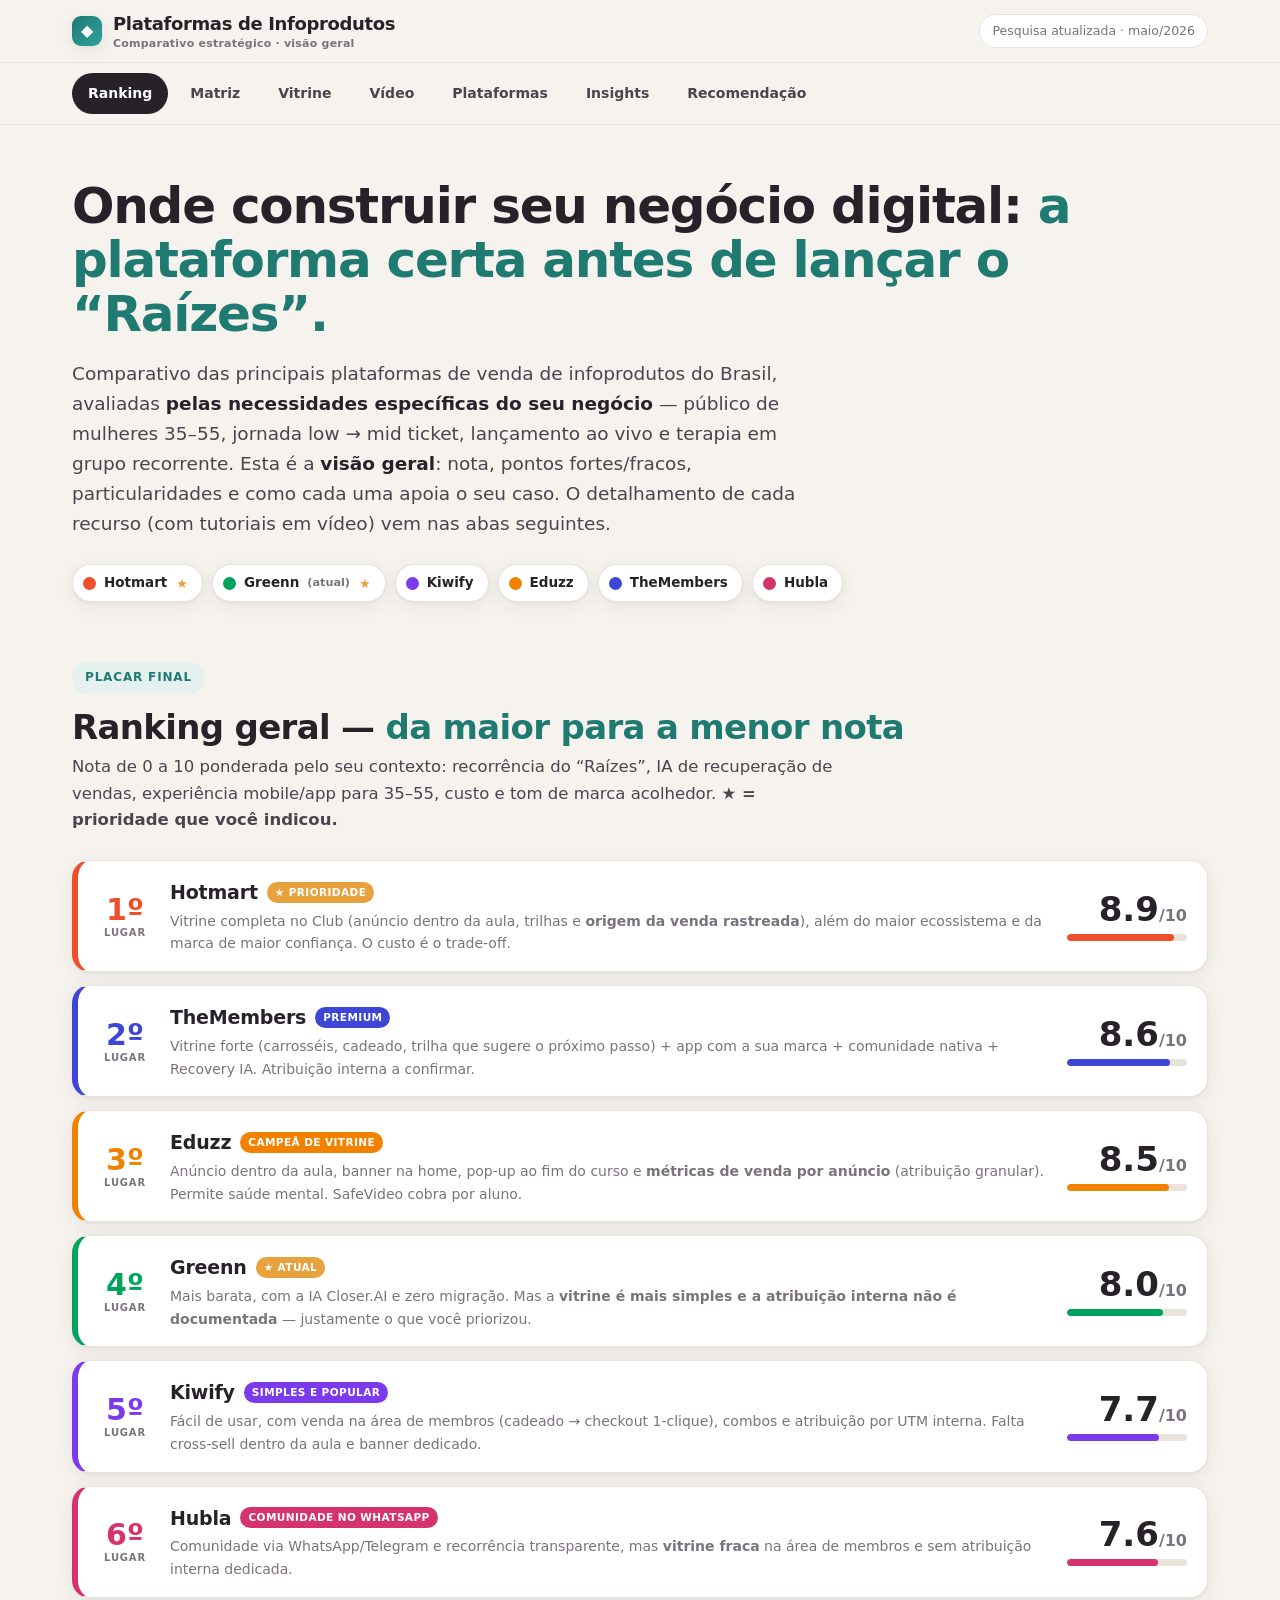
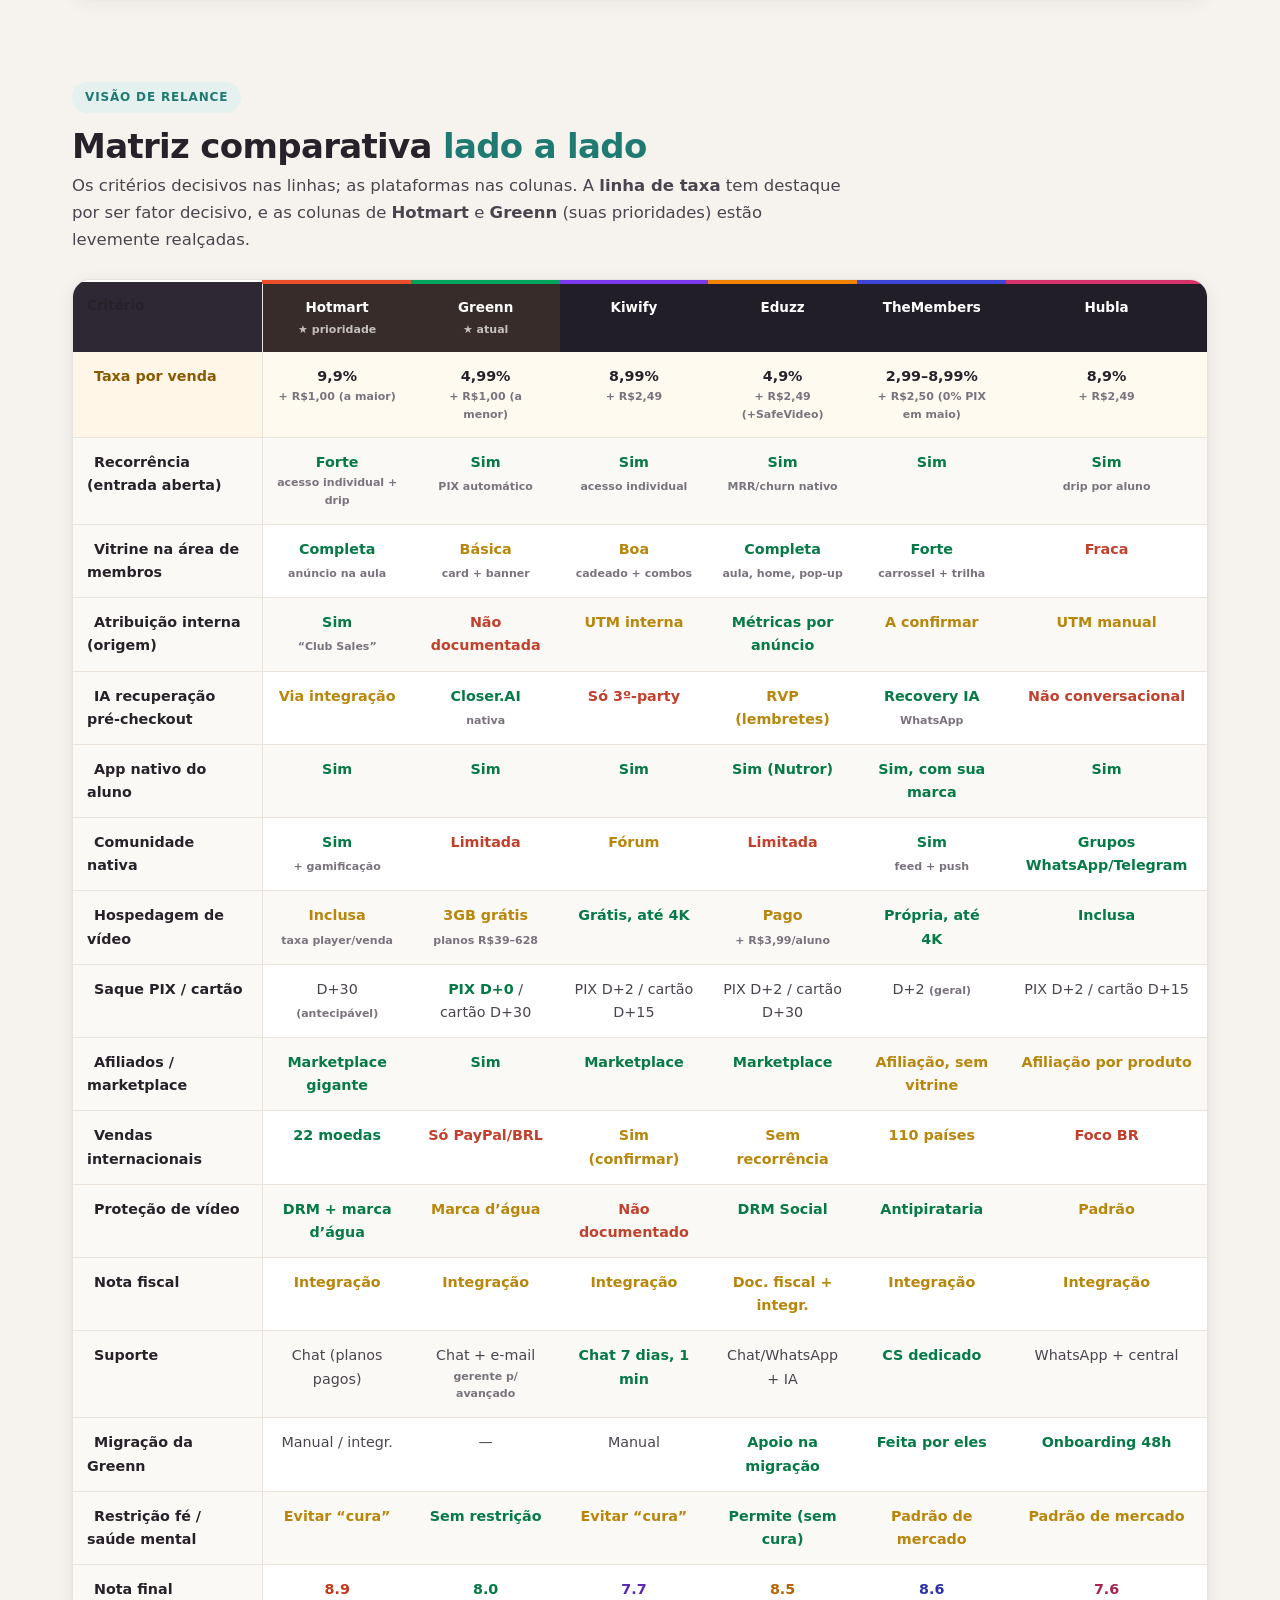
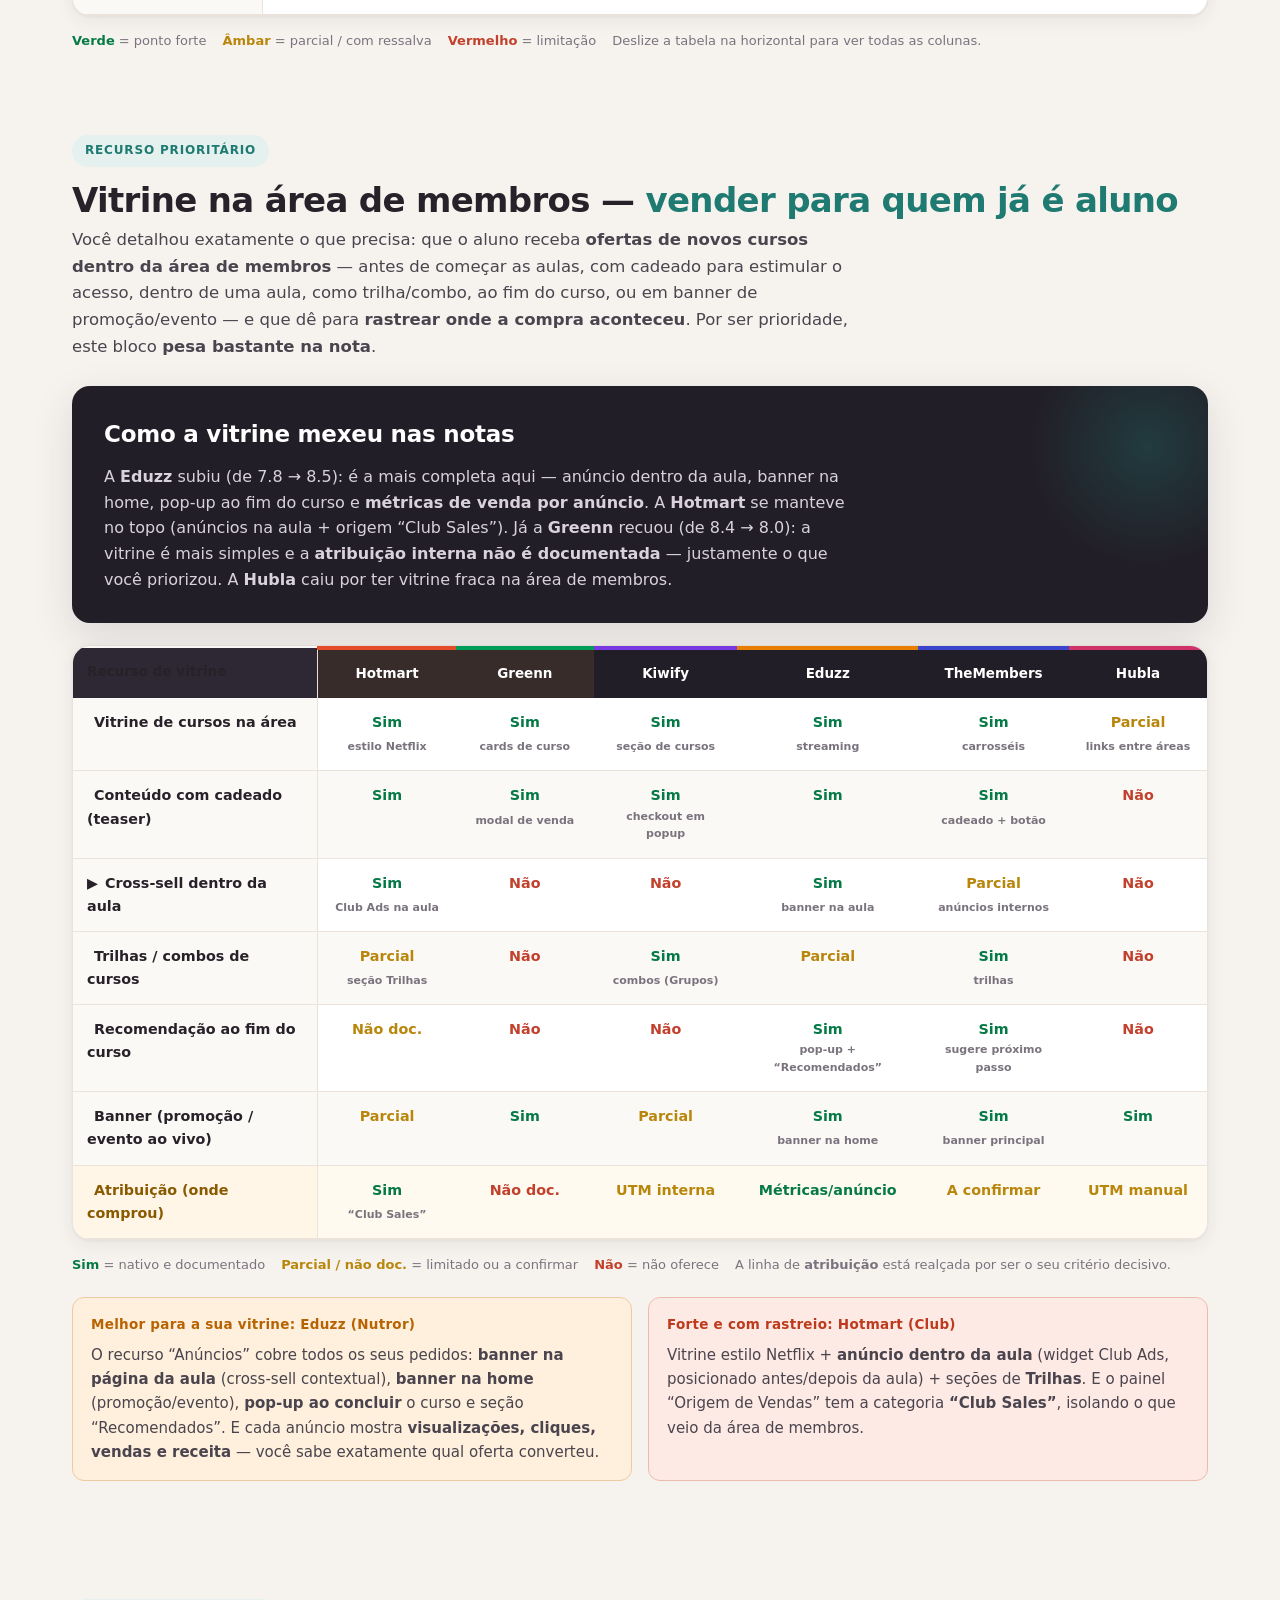
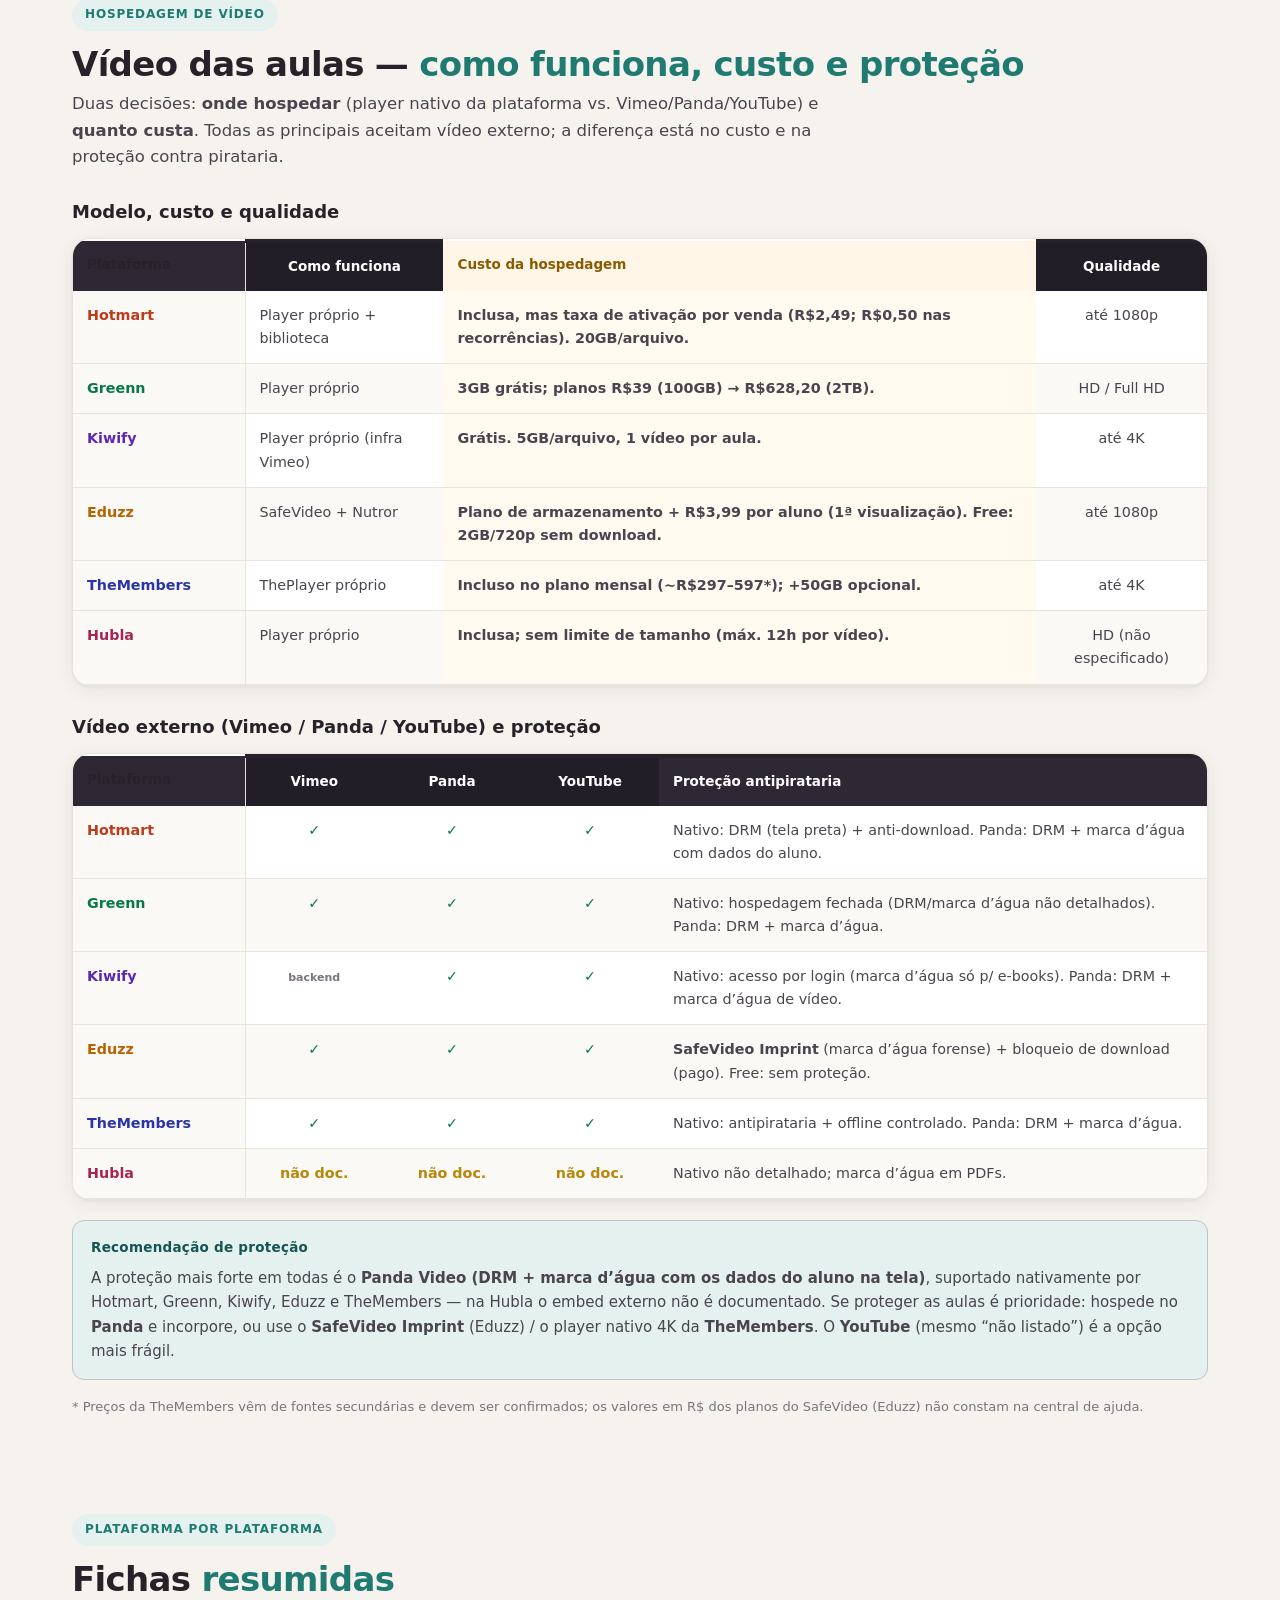
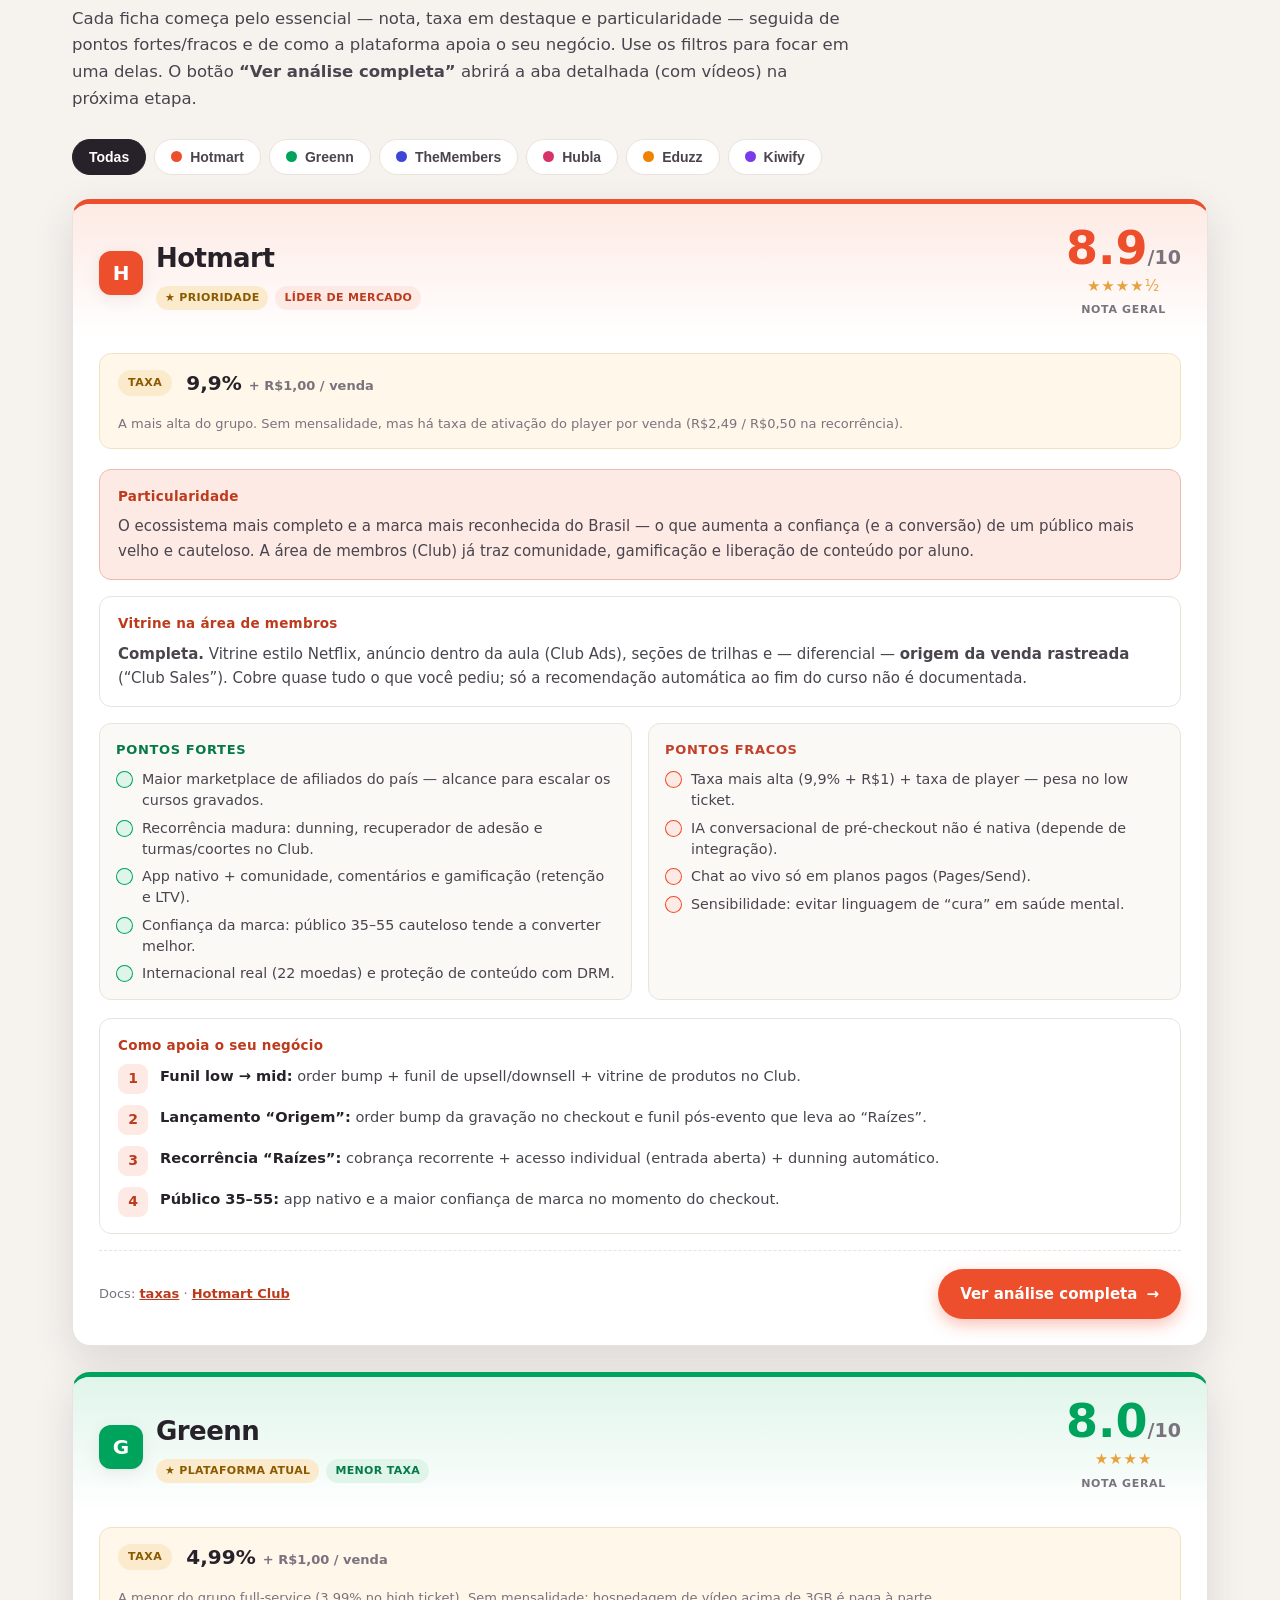
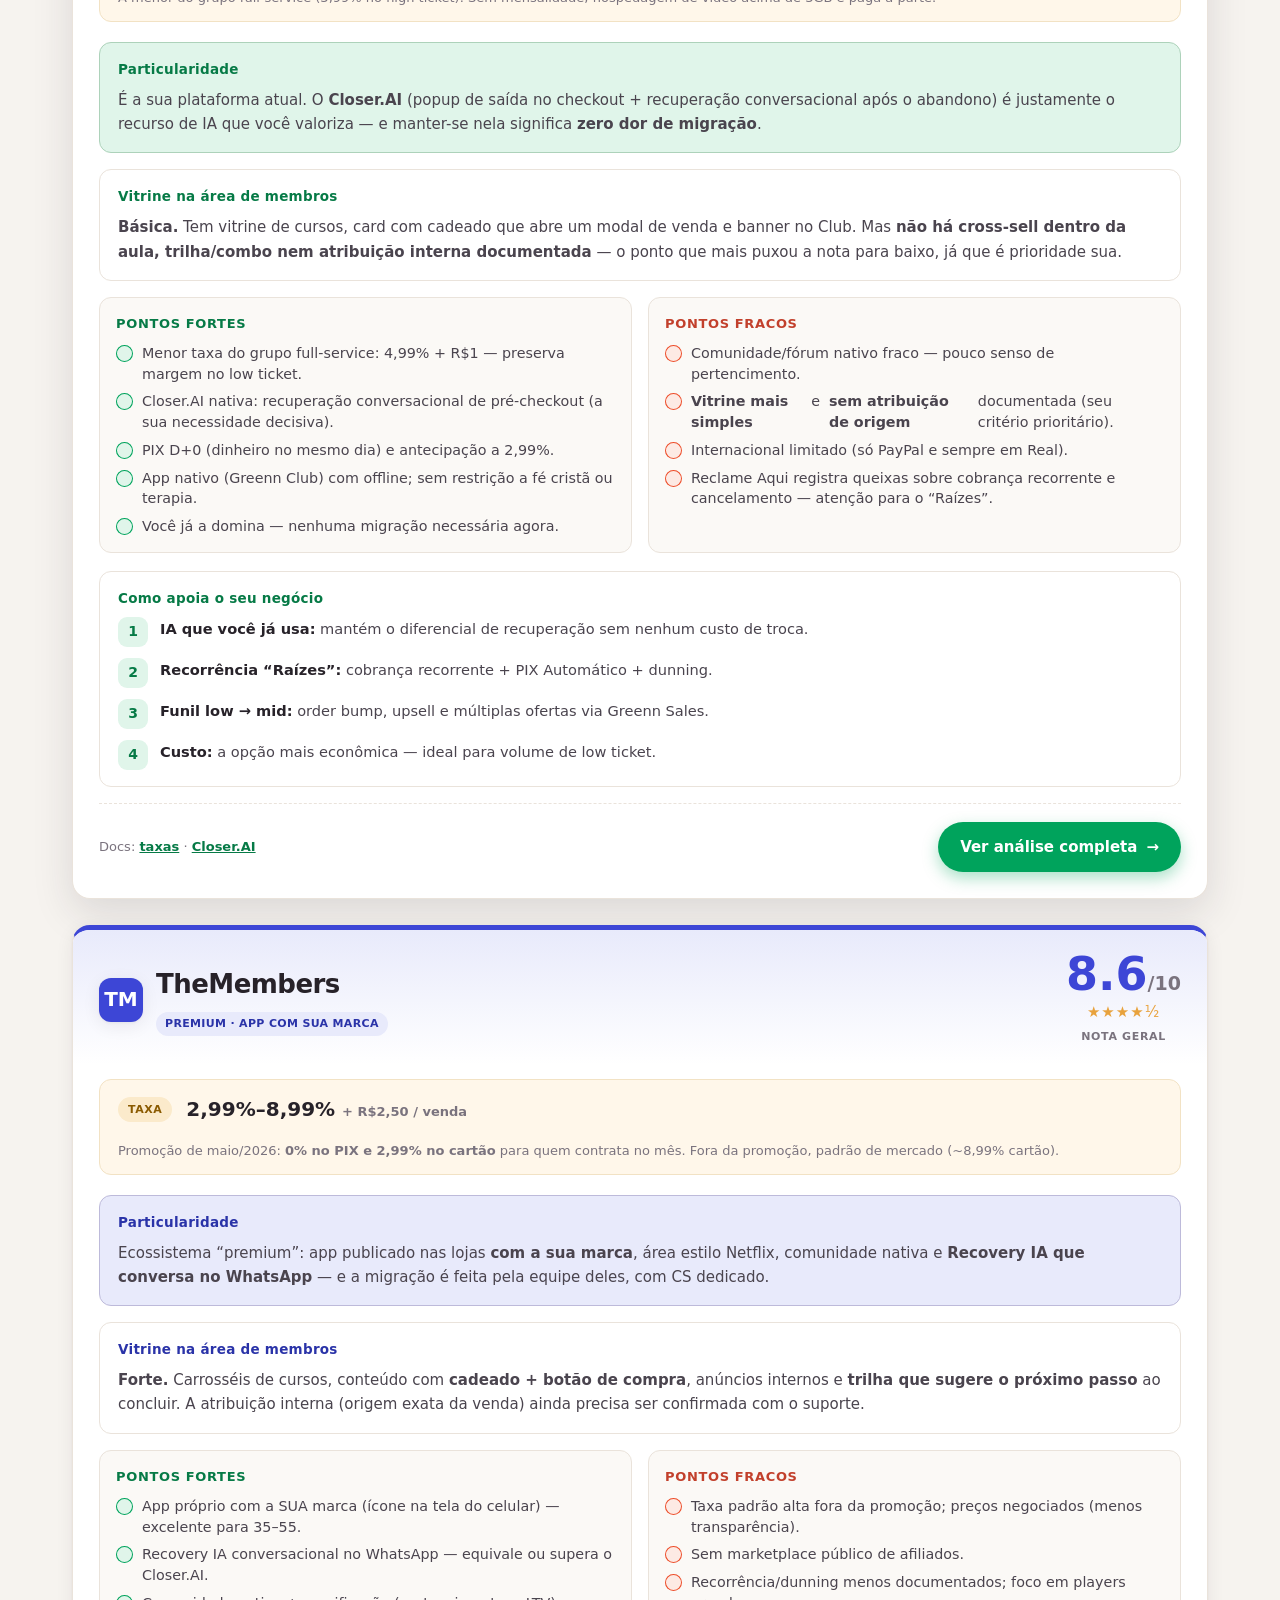
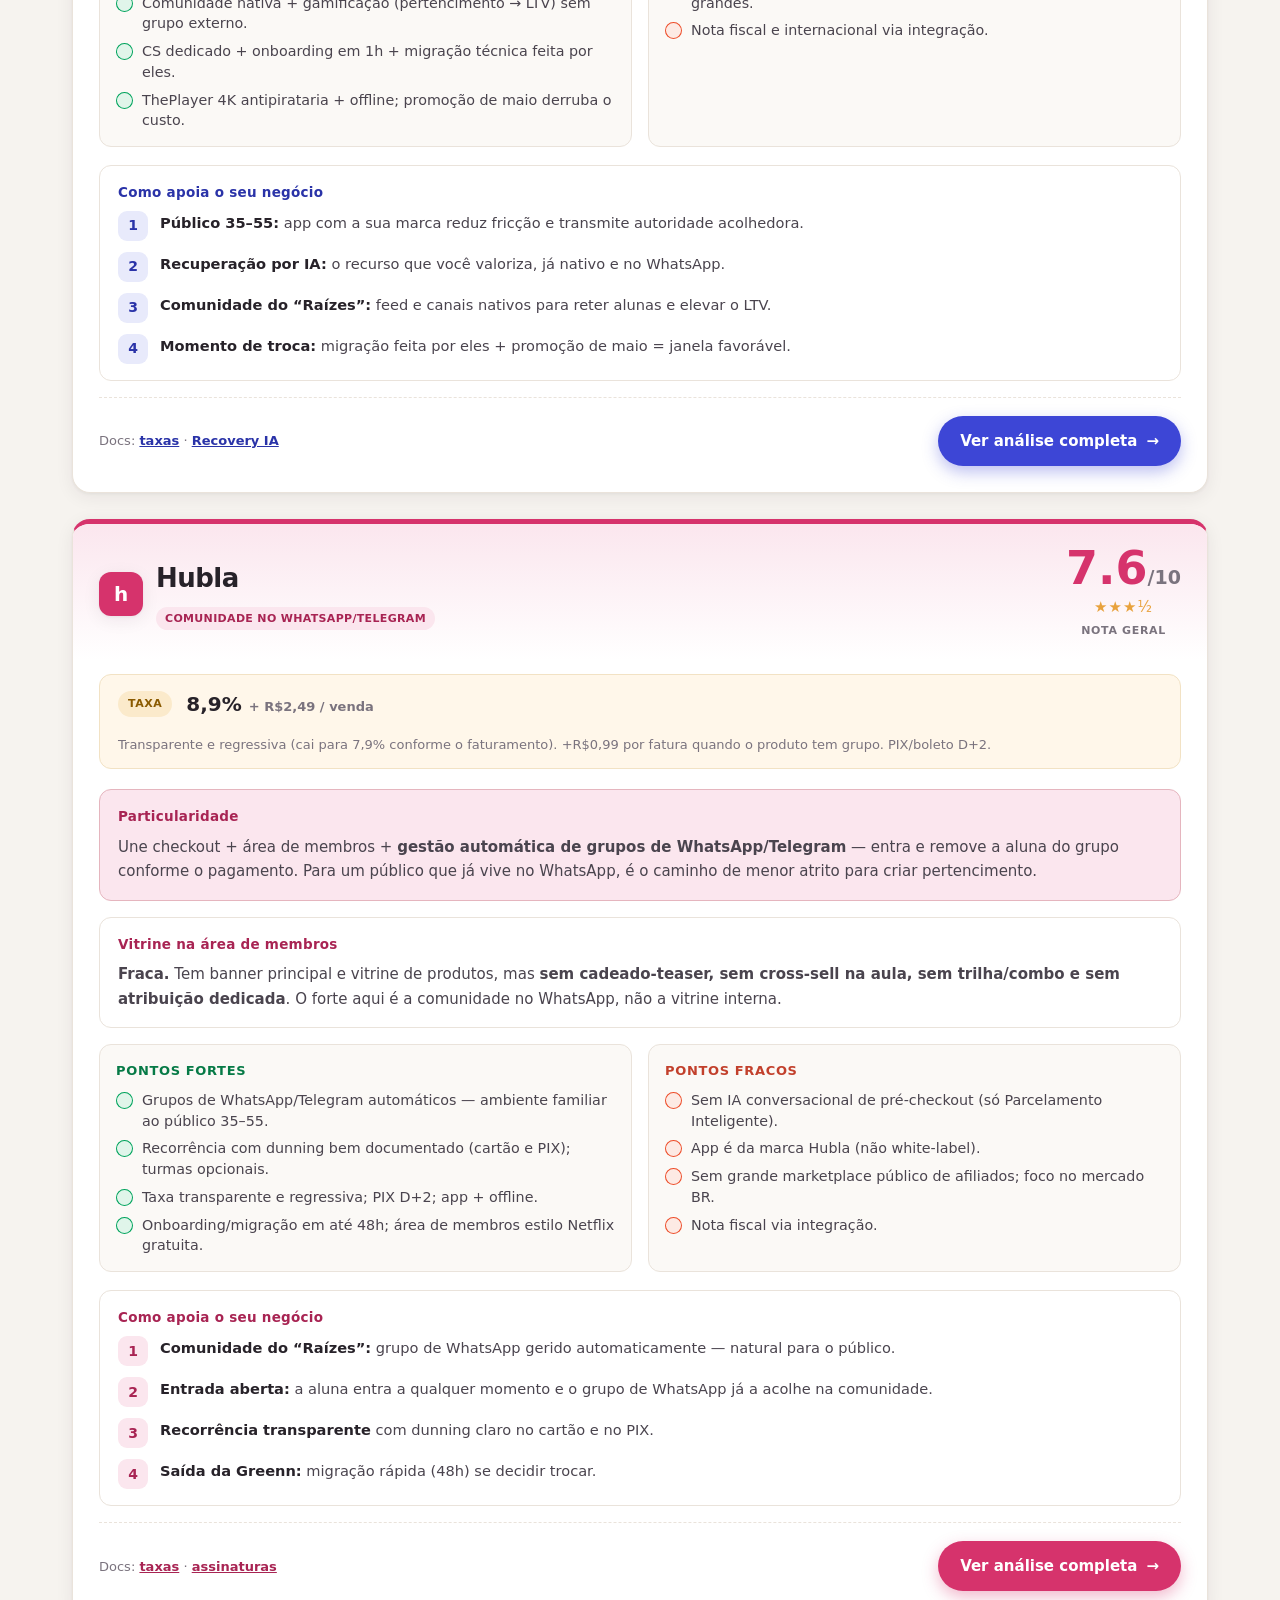
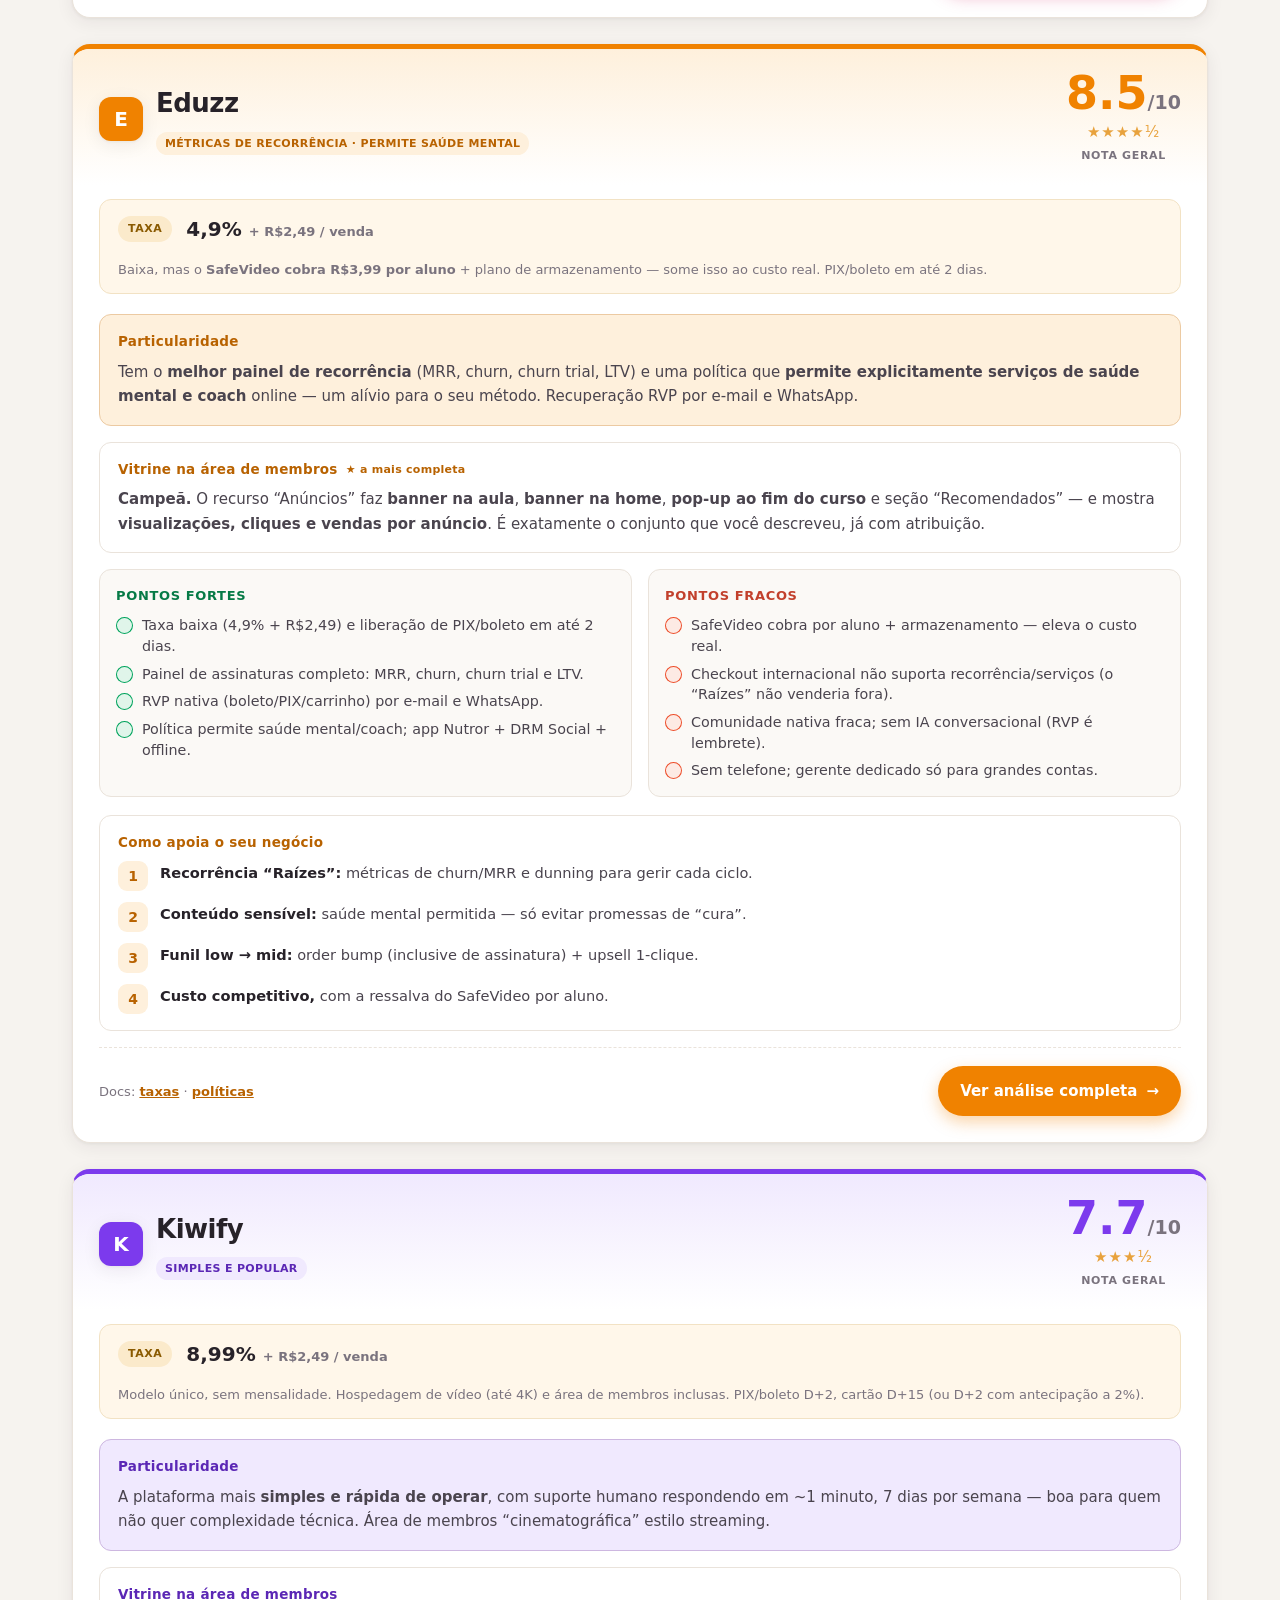
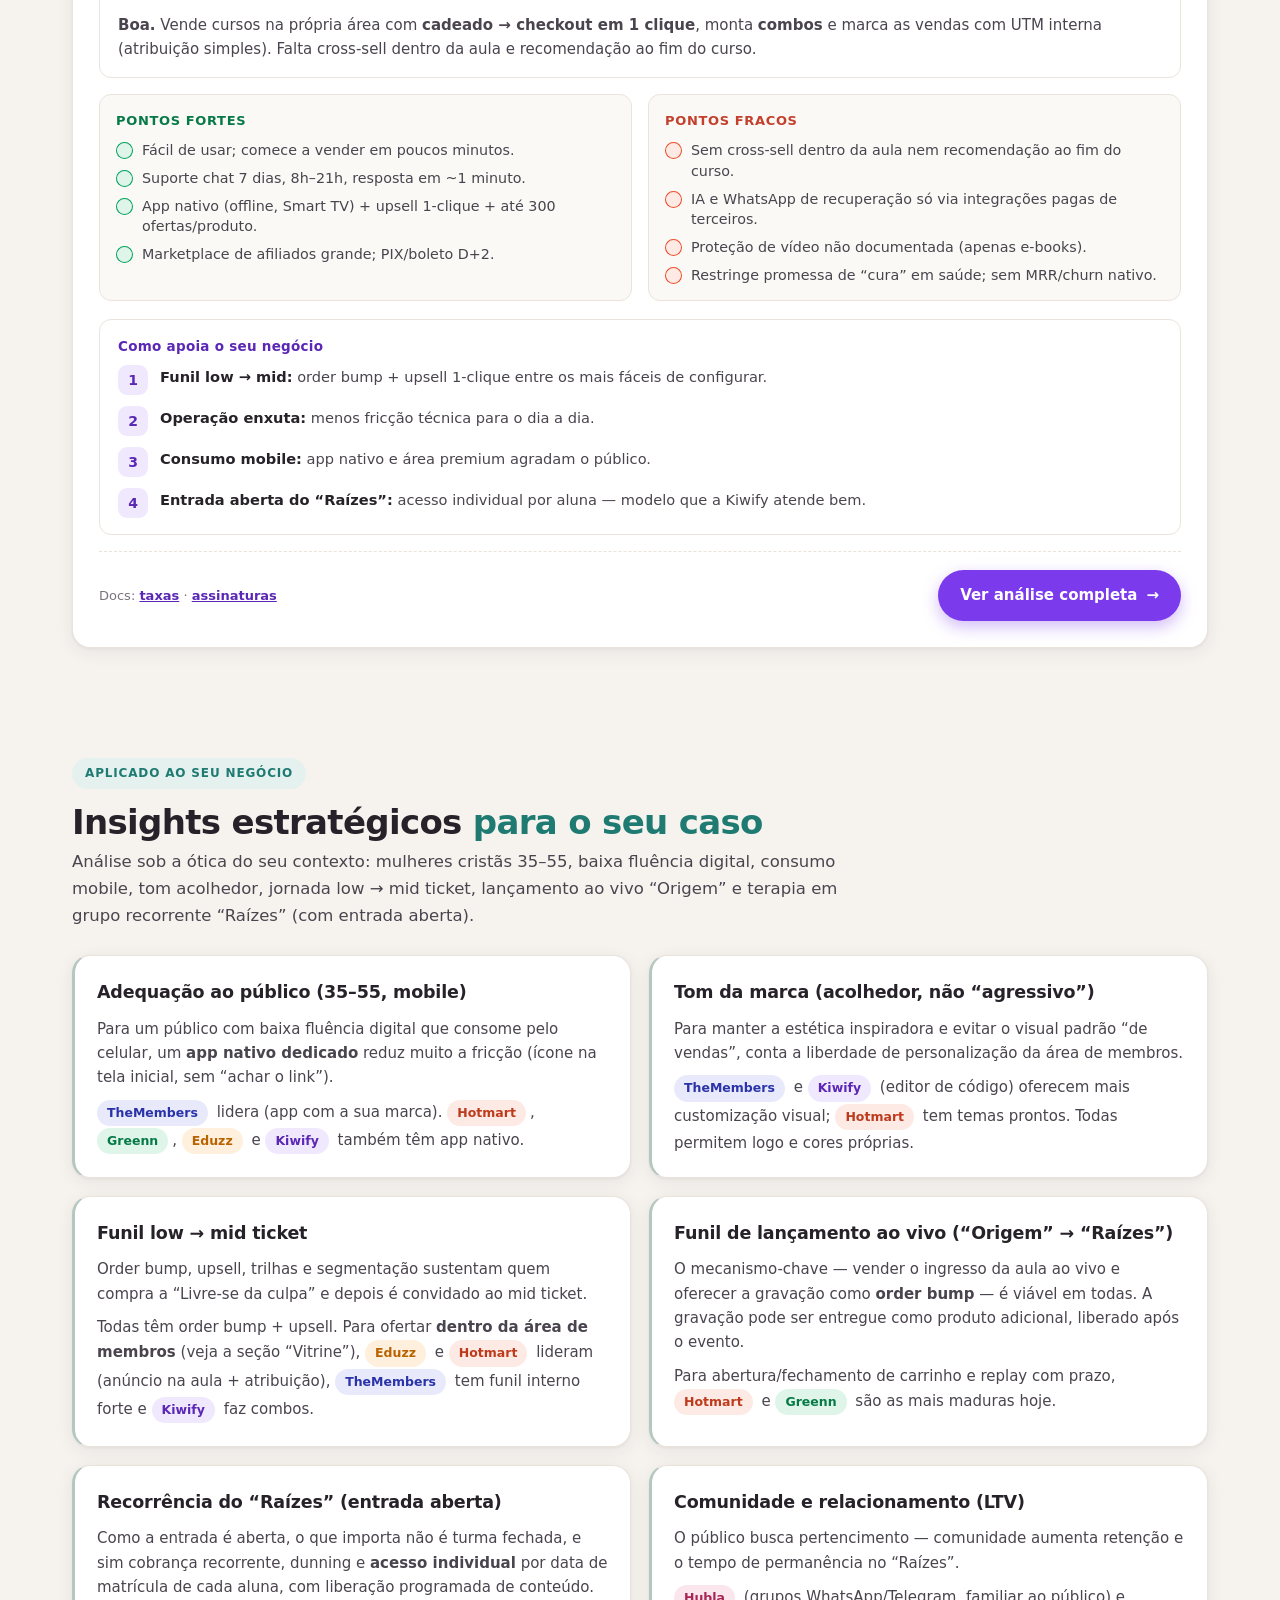
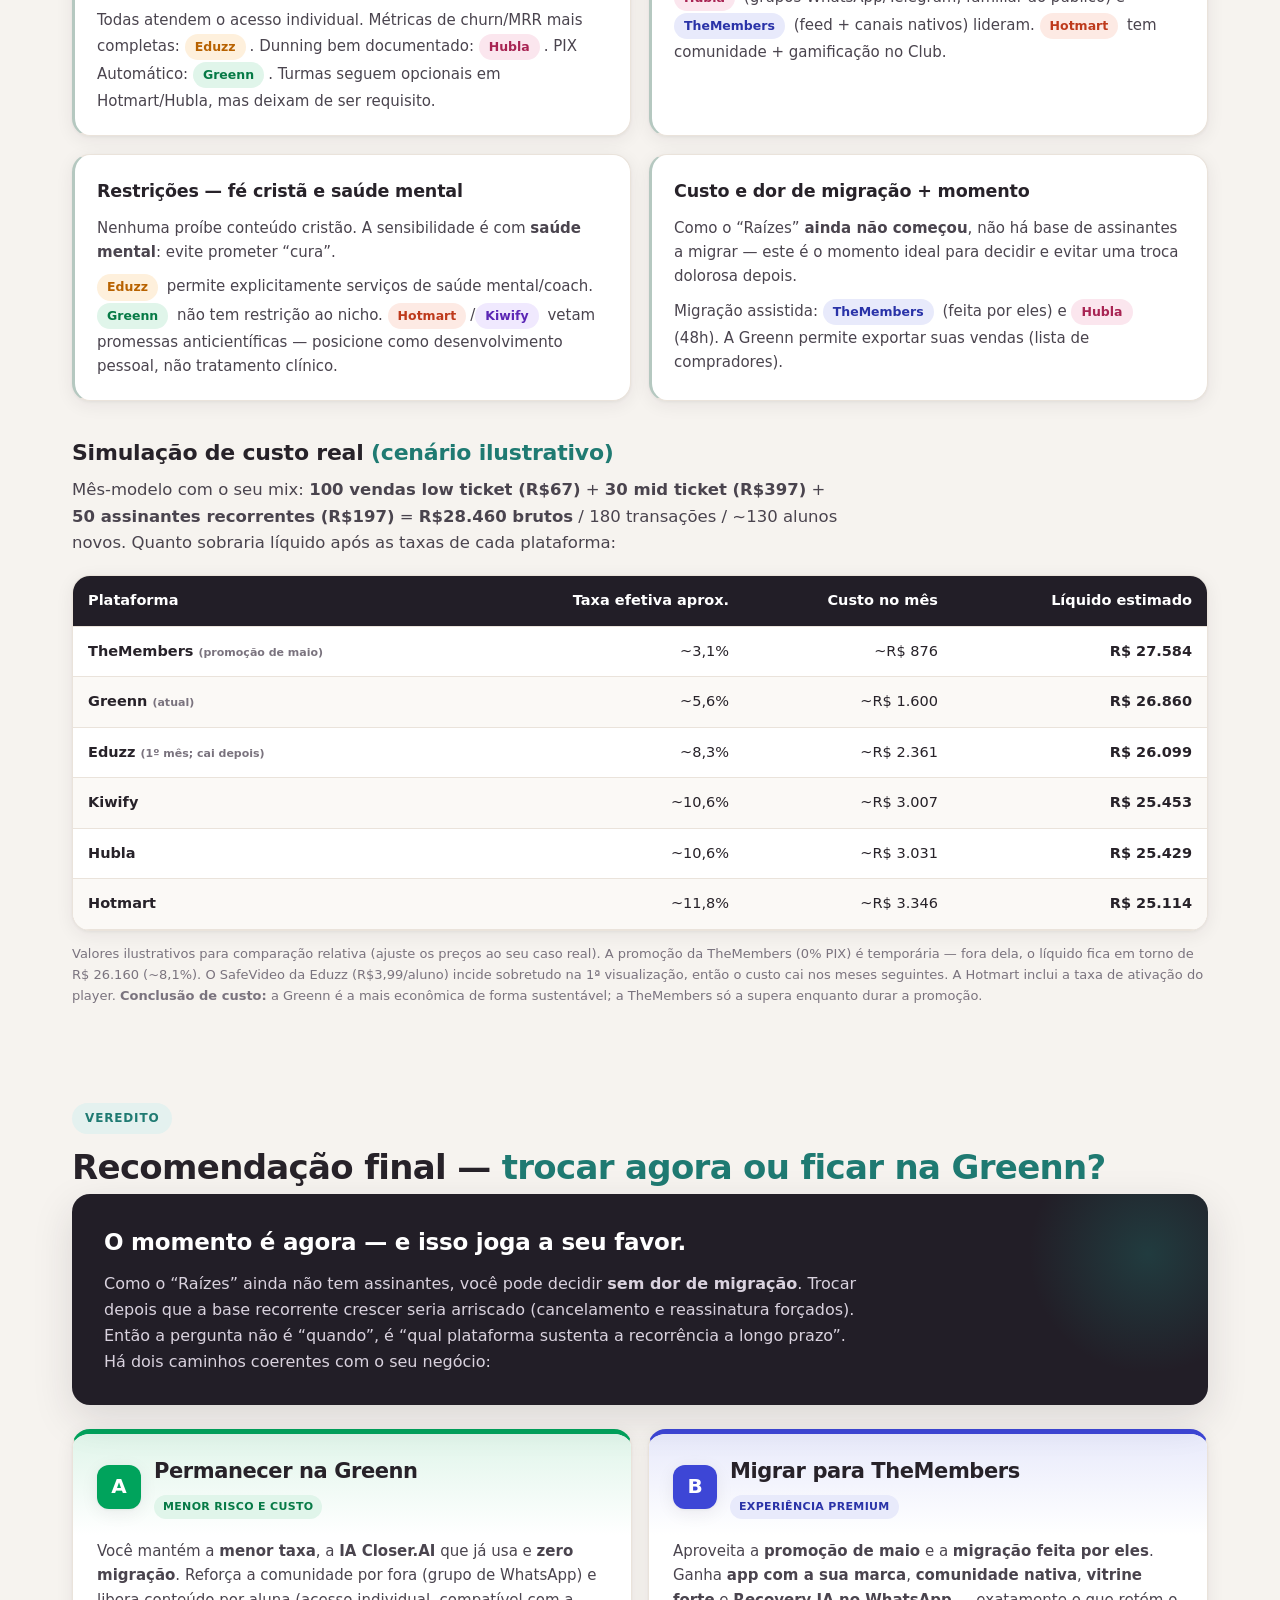
<file: index.html>
<!DOCTYPE html>
<html lang="pt-BR">
<head>
<meta charset="UTF-8">
<meta name="viewport" content="width=device-width, initial-scale=1.0">
<title>Comparativo de Plataformas de Infoprodutos — Visão Geral</title>
<style>
  :root{
    /* Base neutra e quente (tom acolhedor) */
    --bg:#F6F3EF;
    --surface:#FFFFFF;
    --surface-2:#FBF9F6;
    --ink:#272229;
    --ink-soft:#4A444E;
    --muted:#7A737E;
    --line:#EAE3DB;
    --line-strong:#DcD3C8;
    --dark:#221E27;          /* faixas escuras de destaque */
    --dark-2:#2D2833;

    /* Acento global (calmo, bem-estar) */
    --brand:#1F7A72;
    --brand-dark:#13564F;
    --brand-soft:#E4F1EF;

    /* Acentos por marca (variáveis — fáceis de ajustar) */
    --hotmart:#ED4E2B;  --hotmart-dark:#BE3A1C; --hotmart-soft:#FDEAE4;
    --greenn:#00A35C;   --greenn-dark:#067A46;  --greenn-soft:#E0F5EA;
    --kiwify:#7C3AED;   --kiwify-dark:#5B27B5;  --kiwify-soft:#F0E9FE;
    --eduzz:#F08200;    --eduzz-dark:#B86200;   --eduzz-soft:#FEF0DC;
    --members:#3D46D6;  --members-dark:#2A33A8; --members-soft:#E8EAFB;
    --hubla:#D6336C;    --hubla-dark:#A82453;   --hubla-soft:#FBE6EE;

    --radius:18px;
    --radius-sm:12px;
    --shadow:0 4px 18px rgba(40,34,45,.07), 0 1px 3px rgba(40,34,45,.05);
    --shadow-lg:0 14px 40px rgba(40,34,45,.13);
    --maxw:1180px;
    --font:'Segoe UI',system-ui,-apple-system,'Helvetica Neue',Arial,sans-serif;
  }

  *{box-sizing:border-box}
  html{scroll-behavior:smooth}
  body{
    margin:0;font-family:var(--font);background:var(--bg);color:var(--ink);
    font-size:17px;line-height:1.62;-webkit-font-smoothing:antialiased;
  }
  a{color:inherit}
  .wrap{max-width:var(--maxw);margin:0 auto;padding:0 22px}

  /* ---------- Acento por seção/plataforma ---------- */
  .acc-hotmart{--accent:var(--hotmart);--accent-dark:var(--hotmart-dark);--accent-soft:var(--hotmart-soft)}
  .acc-greenn {--accent:var(--greenn); --accent-dark:var(--greenn-dark); --accent-soft:var(--greenn-soft)}
  .acc-kiwify {--accent:var(--kiwify); --accent-dark:var(--kiwify-dark); --accent-soft:var(--kiwify-soft)}
  .acc-eduzz  {--accent:var(--eduzz);  --accent-dark:var(--eduzz-dark);  --accent-soft:var(--eduzz-soft)}
  .acc-members{--accent:var(--members);--accent-dark:var(--members-dark);--accent-soft:var(--members-soft)}
  .acc-hubla  {--accent:var(--hubla);  --accent-dark:var(--hubla-dark);  --accent-soft:var(--hubla-soft)}
  .acc-brand  {--accent:var(--brand);  --accent-dark:var(--brand-dark);  --accent-soft:var(--brand-soft)}

  /* ---------- Top bar ---------- */
  header.top{
    position:sticky;top:0;z-index:60;background:rgba(246,243,239,.92);
    backdrop-filter:blur(10px);border-bottom:1px solid var(--line);
  }
  .top .wrap{display:flex;align-items:center;gap:16px;height:62px}
  .logo{display:flex;align-items:center;gap:11px;font-weight:800;letter-spacing:-.02em;font-size:18px}
  .logo .dot{width:30px;height:30px;border-radius:9px;background:linear-gradient(135deg,var(--brand),#2EA39A);
    display:grid;place-items:center;color:#fff;font-size:16px;box-shadow:var(--shadow)}
  .logo small{display:block;font-weight:600;color:var(--muted);font-size:11px;letter-spacing:.02em;margin-top:-3px}
  .top .spacer{flex:1}
  .top .badge-date{font-size:12.5px;color:var(--muted);background:var(--surface);border:1px solid var(--line);
    padding:6px 12px;border-radius:999px;white-space:nowrap}
  @media(max-width:680px){.top .badge-date{display:none}}

  /* ---------- Sticky section nav ---------- */
  nav.sub{position:sticky;top:62px;z-index:50;background:rgba(246,243,239,.92);backdrop-filter:blur(10px);
    border-bottom:1px solid var(--line)}
  nav.sub .wrap{display:flex;gap:6px;overflow-x:auto;padding-top:10px;padding-bottom:10px;scrollbar-width:none}
  nav.sub .wrap::-webkit-scrollbar{display:none}
  nav.sub a{flex:0 0 auto;text-decoration:none;font-weight:700;font-size:14px;color:var(--ink-soft);
    padding:8px 15px;border-radius:999px;border:1px solid transparent;transition:.18s}
  nav.sub a:hover{background:var(--surface);border-color:var(--line)}
  nav.sub a.on{background:var(--ink);color:#fff}

  /* ---------- Hero ---------- */
  .hero{padding:54px 0 18px}
  .hero h1{font-size:clamp(30px,4.6vw,50px);line-height:1.08;letter-spacing:-.025em;margin:0 0 18px;font-weight:850}
  .hero h1 .hl{color:var(--brand)}
  .hero .lead{font-size:18.5px;color:var(--ink-soft);max-width:760px;margin:0 0 26px}
  .hero .lead b{color:var(--ink)}
  .legend{display:flex;flex-wrap:wrap;gap:9px;margin-top:6px}
  .chip{display:inline-flex;align-items:center;gap:8px;background:var(--surface);border:1px solid var(--line);
    padding:7px 14px 7px 10px;border-radius:999px;font-weight:700;font-size:13.5px;box-shadow:var(--shadow);cursor:default}
  .chip .sw{width:13px;height:13px;border-radius:50%;background:var(--c)}
  .chip.prio::after{content:"★";color:#E8A23D;font-size:13px;margin-left:1px}

  /* ---------- Section heads ---------- */
  section{padding:42px 0;scroll-margin-top:120px}
  .eyebrow{display:inline-flex;align-items:center;gap:8px;font-weight:800;letter-spacing:.07em;text-transform:uppercase;
    font-size:12px;color:var(--brand);background:var(--brand-soft);padding:6px 13px;border-radius:999px;margin-bottom:14px}
  h2.sec{font-size:clamp(24px,3.3vw,34px);letter-spacing:-.02em;margin:0 0 8px;font-weight:840;line-height:1.12}
  h2.sec .hl{color:var(--brand)}
  .sec-intro{color:var(--ink-soft);max-width:780px;margin:0 0 26px;font-size:16.5px}

  /* ---------- Ranking ---------- */
  .rank-list{display:flex;flex-direction:column;gap:13px}
  .rank{display:grid;grid-template-columns:54px 1fr auto;align-items:center;gap:18px;background:var(--surface);
    border:1px solid var(--line);border-left:6px solid var(--accent);border-radius:var(--radius);padding:16px 20px;box-shadow:var(--shadow);
    transition:.2s;position:relative}
  .rank:hover{transform:translateY(-2px);box-shadow:var(--shadow-lg)}
  .rank .pos{font-size:30px;font-weight:850;color:var(--accent);text-align:center;line-height:1}
  .rank .pos small{display:block;font-size:10px;color:var(--muted);font-weight:700;letter-spacing:.08em;margin-top:3px}
  .rank .who{min-width:0}
  .rank .who .nm{font-weight:820;font-size:19px;letter-spacing:-.01em;display:flex;align-items:center;gap:9px;flex-wrap:wrap}
  .rank .who .nm .tag{font-size:10.5px;font-weight:800;letter-spacing:.04em;text-transform:uppercase;color:#fff;
    background:var(--accent);padding:2px 8px;border-radius:999px}
  .rank .who .nm .tag.prio{background:#E8A23D}
  .rank .who .desc{color:var(--muted);font-size:14px;margin-top:2px}
  .rank .score{text-align:right;min-width:120px}
  .rank .score .n{font-size:34px;font-weight:860;line-height:1;color:var(--ink)}
  .rank .score .n span{font-size:16px;color:var(--muted);font-weight:700}
  .rank .bar{height:7px;border-radius:999px;background:var(--line);margin-top:8px;overflow:hidden;width:120px;margin-left:auto}
  .rank .bar i{display:block;height:100%;border-radius:999px;background:var(--accent)}
  @media(max-width:620px){
    .rank{grid-template-columns:42px 1fr;gap:12px;padding:14px}
    .rank .score{grid-column:2;text-align:left;margin-top:4px}
    .rank .bar{margin-left:0}
    .rank .score .n{font-size:28px}
  }

  /* ---------- Matriz ---------- */
  .matrix-wrap{background:var(--surface);border:1px solid var(--line);border-radius:var(--radius);box-shadow:var(--shadow);overflow:hidden}
  .matrix-scroll{overflow-x:auto;-webkit-overflow-scrolling:touch}
  table.matrix{border-collapse:collapse;width:100%;min-width:880px;font-size:14.3px}
  table.matrix th,table.matrix td{padding:13px 14px;text-align:left;vertical-align:top;border-bottom:1px solid var(--line)}
  table.matrix thead th{position:sticky;top:0;background:var(--dark);color:#fff;font-size:13.5px;z-index:2;text-align:center;
    border-bottom:none;font-weight:780}
  table.matrix thead th .sc{display:block;font-size:11px;font-weight:700;opacity:.7;margin-top:2px}
  table.matrix thead th.crit{text-align:left;background:var(--dark-2)}
  table.matrix th.rowh{position:sticky;left:0;background:var(--surface-2);font-weight:780;z-index:1;min-width:172px;
    border-right:1px solid var(--line);color:var(--ink)}
  table.matrix th.rowh .ic{margin-right:7px}
  table.matrix td{text-align:center;color:var(--ink-soft);min-width:138px}
  table.matrix tbody tr:nth-child(even) td,table.matrix tbody tr:nth-child(even) th.rowh{background:var(--surface-2)}
  table.matrix tbody tr:hover td{background:var(--brand-soft)}
  /* coluna por marca: faixa de cor no topo via thead */
  th.col{border-top:4px solid var(--cc)}
  .colprio{box-shadow:inset 0 0 0 9999px rgba(232,162,61,.10)}
  /* linha taxa em destaque */
  tr.fee th.rowh{background:#FFF6E8 !important;color:#8A5A00}
  tr.fee td{background:#FFFaF0 !important;font-weight:800;color:var(--ink)}
  tr.fee td .eff{display:block;font-size:11px;font-weight:600;color:var(--muted)}
  .yes{color:var(--greenn-dark);font-weight:800}
  .no{color:#C2402C;font-weight:800}
  .partial{color:#B8860B;font-weight:780}
  .mtag{display:inline-block;font-size:11px;font-weight:700;color:var(--muted)}
  .legend-mini{display:flex;flex-wrap:wrap;gap:16px;margin-top:14px;font-size:13px;color:var(--muted)}
  .legend-mini span b{font-weight:800}

  /* ---------- Buttons ---------- */
  .btn{display:inline-flex;align-items:center;gap:9px;font-weight:780;font-size:15px;text-decoration:none;cursor:pointer;
    border:none;border-radius:999px;padding:13px 22px;transition:.18s}
  .btn-accent{background:var(--accent);color:#fff;box-shadow:0 6px 16px color-mix(in srgb,var(--accent) 34%,transparent)}
  .btn-accent:hover{filter:brightness(1.05);transform:translateY(-1px)}
  .btn-ghost{background:transparent;color:var(--accent);border:1.6px solid color-mix(in srgb,var(--accent) 40%,transparent)}
  .btn-ghost:hover{background:var(--accent-soft)}
  .btn .arw{transition:.18s}
  .btn:hover .arw{transform:translateX(3px)}

  /* ---------- Platform cards ---------- */
  .filterbar{display:flex;flex-wrap:wrap;gap:8px;margin-bottom:24px}
  .fbtn{cursor:pointer;border:1px solid var(--line);background:var(--surface);border-radius:999px;padding:9px 16px;
    font-weight:760;font-size:14px;color:var(--ink-soft);display:inline-flex;align-items:center;gap:8px;transition:.16s}
  .fbtn .sw{width:11px;height:11px;border-radius:50%;background:var(--c)}
  .fbtn:hover{border-color:var(--line-strong)}
  .fbtn.on{background:var(--ink);color:#fff;border-color:var(--ink)}
  .fbtn.on .sw{box-shadow:0 0 0 2px rgba(255,255,255,.5)}

  .pcard{background:var(--surface);border:1px solid var(--line);border-top:5px solid var(--accent);border-radius:var(--radius);
    box-shadow:var(--shadow);overflow:hidden;margin-bottom:26px}
  .pcard.prio{box-shadow:var(--shadow-lg)}
  .pcard .phead{display:grid;grid-template-columns:1fr auto;gap:20px;padding:24px 26px 20px;
    background:linear-gradient(180deg,var(--accent-soft),transparent)}
  .pcard .pname{display:flex;align-items:center;gap:13px;flex-wrap:wrap}
  .pcard .pmark{width:44px;height:44px;border-radius:12px;background:var(--accent);color:#fff;display:grid;place-items:center;
    font-weight:850;font-size:20px;box-shadow:var(--shadow)}
  .pcard h3{margin:0;font-size:26px;letter-spacing:-.02em;font-weight:850}
  .pcard .tags{display:flex;gap:7px;flex-wrap:wrap;margin-top:7px}
  .pcard .tg{font-size:11px;font-weight:800;letter-spacing:.03em;text-transform:uppercase;padding:3px 9px;border-radius:999px;
    background:var(--accent-soft);color:var(--accent-dark)}
  .pcard .tg.prio{background:#FBEACB;color:#8A5A00}
  .pcard .tg.neutral{background:var(--surface-2);color:var(--muted);border:1px solid var(--line)}
  .pcard .scorebox{text-align:center;min-width:104px}
  .pcard .scorebox .big{font-size:46px;font-weight:870;line-height:.9;color:var(--accent)}
  .pcard .scorebox .big span{font-size:19px;color:var(--muted)}
  .pcard .scorebox .stars{font-size:15px;letter-spacing:1px;margin-top:5px;color:#E8A23D}
  .pcard .scorebox .lbl{font-size:11px;color:var(--muted);font-weight:700;text-transform:uppercase;letter-spacing:.06em;margin-top:3px}

  .pbody{padding:6px 26px 26px}
  .pfee{display:flex;align-items:center;gap:14px;flex-wrap:wrap;background:#FFF7EA;border:1px solid #F2E2C4;border-radius:var(--radius-sm);
    padding:13px 18px;margin:8px 0 20px}
  .pfee .tagfee{font-size:11px;font-weight:850;letter-spacing:.05em;text-transform:uppercase;color:#8A5A00;
    background:#FBEACB;padding:4px 10px;border-radius:999px}
  .pfee .val{font-size:20px;font-weight:850;color:var(--ink)}
  .pfee .val small{font-size:13px;color:var(--muted);font-weight:700}
  .pfee .note{font-size:13px;color:var(--muted)}

  .two{display:grid;grid-template-columns:1fr 1fr;gap:16px;margin-bottom:18px}
  @media(max-width:640px){.two{grid-template-columns:1fr}.pcard .phead{grid-template-columns:1fr;padding:22px 20px 16px}.pbody{padding:6px 20px 22px}}
  .sw-box{border:1px solid var(--line);border-radius:var(--radius-sm);padding:15px 16px;background:var(--surface-2)}
  .sw-box h5{margin:0 0 9px;font-size:13px;letter-spacing:.05em;text-transform:uppercase;font-weight:820;display:flex;align-items:center;gap:7px}
  .sw-box.pro h5{color:var(--greenn-dark)}
  .sw-box.con h5{color:#C2402C}
  .sw-box ul{margin:0;padding:0;list-style:none;display:flex;flex-direction:column;gap:7px}
  .sw-box li{display:flex;gap:9px;font-size:14.3px;line-height:1.45;color:var(--ink-soft)}
  .sw-box li::before{content:"";flex:0 0 auto;width:17px;height:17px;border-radius:50%;margin-top:2px;
    background-repeat:no-repeat;background-position:center}
  .sw-box.pro li::before{background:var(--greenn-soft);box-shadow:inset 0 0 0 1px var(--greenn)}
  .sw-box.con li::before{background:var(--hotmart-soft);box-shadow:inset 0 0 0 1px var(--hotmart)}
  .sw-box.pro li::after{}
  /* check / x marks via small unicode in pseudo - simpler: use spans */

  .block{border:1px solid var(--line);border-radius:var(--radius-sm);padding:16px 18px;margin-bottom:16px;background:var(--surface)}
  .block.hl-accent{background:var(--accent-soft);border-color:color-mix(in srgb,var(--accent) 26%,var(--line))}
  .block h5{margin:0 0 7px;font-size:13.5px;font-weight:840;letter-spacing:.02em;display:flex;align-items:center;gap:8px;color:var(--accent-dark)}
  .block p{margin:0;font-size:15px;color:var(--ink-soft)}
  .block p + p{margin-top:8px}

  .needs{list-style:none;margin:0;padding:0;display:flex;flex-direction:column;gap:11px}
  .needs li{display:grid;grid-template-columns:30px 1fr;gap:12px;align-items:start;font-size:14.6px;color:var(--ink-soft)}
  .needs li .nn{width:30px;height:30px;border-radius:9px;background:var(--accent-soft);color:var(--accent-dark);
    font-weight:850;display:grid;place-items:center;font-size:14px}
  .needs li b{color:var(--ink)}

  .pfoot{display:flex;align-items:center;justify-content:space-between;gap:14px;flex-wrap:wrap;
    border-top:1px dashed var(--line);padding-top:18px;margin-top:6px}
  .pfoot .docs{font-size:13px;color:var(--muted)}
  .pfoot .docs a{color:var(--accent-dark);font-weight:700}

  /* ---------- Generic emoji icon badge ---------- */
  .ibadge{flex:0 0 auto;width:26px;height:26px;border-radius:8px;background:var(--accent-soft);display:inline-grid;place-items:center;font-size:14px}

  /* ---------- Dark banners ---------- */
  .banner{background:var(--dark);color:#fff;border-radius:var(--radius);padding:30px 32px;box-shadow:var(--shadow-lg);
    position:relative;overflow:hidden}
  .banner::after{content:"";position:absolute;right:-60px;top:-60px;width:240px;height:240px;border-radius:50%;
    background:radial-gradient(circle,var(--brand) 0%,transparent 70%);opacity:.32}
  .banner h3{margin:0 0 10px;font-size:23px;font-weight:840;letter-spacing:-.01em;position:relative}
  .banner p{margin:0;color:#D9D2DE;font-size:16px;max-width:760px;position:relative}
  .banner .row{display:flex;gap:14px;flex-wrap:wrap;margin-top:18px;position:relative}

  /* ---------- Insights grid ---------- */
  .igrid{display:grid;grid-template-columns:repeat(2,1fr);gap:18px}
  @media(max-width:760px){.igrid{grid-template-columns:1fr}}
  .icard{background:var(--surface);border:1px solid var(--line);border-radius:var(--radius);padding:22px 22px;box-shadow:var(--shadow)}
  .icard h4{margin:0 0 10px;font-size:17.5px;font-weight:840;letter-spacing:-.01em;display:flex;align-items:center;gap:10px}
  .icard h4 .ic{width:34px;height:34px;border-radius:10px;background:var(--brand-soft);display:grid;place-items:center;font-size:17px;flex:0 0 auto}
  .icard p{margin:0 0 9px;font-size:15px;color:var(--ink-soft)}
  .icard p:last-child{margin-bottom:0}
  .icard .pill{display:inline-block;font-size:12.5px;font-weight:800;padding:3px 10px;border-radius:999px;margin:1px 4px 1px 0}

  /* cost table */
  .cost-wrap{overflow-x:auto;border:1px solid var(--line);border-radius:var(--radius);box-shadow:var(--shadow);background:var(--surface)}
  table.cost{border-collapse:collapse;width:100%;min-width:680px;font-size:14.5px}
  table.cost th,table.cost td{padding:13px 15px;border-bottom:1px solid var(--line);text-align:right}
  table.cost th:first-child,table.cost td:first-child{text-align:left;font-weight:760}
  table.cost thead th{background:var(--dark);color:#fff;font-weight:780;text-align:right}
  table.cost thead th:first-child{text-align:left}
  table.cost tbody tr:nth-child(even) td{background:var(--surface-2)}
  table.cost .best{color:var(--greenn-dark);font-weight:850}
  table.cost .liq{font-weight:850;color:var(--ink)}
  .assump{font-size:13px;color:var(--muted);margin-top:12px}

  /* ---------- Footer ---------- */
  footer{background:var(--dark);color:#C9C2CE;padding:40px 0 50px;margin-top:30px}
  footer h4{color:#fff;font-size:15px;margin:0 0 12px;letter-spacing:.02em}
  footer .cols{display:grid;grid-template-columns:1.4fr 1fr 1fr;gap:30px}
  @media(max-width:760px){footer .cols{grid-template-columns:1fr}}
  footer a{color:#B9D9D4;text-decoration:none;font-size:13.5px}
  footer a:hover{text-decoration:underline}
  footer ul{list-style:none;margin:0;padding:0;display:flex;flex-direction:column;gap:7px}
  footer .disc{font-size:12.5px;color:#8E8794;border-top:1px solid #3A3540;margin-top:26px;padding-top:18px;line-height:1.6}

  .hide{display:none !important}

  /* ===== Navegação fluida + ícones minimalistas ===== */
  /* revelar ao rolar (só ativa com JS via html.anim; sem JS, tudo visível) */
  html.anim .rank,html.anim .pcard,html.anim .icard,html.anim .banner,html.anim .matrix-wrap,html.anim .cost-wrap{opacity:0;transform:translateY(22px);transition:opacity .6s ease, transform .55s cubic-bezier(.2,.75,.25,1)}
  html.anim .is-in{opacity:1 !important;transform:none !important}
  @media (prefers-reduced-motion:reduce){html.anim .rank,html.anim .pcard,html.anim .icard,html.anim .banner,html.anim .matrix-wrap,html.anim .cost-wrap{opacity:1;transform:none;transition:none}}
  /* hover/transições fluidas */
  .pcard{transition:transform .3s cubic-bezier(.2,.75,.25,1), box-shadow .25s, border-color .25s, opacity .6s ease}
  .pcard:hover{transform:translateY(-4px);box-shadow:var(--shadow-lg)}
  .rank{transition:transform .22s ease, box-shadow .22s, opacity .6s ease}
  .rank:hover{transform:translateX(4px)}
  .icard{transition:transform .25s, box-shadow .25s, opacity .6s ease;border-left:3px solid color-mix(in srgb,var(--brand) 26%, var(--line))}
  .icard:hover{transform:translateY(-3px);box-shadow:var(--shadow-lg)}
  .btn{transition:transform .18s, filter .18s, box-shadow .18s}
  .btn:hover{transform:translateY(-1px)}
  /* ícones minimalistas: esconder os badges decorativos dos insights */
  .icard h4 .ic{display:none}
  .icard h4{gap:0}
</style>
<script>document.documentElement.classList.add('anim')</script>
</head>
<body>

<!-- ============ TOP ============ -->
<header class="top">
  <div class="wrap">
    <div class="logo">
      <span class="dot">◆</span>
      <span>Plataformas de Infoprodutos
        <small>Comparativo estratégico · visão geral</small>
      </span>
    </div>
    <div class="spacer"></div>
    <span class="badge-date">Pesquisa atualizada · maio/2026</span>
  </div>
</header>

<!-- ============ SUB NAV ============ -->
<nav class="sub">
  <div class="wrap" id="subnav">
    <a href="#ranking" class="on"> Ranking</a>
    <a href="#matriz"> Matriz</a>
    <a href="#vitrine"> Vitrine</a>
    <a href="#video"> Vídeo</a>
    <a href="#plataformas"> Plataformas</a>
    <a href="#insights"> Insights</a>
    <a href="#recomendacao"> Recomendação</a>
  </div>
</nav>

<!-- ============ HERO ============ -->
<div class="hero">
  <div class="wrap">
    <h1>Onde construir seu negócio digital: <span class="hl">a plataforma certa antes de lançar o “Raízes”.</span></h1>
    <p class="lead">Comparativo das principais plataformas de venda de infoprodutos do Brasil, avaliadas <b>pelas necessidades específicas do seu negócio</b> — público de mulheres 35–55, jornada low → mid ticket, lançamento ao vivo e terapia em grupo recorrente. Esta é a <b>visão geral</b>: nota, pontos fortes/fracos, particularidades e como cada uma apoia o seu caso. O detalhamento de cada recurso (com tutoriais em vídeo) vem nas abas seguintes.</p>
    <div class="legend">
      <span class="chip prio" style="--c:var(--hotmart)"><span class="sw"></span>Hotmart</span>
      <span class="chip prio" style="--c:var(--greenn)"><span class="sw"></span>Greenn <small style="color:var(--muted);font-weight:600">(atual)</small></span>
      <span class="chip" style="--c:var(--kiwify)"><span class="sw"></span>Kiwify</span>
      <span class="chip" style="--c:var(--eduzz)"><span class="sw"></span>Eduzz</span>
      <span class="chip" style="--c:var(--members)"><span class="sw"></span>TheMembers</span>
      <span class="chip" style="--c:var(--hubla)"><span class="sw"></span>Hubla</span>
    </div>
  </div>
</div>

<!-- ============ RANKING ============ -->
<section id="ranking">
  <div class="wrap">
    <span class="eyebrow"> Placar final</span>
    <h2 class="sec">Ranking geral — <span class="hl">da maior para a menor nota</span></h2>
    <p class="sec-intro">Nota de 0 a 10 ponderada pelo seu contexto: recorrência do “Raízes”, IA de recuperação de vendas, experiência mobile/app para 35–55, custo e tom de marca acolhedor. <b>★ = prioridade que você indicou.</b></p>

    <div class="rank-list">

      <div class="rank acc-hotmart">
        <div class="pos">1º<small>LUGAR</small></div>
        <div class="who">
          <div class="nm">Hotmart <span class="tag prio">★ Prioridade</span></div>
          <div class="desc">Vitrine completa no Club (anúncio dentro da aula, trilhas e <b>origem da venda rastreada</b>), além do maior ecossistema e da marca de maior confiança. O custo é o trade-off.</div>
        </div>
        <div class="score"><div class="n">8.9<span>/10</span></div><div class="bar"><i style="width:89%"></i></div></div>
      </div>

      <div class="rank acc-members">
        <div class="pos">2º<small>LUGAR</small></div>
        <div class="who">
          <div class="nm">TheMembers <span class="tag">Premium</span></div>
          <div class="desc">Vitrine forte (carrosséis, cadeado, trilha que sugere o próximo passo) + app com a sua marca + comunidade nativa + Recovery IA. Atribuição interna a confirmar.</div>
        </div>
        <div class="score"><div class="n">8.6<span>/10</span></div><div class="bar"><i style="width:86%"></i></div></div>
      </div>

      <div class="rank acc-eduzz">
        <div class="pos">3º<small>LUGAR</small></div>
        <div class="who">
          <div class="nm">Eduzz <span class="tag">Campeã de vitrine</span></div>
          <div class="desc">Anúncio dentro da aula, banner na home, pop-up ao fim do curso e <b>métricas de venda por anúncio</b> (atribuição granular). Permite saúde mental. SafeVideo cobra por aluno.</div>
        </div>
        <div class="score"><div class="n">8.5<span>/10</span></div><div class="bar"><i style="width:85%"></i></div></div>
      </div>

      <div class="rank acc-greenn">
        <div class="pos">4º<small>LUGAR</small></div>
        <div class="who">
          <div class="nm">Greenn <span class="tag prio">★ Atual</span></div>
          <div class="desc">Mais barata, com a IA Closer.AI e zero migração. Mas a <b>vitrine é mais simples e a atribuição interna não é documentada</b> — justamente o que você priorizou.</div>
        </div>
        <div class="score"><div class="n">8.0<span>/10</span></div><div class="bar"><i style="width:80%"></i></div></div>
      </div>

      <div class="rank acc-kiwify">
        <div class="pos">5º<small>LUGAR</small></div>
        <div class="who">
          <div class="nm">Kiwify <span class="tag">Simples e popular</span></div>
          <div class="desc">Fácil de usar, com venda na área de membros (cadeado → checkout 1-clique), combos e atribuição por UTM interna. Falta cross-sell dentro da aula e banner dedicado.</div>
        </div>
        <div class="score"><div class="n">7.7<span>/10</span></div><div class="bar"><i style="width:77%"></i></div></div>
      </div>

      <div class="rank acc-hubla">
        <div class="pos">6º<small>LUGAR</small></div>
        <div class="who">
          <div class="nm">Hubla <span class="tag">Comunidade no WhatsApp</span></div>
          <div class="desc">Comunidade via WhatsApp/Telegram e recorrência transparente, mas <b>vitrine fraca</b> na área de membros e sem atribuição interna dedicada.</div>
        </div>
        <div class="score"><div class="n">7.6<span>/10</span></div><div class="bar"><i style="width:76%"></i></div></div>
      </div>

    </div>
  </div>
</section>

<!-- ============ MATRIZ ============ -->
<section id="matriz">
  <div class="wrap">
    <span class="eyebrow"> Visão de relance</span>
    <h2 class="sec">Matriz comparativa <span class="hl">lado a lado</span></h2>
    <p class="sec-intro">Os critérios decisivos nas linhas; as plataformas nas colunas. A <b>linha de taxa</b> tem destaque por ser fator decisivo, e as colunas de <b>Hotmart</b> e <b>Greenn</b> (suas prioridades) estão levemente realçadas.</p>

    <div class="matrix-wrap">
      <div class="matrix-scroll">
        <table class="matrix">
          <thead>
            <tr>
              <th class="crit rowh">Critério</th>
              <th class="col colprio" style="--cc:var(--hotmart)">Hotmart<span class="sc">★ prioridade</span></th>
              <th class="col colprio" style="--cc:var(--greenn)">Greenn<span class="sc">★ atual</span></th>
              <th class="col" style="--cc:var(--kiwify)">Kiwify</th>
              <th class="col" style="--cc:var(--eduzz)">Eduzz</th>
              <th class="col" style="--cc:var(--members)">TheMembers</th>
              <th class="col" style="--cc:var(--hubla)">Hubla</th>
            </tr>
          </thead>
          <tbody>
            <tr class="fee">
              <th class="rowh"><span class="ic"></span>Taxa por venda</th>
              <td>9,9% <span class="eff">+ R$1,00 (a maior)</span></td>
              <td>4,99% <span class="eff">+ R$1,00 (a menor)</span></td>
              <td>8,99% <span class="eff">+ R$2,49</span></td>
              <td>4,9% <span class="eff">+ R$2,49 (+SafeVideo)</span></td>
              <td>2,99–8,99% <span class="eff">+ R$2,50 (0% PIX em maio)</span></td>
              <td>8,9% <span class="eff">+ R$2,49</span></td>
            </tr>
            <tr>
              <th class="rowh"><span class="ic"></span>Recorrência (entrada aberta)</th>
              <td><span class="yes">Forte</span><br><span class="mtag">acesso individual + drip</span></td>
              <td><span class="yes">Sim</span><br><span class="mtag">PIX automático</span></td>
              <td><span class="yes">Sim</span><br><span class="mtag">acesso individual</span></td>
              <td><span class="yes">Sim</span><br><span class="mtag">MRR/churn nativo</span></td>
              <td><span class="yes">Sim</span></td>
              <td><span class="yes">Sim</span><br><span class="mtag">drip por aluno</span></td>
            </tr>
            <tr>
              <th class="rowh"><span class="ic"></span>Vitrine na área de membros</th>
              <td><span class="yes">Completa</span><br><span class="mtag">anúncio na aula</span></td>
              <td><span class="partial">Básica</span><br><span class="mtag">card + banner</span></td>
              <td><span class="partial">Boa</span><br><span class="mtag">cadeado + combos</span></td>
              <td><span class="yes">Completa</span><br><span class="mtag">aula, home, pop-up</span></td>
              <td><span class="yes">Forte</span><br><span class="mtag">carrossel + trilha</span></td>
              <td><span class="no">Fraca</span></td>
            </tr>
            <tr>
              <th class="rowh"><span class="ic"></span>Atribuição interna (origem)</th>
              <td><span class="yes">Sim</span><br><span class="mtag">“Club Sales”</span></td>
              <td><span class="no">Não documentada</span></td>
              <td><span class="partial">UTM interna</span></td>
              <td><span class="yes">Métricas por anúncio</span></td>
              <td><span class="partial">A confirmar</span></td>
              <td><span class="partial">UTM manual</span></td>
            </tr>
            <tr>
              <th class="rowh"><span class="ic"></span>IA recuperação pré-checkout</th>
              <td><span class="partial">Via integração</span></td>
              <td><span class="yes">Closer.AI</span><br><span class="mtag">nativa</span></td>
              <td><span class="no">Só 3º-party</span></td>
              <td><span class="partial">RVP (lembretes)</span></td>
              <td><span class="yes">Recovery IA</span><br><span class="mtag">WhatsApp</span></td>
              <td><span class="no">Não conversacional</span></td>
            </tr>
            <tr>
              <th class="rowh"><span class="ic"></span>App nativo do aluno</th>
              <td><span class="yes">Sim</span></td>
              <td><span class="yes">Sim</span></td>
              <td><span class="yes">Sim</span></td>
              <td><span class="yes">Sim (Nutror)</span></td>
              <td><span class="yes">Sim, com sua marca</span></td>
              <td><span class="yes">Sim</span></td>
            </tr>
            <tr>
              <th class="rowh"><span class="ic"></span>Comunidade nativa</th>
              <td><span class="yes">Sim</span><br><span class="mtag">+ gamificação</span></td>
              <td><span class="no">Limitada</span></td>
              <td><span class="partial">Fórum</span></td>
              <td><span class="no">Limitada</span></td>
              <td><span class="yes">Sim</span><br><span class="mtag">feed + push</span></td>
              <td><span class="yes">Grupos WhatsApp/Telegram</span></td>
            </tr>
            <tr>
              <th class="rowh"><span class="ic"></span>Hospedagem de vídeo</th>
              <td><span class="partial">Inclusa</span><br><span class="mtag">taxa player/venda</span></td>
              <td><span class="partial">3GB grátis</span><br><span class="mtag">planos R$39–628</span></td>
              <td><span class="yes">Grátis, até 4K</span></td>
              <td><span class="partial">Pago</span><br><span class="mtag">+ R$3,99/aluno</span></td>
              <td><span class="yes">Própria, até 4K</span></td>
              <td><span class="yes">Inclusa</span></td>
            </tr>
            <tr>
              <th class="rowh"><span class="ic"></span>Saque PIX / cartão</th>
              <td>D+30 <span class="mtag">(antecipável)</span></td>
              <td><span class="yes">PIX D+0</span> / cartão D+30</td>
              <td>PIX D+2 / cartão D+15</td>
              <td>PIX D+2 / cartão D+30</td>
              <td>D+2 <span class="mtag">(geral)</span></td>
              <td>PIX D+2 / cartão D+15</td>
            </tr>
            <tr>
              <th class="rowh"><span class="ic"></span>Afiliados / marketplace</th>
              <td><span class="yes">Marketplace gigante</span></td>
              <td><span class="yes">Sim</span></td>
              <td><span class="yes">Marketplace</span></td>
              <td><span class="yes">Marketplace</span></td>
              <td><span class="partial">Afiliação, sem vitrine</span></td>
              <td><span class="partial">Afiliação por produto</span></td>
            </tr>
            <tr>
              <th class="rowh"><span class="ic"></span>Vendas internacionais</th>
              <td><span class="yes">22 moedas</span></td>
              <td><span class="no">Só PayPal/BRL</span></td>
              <td><span class="partial">Sim (confirmar)</span></td>
              <td><span class="partial">Sem recorrência</span></td>
              <td><span class="partial">110 países</span></td>
              <td><span class="no">Foco BR</span></td>
            </tr>
            <tr>
              <th class="rowh"><span class="ic"></span>Proteção de vídeo</th>
              <td><span class="yes">DRM + marca d’água</span></td>
              <td><span class="partial">Marca d’água</span></td>
              <td><span class="no">Não documentado</span></td>
              <td><span class="yes">DRM Social</span></td>
              <td><span class="yes">Antipirataria</span></td>
              <td><span class="partial">Padrão</span></td>
            </tr>
            <tr>
              <th class="rowh"><span class="ic"></span>Nota fiscal</th>
              <td><span class="partial">Integração</span></td>
              <td><span class="partial">Integração</span></td>
              <td><span class="partial">Integração</span></td>
              <td><span class="partial">Doc. fiscal + integr.</span></td>
              <td><span class="partial">Integração</span></td>
              <td><span class="partial">Integração</span></td>
            </tr>
            <tr>
              <th class="rowh"><span class="ic"></span>Suporte</th>
              <td>Chat (planos pagos)</td>
              <td>Chat + e-mail<br><span class="mtag">gerente p/ avançado</span></td>
              <td><span class="yes">Chat 7 dias, 1 min</span></td>
              <td>Chat/WhatsApp + IA</td>
              <td><span class="yes">CS dedicado</span></td>
              <td>WhatsApp + central</td>
            </tr>
            <tr>
              <th class="rowh"><span class="ic"></span>Migração da Greenn</th>
              <td>Manual / integr.</td>
              <td>—</td>
              <td>Manual</td>
              <td><span class="yes">Apoio na migração</span></td>
              <td><span class="yes">Feita por eles</span></td>
              <td><span class="yes">Onboarding 48h</span></td>
            </tr>
            <tr>
              <th class="rowh"><span class="ic"></span>Restrição fé / saúde mental</th>
              <td><span class="partial">Evitar “cura”</span></td>
              <td><span class="yes">Sem restrição</span></td>
              <td><span class="partial">Evitar “cura”</span></td>
              <td><span class="yes">Permite (sem cura)</span></td>
              <td><span class="partial">Padrão de mercado</span></td>
              <td><span class="partial">Padrão de mercado</span></td>
            </tr>
            <tr>
              <th class="rowh"><span class="ic"></span>Nota final</th>
              <td style="font-weight:850;color:var(--hotmart-dark)">8.9</td>
              <td style="font-weight:850;color:var(--greenn-dark)">8.0</td>
              <td style="font-weight:850;color:var(--kiwify-dark)">7.7</td>
              <td style="font-weight:850;color:var(--eduzz-dark)">8.5</td>
              <td style="font-weight:850;color:var(--members-dark)">8.6</td>
              <td style="font-weight:850;color:var(--hubla-dark)">7.6</td>
            </tr>
          </tbody>
        </table>
      </div>
    </div>
    <div class="legend-mini">
      <span><b class="yes">Verde</b> = ponto forte</span>
      <span><b class="partial">Âmbar</b> = parcial / com ressalva</span>
      <span><b class="no">Vermelho</b> = limitação</span>
      <span>Deslize a tabela na horizontal para ver todas as colunas.</span>
    </div>
  </div>
</section>

<!-- ============ VITRINE ============ -->
<section id="vitrine" class="acc-brand">
  <div class="wrap">
    <span class="eyebrow"> Recurso prioritário</span>
    <h2 class="sec">Vitrine na área de membros — <span class="hl">vender para quem já é aluno</span></h2>
    <p class="sec-intro">Você detalhou exatamente o que precisa: que o aluno receba <b>ofertas de novos cursos dentro da área de membros</b> — antes de começar as aulas, com cadeado para estimular o acesso, dentro de uma aula, como trilha/combo, ao fim do curso, ou em banner de promoção/evento — e que dê para <b>rastrear onde a compra aconteceu</b>. Por ser prioridade, este bloco <b>pesa bastante na nota</b>.</p>

    <div class="banner acc-brand" style="margin-bottom:22px">
      <h3>Como a vitrine mexeu nas notas</h3>
      <p>A <b>Eduzz</b> subiu (de 7.8 → 8.5): é a mais completa aqui — anúncio dentro da aula, banner na home, pop-up ao fim do curso e <b>métricas de venda por anúncio</b>. A <b>Hotmart</b> se manteve no topo (anúncios na aula + origem “Club Sales”). Já a <b>Greenn</b> recuou (de 8.4 → 8.0): a vitrine é mais simples e a <b>atribuição interna não é documentada</b> — justamente o que você priorizou. A <b>Hubla</b> caiu por ter vitrine fraca na área de membros.</p>
    </div>

    <div class="matrix-wrap">
      <div class="matrix-scroll">
        <table class="matrix">
          <thead>
            <tr>
              <th class="crit rowh">Recurso de vitrine</th>
              <th class="col colprio" style="--cc:var(--hotmart)">Hotmart</th>
              <th class="col colprio" style="--cc:var(--greenn)">Greenn</th>
              <th class="col" style="--cc:var(--kiwify)">Kiwify</th>
              <th class="col" style="--cc:var(--eduzz)">Eduzz</th>
              <th class="col" style="--cc:var(--members)">TheMembers</th>
              <th class="col" style="--cc:var(--hubla)">Hubla</th>
            </tr>
          </thead>
          <tbody>
            <tr>
              <th class="rowh"><span class="ic"></span>Vitrine de cursos na área</th>
              <td><span class="yes">Sim</span><br><span class="mtag">estilo Netflix</span></td>
              <td><span class="yes">Sim</span><br><span class="mtag">cards de curso</span></td>
              <td><span class="yes">Sim</span><br><span class="mtag">seção de cursos</span></td>
              <td><span class="yes">Sim</span><br><span class="mtag">streaming</span></td>
              <td><span class="yes">Sim</span><br><span class="mtag">carrosséis</span></td>
              <td><span class="partial">Parcial</span><br><span class="mtag">links entre áreas</span></td>
            </tr>
            <tr>
              <th class="rowh"><span class="ic"></span>Conteúdo com cadeado (teaser)</th>
              <td><span class="yes">Sim</span></td>
              <td><span class="yes">Sim</span><br><span class="mtag">modal de venda</span></td>
              <td><span class="yes">Sim</span><br><span class="mtag">checkout em popup</span></td>
              <td><span class="yes">Sim</span></td>
              <td><span class="yes">Sim</span><br><span class="mtag">cadeado + botão</span></td>
              <td><span class="no">Não</span></td>
            </tr>
            <tr>
              <th class="rowh"><span class="ic">▶</span>Cross-sell dentro da aula</th>
              <td><span class="yes">Sim</span><br><span class="mtag">Club Ads na aula</span></td>
              <td><span class="no">Não</span></td>
              <td><span class="no">Não</span></td>
              <td><span class="yes">Sim</span><br><span class="mtag">banner na aula</span></td>
              <td><span class="partial">Parcial</span><br><span class="mtag">anúncios internos</span></td>
              <td><span class="no">Não</span></td>
            </tr>
            <tr>
              <th class="rowh"><span class="ic"></span>Trilhas / combos de cursos</th>
              <td><span class="partial">Parcial</span><br><span class="mtag">seção Trilhas</span></td>
              <td><span class="no">Não</span></td>
              <td><span class="yes">Sim</span><br><span class="mtag">combos (Grupos)</span></td>
              <td><span class="partial">Parcial</span></td>
              <td><span class="yes">Sim</span><br><span class="mtag">trilhas</span></td>
              <td><span class="no">Não</span></td>
            </tr>
            <tr>
              <th class="rowh"><span class="ic"></span>Recomendação ao fim do curso</th>
              <td><span class="partial">Não doc.</span></td>
              <td><span class="no">Não</span></td>
              <td><span class="no">Não</span></td>
              <td><span class="yes">Sim</span><br><span class="mtag">pop-up + “Recomendados”</span></td>
              <td><span class="yes">Sim</span><br><span class="mtag">sugere próximo passo</span></td>
              <td><span class="no">Não</span></td>
            </tr>
            <tr>
              <th class="rowh"><span class="ic"></span>Banner (promoção / evento ao vivo)</th>
              <td><span class="partial">Parcial</span></td>
              <td><span class="yes">Sim</span></td>
              <td><span class="partial">Parcial</span></td>
              <td><span class="yes">Sim</span><br><span class="mtag">banner na home</span></td>
              <td><span class="yes">Sim</span><br><span class="mtag">banner principal</span></td>
              <td><span class="yes">Sim</span></td>
            </tr>
            <tr class="fee">
              <th class="rowh"><span class="ic"></span>Atribuição (onde comprou)</th>
              <td><span class="yes">Sim</span><br><span class="mtag">“Club Sales”</span></td>
              <td><span class="no">Não doc.</span></td>
              <td><span class="partial">UTM interna</span></td>
              <td><span class="yes">Métricas/anúncio</span></td>
              <td><span class="partial">A confirmar</span></td>
              <td><span class="partial">UTM manual</span></td>
            </tr>
          </tbody>
        </table>
      </div>
    </div>
    <div class="legend-mini">
      <span><b class="yes">Sim</b> = nativo e documentado</span>
      <span><b class="partial">Parcial / não doc.</b> = limitado ou a confirmar</span>
      <span><b class="no">Não</b> = não oferece</span>
      <span>A linha de <b>atribuição</b> está realçada por ser o seu critério decisivo.</span>
    </div>

    <div class="two" style="margin-top:22px">
      <div class="block hl-accent acc-eduzz">
        <h5> Melhor para a sua vitrine: Eduzz (Nutror)</h5>
        <p>O recurso “Anúncios” cobre todos os seus pedidos: <b>banner na página da aula</b> (cross-sell contextual), <b>banner na home</b> (promoção/evento), <b>pop-up ao concluir</b> o curso e seção “Recomendados”. E cada anúncio mostra <b>visualizações, cliques, vendas e receita</b> — você sabe exatamente qual oferta converteu.</p>
      </div>
      <div class="block hl-accent acc-hotmart">
        <h5> Forte e com rastreio: Hotmart (Club)</h5>
        <p>Vitrine estilo Netflix + <b>anúncio dentro da aula</b> (widget Club Ads, posicionado antes/depois da aula) + seções de <b>Trilhas</b>. E o painel “Origem de Vendas” tem a categoria <b>“Club Sales”</b>, isolando o que veio da área de membros.</p>
      </div>
    </div>
  </div>
</section>

<!-- ============ VÍDEO ============ -->
<section id="video">
  <div class="wrap">
    <span class="eyebrow"> Hospedagem de vídeo</span>
    <h2 class="sec">Vídeo das aulas — <span class="hl">como funciona, custo e proteção</span></h2>
    <p class="sec-intro">Duas decisões: <b>onde hospedar</b> (player nativo da plataforma vs. Vimeo/Panda/YouTube) e <b>quanto custa</b>. Todas as principais aceitam vídeo externo; a diferença está no custo e na proteção contra pirataria.</p>

    <h3 style="font-size:18px;font-weight:820;margin:0 0 12px">Modelo, custo e qualidade</h3>
    <div class="matrix-wrap">
      <div class="matrix-scroll">
        <table class="matrix">
          <thead>
            <tr>
              <th class="crit rowh">Plataforma</th>
              <th class="col" style="--cc:var(--ink)">Como funciona</th>
              <th class="col crit" style="background:#FFF6E8;color:#8A5A00"> Custo da hospedagem</th>
              <th class="col" style="--cc:var(--ink)">Qualidade</th>
            </tr>
          </thead>
          <tbody>
            <tr><th class="rowh" style="color:var(--hotmart-dark)">Hotmart</th><td style="text-align:left">Player próprio + biblioteca</td><td style="text-align:left;background:#FFFAF0;font-weight:700">Inclusa, mas <b>taxa de ativação por venda</b> (R$2,49; R$0,50 nas recorrências). 20GB/arquivo.</td><td>até 1080p</td></tr>
            <tr><th class="rowh" style="color:var(--greenn-dark)">Greenn</th><td style="text-align:left">Player próprio</td><td style="text-align:left;background:#FFFAF0;font-weight:700">3GB grátis; planos <b>R$39 (100GB) → R$628,20 (2TB)</b>.</td><td>HD / Full HD</td></tr>
            <tr><th class="rowh" style="color:var(--kiwify-dark)">Kiwify</th><td style="text-align:left">Player próprio (infra Vimeo)</td><td style="text-align:left;background:#FFFAF0;font-weight:700"><b>Grátis.</b> 5GB/arquivo, 1 vídeo por aula.</td><td>até 4K</td></tr>
            <tr><th class="rowh" style="color:var(--eduzz-dark)">Eduzz</th><td style="text-align:left">SafeVideo + Nutror</td><td style="text-align:left;background:#FFFAF0;font-weight:700">Plano de armazenamento <b>+ R$3,99 por aluno</b> (1ª visualização). Free: 2GB/720p sem download.</td><td>até 1080p</td></tr>
            <tr><th class="rowh" style="color:var(--members-dark)">TheMembers</th><td style="text-align:left">ThePlayer próprio</td><td style="text-align:left;background:#FFFAF0;font-weight:700">Incluso no plano mensal (~R$297–597*); +50GB opcional.</td><td>até 4K</td></tr>
            <tr><th class="rowh" style="color:var(--hubla-dark)">Hubla</th><td style="text-align:left">Player próprio</td><td style="text-align:left;background:#FFFAF0;font-weight:700">Inclusa; sem limite de tamanho (máx. 12h por vídeo).</td><td>HD (não especificado)</td></tr>
          </tbody>
        </table>
      </div>
    </div>

    <h3 style="font-size:18px;font-weight:820;margin:26px 0 12px">Vídeo externo (Vimeo / Panda / YouTube) e proteção</h3>
    <div class="matrix-wrap">
      <div class="matrix-scroll">
        <table class="matrix">
          <thead>
            <tr>
              <th class="crit rowh">Plataforma</th>
              <th class="col" style="--cc:var(--ink)">Vimeo</th>
              <th class="col" style="--cc:var(--ink)">Panda</th>
              <th class="col" style="--cc:var(--ink)">YouTube</th>
              <th class="col crit" style="--cc:var(--ink)">Proteção antipirataria</th>
            </tr>
          </thead>
          <tbody>
            <tr><th class="rowh" style="color:var(--hotmart-dark)">Hotmart</th><td><span class="yes">✓</span></td><td><span class="yes">✓</span></td><td><span class="yes">✓</span></td><td style="text-align:left">Nativo: DRM (tela preta) + anti-download. Panda: DRM + marca d’água com dados do aluno.</td></tr>
            <tr><th class="rowh" style="color:var(--greenn-dark)">Greenn</th><td><span class="yes">✓</span></td><td><span class="yes">✓</span></td><td><span class="yes">✓</span></td><td style="text-align:left">Nativo: hospedagem fechada (DRM/marca d’água não detalhados). Panda: DRM + marca d’água.</td></tr>
            <tr><th class="rowh" style="color:var(--kiwify-dark)">Kiwify</th><td><span class="mtag">backend</span></td><td><span class="yes">✓</span></td><td><span class="yes">✓</span></td><td style="text-align:left">Nativo: acesso por login (marca d’água só p/ e-books). Panda: DRM + marca d’água de vídeo.</td></tr>
            <tr><th class="rowh" style="color:var(--eduzz-dark)">Eduzz</th><td><span class="yes">✓</span></td><td><span class="yes">✓</span></td><td><span class="yes">✓</span></td><td style="text-align:left"><b>SafeVideo Imprint</b> (marca d’água forense) + bloqueio de download (pago). Free: sem proteção.</td></tr>
            <tr><th class="rowh" style="color:var(--members-dark)">TheMembers</th><td><span class="yes">✓</span></td><td><span class="yes">✓</span></td><td><span class="yes">✓</span></td><td style="text-align:left">Nativo: antipirataria + offline controlado. Panda: DRM + marca d’água.</td></tr>
            <tr><th class="rowh" style="color:var(--hubla-dark)">Hubla</th><td><span class="partial">não doc.</span></td><td><span class="partial">não doc.</span></td><td><span class="partial">não doc.</span></td><td style="text-align:left">Nativo não detalhado; marca d’água em PDFs.</td></tr>
          </tbody>
        </table>
      </div>
    </div>

    <div class="block hl-accent acc-brand" style="margin-top:20px">
      <h5> Recomendação de proteção</h5>
      <p>A proteção mais forte em todas é o <b>Panda Video (DRM + marca d’água com os dados do aluno na tela)</b>, suportado nativamente por Hotmart, Greenn, Kiwify, Eduzz e TheMembers — na Hubla o embed externo não é documentado. Se proteger as aulas é prioridade: hospede no <b>Panda</b> e incorpore, ou use o <b>SafeVideo Imprint</b> (Eduzz) / o player nativo 4K da <b>TheMembers</b>. O <b>YouTube</b> (mesmo “não listado”) é a opção mais frágil.</p>
    </div>
    <p class="assump">* Preços da TheMembers vêm de fontes secundárias e devem ser confirmados; os valores em R$ dos planos do SafeVideo (Eduzz) não constam na central de ajuda.</p>
  </div>
</section>

<!-- ============ PLATAFORMAS ============ -->
<section id="plataformas">
  <div class="wrap">
    <span class="eyebrow"> Plataforma por plataforma</span>
    <h2 class="sec">Fichas <span class="hl">resumidas</span></h2>
    <p class="sec-intro">Cada ficha começa pelo essencial — nota, taxa em destaque e particularidade — seguida de pontos fortes/fracos e de como a plataforma apoia o seu negócio. Use os filtros para focar em uma delas. O botão <b>“Ver análise completa”</b> abrirá a aba detalhada (com vídeos) na próxima etapa.</p>

    <div class="filterbar">
      <button class="fbtn on" onclick="filterPlat('all',this)">Todas</button>
      <button class="fbtn" onclick="filterPlat('hotmart',this)"><span class="sw" style="--c:var(--hotmart)"></span>Hotmart</button>
      <button class="fbtn" onclick="filterPlat('greenn',this)"><span class="sw" style="--c:var(--greenn)"></span>Greenn</button>
      <button class="fbtn" onclick="filterPlat('themembers',this)"><span class="sw" style="--c:var(--members)"></span>TheMembers</button>
      <button class="fbtn" onclick="filterPlat('hubla',this)"><span class="sw" style="--c:var(--hubla)"></span>Hubla</button>
      <button class="fbtn" onclick="filterPlat('eduzz',this)"><span class="sw" style="--c:var(--eduzz)"></span>Eduzz</button>
      <button class="fbtn" onclick="filterPlat('kiwify',this)"><span class="sw" style="--c:var(--kiwify)"></span>Kiwify</button>
    </div>

    <!-- HOTMART -->
    <div class="pcard prio acc-hotmart" data-plat="hotmart">
      <div class="phead">
        <div class="pname">
          <span class="pmark">H</span>
          <div>
            <h3>Hotmart</h3>
            <div class="tags"><span class="tg prio">★ Prioridade</span><span class="tg">Líder de mercado</span></div>
          </div>
        </div>
        <div class="scorebox"><div class="big">8.9<span>/10</span></div><div class="stars">★★★★½</div><div class="lbl">Nota geral</div></div>
      </div>
      <div class="pbody">
        <div class="pfee">
          <span class="tagfee"> Taxa</span>
          <span class="val">9,9% <small>+ R$1,00 / venda</small></span>
          <span class="note">A mais alta do grupo. Sem mensalidade, mas há taxa de ativação do player por venda (R$2,49 / R$0,50 na recorrência).</span>
        </div>
        <div class="block hl-accent">
          <h5> Particularidade</h5>
          <p>O ecossistema mais completo e a marca mais reconhecida do Brasil — o que aumenta a confiança (e a conversão) de um público mais velho e cauteloso. A área de membros (Club) já traz comunidade, gamificação e liberação de conteúdo por aluno.</p>
        </div>
        <div class="block">
          <h5> Vitrine na área de membros</h5>
          <p><b>Completa.</b> Vitrine estilo Netflix, anúncio dentro da aula (Club Ads), seções de trilhas e — diferencial — <b>origem da venda rastreada</b> (“Club Sales”). Cobre quase tudo o que você pediu; só a recomendação automática ao fim do curso não é documentada.</p>
        </div>
        <div class="two">
          <div class="sw-box pro"><h5> Pontos fortes</h5>
            <ul>
              <li>Maior marketplace de afiliados do país — alcance para escalar os cursos gravados.</li>
              <li>Recorrência madura: dunning, recuperador de adesão e turmas/coortes no Club.</li>
              <li>App nativo + comunidade, comentários e gamificação (retenção e LTV).</li>
              <li>Confiança da marca: público 35–55 cauteloso tende a converter melhor.</li>
              <li>Internacional real (22 moedas) e proteção de conteúdo com DRM.</li>
            </ul>
          </div>
          <div class="sw-box con"><h5> Pontos fracos</h5>
            <ul>
              <li>Taxa mais alta (9,9% + R$1) + taxa de player — pesa no low ticket.</li>
              <li>IA conversacional de pré-checkout não é nativa (depende de integração).</li>
              <li>Chat ao vivo só em planos pagos (Pages/Send).</li>
              <li>Sensibilidade: evitar linguagem de “cura” em saúde mental.</li>
            </ul>
          </div>
        </div>
        <div class="block">
          <h5> Como apoia o seu negócio</h5>
          <ul class="needs">
            <li><span class="nn">1</span><div><b>Funil low → mid:</b> order bump + funil de upsell/downsell + vitrine de produtos no Club.</div></li>
            <li><span class="nn">2</span><div><b>Lançamento “Origem”:</b> order bump da gravação no checkout e funil pós-evento que leva ao “Raízes”.</div></li>
            <li><span class="nn">3</span><div><b>Recorrência “Raízes”:</b> cobrança recorrente + acesso individual (entrada aberta) + dunning automático.</div></li>
            <li><span class="nn">4</span><div><b>Público 35–55:</b> app nativo e a maior confiança de marca no momento do checkout.</div></li>
          </ul>
        </div>
        <div class="pfoot">
          <span class="docs">Docs: <a href="https://hotmart.com/pt-br/taxa-hotmart" target="_blank" rel="noopener">taxas</a> · <a href="https://help.hotmart.com/pt-br/article/20060658355085" target="_blank" rel="noopener">Hotmart Club</a></span>
          <a class="btn btn-accent" href="/hotmart">Ver análise completa <span class="arw">→</span></a>
        </div>
      </div>
    </div>

    <!-- GREENN -->
    <div class="pcard prio acc-greenn" data-plat="greenn">
      <div class="phead">
        <div class="pname">
          <span class="pmark">G</span>
          <div>
            <h3>Greenn</h3>
            <div class="tags"><span class="tg prio">★ Plataforma atual</span><span class="tg">Menor taxa</span></div>
          </div>
        </div>
        <div class="scorebox"><div class="big">8.0<span>/10</span></div><div class="stars">★★★★</div><div class="lbl">Nota geral</div></div>
      </div>
      <div class="pbody">
        <div class="pfee">
          <span class="tagfee"> Taxa</span>
          <span class="val">4,99% <small>+ R$1,00 / venda</small></span>
          <span class="note">A menor do grupo full-service (3,99% no high ticket). Sem mensalidade; hospedagem de vídeo acima de 3GB é paga à parte.</span>
        </div>
        <div class="block hl-accent">
          <h5> Particularidade</h5>
          <p>É a sua plataforma atual. O <b>Closer.AI</b> (popup de saída no checkout + recuperação conversacional após o abandono) é justamente o recurso de IA que você valoriza — e manter-se nela significa <b>zero dor de migração</b>.</p>
        </div>
        <div class="block">
          <h5> Vitrine na área de membros</h5>
          <p><b>Básica.</b> Tem vitrine de cursos, card com cadeado que abre um modal de venda e banner no Club. Mas <b>não há cross-sell dentro da aula, trilha/combo nem atribuição interna documentada</b> — o ponto que mais puxou a nota para baixo, já que é prioridade sua.</p>
        </div>
        <div class="two">
          <div class="sw-box pro"><h5> Pontos fortes</h5>
            <ul>
              <li>Menor taxa do grupo full-service: 4,99% + R$1 — preserva margem no low ticket.</li>
              <li>Closer.AI nativa: recuperação conversacional de pré-checkout (a sua necessidade decisiva).</li>
              <li>PIX D+0 (dinheiro no mesmo dia) e antecipação a 2,99%.</li>
              <li>App nativo (Greenn Club) com offline; sem restrição a fé cristã ou terapia.</li>
              <li>Você já a domina — nenhuma migração necessária agora.</li>
            </ul>
          </div>
          <div class="sw-box con"><h5> Pontos fracos</h5>
            <ul>
              <li>Comunidade/fórum nativo fraco — pouco senso de pertencimento.</li>
              <li><b>Vitrine mais simples</b> e <b>sem atribuição de origem</b> documentada (seu critério prioritário).</li>
              <li>Internacional limitado (só PayPal e sempre em Real).</li>
              <li>Reclame Aqui registra queixas sobre cobrança recorrente e cancelamento — atenção para o “Raízes”.</li>
            </ul>
          </div>
        </div>
        <div class="block">
          <h5> Como apoia o seu negócio</h5>
          <ul class="needs">
            <li><span class="nn">1</span><div><b>IA que você já usa:</b> mantém o diferencial de recuperação sem nenhum custo de troca.</div></li>
            <li><span class="nn">2</span><div><b>Recorrência “Raízes”:</b> cobrança recorrente + PIX Automático + dunning.</div></li>
            <li><span class="nn">3</span><div><b>Funil low → mid:</b> order bump, upsell e múltiplas ofertas via Greenn Sales.</div></li>
            <li><span class="nn">4</span><div><b>Custo:</b> a opção mais econômica — ideal para volume de low ticket.</div></li>
          </ul>
        </div>
        <div class="pfoot">
          <span class="docs">Docs: <a href="https://greenn.crisp.help/pt-br/article/taxas-cobradas-pelo-greenn-1l8pin8/" target="_blank" rel="noopener">taxas</a> · <a href="https://greenn.crisp.help/pt-br/article/como-ativar-o-closerai-o3jynx/" target="_blank" rel="noopener">Closer.AI</a></span>
          <a class="btn btn-accent" href="/greenn">Ver análise completa <span class="arw">→</span></a>
        </div>
      </div>
    </div>

    <!-- THEMEMBERS -->
    <div class="pcard acc-members" data-plat="themembers">
      <div class="phead">
        <div class="pname">
          <span class="pmark">TM</span>
          <div>
            <h3>TheMembers</h3>
            <div class="tags"><span class="tg">Premium · app com sua marca</span></div>
          </div>
        </div>
        <div class="scorebox"><div class="big">8.6<span>/10</span></div><div class="stars">★★★★½</div><div class="lbl">Nota geral</div></div><!--tm-->
      </div>
      <div class="pbody">
        <div class="pfee">
          <span class="tagfee"> Taxa</span>
          <span class="val">2,99%–8,99% <small>+ R$2,50 / venda</small></span>
          <span class="note">Promoção de maio/2026: <b>0% no PIX e 2,99% no cartão</b> para quem contrata no mês. Fora da promoção, padrão de mercado (~8,99% cartão).</span>
        </div>
        <div class="block hl-accent">
          <h5> Particularidade</h5>
          <p>Ecossistema “premium”: app publicado nas lojas <b>com a sua marca</b>, área estilo Netflix, comunidade nativa e <b>Recovery IA que conversa no WhatsApp</b> — e a migração é feita pela equipe deles, com CS dedicado.</p>
        </div>
        <div class="block">
          <h5> Vitrine na área de membros</h5>
          <p><b>Forte.</b> Carrosséis de cursos, conteúdo com <b>cadeado + botão de compra</b>, anúncios internos e <b>trilha que sugere o próximo passo</b> ao concluir. A atribuição interna (origem exata da venda) ainda precisa ser confirmada com o suporte.</p>
        </div>
        <div class="two">
          <div class="sw-box pro"><h5> Pontos fortes</h5>
            <ul>
              <li>App próprio com a SUA marca (ícone na tela do celular) — excelente para 35–55.</li>
              <li>Recovery IA conversacional no WhatsApp — equivale ou supera o Closer.AI.</li>
              <li>Comunidade nativa + gamificação (pertencimento → LTV) sem grupo externo.</li>
              <li>CS dedicado + onboarding em 1h + migração técnica feita por eles.</li>
              <li>ThePlayer 4K antipirataria + offline; promoção de maio derruba o custo.</li>
            </ul>
          </div>
          <div class="sw-box con"><h5> Pontos fracos</h5>
            <ul>
              <li>Taxa padrão alta fora da promoção; preços negociados (menos transparência).</li>
              <li>Sem marketplace público de afiliados.</li>
              <li>Recorrência/dunning menos documentados; foco em players grandes.</li>
              <li>Nota fiscal e internacional via integração.</li>
            </ul>
          </div>
        </div>
        <div class="block">
          <h5> Como apoia o seu negócio</h5>
          <ul class="needs">
            <li><span class="nn">1</span><div><b>Público 35–55:</b> app com a sua marca reduz fricção e transmite autoridade acolhedora.</div></li>
            <li><span class="nn">2</span><div><b>Recuperação por IA:</b> o recurso que você valoriza, já nativo e no WhatsApp.</div></li>
            <li><span class="nn">3</span><div><b>Comunidade do “Raízes”:</b> feed e canais nativos para reter alunas e elevar o LTV.</div></li>
            <li><span class="nn">4</span><div><b>Momento de troca:</b> migração feita por eles + promoção de maio = janela favorável.</div></li>
          </ul>
        </div>
        <div class="pfoot">
          <span class="docs">Docs: <a href="https://themembers.com.br/#taxas" target="_blank" rel="noopener">taxas</a> · <a href="https://themembers.com.br/recovery-ia" target="_blank" rel="noopener">Recovery IA</a></span>
          <a class="btn btn-accent" href="/themembers">Ver análise completa <span class="arw">→</span></a>
        </div>
      </div>
    </div>

    <!-- HUBLA -->
    <div class="pcard acc-hubla" data-plat="hubla">
      <div class="phead">
        <div class="pname">
          <span class="pmark">h</span>
          <div>
            <h3>Hubla</h3>
            <div class="tags"><span class="tg">Comunidade no WhatsApp/Telegram</span></div>
          </div>
        </div>
        <div class="scorebox"><div class="big">7.6<span>/10</span></div><div class="stars">★★★½</div><div class="lbl">Nota geral</div></div>
      </div>
      <div class="pbody">
        <div class="pfee">
          <span class="tagfee"> Taxa</span>
          <span class="val">8,9% <small>+ R$2,49 / venda</small></span>
          <span class="note">Transparente e regressiva (cai para 7,9% conforme o faturamento). +R$0,99 por fatura quando o produto tem grupo. PIX/boleto D+2.</span>
        </div>
        <div class="block hl-accent">
          <h5> Particularidade</h5>
          <p>Une checkout + área de membros + <b>gestão automática de grupos de WhatsApp/Telegram</b> — entra e remove a aluna do grupo conforme o pagamento. Para um público que já vive no WhatsApp, é o caminho de menor atrito para criar pertencimento.</p>
        </div>
        <div class="block">
          <h5> Vitrine na área de membros</h5>
          <p><b>Fraca.</b> Tem banner principal e vitrine de produtos, mas <b>sem cadeado-teaser, sem cross-sell na aula, sem trilha/combo e sem atribuição dedicada</b>. O forte aqui é a comunidade no WhatsApp, não a vitrine interna.</p>
        </div>
        <div class="two">
          <div class="sw-box pro"><h5> Pontos fortes</h5>
            <ul>
              <li>Grupos de WhatsApp/Telegram automáticos — ambiente familiar ao público 35–55.</li>
              <li>Recorrência com dunning bem documentado (cartão e PIX); turmas opcionais.</li>
              <li>Taxa transparente e regressiva; PIX D+2; app + offline.</li>
              <li>Onboarding/migração em até 48h; área de membros estilo Netflix gratuita.</li>
            </ul>
          </div>
          <div class="sw-box con"><h5> Pontos fracos</h5>
            <ul>
              <li>Sem IA conversacional de pré-checkout (só Parcelamento Inteligente).</li>
              <li>App é da marca Hubla (não white-label).</li>
              <li>Sem grande marketplace público de afiliados; foco no mercado BR.</li>
              <li>Nota fiscal via integração.</li>
            </ul>
          </div>
        </div>
        <div class="block">
          <h5> Como apoia o seu negócio</h5>
          <ul class="needs">
            <li><span class="nn">1</span><div><b>Comunidade do “Raízes”:</b> grupo de WhatsApp gerido automaticamente — natural para o público.</div></li>
            <li><span class="nn">2</span><div><b>Entrada aberta:</b> a aluna entra a qualquer momento e o grupo de WhatsApp já a acolhe na comunidade.</div></li>
            <li><span class="nn">3</span><div><b>Recorrência transparente</b> com dunning claro no cartão e no PIX.</div></li>
            <li><span class="nn">4</span><div><b>Saída da Greenn:</b> migração rápida (48h) se decidir trocar.</div></li>
          </ul>
        </div>
        <div class="pfoot">
          <span class="docs">Docs: <a href="https://help.hub.la/hc/pt-br/quais-s%C3%A3o-as-taxas-da-hubla" target="_blank" rel="noopener">taxas</a> · <a href="https://help.hub.la/hc/pt-br/como-funcionam-as-assinaturas-na-hubla" target="_blank" rel="noopener">assinaturas</a></span>
          <span style="display:flex;align-items:center;gap:12px">
            <span class="soon-msg" style="display:none;font-size:13px;color:var(--muted);font-weight:700">Aba detalhada chega na próxima etapa </span>
            <a class="btn btn-accent" href="javascript:void(0)" onclick="soon(this)">Ver análise completa <span class="arw">→</span></a>
          </span>
        </div>
      </div>
    </div>

    <!-- EDUZZ -->
    <div class="pcard acc-eduzz" data-plat="eduzz">
      <div class="phead">
        <div class="pname">
          <span class="pmark">E</span>
          <div>
            <h3>Eduzz</h3>
            <div class="tags"><span class="tg">Métricas de recorrência · permite saúde mental</span></div>
          </div>
        </div>
        <div class="scorebox"><div class="big">8.5<span>/10</span></div><div class="stars">★★★★½</div><div class="lbl">Nota geral</div></div>
      </div>
      <div class="pbody">
        <div class="pfee">
          <span class="tagfee"> Taxa</span>
          <span class="val">4,9% <small>+ R$2,49 / venda</small></span>
          <span class="note">Baixa, mas o <b>SafeVideo cobra R$3,99 por aluno</b> + plano de armazenamento — some isso ao custo real. PIX/boleto em até 2 dias.</span>
        </div>
        <div class="block hl-accent">
          <h5> Particularidade</h5>
          <p>Tem o <b>melhor painel de recorrência</b> (MRR, churn, churn trial, LTV) e uma política que <b>permite explicitamente serviços de saúde mental e coach</b> online — um alívio para o seu método. Recuperação RVP por e-mail e WhatsApp.</p>
        </div>
        <div class="block">
          <h5> Vitrine na área de membros <span style="font-size:11px;color:var(--eduzz-dark);font-weight:800">★ a mais completa</span></h5>
          <p><b>Campeã.</b> O recurso “Anúncios” faz <b>banner na aula</b>, <b>banner na home</b>, <b>pop-up ao fim do curso</b> e seção “Recomendados” — e mostra <b>visualizações, cliques e vendas por anúncio</b>. É exatamente o conjunto que você descreveu, já com atribuição.</p>
        </div>
        <div class="two">
          <div class="sw-box pro"><h5> Pontos fortes</h5>
            <ul>
              <li>Taxa baixa (4,9% + R$2,49) e liberação de PIX/boleto em até 2 dias.</li>
              <li>Painel de assinaturas completo: MRR, churn, churn trial e LTV.</li>
              <li>RVP nativa (boleto/PIX/carrinho) por e-mail e WhatsApp.</li>
              <li>Política permite saúde mental/coach; app Nutror + DRM Social + offline.</li>
            </ul>
          </div>
          <div class="sw-box con"><h5> Pontos fracos</h5>
            <ul>
              <li>SafeVideo cobra por aluno + armazenamento — eleva o custo real.</li>
              <li>Checkout internacional não suporta recorrência/serviços (o “Raízes” não venderia fora).</li>
              <li>Comunidade nativa fraca; sem IA conversacional (RVP é lembrete).</li>
              <li>Sem telefone; gerente dedicado só para grandes contas.</li>
            </ul>
          </div>
        </div>
        <div class="block">
          <h5> Como apoia o seu negócio</h5>
          <ul class="needs">
            <li><span class="nn">1</span><div><b>Recorrência “Raízes”:</b> métricas de churn/MRR e dunning para gerir cada ciclo.</div></li>
            <li><span class="nn">2</span><div><b>Conteúdo sensível:</b> saúde mental permitida — só evitar promessas de “cura”.</div></li>
            <li><span class="nn">3</span><div><b>Funil low → mid:</b> order bump (inclusive de assinatura) + upsell 1-clique.</div></li>
            <li><span class="nn">4</span><div><b>Custo competitivo,</b> com a ressalva do SafeVideo por aluno.</div></li>
          </ul>
        </div>
        <div class="pfoot">
          <span class="docs">Docs: <a href="https://ajuda.eduzz.com/hc/pt-br/articles/1260807397109" target="_blank" rel="noopener">taxas</a> · <a href="https://ajuda.eduzz.com/hc/pt-br/articles/8005870790555" target="_blank" rel="noopener">políticas</a></span>
          <a class="btn btn-accent" href="/eduzz">Ver análise completa <span class="arw">→</span></a>
        </div>
      </div>
    </div>

    <!-- KIWIFY -->
    <div class="pcard acc-kiwify" data-plat="kiwify">
      <div class="phead">
        <div class="pname">
          <span class="pmark">K</span>
          <div>
            <h3>Kiwify</h3>
            <div class="tags"><span class="tg">Simples e popular</span></div>
          </div>
        </div>
        <div class="scorebox"><div class="big">7.7<span>/10</span></div><div class="stars">★★★½</div><div class="lbl">Nota geral</div></div>
      </div>
      <div class="pbody">
        <div class="pfee">
          <span class="tagfee"> Taxa</span>
          <span class="val">8,99% <small>+ R$2,49 / venda</small></span>
          <span class="note">Modelo único, sem mensalidade. Hospedagem de vídeo (até 4K) e área de membros inclusas. PIX/boleto D+2, cartão D+15 (ou D+2 com antecipação a 2%).</span>
        </div>
        <div class="block hl-accent">
          <h5> Particularidade</h5>
          <p>A plataforma mais <b>simples e rápida de operar</b>, com suporte humano respondendo em ~1 minuto, 7 dias por semana — boa para quem não quer complexidade técnica. Área de membros “cinematográfica” estilo streaming.</p>
        </div>
        <div class="block">
          <h5> Vitrine na área de membros</h5>
          <p><b>Boa.</b> Vende cursos na própria área com <b>cadeado → checkout em 1 clique</b>, monta <b>combos</b> e marca as vendas com UTM interna (atribuição simples). Falta cross-sell dentro da aula e recomendação ao fim do curso.</p>
        </div>
        <div class="two">
          <div class="sw-box pro"><h5> Pontos fortes</h5>
            <ul>
              <li>Fácil de usar; comece a vender em poucos minutos.</li>
              <li>Suporte chat 7 dias, 8h–21h, resposta em ~1 minuto.</li>
              <li>App nativo (offline, Smart TV) + upsell 1-clique + até 300 ofertas/produto.</li>
              <li>Marketplace de afiliados grande; PIX/boleto D+2.</li>
            </ul>
          </div>
          <div class="sw-box con"><h5> Pontos fracos</h5>
            <ul>
              <li>Sem cross-sell dentro da aula nem recomendação ao fim do curso.</li>
              <li>IA e WhatsApp de recuperação só via integrações pagas de terceiros.</li>
              <li>Proteção de vídeo não documentada (apenas e-books).</li>
              <li>Restringe promessa de “cura” em saúde; sem MRR/churn nativo.</li>
            </ul>
          </div>
        </div>
        <div class="block">
          <h5> Como apoia o seu negócio</h5>
          <ul class="needs">
            <li><span class="nn">1</span><div><b>Funil low → mid:</b> order bump + upsell 1-clique entre os mais fáceis de configurar.</div></li>
            <li><span class="nn">2</span><div><b>Operação enxuta:</b> menos fricção técnica para o dia a dia.</div></li>
            <li><span class="nn">3</span><div><b>Consumo mobile:</b> app nativo e área premium agradam o público.</div></li>
            <li><span class="nn">4</span><div><b>Entrada aberta do “Raízes”:</b> acesso individual por aluna — modelo que a Kiwify atende bem.</div></li>
          </ul>
        </div>
        <div class="pfoot">
          <span class="docs">Docs: <a href="https://ajuda.kiwify.com.br/pt-br/article/quais-sao-as-taxas-da-plataforma-1ems3wq/" target="_blank" rel="noopener">taxas</a> · <a href="https://ajuda.kiwify.com.br/pt-br/article/assinaturas-1okaw5z/" target="_blank" rel="noopener">assinaturas</a></span>
          <span style="display:flex;align-items:center;gap:12px">
            <span class="soon-msg" style="display:none;font-size:13px;color:var(--muted);font-weight:700">Aba detalhada chega na próxima etapa </span>
            <a class="btn btn-accent" href="javascript:void(0)" onclick="soon(this)">Ver análise completa <span class="arw">→</span></a>
          </span>
        </div>
      </div>
    </div>

  </div>
</section>

<script>
  function soon(btn){
    const msg=btn.parentElement.querySelector('.soon-msg');
    if(msg) msg.style.display = (msg.style.display==='none'||!msg.style.display)?'inline':'none';
  }
</script>

<!-- ============ INSIGHTS ============ -->
<section id="insights" class="acc-brand">
  <div class="wrap">
    <span class="eyebrow"> Aplicado ao seu negócio</span>
    <h2 class="sec">Insights estratégicos <span class="hl">para o seu caso</span></h2>
    <p class="sec-intro">Análise sob a ótica do seu contexto: mulheres cristãs 35–55, baixa fluência digital, consumo mobile, tom acolhedor, jornada low → mid ticket, lançamento ao vivo “Origem” e terapia em grupo recorrente “Raízes” (com entrada aberta).</p>

    <div class="igrid">

      <div class="icard">
        <h4><span class="ic"></span>Adequação ao público (35–55, mobile)</h4>
        <p>Para um público com baixa fluência digital que consome pelo celular, um <b>app nativo dedicado</b> reduz muito a fricção (ícone na tela inicial, sem “achar o link”).</p>
        <p><span class="pill" style="background:var(--members-soft);color:var(--members-dark)">TheMembers</span> lidera (app com a sua marca). <span class="pill" style="background:var(--hotmart-soft);color:var(--hotmart-dark)">Hotmart</span>, <span class="pill" style="background:var(--greenn-soft);color:var(--greenn-dark)">Greenn</span>, <span class="pill" style="background:var(--eduzz-soft);color:var(--eduzz-dark)">Eduzz</span> e <span class="pill" style="background:var(--kiwify-soft);color:var(--kiwify-dark)">Kiwify</span> também têm app nativo.</p>
      </div>

      <div class="icard">
        <h4><span class="ic"></span>Tom da marca (acolhedor, não “agressivo”)</h4>
        <p>Para manter a estética inspiradora e evitar o visual padrão “de vendas”, conta a liberdade de personalização da área de membros.</p>
        <p><span class="pill" style="background:var(--members-soft);color:var(--members-dark)">TheMembers</span> e <span class="pill" style="background:var(--kiwify-soft);color:var(--kiwify-dark)">Kiwify</span> (editor de código) oferecem mais customização visual; <span class="pill" style="background:var(--hotmart-soft);color:var(--hotmart-dark)">Hotmart</span> tem temas prontos. Todas permitem logo e cores próprias.</p>
      </div>

      <div class="icard">
        <h4><span class="ic"></span>Funil low → mid ticket</h4>
        <p>Order bump, upsell, trilhas e segmentação sustentam quem compra a “Livre-se da culpa” e depois é convidado ao mid ticket.</p>
        <p>Todas têm order bump + upsell. Para ofertar <b>dentro da área de membros</b> (veja a seção “Vitrine”), <span class="pill" style="background:var(--eduzz-soft);color:var(--eduzz-dark)">Eduzz</span> e <span class="pill" style="background:var(--hotmart-soft);color:var(--hotmart-dark)">Hotmart</span> lideram (anúncio na aula + atribuição), <span class="pill" style="background:var(--members-soft);color:var(--members-dark)">TheMembers</span> tem funil interno forte e <span class="pill" style="background:var(--kiwify-soft);color:var(--kiwify-dark)">Kiwify</span> faz combos.</p>
      </div>

      <div class="icard">
        <h4><span class="ic"></span>Funil de lançamento ao vivo (“Origem” → “Raízes”)</h4>
        <p>O mecanismo-chave — vender o ingresso da aula ao vivo e oferecer a gravação como <b>order bump</b> — é viável em todas. A gravação pode ser entregue como produto adicional, liberado após o evento.</p>
        <p>Para abertura/fechamento de carrinho e replay com prazo, <span class="pill" style="background:var(--hotmart-soft);color:var(--hotmart-dark)">Hotmart</span> e <span class="pill" style="background:var(--greenn-soft);color:var(--greenn-dark)">Greenn</span> são as mais maduras hoje.</p>
      </div>

      <div class="icard">
        <h4><span class="ic"></span>Recorrência do “Raízes” (entrada aberta)</h4>
        <p>Como a entrada é aberta, o que importa não é turma fechada, e sim cobrança recorrente, dunning e <b>acesso individual</b> por data de matrícula de cada aluna, com liberação programada de conteúdo.</p>
        <p>Todas atendem o acesso individual. Métricas de churn/MRR mais completas: <span class="pill" style="background:var(--eduzz-soft);color:var(--eduzz-dark)">Eduzz</span>. Dunning bem documentado: <span class="pill" style="background:var(--hubla-soft);color:var(--hubla-dark)">Hubla</span>. PIX Automático: <span class="pill" style="background:var(--greenn-soft);color:var(--greenn-dark)">Greenn</span>. Turmas seguem opcionais em Hotmart/Hubla, mas deixam de ser requisito.</p>
      </div>

      <div class="icard">
        <h4><span class="ic"></span>Comunidade e relacionamento (LTV)</h4>
        <p>O público busca pertencimento — comunidade aumenta retenção e o tempo de permanência no “Raízes”.</p>
        <p><span class="pill" style="background:var(--hubla-soft);color:var(--hubla-dark)">Hubla</span> (grupos WhatsApp/Telegram, familiar ao público) e <span class="pill" style="background:var(--members-soft);color:var(--members-dark)">TheMembers</span> (feed + canais nativos) lideram. <span class="pill" style="background:var(--hotmart-soft);color:var(--hotmart-dark)">Hotmart</span> tem comunidade + gamificação no Club.</p>
      </div>

      <div class="icard">
        <h4><span class="ic"></span>Restrições — fé cristã e saúde mental</h4>
        <p>Nenhuma proíbe conteúdo cristão. A sensibilidade é com <b>saúde mental</b>: evite prometer “cura”.</p>
        <p><span class="pill" style="background:var(--eduzz-soft);color:var(--eduzz-dark)">Eduzz</span> permite explicitamente serviços de saúde mental/coach. <span class="pill" style="background:var(--greenn-soft);color:var(--greenn-dark)">Greenn</span> não tem restrição ao nicho. <span class="pill" style="background:var(--hotmart-soft);color:var(--hotmart-dark)">Hotmart</span>/<span class="pill" style="background:var(--kiwify-soft);color:var(--kiwify-dark)">Kiwify</span> vetam promessas anticientíficas — posicione como desenvolvimento pessoal, não tratamento clínico.</p>
      </div>

      <div class="icard">
        <h4><span class="ic"></span>Custo e dor de migração + momento</h4>
        <p>Como o “Raízes” <b>ainda não começou</b>, não há base de assinantes a migrar — este é o momento ideal para decidir e evitar uma troca dolorosa depois.</p>
        <p>Migração assistida: <span class="pill" style="background:var(--members-soft);color:var(--members-dark)">TheMembers</span> (feita por eles) e <span class="pill" style="background:var(--hubla-soft);color:var(--hubla-dark)">Hubla</span> (48h). A Greenn permite exportar suas vendas (lista de compradores).</p>
      </div>

    </div>

    <div style="margin-top:34px">
      <h3 style="font-size:22px;font-weight:840;letter-spacing:-.01em;margin:0 0 6px"> Simulação de custo real <span style="color:var(--brand)">(cenário ilustrativo)</span></h3>
      <p class="sec-intro" style="margin-bottom:18px">Mês-modelo com o seu mix: <b>100 vendas low ticket (R$67)</b> + <b>30 mid ticket (R$397)</b> + <b>50 assinantes recorrentes (R$197)</b> = <b>R$28.460 brutos</b> / 180 transações / ~130 alunos novos. Quanto sobraria líquido após as taxas de cada plataforma:</p>
      <div class="cost-wrap">
        <table class="cost">
          <thead>
            <tr><th>Plataforma</th><th>Taxa efetiva aprox.</th><th>Custo no mês</th><th>Líquido estimado</th></tr>
          </thead>
          <tbody>
            <tr><td>TheMembers <span class="mtag">(promoção de maio)</span></td><td>~3,1%</td><td>~R$ 876</td><td class="liq best">R$ 27.584</td></tr>
            <tr><td>Greenn <span class="mtag">(atual)</span></td><td>~5,6%</td><td>~R$ 1.600</td><td class="liq best">R$ 26.860</td></tr>
            <tr><td>Eduzz <span class="mtag">(1º mês; cai depois)</span></td><td>~8,3%</td><td>~R$ 2.361</td><td class="liq">R$ 26.099</td></tr>
            <tr><td>Kiwify</td><td>~10,6%</td><td>~R$ 3.007</td><td class="liq">R$ 25.453</td></tr>
            <tr><td>Hubla</td><td>~10,6%</td><td>~R$ 3.031</td><td class="liq">R$ 25.429</td></tr>
            <tr><td>Hotmart</td><td>~11,8%</td><td>~R$ 3.346</td><td class="liq">R$ 25.114</td></tr>
          </tbody>
        </table>
      </div>
      <p class="assump">Valores ilustrativos para comparação relativa (ajuste os preços ao seu caso real). A promoção da TheMembers (0% PIX) é temporária — fora dela, o líquido fica em torno de R$ 26.160 (~8,1%). O SafeVideo da Eduzz (R$3,99/aluno) incide sobretudo na 1ª visualização, então o custo cai nos meses seguintes. A Hotmart inclui a taxa de ativação do player. <b>Conclusão de custo:</b> a Greenn é a mais econômica de forma sustentável; a TheMembers só a supera enquanto durar a promoção.</p>
    </div>
  </div>
</section>

<!-- ============ RECOMENDAÇÃO ============ -->
<section id="recomendacao">
  <div class="wrap">
    <span class="eyebrow"> Veredito</span>
    <h2 class="sec">Recomendação final — <span class="hl">trocar agora ou ficar na Greenn?</span></h2>

    <div class="banner" style="margin-bottom:24px">
      <h3>O momento é agora — e isso joga a seu favor.</h3>
      <p>Como o “Raízes” ainda não tem assinantes, você pode decidir <b>sem dor de migração</b>. Trocar depois que a base recorrente crescer seria arriscado (cancelamento e reassinatura forçados). Então a pergunta não é “quando”, é “qual plataforma sustenta a recorrência a longo prazo”. Há dois caminhos coerentes com o seu negócio:</p>
    </div>

    <div class="two">
      <div class="pcard acc-greenn" style="margin:0">
        <div class="phead" style="padding:20px 24px 16px">
          <div class="pname"><span class="pmark">A</span><div><h3 style="font-size:21px">Permanecer na Greenn</h3><div class="tags"><span class="tg">Menor risco e custo</span></div></div></div>
        </div>
        <div class="pbody" style="padding:4px 24px 22px">
          <p style="margin:0 0 10px;font-size:15px;color:var(--ink-soft)">Você mantém a <b>menor taxa</b>, a <b>IA Closer.AI</b> que já usa e <b>zero migração</b>. Reforça a comunidade por fora (grupo de WhatsApp) e libera conteúdo por aluna (acesso individual, compatível com a entrada aberta).</p>
          <p style="margin:0;font-size:14.5px;color:var(--muted)"><b>Escolha se:</b> a prioridade é preservar margem. <b>Trade-off:</b> abre mão da vitrine interna mais rica e da atribuição de origem da venda — justamente o que você destacou como prioritário.</p>
        </div>
      </div>

      <div class="pcard acc-members" style="margin:0">
        <div class="phead" style="padding:20px 24px 16px">
          <div class="pname"><span class="pmark">B</span><div><h3 style="font-size:21px">Migrar para TheMembers</h3><div class="tags"><span class="tg">Experiência premium</span></div></div></div>
        </div>
        <div class="pbody" style="padding:4px 24px 22px">
          <p style="margin:0 0 10px;font-size:15px;color:var(--ink-soft)">Aproveita a <b>promoção de maio</b> e a <b>migração feita por eles</b>. Ganha <b>app com a sua marca</b>, <b>comunidade nativa</b>, <b>vitrine forte</b> e <b>Recovery IA no WhatsApp</b> — exatamente o que retém o público 35–55 e eleva o LTV de uma terapia recorrente.</p>
          <p style="margin:0;font-size:14.5px;color:var(--muted)"><b>Escolha se:</b> o objetivo é investir em marca, pertencimento e retenção do “Raízes” a longo prazo.</p>
        </div>
      </div>
    </div>

    <div class="block acc-hotmart hl-accent" style="margin-top:8px">
      <h5> Se a vitrine pesar acima de tudo — Hotmart ou Eduzz</h5>
      <p>Como vitrine e atribuição são prioritárias, valem as duas líderes nesse quesito: a <b>Hotmart</b> (anúncio na aula + origem “Club Sales” + confiança máxima no checkout, com o custo mais alto como contrapartida) e a <b>Eduzz</b> (a vitrine mais completa — banner na aula, pop-up ao fim do curso e métricas por anúncio — taxa baixa e política que permite saúde mental; lembre do custo do SafeVideo por aluno).</p>
    </div>

    <div class="banner acc-brand" style="margin-top:22px">
      <h3>Em uma frase</h3>
      <p>Dando à <b>vitrine na área de membros</b> o peso que você pediu: <b>TheMembers</b> é a troca mais completa (vitrine forte + app com a sua marca + comunidade + Recovery IA) se quer investir em experiência e retenção; <b>Eduzz</b> é a mais forte especificamente em vitrine e atribuição, com taxa baixa; <b>Hotmart</b> lidera em vitrine + confiança + ecossistema, ao maior custo. Ficar na <b>Greenn</b> preserva custo e a IA que já usa, mas é o ponto mais fraco justamente em vitrine e atribuição. Evite fragmentar: escolha uma que sustente o “Raízes” a longo prazo — e decida agora, antes do lançamento.</p>
      <div class="row">
        <a class="btn btn-accent" href="#ranking">Rever o ranking ↑</a>
        <a class="btn btn-ghost" href="#matriz">Voltar à matriz</a>
      </div>
    </div>
  </div>
</section>

<!-- ============ FOOTER ============ -->
<footer>
  <div class="wrap">
    <div class="cols">
      <div>
        <h4>Sobre este comparativo</h4>
        <p style="font-size:13.5px;color:#C9C2CE;margin:0">Visão geral das plataformas de infoprodutos avaliadas para o nicho de desenvolvimento pessoal para mulheres cristãs 35–55, com foco em vitrine na área de membros, recorrência de entrada aberta, recuperação de vendas por IA e experiência mobile. Notas ponderadas pelo contexto do negócio.</p>
      </div>
      <div>
        <h4>Documentação oficial</h4>
        <ul>
          <li><a href="https://hotmart.com/pt-br/taxa-hotmart" target="_blank" rel="noopener">Hotmart — taxas</a></li>
          <li><a href="https://greenn.crisp.help/pt-br/" target="_blank" rel="noopener">Greenn — central de ajuda</a></li>
          <li><a href="https://ajuda.kiwify.com.br" target="_blank" rel="noopener">Kiwify — central de ajuda</a></li>
          <li><a href="https://ajuda.eduzz.com/hc/pt-br" target="_blank" rel="noopener">Eduzz — central de ajuda</a></li>
          <li><a href="https://ajuda.themembers.com.br/pt-br/" target="_blank" rel="noopener">TheMembers — central de ajuda</a></li>
          <li><a href="https://help.hub.la/hc/pt-br" target="_blank" rel="noopener">Hubla — central de ajuda</a></li>
        </ul>
      </div>
      <div>
        <h4>Páginas detalhadas</h4>
        <ul>
          <li><a href="/hotmart">Hotmart — guia completo</a></li>
          <li><a href="/greenn">Greenn — análise</a></li>
          <li><a href="/eduzz">Eduzz — análise</a></li>
          <li><a href="/themembers">TheMembers — análise</a></li>
        </ul>
      </div>
    </div>
    <p class="disc"> Dados coletados em maio/2026 a partir das centrais de ajuda e páginas oficiais de cada plataforma. Taxas, prazos e recursos mudam com frequência e alguns itens devem ser confirmados diretamente com cada empresa antes da decisão. As notas refletem o ajuste ao seu negócio específico, não uma avaliação universal. Cor da Kiwify exibida em roxo por escolha de leitura (a marca real usa verde) — ajustável.</p>
  </div>
</footer>

<script>
  // Sub-nav highlight on scroll
  const links=[...document.querySelectorAll('nav.sub a')];
  const ids=links.map(a=>a.getAttribute('href').slice(1));
  const secs=ids.map(id=>document.getElementById(id)).filter(Boolean);
  function onScroll(){
    let cur=secs[0]?.id;
    const y=window.scrollY+160;
    for(const s of secs){ if(s.offsetTop<=y) cur=s.id; }
    links.forEach(a=>a.classList.toggle('on',a.getAttribute('href')==='#'+cur));
  }
  window.addEventListener('scroll',onScroll,{passive:true}); onScroll();

  // Platform filter
  function filterPlat(key,btn){
    document.querySelectorAll('.fbtn').forEach(b=>b.classList.remove('on'));
    btn.classList.add('on');
    document.querySelectorAll('#plataformas .pcard').forEach(c=>{
      c.classList.toggle('hide', key!=='all' && c.dataset.plat!==key);
    });
    document.getElementById('plataformas').scrollIntoView({behavior:'smooth',block:'start'});
  }
</script>

<script>
(function(){
  try{
    if(!('IntersectionObserver' in window)){document.documentElement.classList.remove('anim');return;}
    var io=new IntersectionObserver(function(es){es.forEach(function(e){if(e.isIntersecting){e.target.classList.add('is-in');io.unobserve(e.target);}});},{threshold:.08,rootMargin:'0px 0px -8% 0px'});
    document.querySelectorAll('.rank,.pcard,.icard,.banner,.matrix-wrap,.cost-wrap,.feat').forEach(function(el){io.observe(el);});
  }catch(err){document.documentElement.classList.remove('anim');}
})();
</script>
</body>
</html>
</file>
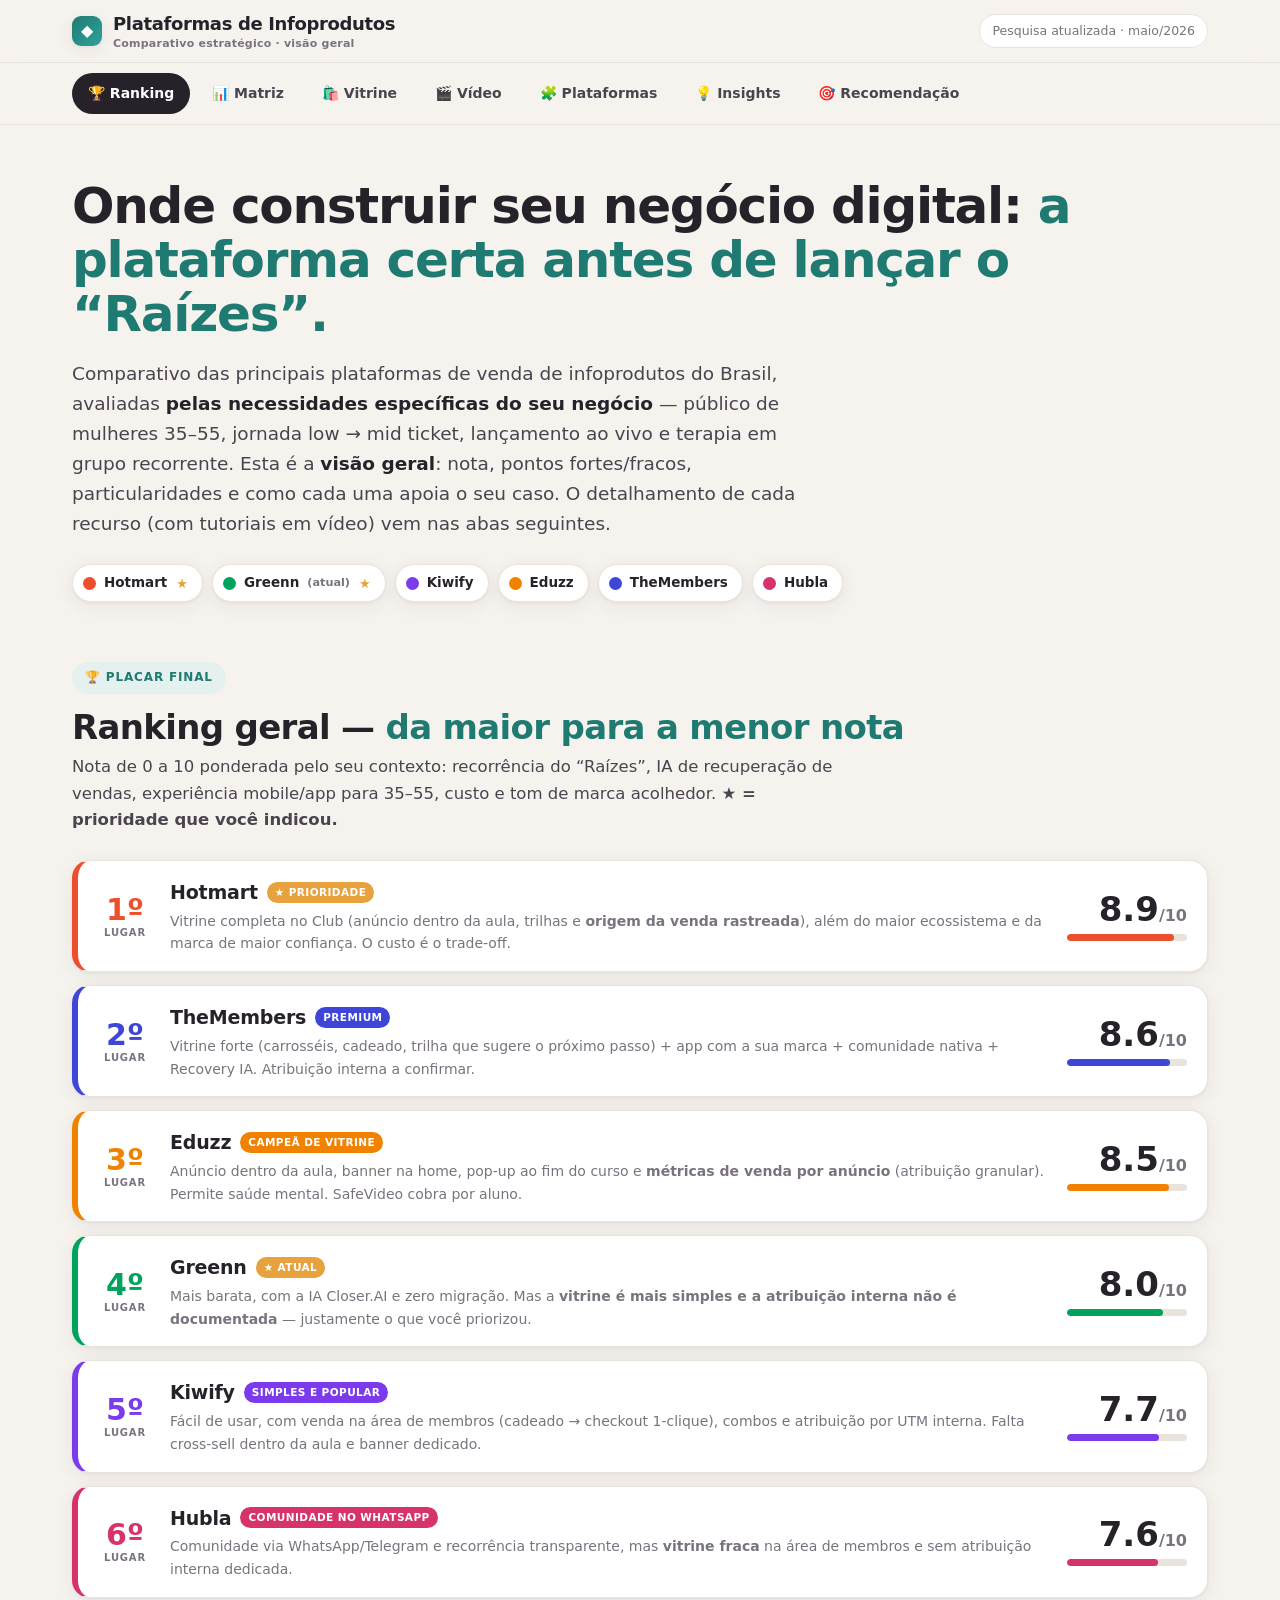
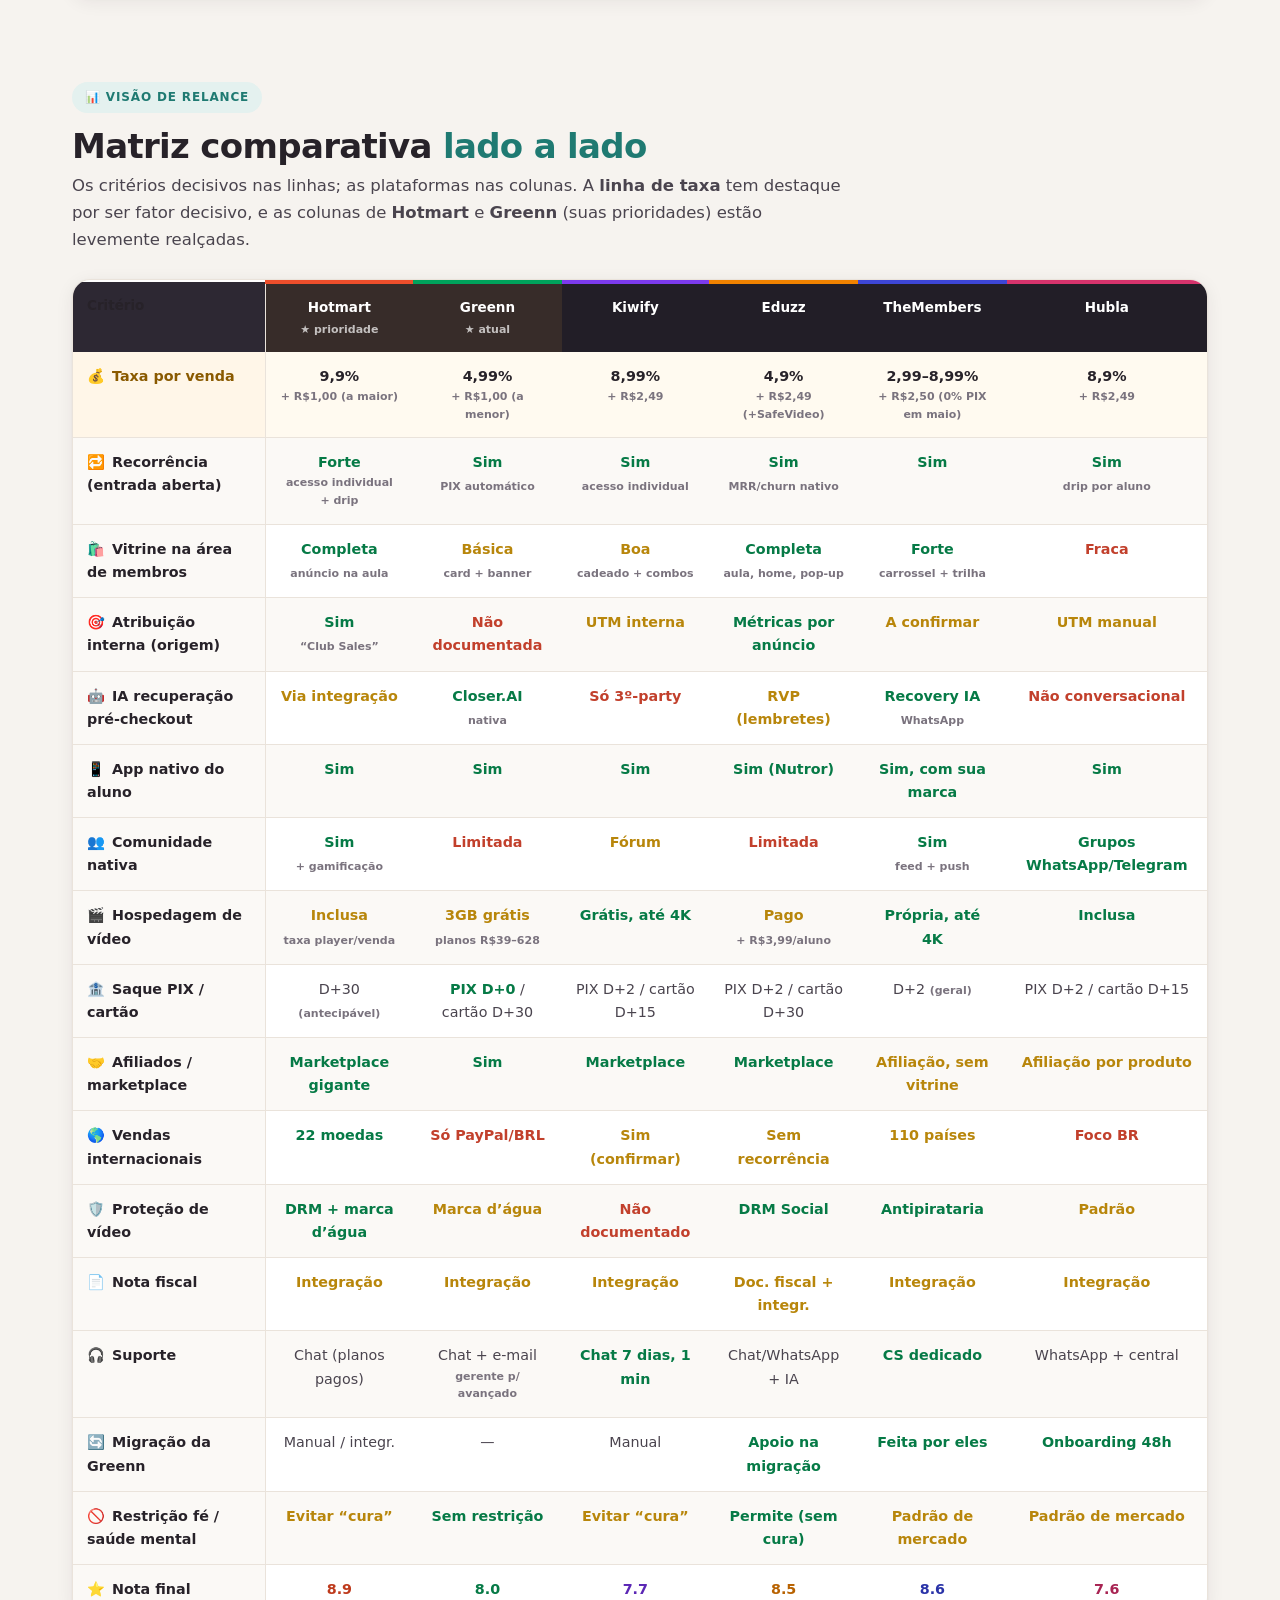
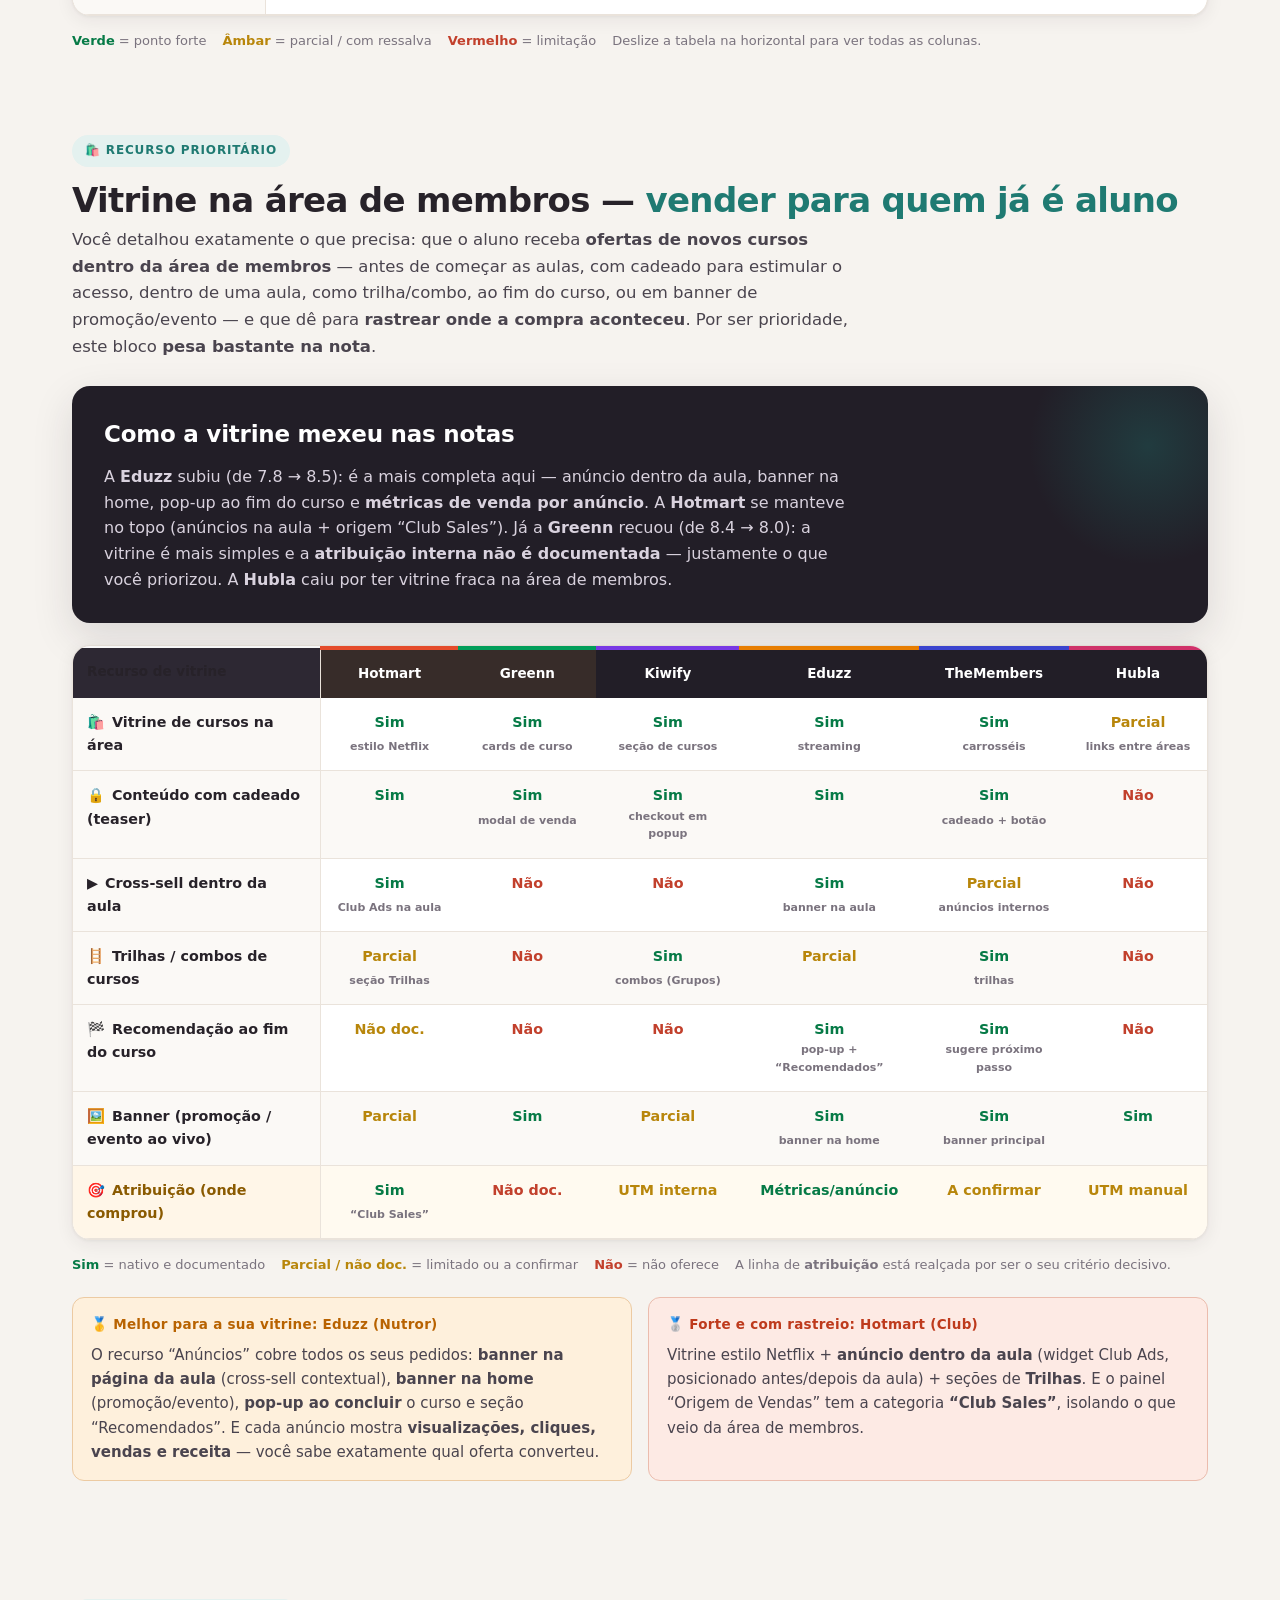
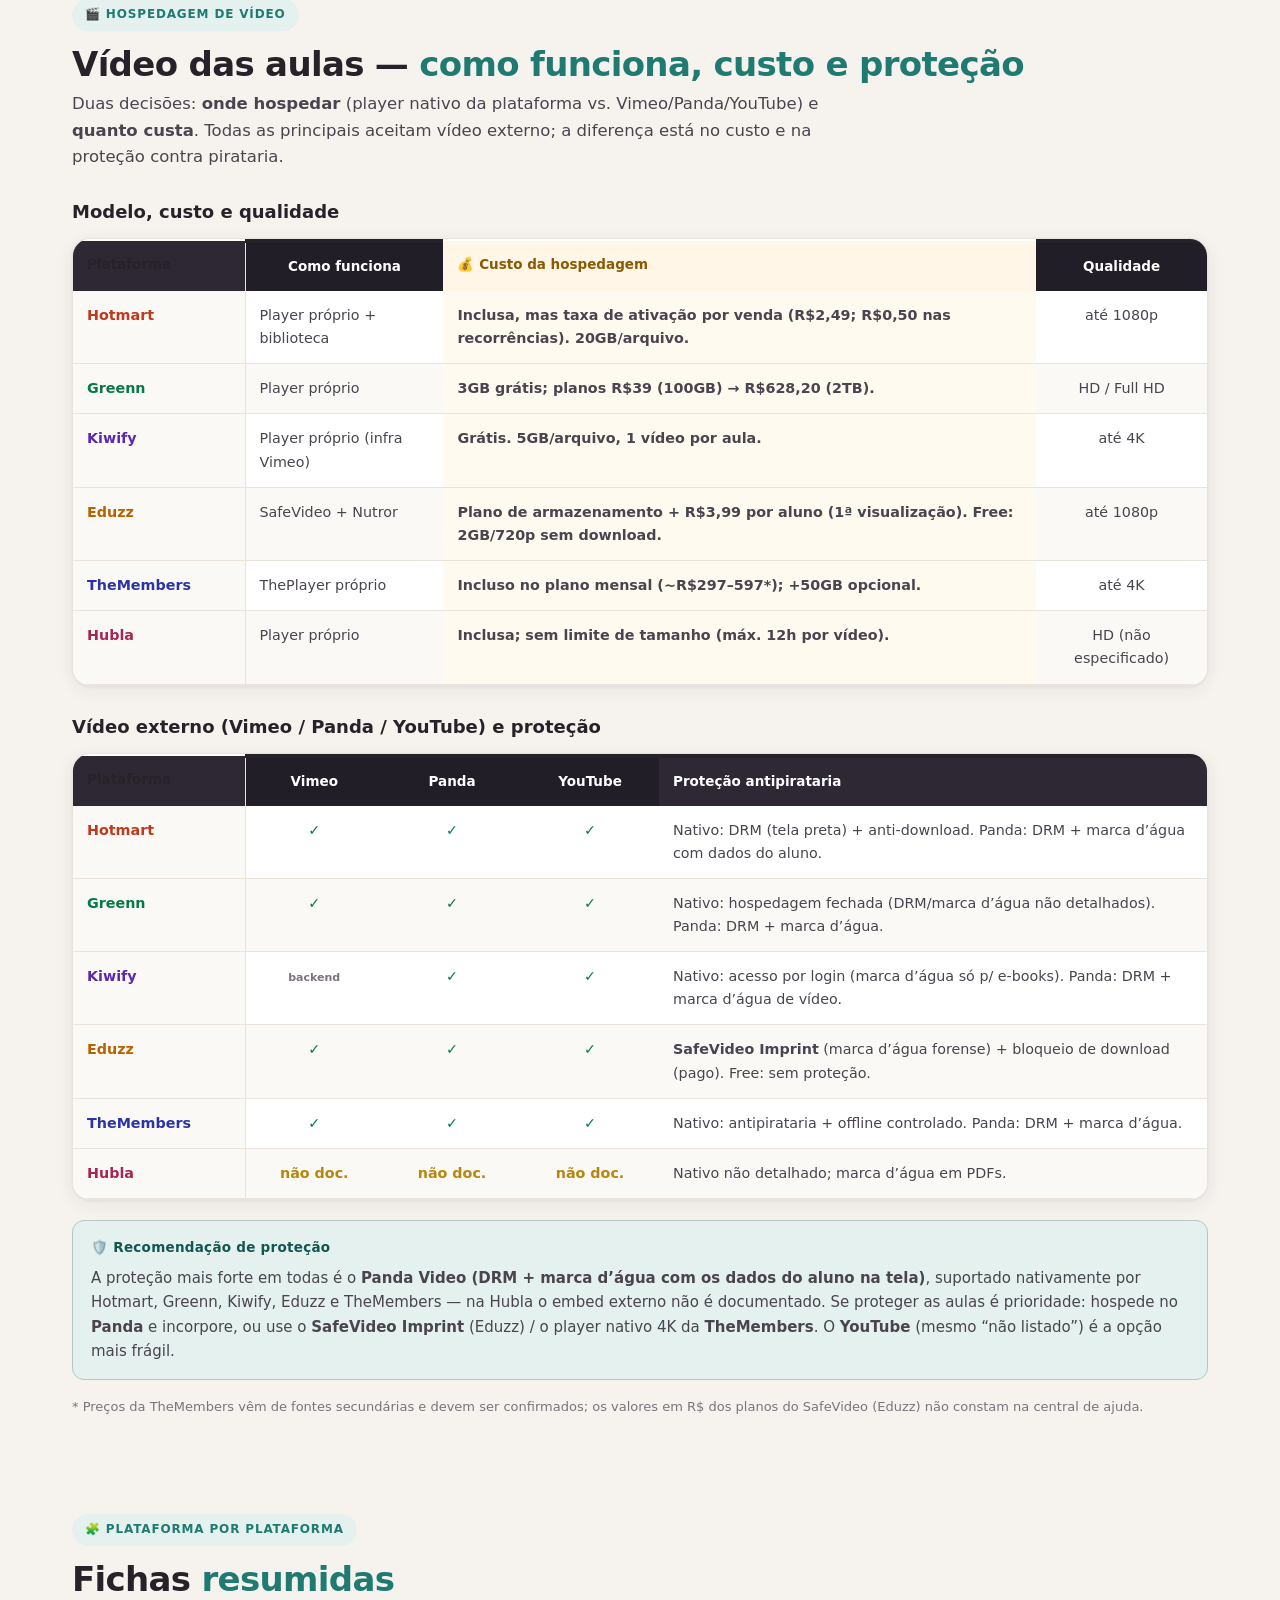
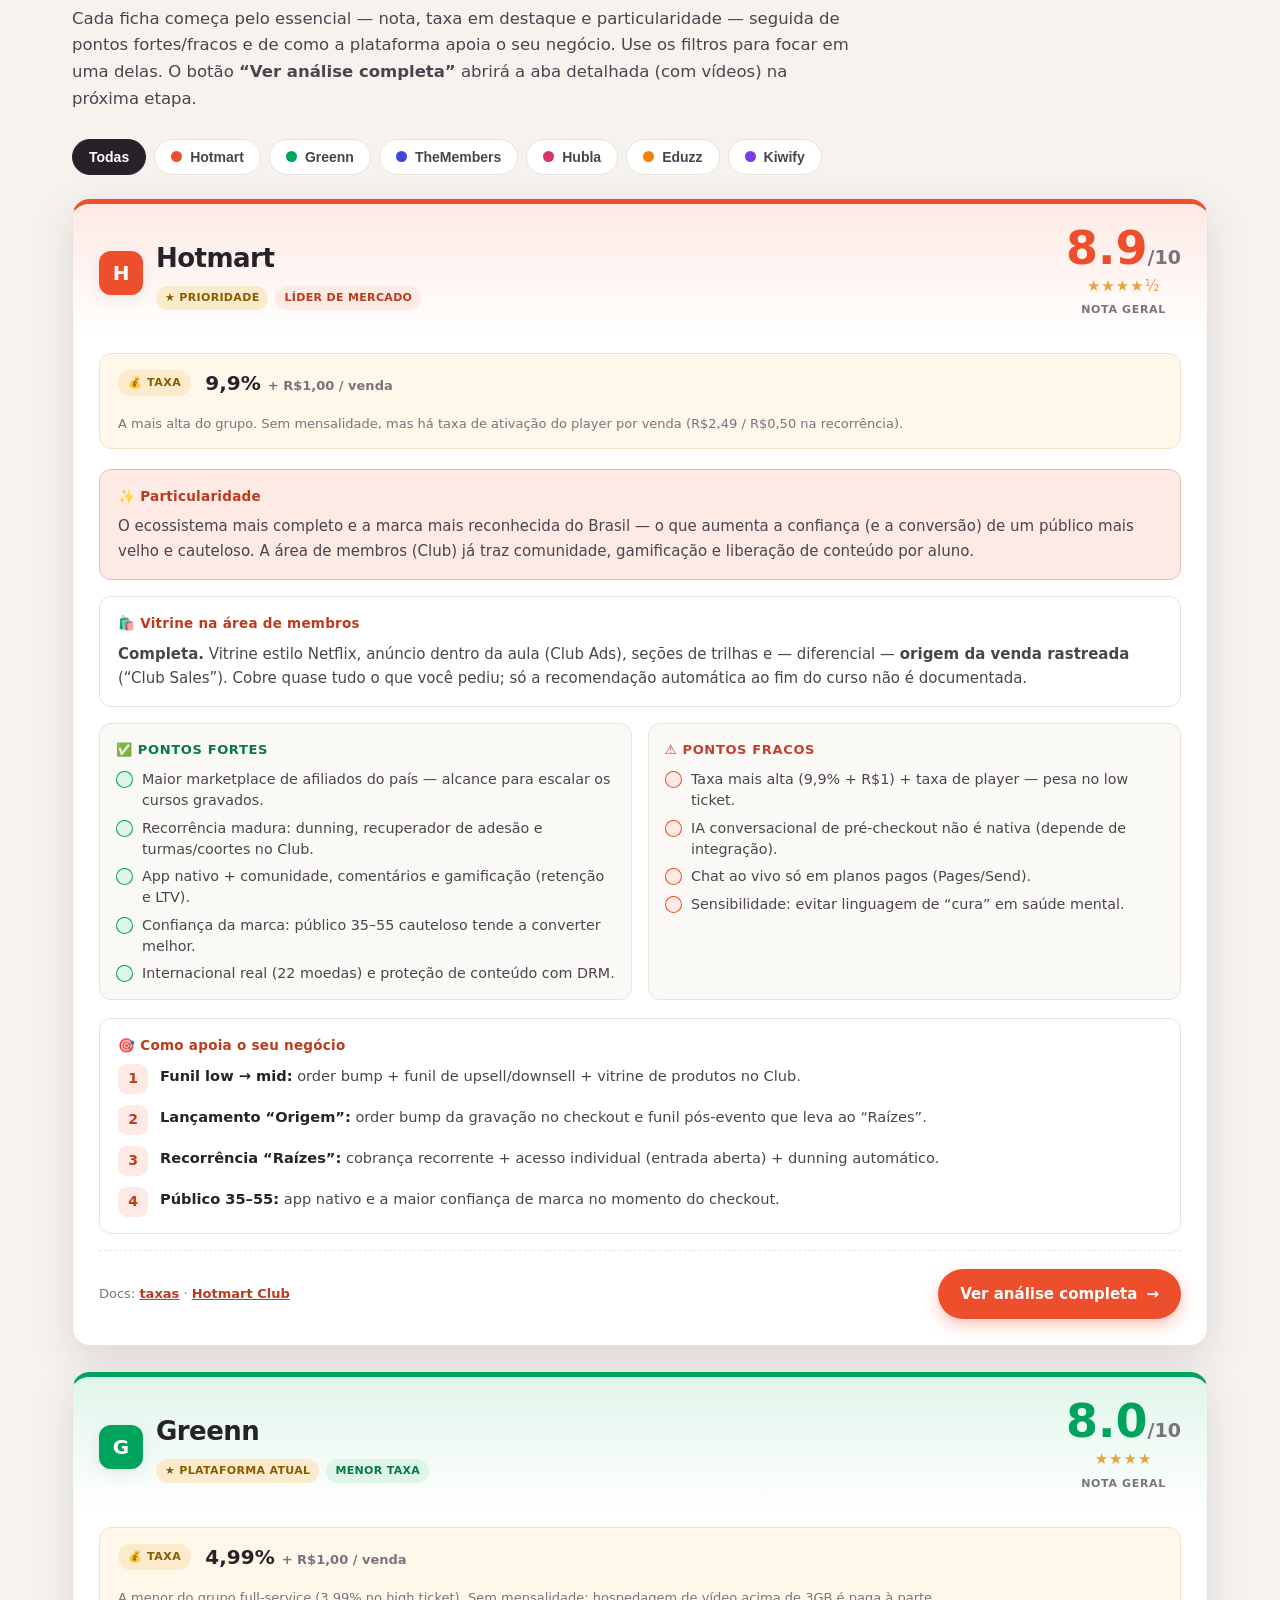
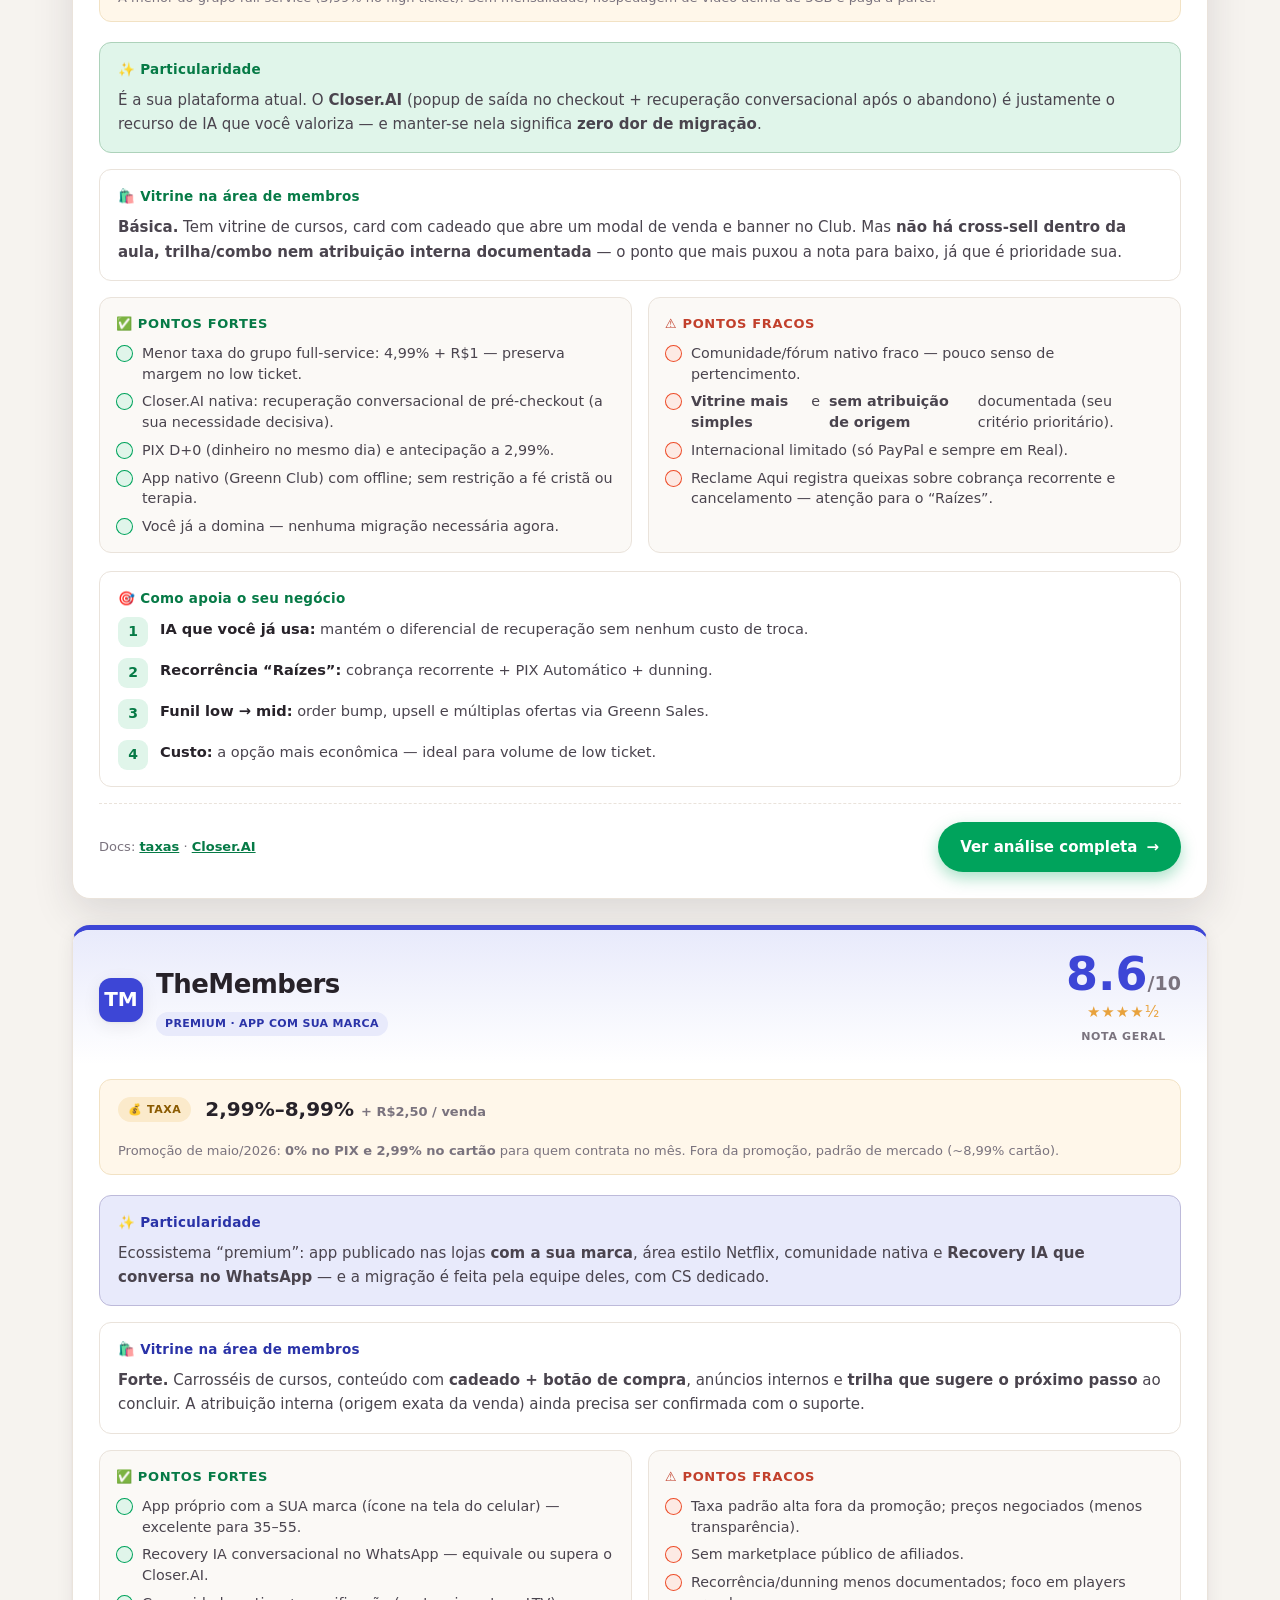
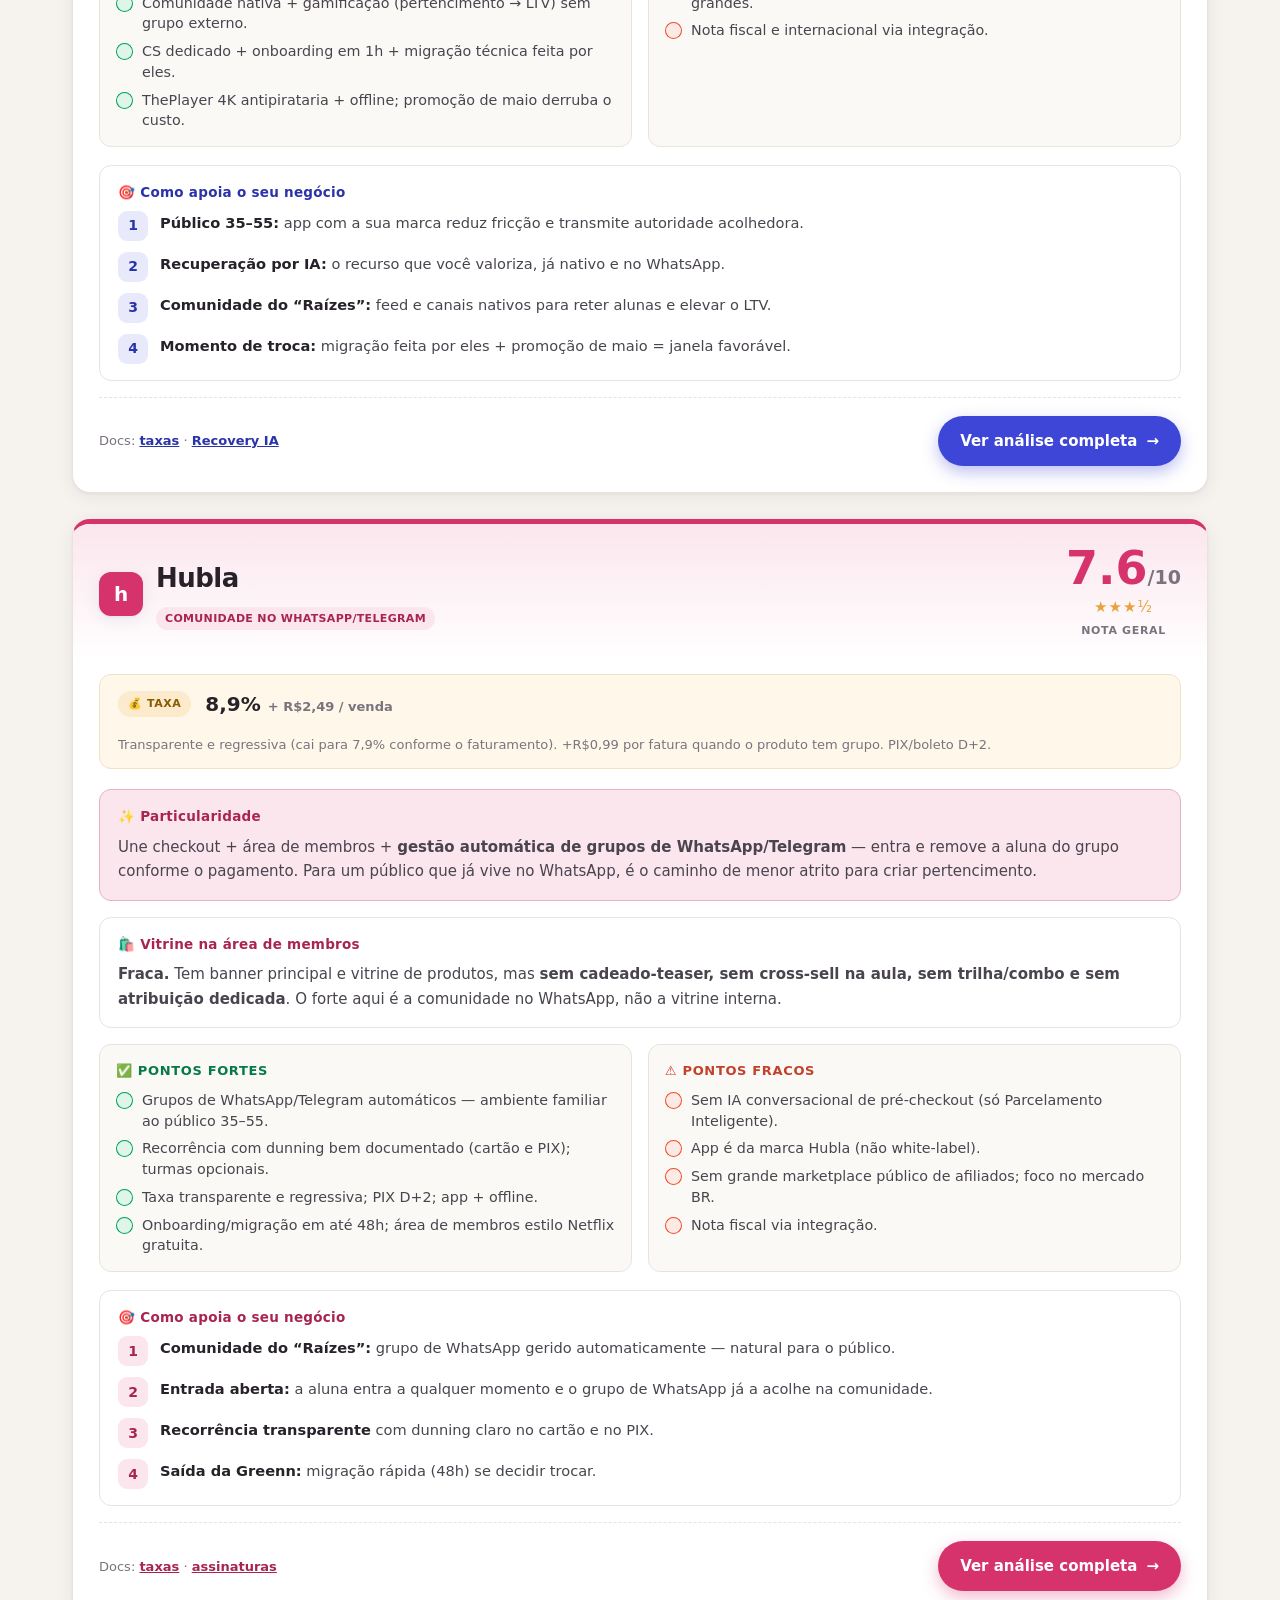
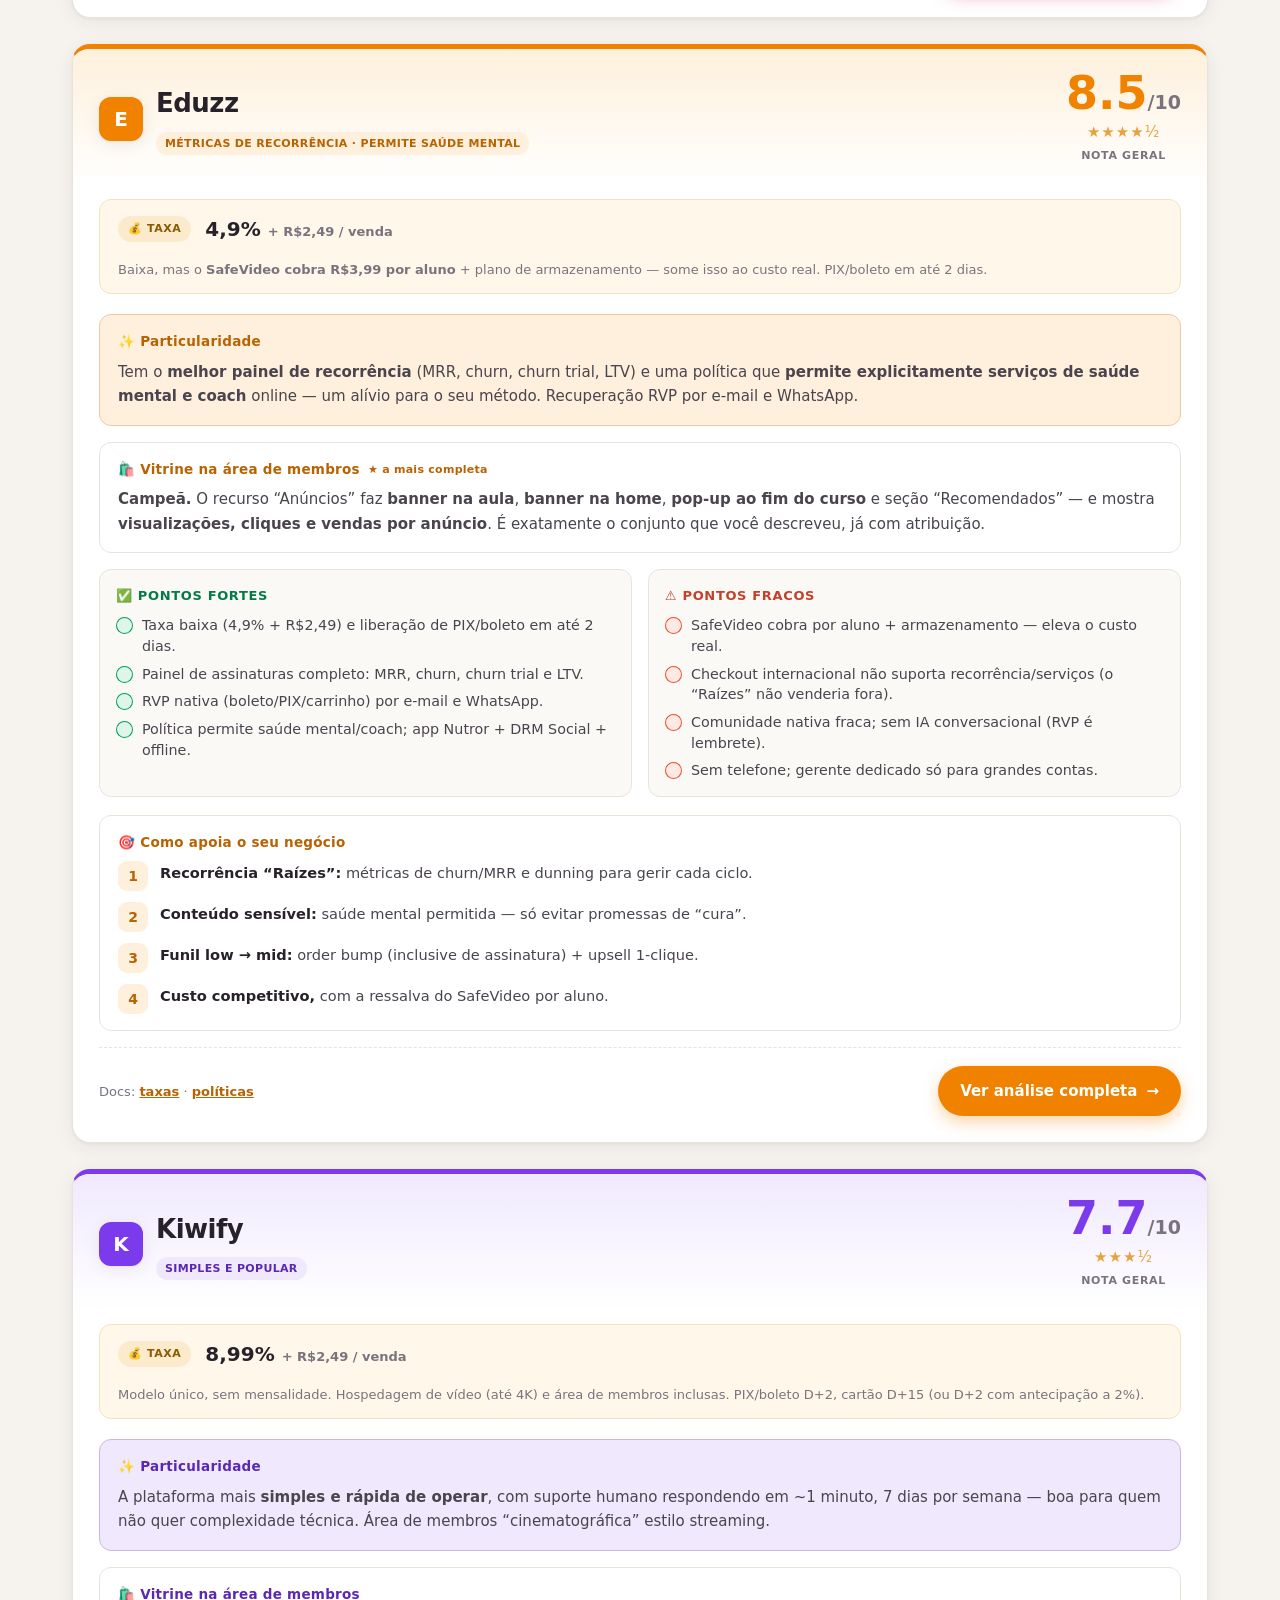
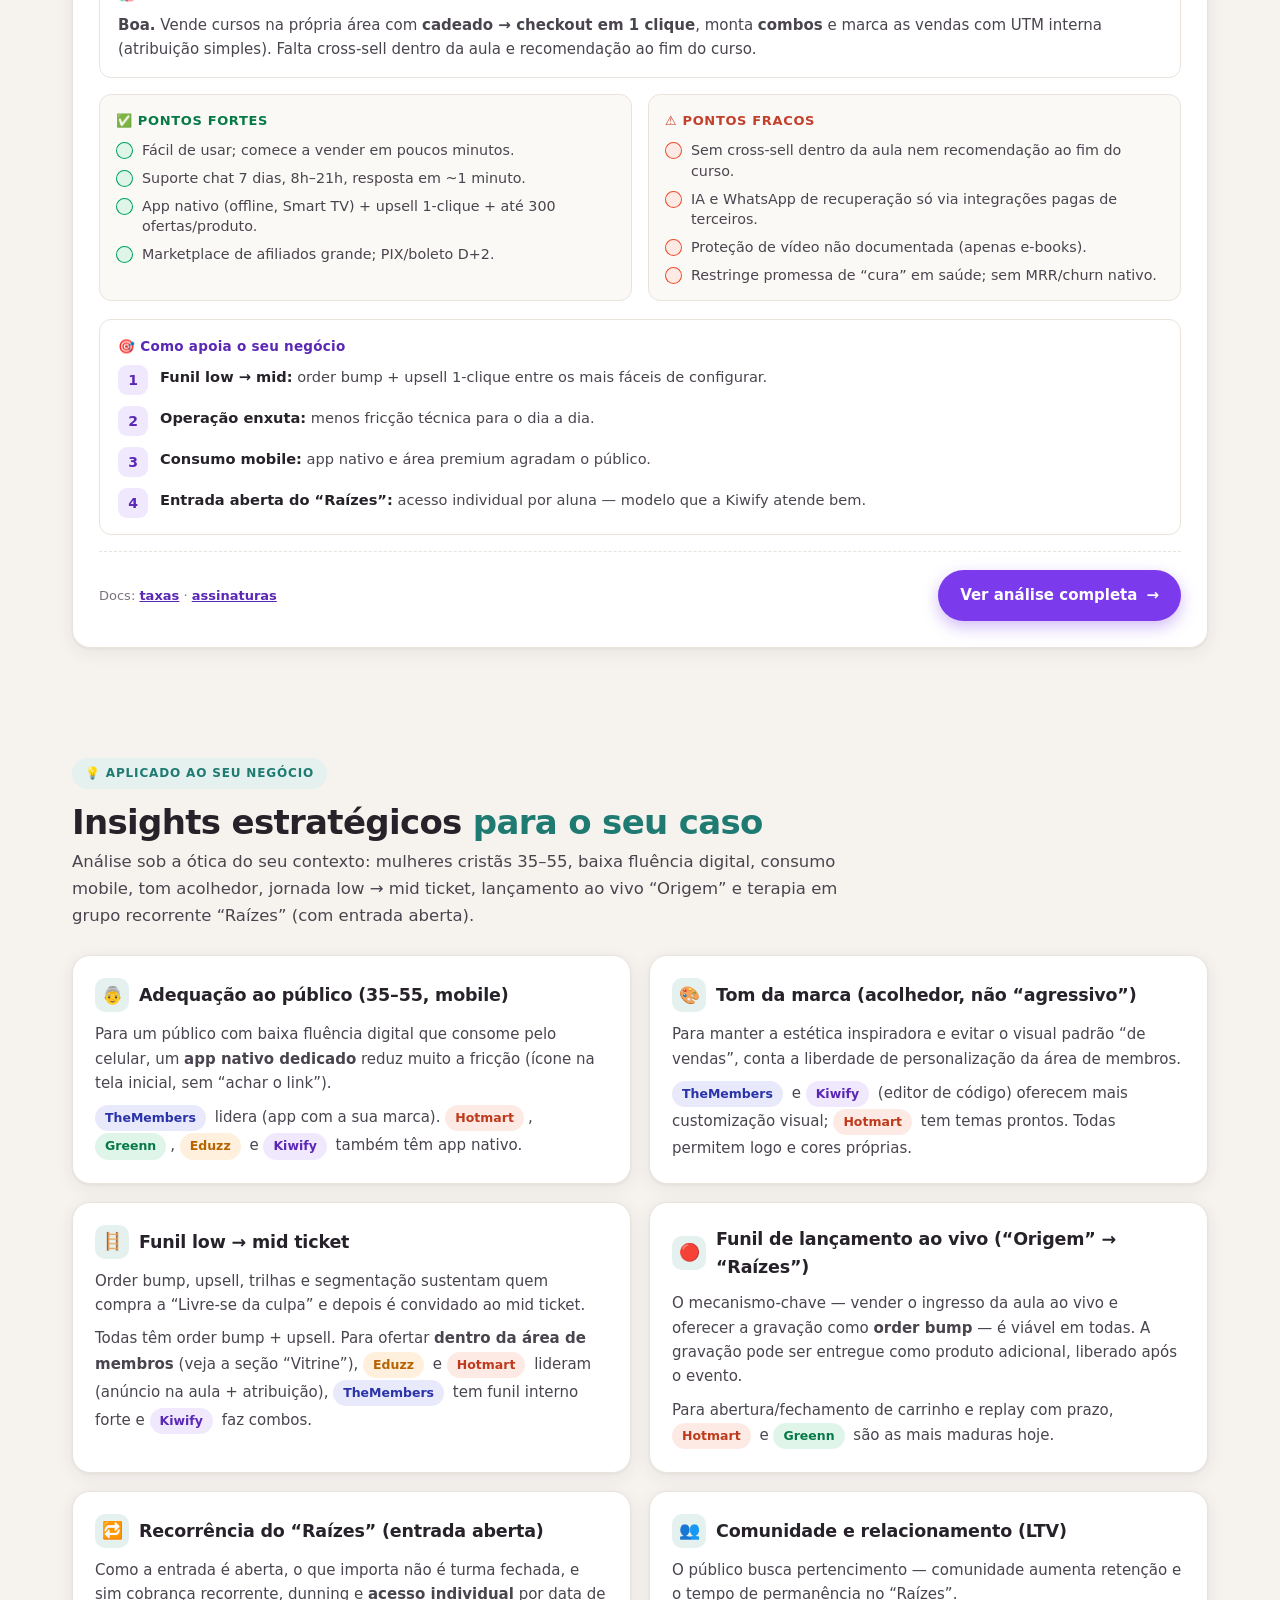
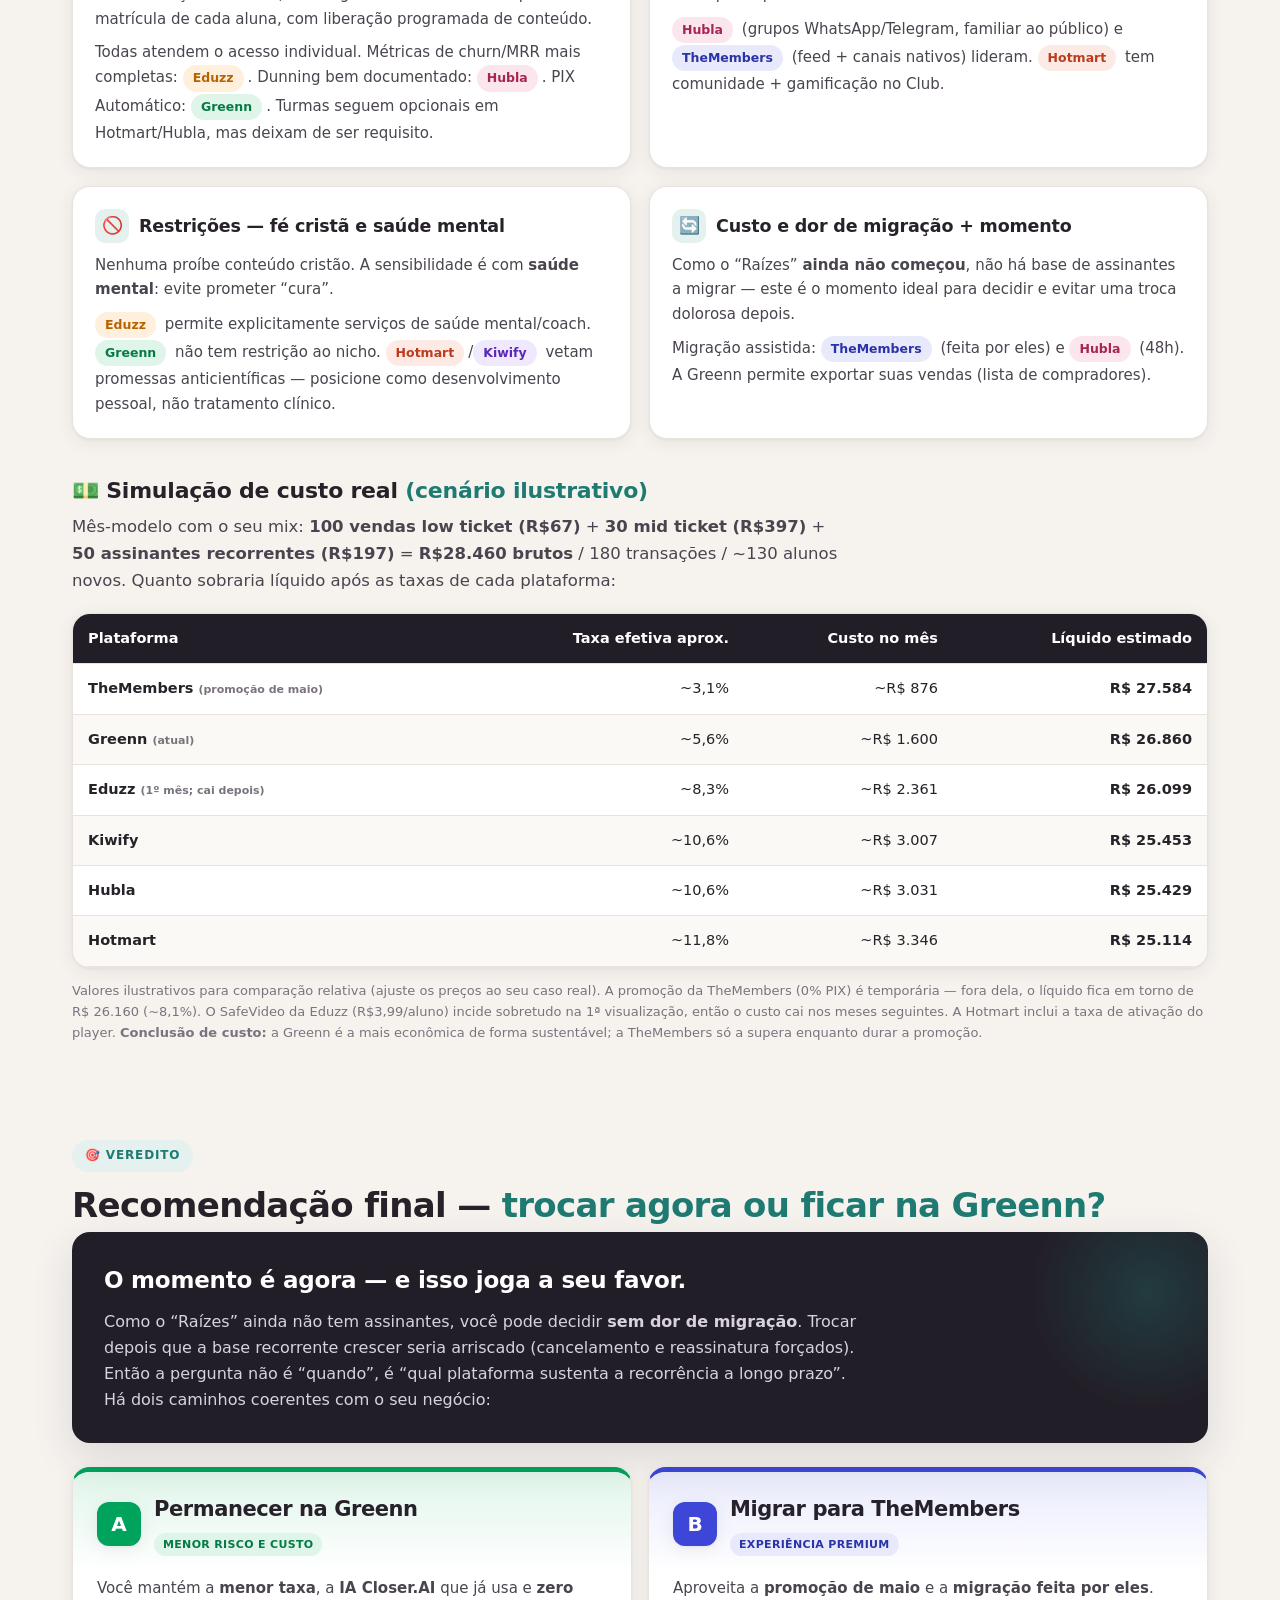
<file: comparativo-plataformas.html>
<!DOCTYPE html>
<html lang="pt-BR">
<head>
<meta charset="UTF-8">
<meta name="viewport" content="width=device-width, initial-scale=1.0">
<title>Comparativo de Plataformas de Infoprodutos — Visão Geral</title>
<style>
  :root{
    /* Base neutra e quente (tom acolhedor) */
    --bg:#F6F3EF;
    --surface:#FFFFFF;
    --surface-2:#FBF9F6;
    --ink:#272229;
    --ink-soft:#4A444E;
    --muted:#7A737E;
    --line:#EAE3DB;
    --line-strong:#DcD3C8;
    --dark:#221E27;          /* faixas escuras de destaque */
    --dark-2:#2D2833;

    /* Acento global (calmo, bem-estar) */
    --brand:#1F7A72;
    --brand-dark:#13564F;
    --brand-soft:#E4F1EF;

    /* Acentos por marca (variáveis — fáceis de ajustar) */
    --hotmart:#ED4E2B;  --hotmart-dark:#BE3A1C; --hotmart-soft:#FDEAE4;
    --greenn:#00A35C;   --greenn-dark:#067A46;  --greenn-soft:#E0F5EA;
    --kiwify:#7C3AED;   --kiwify-dark:#5B27B5;  --kiwify-soft:#F0E9FE;
    --eduzz:#F08200;    --eduzz-dark:#B86200;   --eduzz-soft:#FEF0DC;
    --members:#3D46D6;  --members-dark:#2A33A8; --members-soft:#E8EAFB;
    --hubla:#D6336C;    --hubla-dark:#A82453;   --hubla-soft:#FBE6EE;

    --radius:18px;
    --radius-sm:12px;
    --shadow:0 4px 18px rgba(40,34,45,.07), 0 1px 3px rgba(40,34,45,.05);
    --shadow-lg:0 14px 40px rgba(40,34,45,.13);
    --maxw:1180px;
    --font:'Segoe UI',system-ui,-apple-system,'Helvetica Neue',Arial,sans-serif;
  }

  *{box-sizing:border-box}
  html{scroll-behavior:smooth}
  body{
    margin:0;font-family:var(--font);background:var(--bg);color:var(--ink);
    font-size:17px;line-height:1.62;-webkit-font-smoothing:antialiased;
  }
  a{color:inherit}
  .wrap{max-width:var(--maxw);margin:0 auto;padding:0 22px}

  /* ---------- Acento por seção/plataforma ---------- */
  .acc-hotmart{--accent:var(--hotmart);--accent-dark:var(--hotmart-dark);--accent-soft:var(--hotmart-soft)}
  .acc-greenn {--accent:var(--greenn); --accent-dark:var(--greenn-dark); --accent-soft:var(--greenn-soft)}
  .acc-kiwify {--accent:var(--kiwify); --accent-dark:var(--kiwify-dark); --accent-soft:var(--kiwify-soft)}
  .acc-eduzz  {--accent:var(--eduzz);  --accent-dark:var(--eduzz-dark);  --accent-soft:var(--eduzz-soft)}
  .acc-members{--accent:var(--members);--accent-dark:var(--members-dark);--accent-soft:var(--members-soft)}
  .acc-hubla  {--accent:var(--hubla);  --accent-dark:var(--hubla-dark);  --accent-soft:var(--hubla-soft)}
  .acc-brand  {--accent:var(--brand);  --accent-dark:var(--brand-dark);  --accent-soft:var(--brand-soft)}

  /* ---------- Top bar ---------- */
  header.top{
    position:sticky;top:0;z-index:60;background:rgba(246,243,239,.92);
    backdrop-filter:blur(10px);border-bottom:1px solid var(--line);
  }
  .top .wrap{display:flex;align-items:center;gap:16px;height:62px}
  .logo{display:flex;align-items:center;gap:11px;font-weight:800;letter-spacing:-.02em;font-size:18px}
  .logo .dot{width:30px;height:30px;border-radius:9px;background:linear-gradient(135deg,var(--brand),#2EA39A);
    display:grid;place-items:center;color:#fff;font-size:16px;box-shadow:var(--shadow)}
  .logo small{display:block;font-weight:600;color:var(--muted);font-size:11px;letter-spacing:.02em;margin-top:-3px}
  .top .spacer{flex:1}
  .top .badge-date{font-size:12.5px;color:var(--muted);background:var(--surface);border:1px solid var(--line);
    padding:6px 12px;border-radius:999px;white-space:nowrap}
  @media(max-width:680px){.top .badge-date{display:none}}

  /* ---------- Sticky section nav ---------- */
  nav.sub{position:sticky;top:62px;z-index:50;background:rgba(246,243,239,.92);backdrop-filter:blur(10px);
    border-bottom:1px solid var(--line)}
  nav.sub .wrap{display:flex;gap:6px;overflow-x:auto;padding-top:10px;padding-bottom:10px;scrollbar-width:none}
  nav.sub .wrap::-webkit-scrollbar{display:none}
  nav.sub a{flex:0 0 auto;text-decoration:none;font-weight:700;font-size:14px;color:var(--ink-soft);
    padding:8px 15px;border-radius:999px;border:1px solid transparent;transition:.18s}
  nav.sub a:hover{background:var(--surface);border-color:var(--line)}
  nav.sub a.on{background:var(--ink);color:#fff}

  /* ---------- Hero ---------- */
  .hero{padding:54px 0 18px}
  .hero h1{font-size:clamp(30px,4.6vw,50px);line-height:1.08;letter-spacing:-.025em;margin:0 0 18px;font-weight:850}
  .hero h1 .hl{color:var(--brand)}
  .hero .lead{font-size:18.5px;color:var(--ink-soft);max-width:760px;margin:0 0 26px}
  .hero .lead b{color:var(--ink)}
  .legend{display:flex;flex-wrap:wrap;gap:9px;margin-top:6px}
  .chip{display:inline-flex;align-items:center;gap:8px;background:var(--surface);border:1px solid var(--line);
    padding:7px 14px 7px 10px;border-radius:999px;font-weight:700;font-size:13.5px;box-shadow:var(--shadow);cursor:default}
  .chip .sw{width:13px;height:13px;border-radius:50%;background:var(--c)}
  .chip.prio::after{content:"★";color:#E8A23D;font-size:13px;margin-left:1px}

  /* ---------- Section heads ---------- */
  section{padding:42px 0;scroll-margin-top:120px}
  .eyebrow{display:inline-flex;align-items:center;gap:8px;font-weight:800;letter-spacing:.07em;text-transform:uppercase;
    font-size:12px;color:var(--brand);background:var(--brand-soft);padding:6px 13px;border-radius:999px;margin-bottom:14px}
  h2.sec{font-size:clamp(24px,3.3vw,34px);letter-spacing:-.02em;margin:0 0 8px;font-weight:840;line-height:1.12}
  h2.sec .hl{color:var(--brand)}
  .sec-intro{color:var(--ink-soft);max-width:780px;margin:0 0 26px;font-size:16.5px}

  /* ---------- Ranking ---------- */
  .rank-list{display:flex;flex-direction:column;gap:13px}
  .rank{display:grid;grid-template-columns:54px 1fr auto;align-items:center;gap:18px;background:var(--surface);
    border:1px solid var(--line);border-left:6px solid var(--accent);border-radius:var(--radius);padding:16px 20px;box-shadow:var(--shadow);
    transition:.2s;position:relative}
  .rank:hover{transform:translateY(-2px);box-shadow:var(--shadow-lg)}
  .rank .pos{font-size:30px;font-weight:850;color:var(--accent);text-align:center;line-height:1}
  .rank .pos small{display:block;font-size:10px;color:var(--muted);font-weight:700;letter-spacing:.08em;margin-top:3px}
  .rank .who{min-width:0}
  .rank .who .nm{font-weight:820;font-size:19px;letter-spacing:-.01em;display:flex;align-items:center;gap:9px;flex-wrap:wrap}
  .rank .who .nm .tag{font-size:10.5px;font-weight:800;letter-spacing:.04em;text-transform:uppercase;color:#fff;
    background:var(--accent);padding:2px 8px;border-radius:999px}
  .rank .who .nm .tag.prio{background:#E8A23D}
  .rank .who .desc{color:var(--muted);font-size:14px;margin-top:2px}
  .rank .score{text-align:right;min-width:120px}
  .rank .score .n{font-size:34px;font-weight:860;line-height:1;color:var(--ink)}
  .rank .score .n span{font-size:16px;color:var(--muted);font-weight:700}
  .rank .bar{height:7px;border-radius:999px;background:var(--line);margin-top:8px;overflow:hidden;width:120px;margin-left:auto}
  .rank .bar i{display:block;height:100%;border-radius:999px;background:var(--accent)}
  @media(max-width:620px){
    .rank{grid-template-columns:42px 1fr;gap:12px;padding:14px}
    .rank .score{grid-column:2;text-align:left;margin-top:4px}
    .rank .bar{margin-left:0}
    .rank .score .n{font-size:28px}
  }

  /* ---------- Matriz ---------- */
  .matrix-wrap{background:var(--surface);border:1px solid var(--line);border-radius:var(--radius);box-shadow:var(--shadow);overflow:hidden}
  .matrix-scroll{overflow-x:auto;-webkit-overflow-scrolling:touch}
  table.matrix{border-collapse:collapse;width:100%;min-width:880px;font-size:14.3px}
  table.matrix th,table.matrix td{padding:13px 14px;text-align:left;vertical-align:top;border-bottom:1px solid var(--line)}
  table.matrix thead th{position:sticky;top:0;background:var(--dark);color:#fff;font-size:13.5px;z-index:2;text-align:center;
    border-bottom:none;font-weight:780}
  table.matrix thead th .sc{display:block;font-size:11px;font-weight:700;opacity:.7;margin-top:2px}
  table.matrix thead th.crit{text-align:left;background:var(--dark-2)}
  table.matrix th.rowh{position:sticky;left:0;background:var(--surface-2);font-weight:780;z-index:1;min-width:172px;
    border-right:1px solid var(--line);color:var(--ink)}
  table.matrix th.rowh .ic{margin-right:7px}
  table.matrix td{text-align:center;color:var(--ink-soft);min-width:138px}
  table.matrix tbody tr:nth-child(even) td,table.matrix tbody tr:nth-child(even) th.rowh{background:var(--surface-2)}
  table.matrix tbody tr:hover td{background:var(--brand-soft)}
  /* coluna por marca: faixa de cor no topo via thead */
  th.col{border-top:4px solid var(--cc)}
  .colprio{box-shadow:inset 0 0 0 9999px rgba(232,162,61,.10)}
  /* linha taxa em destaque */
  tr.fee th.rowh{background:#FFF6E8 !important;color:#8A5A00}
  tr.fee td{background:#FFFaF0 !important;font-weight:800;color:var(--ink)}
  tr.fee td .eff{display:block;font-size:11px;font-weight:600;color:var(--muted)}
  .yes{color:var(--greenn-dark);font-weight:800}
  .no{color:#C2402C;font-weight:800}
  .partial{color:#B8860B;font-weight:780}
  .mtag{display:inline-block;font-size:11px;font-weight:700;color:var(--muted)}
  .legend-mini{display:flex;flex-wrap:wrap;gap:16px;margin-top:14px;font-size:13px;color:var(--muted)}
  .legend-mini span b{font-weight:800}

  /* ---------- Buttons ---------- */
  .btn{display:inline-flex;align-items:center;gap:9px;font-weight:780;font-size:15px;text-decoration:none;cursor:pointer;
    border:none;border-radius:999px;padding:13px 22px;transition:.18s}
  .btn-accent{background:var(--accent);color:#fff;box-shadow:0 6px 16px color-mix(in srgb,var(--accent) 34%,transparent)}
  .btn-accent:hover{filter:brightness(1.05);transform:translateY(-1px)}
  .btn-ghost{background:transparent;color:var(--accent);border:1.6px solid color-mix(in srgb,var(--accent) 40%,transparent)}
  .btn-ghost:hover{background:var(--accent-soft)}
  .btn .arw{transition:.18s}
  .btn:hover .arw{transform:translateX(3px)}

  /* ---------- Platform cards ---------- */
  .filterbar{display:flex;flex-wrap:wrap;gap:8px;margin-bottom:24px}
  .fbtn{cursor:pointer;border:1px solid var(--line);background:var(--surface);border-radius:999px;padding:9px 16px;
    font-weight:760;font-size:14px;color:var(--ink-soft);display:inline-flex;align-items:center;gap:8px;transition:.16s}
  .fbtn .sw{width:11px;height:11px;border-radius:50%;background:var(--c)}
  .fbtn:hover{border-color:var(--line-strong)}
  .fbtn.on{background:var(--ink);color:#fff;border-color:var(--ink)}
  .fbtn.on .sw{box-shadow:0 0 0 2px rgba(255,255,255,.5)}

  .pcard{background:var(--surface);border:1px solid var(--line);border-top:5px solid var(--accent);border-radius:var(--radius);
    box-shadow:var(--shadow);overflow:hidden;margin-bottom:26px}
  .pcard.prio{box-shadow:var(--shadow-lg)}
  .pcard .phead{display:grid;grid-template-columns:1fr auto;gap:20px;padding:24px 26px 20px;
    background:linear-gradient(180deg,var(--accent-soft),transparent)}
  .pcard .pname{display:flex;align-items:center;gap:13px;flex-wrap:wrap}
  .pcard .pmark{width:44px;height:44px;border-radius:12px;background:var(--accent);color:#fff;display:grid;place-items:center;
    font-weight:850;font-size:20px;box-shadow:var(--shadow)}
  .pcard h3{margin:0;font-size:26px;letter-spacing:-.02em;font-weight:850}
  .pcard .tags{display:flex;gap:7px;flex-wrap:wrap;margin-top:7px}
  .pcard .tg{font-size:11px;font-weight:800;letter-spacing:.03em;text-transform:uppercase;padding:3px 9px;border-radius:999px;
    background:var(--accent-soft);color:var(--accent-dark)}
  .pcard .tg.prio{background:#FBEACB;color:#8A5A00}
  .pcard .tg.neutral{background:var(--surface-2);color:var(--muted);border:1px solid var(--line)}
  .pcard .scorebox{text-align:center;min-width:104px}
  .pcard .scorebox .big{font-size:46px;font-weight:870;line-height:.9;color:var(--accent)}
  .pcard .scorebox .big span{font-size:19px;color:var(--muted)}
  .pcard .scorebox .stars{font-size:15px;letter-spacing:1px;margin-top:5px;color:#E8A23D}
  .pcard .scorebox .lbl{font-size:11px;color:var(--muted);font-weight:700;text-transform:uppercase;letter-spacing:.06em;margin-top:3px}

  .pbody{padding:6px 26px 26px}
  .pfee{display:flex;align-items:center;gap:14px;flex-wrap:wrap;background:#FFF7EA;border:1px solid #F2E2C4;border-radius:var(--radius-sm);
    padding:13px 18px;margin:8px 0 20px}
  .pfee .tagfee{font-size:11px;font-weight:850;letter-spacing:.05em;text-transform:uppercase;color:#8A5A00;
    background:#FBEACB;padding:4px 10px;border-radius:999px}
  .pfee .val{font-size:20px;font-weight:850;color:var(--ink)}
  .pfee .val small{font-size:13px;color:var(--muted);font-weight:700}
  .pfee .note{font-size:13px;color:var(--muted)}

  .two{display:grid;grid-template-columns:1fr 1fr;gap:16px;margin-bottom:18px}
  @media(max-width:640px){.two{grid-template-columns:1fr}.pcard .phead{grid-template-columns:1fr;padding:22px 20px 16px}.pbody{padding:6px 20px 22px}}
  .sw-box{border:1px solid var(--line);border-radius:var(--radius-sm);padding:15px 16px;background:var(--surface-2)}
  .sw-box h5{margin:0 0 9px;font-size:13px;letter-spacing:.05em;text-transform:uppercase;font-weight:820;display:flex;align-items:center;gap:7px}
  .sw-box.pro h5{color:var(--greenn-dark)}
  .sw-box.con h5{color:#C2402C}
  .sw-box ul{margin:0;padding:0;list-style:none;display:flex;flex-direction:column;gap:7px}
  .sw-box li{display:flex;gap:9px;font-size:14.3px;line-height:1.45;color:var(--ink-soft)}
  .sw-box li::before{content:"";flex:0 0 auto;width:17px;height:17px;border-radius:50%;margin-top:2px;
    background-repeat:no-repeat;background-position:center}
  .sw-box.pro li::before{background:var(--greenn-soft);box-shadow:inset 0 0 0 1px var(--greenn)}
  .sw-box.con li::before{background:var(--hotmart-soft);box-shadow:inset 0 0 0 1px var(--hotmart)}
  .sw-box.pro li::after{}
  /* check / x marks via small unicode in pseudo - simpler: use spans */

  .block{border:1px solid var(--line);border-radius:var(--radius-sm);padding:16px 18px;margin-bottom:16px;background:var(--surface)}
  .block.hl-accent{background:var(--accent-soft);border-color:color-mix(in srgb,var(--accent) 26%,var(--line))}
  .block h5{margin:0 0 7px;font-size:13.5px;font-weight:840;letter-spacing:.02em;display:flex;align-items:center;gap:8px;color:var(--accent-dark)}
  .block p{margin:0;font-size:15px;color:var(--ink-soft)}
  .block p + p{margin-top:8px}

  .needs{list-style:none;margin:0;padding:0;display:flex;flex-direction:column;gap:11px}
  .needs li{display:grid;grid-template-columns:30px 1fr;gap:12px;align-items:start;font-size:14.6px;color:var(--ink-soft)}
  .needs li .nn{width:30px;height:30px;border-radius:9px;background:var(--accent-soft);color:var(--accent-dark);
    font-weight:850;display:grid;place-items:center;font-size:14px}
  .needs li b{color:var(--ink)}

  .pfoot{display:flex;align-items:center;justify-content:space-between;gap:14px;flex-wrap:wrap;
    border-top:1px dashed var(--line);padding-top:18px;margin-top:6px}
  .pfoot .docs{font-size:13px;color:var(--muted)}
  .pfoot .docs a{color:var(--accent-dark);font-weight:700}

  /* ---------- Generic emoji icon badge ---------- */
  .ibadge{flex:0 0 auto;width:26px;height:26px;border-radius:8px;background:var(--accent-soft);display:inline-grid;place-items:center;font-size:14px}

  /* ---------- Dark banners ---------- */
  .banner{background:var(--dark);color:#fff;border-radius:var(--radius);padding:30px 32px;box-shadow:var(--shadow-lg);
    position:relative;overflow:hidden}
  .banner::after{content:"";position:absolute;right:-60px;top:-60px;width:240px;height:240px;border-radius:50%;
    background:radial-gradient(circle,var(--brand) 0%,transparent 70%);opacity:.32}
  .banner h3{margin:0 0 10px;font-size:23px;font-weight:840;letter-spacing:-.01em;position:relative}
  .banner p{margin:0;color:#D9D2DE;font-size:16px;max-width:760px;position:relative}
  .banner .row{display:flex;gap:14px;flex-wrap:wrap;margin-top:18px;position:relative}

  /* ---------- Insights grid ---------- */
  .igrid{display:grid;grid-template-columns:repeat(2,1fr);gap:18px}
  @media(max-width:760px){.igrid{grid-template-columns:1fr}}
  .icard{background:var(--surface);border:1px solid var(--line);border-radius:var(--radius);padding:22px 22px;box-shadow:var(--shadow)}
  .icard h4{margin:0 0 10px;font-size:17.5px;font-weight:840;letter-spacing:-.01em;display:flex;align-items:center;gap:10px}
  .icard h4 .ic{width:34px;height:34px;border-radius:10px;background:var(--brand-soft);display:grid;place-items:center;font-size:17px;flex:0 0 auto}
  .icard p{margin:0 0 9px;font-size:15px;color:var(--ink-soft)}
  .icard p:last-child{margin-bottom:0}
  .icard .pill{display:inline-block;font-size:12.5px;font-weight:800;padding:3px 10px;border-radius:999px;margin:1px 4px 1px 0}

  /* cost table */
  .cost-wrap{overflow-x:auto;border:1px solid var(--line);border-radius:var(--radius);box-shadow:var(--shadow);background:var(--surface)}
  table.cost{border-collapse:collapse;width:100%;min-width:680px;font-size:14.5px}
  table.cost th,table.cost td{padding:13px 15px;border-bottom:1px solid var(--line);text-align:right}
  table.cost th:first-child,table.cost td:first-child{text-align:left;font-weight:760}
  table.cost thead th{background:var(--dark);color:#fff;font-weight:780;text-align:right}
  table.cost thead th:first-child{text-align:left}
  table.cost tbody tr:nth-child(even) td{background:var(--surface-2)}
  table.cost .best{color:var(--greenn-dark);font-weight:850}
  table.cost .liq{font-weight:850;color:var(--ink)}
  .assump{font-size:13px;color:var(--muted);margin-top:12px}

  /* ---------- Footer ---------- */
  footer{background:var(--dark);color:#C9C2CE;padding:40px 0 50px;margin-top:30px}
  footer h4{color:#fff;font-size:15px;margin:0 0 12px;letter-spacing:.02em}
  footer .cols{display:grid;grid-template-columns:1.4fr 1fr 1fr;gap:30px}
  @media(max-width:760px){footer .cols{grid-template-columns:1fr}}
  footer a{color:#B9D9D4;text-decoration:none;font-size:13.5px}
  footer a:hover{text-decoration:underline}
  footer ul{list-style:none;margin:0;padding:0;display:flex;flex-direction:column;gap:7px}
  footer .disc{font-size:12.5px;color:#8E8794;border-top:1px solid #3A3540;margin-top:26px;padding-top:18px;line-height:1.6}

  .hide{display:none !important}
</style>
</head>
<body>

<!-- ============ TOP ============ -->
<header class="top">
  <div class="wrap">
    <div class="logo">
      <span class="dot">◆</span>
      <span>Plataformas de Infoprodutos
        <small>Comparativo estratégico · visão geral</small>
      </span>
    </div>
    <div class="spacer"></div>
    <span class="badge-date">Pesquisa atualizada · maio/2026</span>
  </div>
</header>

<!-- ============ SUB NAV ============ -->
<nav class="sub">
  <div class="wrap" id="subnav">
    <a href="#ranking" class="on">🏆 Ranking</a>
    <a href="#matriz">📊 Matriz</a>
    <a href="#vitrine">🛍️ Vitrine</a>
    <a href="#video">🎬 Vídeo</a>
    <a href="#plataformas">🧩 Plataformas</a>
    <a href="#insights">💡 Insights</a>
    <a href="#recomendacao">🎯 Recomendação</a>
  </div>
</nav>

<!-- ============ HERO ============ -->
<div class="hero">
  <div class="wrap">
    <h1>Onde construir seu negócio digital: <span class="hl">a plataforma certa antes de lançar o “Raízes”.</span></h1>
    <p class="lead">Comparativo das principais plataformas de venda de infoprodutos do Brasil, avaliadas <b>pelas necessidades específicas do seu negócio</b> — público de mulheres 35–55, jornada low → mid ticket, lançamento ao vivo e terapia em grupo recorrente. Esta é a <b>visão geral</b>: nota, pontos fortes/fracos, particularidades e como cada uma apoia o seu caso. O detalhamento de cada recurso (com tutoriais em vídeo) vem nas abas seguintes.</p>
    <div class="legend">
      <span class="chip prio" style="--c:var(--hotmart)"><span class="sw"></span>Hotmart</span>
      <span class="chip prio" style="--c:var(--greenn)"><span class="sw"></span>Greenn <small style="color:var(--muted);font-weight:600">(atual)</small></span>
      <span class="chip" style="--c:var(--kiwify)"><span class="sw"></span>Kiwify</span>
      <span class="chip" style="--c:var(--eduzz)"><span class="sw"></span>Eduzz</span>
      <span class="chip" style="--c:var(--members)"><span class="sw"></span>TheMembers</span>
      <span class="chip" style="--c:var(--hubla)"><span class="sw"></span>Hubla</span>
    </div>
  </div>
</div>

<!-- ============ RANKING ============ -->
<section id="ranking">
  <div class="wrap">
    <span class="eyebrow">🏆 Placar final</span>
    <h2 class="sec">Ranking geral — <span class="hl">da maior para a menor nota</span></h2>
    <p class="sec-intro">Nota de 0 a 10 ponderada pelo seu contexto: recorrência do “Raízes”, IA de recuperação de vendas, experiência mobile/app para 35–55, custo e tom de marca acolhedor. <b>★ = prioridade que você indicou.</b></p>

    <div class="rank-list">

      <div class="rank acc-hotmart">
        <div class="pos">1º<small>LUGAR</small></div>
        <div class="who">
          <div class="nm">Hotmart <span class="tag prio">★ Prioridade</span></div>
          <div class="desc">Vitrine completa no Club (anúncio dentro da aula, trilhas e <b>origem da venda rastreada</b>), além do maior ecossistema e da marca de maior confiança. O custo é o trade-off.</div>
        </div>
        <div class="score"><div class="n">8.9<span>/10</span></div><div class="bar"><i style="width:89%"></i></div></div>
      </div>

      <div class="rank acc-members">
        <div class="pos">2º<small>LUGAR</small></div>
        <div class="who">
          <div class="nm">TheMembers <span class="tag">Premium</span></div>
          <div class="desc">Vitrine forte (carrosséis, cadeado, trilha que sugere o próximo passo) + app com a sua marca + comunidade nativa + Recovery IA. Atribuição interna a confirmar.</div>
        </div>
        <div class="score"><div class="n">8.6<span>/10</span></div><div class="bar"><i style="width:86%"></i></div></div>
      </div>

      <div class="rank acc-eduzz">
        <div class="pos">3º<small>LUGAR</small></div>
        <div class="who">
          <div class="nm">Eduzz <span class="tag">Campeã de vitrine</span></div>
          <div class="desc">Anúncio dentro da aula, banner na home, pop-up ao fim do curso e <b>métricas de venda por anúncio</b> (atribuição granular). Permite saúde mental. SafeVideo cobra por aluno.</div>
        </div>
        <div class="score"><div class="n">8.5<span>/10</span></div><div class="bar"><i style="width:85%"></i></div></div>
      </div>

      <div class="rank acc-greenn">
        <div class="pos">4º<small>LUGAR</small></div>
        <div class="who">
          <div class="nm">Greenn <span class="tag prio">★ Atual</span></div>
          <div class="desc">Mais barata, com a IA Closer.AI e zero migração. Mas a <b>vitrine é mais simples e a atribuição interna não é documentada</b> — justamente o que você priorizou.</div>
        </div>
        <div class="score"><div class="n">8.0<span>/10</span></div><div class="bar"><i style="width:80%"></i></div></div>
      </div>

      <div class="rank acc-kiwify">
        <div class="pos">5º<small>LUGAR</small></div>
        <div class="who">
          <div class="nm">Kiwify <span class="tag">Simples e popular</span></div>
          <div class="desc">Fácil de usar, com venda na área de membros (cadeado → checkout 1-clique), combos e atribuição por UTM interna. Falta cross-sell dentro da aula e banner dedicado.</div>
        </div>
        <div class="score"><div class="n">7.7<span>/10</span></div><div class="bar"><i style="width:77%"></i></div></div>
      </div>

      <div class="rank acc-hubla">
        <div class="pos">6º<small>LUGAR</small></div>
        <div class="who">
          <div class="nm">Hubla <span class="tag">Comunidade no WhatsApp</span></div>
          <div class="desc">Comunidade via WhatsApp/Telegram e recorrência transparente, mas <b>vitrine fraca</b> na área de membros e sem atribuição interna dedicada.</div>
        </div>
        <div class="score"><div class="n">7.6<span>/10</span></div><div class="bar"><i style="width:76%"></i></div></div>
      </div>

    </div>
  </div>
</section>

<!-- ============ MATRIZ ============ -->
<section id="matriz">
  <div class="wrap">
    <span class="eyebrow">📊 Visão de relance</span>
    <h2 class="sec">Matriz comparativa <span class="hl">lado a lado</span></h2>
    <p class="sec-intro">Os critérios decisivos nas linhas; as plataformas nas colunas. A <b>linha de taxa</b> tem destaque por ser fator decisivo, e as colunas de <b>Hotmart</b> e <b>Greenn</b> (suas prioridades) estão levemente realçadas.</p>

    <div class="matrix-wrap">
      <div class="matrix-scroll">
        <table class="matrix">
          <thead>
            <tr>
              <th class="crit rowh">Critério</th>
              <th class="col colprio" style="--cc:var(--hotmart)">Hotmart<span class="sc">★ prioridade</span></th>
              <th class="col colprio" style="--cc:var(--greenn)">Greenn<span class="sc">★ atual</span></th>
              <th class="col" style="--cc:var(--kiwify)">Kiwify</th>
              <th class="col" style="--cc:var(--eduzz)">Eduzz</th>
              <th class="col" style="--cc:var(--members)">TheMembers</th>
              <th class="col" style="--cc:var(--hubla)">Hubla</th>
            </tr>
          </thead>
          <tbody>
            <tr class="fee">
              <th class="rowh"><span class="ic">💰</span>Taxa por venda</th>
              <td>9,9% <span class="eff">+ R$1,00 (a maior)</span></td>
              <td>4,99% <span class="eff">+ R$1,00 (a menor)</span></td>
              <td>8,99% <span class="eff">+ R$2,49</span></td>
              <td>4,9% <span class="eff">+ R$2,49 (+SafeVideo)</span></td>
              <td>2,99–8,99% <span class="eff">+ R$2,50 (0% PIX em maio)</span></td>
              <td>8,9% <span class="eff">+ R$2,49</span></td>
            </tr>
            <tr>
              <th class="rowh"><span class="ic">🔁</span>Recorrência (entrada aberta)</th>
              <td><span class="yes">Forte</span><br><span class="mtag">acesso individual + drip</span></td>
              <td><span class="yes">Sim</span><br><span class="mtag">PIX automático</span></td>
              <td><span class="yes">Sim</span><br><span class="mtag">acesso individual</span></td>
              <td><span class="yes">Sim</span><br><span class="mtag">MRR/churn nativo</span></td>
              <td><span class="yes">Sim</span></td>
              <td><span class="yes">Sim</span><br><span class="mtag">drip por aluno</span></td>
            </tr>
            <tr>
              <th class="rowh"><span class="ic">🛍️</span>Vitrine na área de membros</th>
              <td><span class="yes">Completa</span><br><span class="mtag">anúncio na aula</span></td>
              <td><span class="partial">Básica</span><br><span class="mtag">card + banner</span></td>
              <td><span class="partial">Boa</span><br><span class="mtag">cadeado + combos</span></td>
              <td><span class="yes">Completa</span><br><span class="mtag">aula, home, pop-up</span></td>
              <td><span class="yes">Forte</span><br><span class="mtag">carrossel + trilha</span></td>
              <td><span class="no">Fraca</span></td>
            </tr>
            <tr>
              <th class="rowh"><span class="ic">🎯</span>Atribuição interna (origem)</th>
              <td><span class="yes">Sim</span><br><span class="mtag">“Club Sales”</span></td>
              <td><span class="no">Não documentada</span></td>
              <td><span class="partial">UTM interna</span></td>
              <td><span class="yes">Métricas por anúncio</span></td>
              <td><span class="partial">A confirmar</span></td>
              <td><span class="partial">UTM manual</span></td>
            </tr>
            <tr>
              <th class="rowh"><span class="ic">🤖</span>IA recuperação pré-checkout</th>
              <td><span class="partial">Via integração</span></td>
              <td><span class="yes">Closer.AI</span><br><span class="mtag">nativa</span></td>
              <td><span class="no">Só 3º-party</span></td>
              <td><span class="partial">RVP (lembretes)</span></td>
              <td><span class="yes">Recovery IA</span><br><span class="mtag">WhatsApp</span></td>
              <td><span class="no">Não conversacional</span></td>
            </tr>
            <tr>
              <th class="rowh"><span class="ic">📱</span>App nativo do aluno</th>
              <td><span class="yes">Sim</span></td>
              <td><span class="yes">Sim</span></td>
              <td><span class="yes">Sim</span></td>
              <td><span class="yes">Sim (Nutror)</span></td>
              <td><span class="yes">Sim, com sua marca</span></td>
              <td><span class="yes">Sim</span></td>
            </tr>
            <tr>
              <th class="rowh"><span class="ic">👥</span>Comunidade nativa</th>
              <td><span class="yes">Sim</span><br><span class="mtag">+ gamificação</span></td>
              <td><span class="no">Limitada</span></td>
              <td><span class="partial">Fórum</span></td>
              <td><span class="no">Limitada</span></td>
              <td><span class="yes">Sim</span><br><span class="mtag">feed + push</span></td>
              <td><span class="yes">Grupos WhatsApp/Telegram</span></td>
            </tr>
            <tr>
              <th class="rowh"><span class="ic">🎬</span>Hospedagem de vídeo</th>
              <td><span class="partial">Inclusa</span><br><span class="mtag">taxa player/venda</span></td>
              <td><span class="partial">3GB grátis</span><br><span class="mtag">planos R$39–628</span></td>
              <td><span class="yes">Grátis, até 4K</span></td>
              <td><span class="partial">Pago</span><br><span class="mtag">+ R$3,99/aluno</span></td>
              <td><span class="yes">Própria, até 4K</span></td>
              <td><span class="yes">Inclusa</span></td>
            </tr>
            <tr>
              <th class="rowh"><span class="ic">🏦</span>Saque PIX / cartão</th>
              <td>D+30 <span class="mtag">(antecipável)</span></td>
              <td><span class="yes">PIX D+0</span> / cartão D+30</td>
              <td>PIX D+2 / cartão D+15</td>
              <td>PIX D+2 / cartão D+30</td>
              <td>D+2 <span class="mtag">(geral)</span></td>
              <td>PIX D+2 / cartão D+15</td>
            </tr>
            <tr>
              <th class="rowh"><span class="ic">🤝</span>Afiliados / marketplace</th>
              <td><span class="yes">Marketplace gigante</span></td>
              <td><span class="yes">Sim</span></td>
              <td><span class="yes">Marketplace</span></td>
              <td><span class="yes">Marketplace</span></td>
              <td><span class="partial">Afiliação, sem vitrine</span></td>
              <td><span class="partial">Afiliação por produto</span></td>
            </tr>
            <tr>
              <th class="rowh"><span class="ic">🌎</span>Vendas internacionais</th>
              <td><span class="yes">22 moedas</span></td>
              <td><span class="no">Só PayPal/BRL</span></td>
              <td><span class="partial">Sim (confirmar)</span></td>
              <td><span class="partial">Sem recorrência</span></td>
              <td><span class="partial">110 países</span></td>
              <td><span class="no">Foco BR</span></td>
            </tr>
            <tr>
              <th class="rowh"><span class="ic">🛡️</span>Proteção de vídeo</th>
              <td><span class="yes">DRM + marca d’água</span></td>
              <td><span class="partial">Marca d’água</span></td>
              <td><span class="no">Não documentado</span></td>
              <td><span class="yes">DRM Social</span></td>
              <td><span class="yes">Antipirataria</span></td>
              <td><span class="partial">Padrão</span></td>
            </tr>
            <tr>
              <th class="rowh"><span class="ic">📄</span>Nota fiscal</th>
              <td><span class="partial">Integração</span></td>
              <td><span class="partial">Integração</span></td>
              <td><span class="partial">Integração</span></td>
              <td><span class="partial">Doc. fiscal + integr.</span></td>
              <td><span class="partial">Integração</span></td>
              <td><span class="partial">Integração</span></td>
            </tr>
            <tr>
              <th class="rowh"><span class="ic">🎧</span>Suporte</th>
              <td>Chat (planos pagos)</td>
              <td>Chat + e-mail<br><span class="mtag">gerente p/ avançado</span></td>
              <td><span class="yes">Chat 7 dias, 1 min</span></td>
              <td>Chat/WhatsApp + IA</td>
              <td><span class="yes">CS dedicado</span></td>
              <td>WhatsApp + central</td>
            </tr>
            <tr>
              <th class="rowh"><span class="ic">🔄</span>Migração da Greenn</th>
              <td>Manual / integr.</td>
              <td>—</td>
              <td>Manual</td>
              <td><span class="yes">Apoio na migração</span></td>
              <td><span class="yes">Feita por eles</span></td>
              <td><span class="yes">Onboarding 48h</span></td>
            </tr>
            <tr>
              <th class="rowh"><span class="ic">🚫</span>Restrição fé / saúde mental</th>
              <td><span class="partial">Evitar “cura”</span></td>
              <td><span class="yes">Sem restrição</span></td>
              <td><span class="partial">Evitar “cura”</span></td>
              <td><span class="yes">Permite (sem cura)</span></td>
              <td><span class="partial">Padrão de mercado</span></td>
              <td><span class="partial">Padrão de mercado</span></td>
            </tr>
            <tr>
              <th class="rowh"><span class="ic">⭐</span>Nota final</th>
              <td style="font-weight:850;color:var(--hotmart-dark)">8.9</td>
              <td style="font-weight:850;color:var(--greenn-dark)">8.0</td>
              <td style="font-weight:850;color:var(--kiwify-dark)">7.7</td>
              <td style="font-weight:850;color:var(--eduzz-dark)">8.5</td>
              <td style="font-weight:850;color:var(--members-dark)">8.6</td>
              <td style="font-weight:850;color:var(--hubla-dark)">7.6</td>
            </tr>
          </tbody>
        </table>
      </div>
    </div>
    <div class="legend-mini">
      <span><b class="yes">Verde</b> = ponto forte</span>
      <span><b class="partial">Âmbar</b> = parcial / com ressalva</span>
      <span><b class="no">Vermelho</b> = limitação</span>
      <span>Deslize a tabela na horizontal para ver todas as colunas.</span>
    </div>
  </div>
</section>

<!-- ============ VITRINE ============ -->
<section id="vitrine" class="acc-brand">
  <div class="wrap">
    <span class="eyebrow">🛍️ Recurso prioritário</span>
    <h2 class="sec">Vitrine na área de membros — <span class="hl">vender para quem já é aluno</span></h2>
    <p class="sec-intro">Você detalhou exatamente o que precisa: que o aluno receba <b>ofertas de novos cursos dentro da área de membros</b> — antes de começar as aulas, com cadeado para estimular o acesso, dentro de uma aula, como trilha/combo, ao fim do curso, ou em banner de promoção/evento — e que dê para <b>rastrear onde a compra aconteceu</b>. Por ser prioridade, este bloco <b>pesa bastante na nota</b>.</p>

    <div class="banner acc-brand" style="margin-bottom:22px">
      <h3>Como a vitrine mexeu nas notas</h3>
      <p>A <b>Eduzz</b> subiu (de 7.8 → 8.5): é a mais completa aqui — anúncio dentro da aula, banner na home, pop-up ao fim do curso e <b>métricas de venda por anúncio</b>. A <b>Hotmart</b> se manteve no topo (anúncios na aula + origem “Club Sales”). Já a <b>Greenn</b> recuou (de 8.4 → 8.0): a vitrine é mais simples e a <b>atribuição interna não é documentada</b> — justamente o que você priorizou. A <b>Hubla</b> caiu por ter vitrine fraca na área de membros.</p>
    </div>

    <div class="matrix-wrap">
      <div class="matrix-scroll">
        <table class="matrix">
          <thead>
            <tr>
              <th class="crit rowh">Recurso de vitrine</th>
              <th class="col colprio" style="--cc:var(--hotmart)">Hotmart</th>
              <th class="col colprio" style="--cc:var(--greenn)">Greenn</th>
              <th class="col" style="--cc:var(--kiwify)">Kiwify</th>
              <th class="col" style="--cc:var(--eduzz)">Eduzz</th>
              <th class="col" style="--cc:var(--members)">TheMembers</th>
              <th class="col" style="--cc:var(--hubla)">Hubla</th>
            </tr>
          </thead>
          <tbody>
            <tr>
              <th class="rowh"><span class="ic">🛍️</span>Vitrine de cursos na área</th>
              <td><span class="yes">Sim</span><br><span class="mtag">estilo Netflix</span></td>
              <td><span class="yes">Sim</span><br><span class="mtag">cards de curso</span></td>
              <td><span class="yes">Sim</span><br><span class="mtag">seção de cursos</span></td>
              <td><span class="yes">Sim</span><br><span class="mtag">streaming</span></td>
              <td><span class="yes">Sim</span><br><span class="mtag">carrosséis</span></td>
              <td><span class="partial">Parcial</span><br><span class="mtag">links entre áreas</span></td>
            </tr>
            <tr>
              <th class="rowh"><span class="ic">🔒</span>Conteúdo com cadeado (teaser)</th>
              <td><span class="yes">Sim</span></td>
              <td><span class="yes">Sim</span><br><span class="mtag">modal de venda</span></td>
              <td><span class="yes">Sim</span><br><span class="mtag">checkout em popup</span></td>
              <td><span class="yes">Sim</span></td>
              <td><span class="yes">Sim</span><br><span class="mtag">cadeado + botão</span></td>
              <td><span class="no">Não</span></td>
            </tr>
            <tr>
              <th class="rowh"><span class="ic">▶️</span>Cross-sell dentro da aula</th>
              <td><span class="yes">Sim</span><br><span class="mtag">Club Ads na aula</span></td>
              <td><span class="no">Não</span></td>
              <td><span class="no">Não</span></td>
              <td><span class="yes">Sim</span><br><span class="mtag">banner na aula</span></td>
              <td><span class="partial">Parcial</span><br><span class="mtag">anúncios internos</span></td>
              <td><span class="no">Não</span></td>
            </tr>
            <tr>
              <th class="rowh"><span class="ic">🪜</span>Trilhas / combos de cursos</th>
              <td><span class="partial">Parcial</span><br><span class="mtag">seção Trilhas</span></td>
              <td><span class="no">Não</span></td>
              <td><span class="yes">Sim</span><br><span class="mtag">combos (Grupos)</span></td>
              <td><span class="partial">Parcial</span></td>
              <td><span class="yes">Sim</span><br><span class="mtag">trilhas</span></td>
              <td><span class="no">Não</span></td>
            </tr>
            <tr>
              <th class="rowh"><span class="ic">🏁</span>Recomendação ao fim do curso</th>
              <td><span class="partial">Não doc.</span></td>
              <td><span class="no">Não</span></td>
              <td><span class="no">Não</span></td>
              <td><span class="yes">Sim</span><br><span class="mtag">pop-up + “Recomendados”</span></td>
              <td><span class="yes">Sim</span><br><span class="mtag">sugere próximo passo</span></td>
              <td><span class="no">Não</span></td>
            </tr>
            <tr>
              <th class="rowh"><span class="ic">🖼️</span>Banner (promoção / evento ao vivo)</th>
              <td><span class="partial">Parcial</span></td>
              <td><span class="yes">Sim</span></td>
              <td><span class="partial">Parcial</span></td>
              <td><span class="yes">Sim</span><br><span class="mtag">banner na home</span></td>
              <td><span class="yes">Sim</span><br><span class="mtag">banner principal</span></td>
              <td><span class="yes">Sim</span></td>
            </tr>
            <tr class="fee">
              <th class="rowh"><span class="ic">🎯</span>Atribuição (onde comprou)</th>
              <td><span class="yes">Sim</span><br><span class="mtag">“Club Sales”</span></td>
              <td><span class="no">Não doc.</span></td>
              <td><span class="partial">UTM interna</span></td>
              <td><span class="yes">Métricas/anúncio</span></td>
              <td><span class="partial">A confirmar</span></td>
              <td><span class="partial">UTM manual</span></td>
            </tr>
          </tbody>
        </table>
      </div>
    </div>
    <div class="legend-mini">
      <span><b class="yes">Sim</b> = nativo e documentado</span>
      <span><b class="partial">Parcial / não doc.</b> = limitado ou a confirmar</span>
      <span><b class="no">Não</b> = não oferece</span>
      <span>A linha de <b>atribuição</b> está realçada por ser o seu critério decisivo.</span>
    </div>

    <div class="two" style="margin-top:22px">
      <div class="block hl-accent acc-eduzz">
        <h5>🥇 Melhor para a sua vitrine: Eduzz (Nutror)</h5>
        <p>O recurso “Anúncios” cobre todos os seus pedidos: <b>banner na página da aula</b> (cross-sell contextual), <b>banner na home</b> (promoção/evento), <b>pop-up ao concluir</b> o curso e seção “Recomendados”. E cada anúncio mostra <b>visualizações, cliques, vendas e receita</b> — você sabe exatamente qual oferta converteu.</p>
      </div>
      <div class="block hl-accent acc-hotmart">
        <h5>🥈 Forte e com rastreio: Hotmart (Club)</h5>
        <p>Vitrine estilo Netflix + <b>anúncio dentro da aula</b> (widget Club Ads, posicionado antes/depois da aula) + seções de <b>Trilhas</b>. E o painel “Origem de Vendas” tem a categoria <b>“Club Sales”</b>, isolando o que veio da área de membros.</p>
      </div>
    </div>
  </div>
</section>

<!-- ============ VÍDEO ============ -->
<section id="video">
  <div class="wrap">
    <span class="eyebrow">🎬 Hospedagem de vídeo</span>
    <h2 class="sec">Vídeo das aulas — <span class="hl">como funciona, custo e proteção</span></h2>
    <p class="sec-intro">Duas decisões: <b>onde hospedar</b> (player nativo da plataforma vs. Vimeo/Panda/YouTube) e <b>quanto custa</b>. Todas as principais aceitam vídeo externo; a diferença está no custo e na proteção contra pirataria.</p>

    <h3 style="font-size:18px;font-weight:820;margin:0 0 12px">Modelo, custo e qualidade</h3>
    <div class="matrix-wrap">
      <div class="matrix-scroll">
        <table class="matrix">
          <thead>
            <tr>
              <th class="crit rowh">Plataforma</th>
              <th class="col" style="--cc:var(--ink)">Como funciona</th>
              <th class="col crit" style="background:#FFF6E8;color:#8A5A00">💰 Custo da hospedagem</th>
              <th class="col" style="--cc:var(--ink)">Qualidade</th>
            </tr>
          </thead>
          <tbody>
            <tr><th class="rowh" style="color:var(--hotmart-dark)">Hotmart</th><td style="text-align:left">Player próprio + biblioteca</td><td style="text-align:left;background:#FFFAF0;font-weight:700">Inclusa, mas <b>taxa de ativação por venda</b> (R$2,49; R$0,50 nas recorrências). 20GB/arquivo.</td><td>até 1080p</td></tr>
            <tr><th class="rowh" style="color:var(--greenn-dark)">Greenn</th><td style="text-align:left">Player próprio</td><td style="text-align:left;background:#FFFAF0;font-weight:700">3GB grátis; planos <b>R$39 (100GB) → R$628,20 (2TB)</b>.</td><td>HD / Full HD</td></tr>
            <tr><th class="rowh" style="color:var(--kiwify-dark)">Kiwify</th><td style="text-align:left">Player próprio (infra Vimeo)</td><td style="text-align:left;background:#FFFAF0;font-weight:700"><b>Grátis.</b> 5GB/arquivo, 1 vídeo por aula.</td><td>até 4K</td></tr>
            <tr><th class="rowh" style="color:var(--eduzz-dark)">Eduzz</th><td style="text-align:left">SafeVideo + Nutror</td><td style="text-align:left;background:#FFFAF0;font-weight:700">Plano de armazenamento <b>+ R$3,99 por aluno</b> (1ª visualização). Free: 2GB/720p sem download.</td><td>até 1080p</td></tr>
            <tr><th class="rowh" style="color:var(--members-dark)">TheMembers</th><td style="text-align:left">ThePlayer próprio</td><td style="text-align:left;background:#FFFAF0;font-weight:700">Incluso no plano mensal (~R$297–597*); +50GB opcional.</td><td>até 4K</td></tr>
            <tr><th class="rowh" style="color:var(--hubla-dark)">Hubla</th><td style="text-align:left">Player próprio</td><td style="text-align:left;background:#FFFAF0;font-weight:700">Inclusa; sem limite de tamanho (máx. 12h por vídeo).</td><td>HD (não especificado)</td></tr>
          </tbody>
        </table>
      </div>
    </div>

    <h3 style="font-size:18px;font-weight:820;margin:26px 0 12px">Vídeo externo (Vimeo / Panda / YouTube) e proteção</h3>
    <div class="matrix-wrap">
      <div class="matrix-scroll">
        <table class="matrix">
          <thead>
            <tr>
              <th class="crit rowh">Plataforma</th>
              <th class="col" style="--cc:var(--ink)">Vimeo</th>
              <th class="col" style="--cc:var(--ink)">Panda</th>
              <th class="col" style="--cc:var(--ink)">YouTube</th>
              <th class="col crit" style="--cc:var(--ink)">Proteção antipirataria</th>
            </tr>
          </thead>
          <tbody>
            <tr><th class="rowh" style="color:var(--hotmart-dark)">Hotmart</th><td><span class="yes">✓</span></td><td><span class="yes">✓</span></td><td><span class="yes">✓</span></td><td style="text-align:left">Nativo: DRM (tela preta) + anti-download. Panda: DRM + marca d’água com dados do aluno.</td></tr>
            <tr><th class="rowh" style="color:var(--greenn-dark)">Greenn</th><td><span class="yes">✓</span></td><td><span class="yes">✓</span></td><td><span class="yes">✓</span></td><td style="text-align:left">Nativo: hospedagem fechada (DRM/marca d’água não detalhados). Panda: DRM + marca d’água.</td></tr>
            <tr><th class="rowh" style="color:var(--kiwify-dark)">Kiwify</th><td><span class="mtag">backend</span></td><td><span class="yes">✓</span></td><td><span class="yes">✓</span></td><td style="text-align:left">Nativo: acesso por login (marca d’água só p/ e-books). Panda: DRM + marca d’água de vídeo.</td></tr>
            <tr><th class="rowh" style="color:var(--eduzz-dark)">Eduzz</th><td><span class="yes">✓</span></td><td><span class="yes">✓</span></td><td><span class="yes">✓</span></td><td style="text-align:left"><b>SafeVideo Imprint</b> (marca d’água forense) + bloqueio de download (pago). Free: sem proteção.</td></tr>
            <tr><th class="rowh" style="color:var(--members-dark)">TheMembers</th><td><span class="yes">✓</span></td><td><span class="yes">✓</span></td><td><span class="yes">✓</span></td><td style="text-align:left">Nativo: antipirataria + offline controlado. Panda: DRM + marca d’água.</td></tr>
            <tr><th class="rowh" style="color:var(--hubla-dark)">Hubla</th><td><span class="partial">não doc.</span></td><td><span class="partial">não doc.</span></td><td><span class="partial">não doc.</span></td><td style="text-align:left">Nativo não detalhado; marca d’água em PDFs.</td></tr>
          </tbody>
        </table>
      </div>
    </div>

    <div class="block hl-accent acc-brand" style="margin-top:20px">
      <h5>🛡️ Recomendação de proteção</h5>
      <p>A proteção mais forte em todas é o <b>Panda Video (DRM + marca d’água com os dados do aluno na tela)</b>, suportado nativamente por Hotmart, Greenn, Kiwify, Eduzz e TheMembers — na Hubla o embed externo não é documentado. Se proteger as aulas é prioridade: hospede no <b>Panda</b> e incorpore, ou use o <b>SafeVideo Imprint</b> (Eduzz) / o player nativo 4K da <b>TheMembers</b>. O <b>YouTube</b> (mesmo “não listado”) é a opção mais frágil.</p>
    </div>
    <p class="assump">* Preços da TheMembers vêm de fontes secundárias e devem ser confirmados; os valores em R$ dos planos do SafeVideo (Eduzz) não constam na central de ajuda.</p>
  </div>
</section>

<!-- ============ PLATAFORMAS ============ -->
<section id="plataformas">
  <div class="wrap">
    <span class="eyebrow">🧩 Plataforma por plataforma</span>
    <h2 class="sec">Fichas <span class="hl">resumidas</span></h2>
    <p class="sec-intro">Cada ficha começa pelo essencial — nota, taxa em destaque e particularidade — seguida de pontos fortes/fracos e de como a plataforma apoia o seu negócio. Use os filtros para focar em uma delas. O botão <b>“Ver análise completa”</b> abrirá a aba detalhada (com vídeos) na próxima etapa.</p>

    <div class="filterbar">
      <button class="fbtn on" onclick="filterPlat('all',this)">Todas</button>
      <button class="fbtn" onclick="filterPlat('hotmart',this)"><span class="sw" style="--c:var(--hotmart)"></span>Hotmart</button>
      <button class="fbtn" onclick="filterPlat('greenn',this)"><span class="sw" style="--c:var(--greenn)"></span>Greenn</button>
      <button class="fbtn" onclick="filterPlat('themembers',this)"><span class="sw" style="--c:var(--members)"></span>TheMembers</button>
      <button class="fbtn" onclick="filterPlat('hubla',this)"><span class="sw" style="--c:var(--hubla)"></span>Hubla</button>
      <button class="fbtn" onclick="filterPlat('eduzz',this)"><span class="sw" style="--c:var(--eduzz)"></span>Eduzz</button>
      <button class="fbtn" onclick="filterPlat('kiwify',this)"><span class="sw" style="--c:var(--kiwify)"></span>Kiwify</button>
    </div>

    <!-- HOTMART -->
    <div class="pcard prio acc-hotmart" data-plat="hotmart">
      <div class="phead">
        <div class="pname">
          <span class="pmark">H</span>
          <div>
            <h3>Hotmart</h3>
            <div class="tags"><span class="tg prio">★ Prioridade</span><span class="tg">Líder de mercado</span></div>
          </div>
        </div>
        <div class="scorebox"><div class="big">8.9<span>/10</span></div><div class="stars">★★★★½</div><div class="lbl">Nota geral</div></div>
      </div>
      <div class="pbody">
        <div class="pfee">
          <span class="tagfee">💰 Taxa</span>
          <span class="val">9,9% <small>+ R$1,00 / venda</small></span>
          <span class="note">A mais alta do grupo. Sem mensalidade, mas há taxa de ativação do player por venda (R$2,49 / R$0,50 na recorrência).</span>
        </div>
        <div class="block hl-accent">
          <h5>✨ Particularidade</h5>
          <p>O ecossistema mais completo e a marca mais reconhecida do Brasil — o que aumenta a confiança (e a conversão) de um público mais velho e cauteloso. A área de membros (Club) já traz comunidade, gamificação e liberação de conteúdo por aluno.</p>
        </div>
        <div class="block">
          <h5>🛍️ Vitrine na área de membros</h5>
          <p><b>Completa.</b> Vitrine estilo Netflix, anúncio dentro da aula (Club Ads), seções de trilhas e — diferencial — <b>origem da venda rastreada</b> (“Club Sales”). Cobre quase tudo o que você pediu; só a recomendação automática ao fim do curso não é documentada.</p>
        </div>
        <div class="two">
          <div class="sw-box pro"><h5>✅ Pontos fortes</h5>
            <ul>
              <li>Maior marketplace de afiliados do país — alcance para escalar os cursos gravados.</li>
              <li>Recorrência madura: dunning, recuperador de adesão e turmas/coortes no Club.</li>
              <li>App nativo + comunidade, comentários e gamificação (retenção e LTV).</li>
              <li>Confiança da marca: público 35–55 cauteloso tende a converter melhor.</li>
              <li>Internacional real (22 moedas) e proteção de conteúdo com DRM.</li>
            </ul>
          </div>
          <div class="sw-box con"><h5>⚠️ Pontos fracos</h5>
            <ul>
              <li>Taxa mais alta (9,9% + R$1) + taxa de player — pesa no low ticket.</li>
              <li>IA conversacional de pré-checkout não é nativa (depende de integração).</li>
              <li>Chat ao vivo só em planos pagos (Pages/Send).</li>
              <li>Sensibilidade: evitar linguagem de “cura” em saúde mental.</li>
            </ul>
          </div>
        </div>
        <div class="block">
          <h5>🎯 Como apoia o seu negócio</h5>
          <ul class="needs">
            <li><span class="nn">1</span><div><b>Funil low → mid:</b> order bump + funil de upsell/downsell + vitrine de produtos no Club.</div></li>
            <li><span class="nn">2</span><div><b>Lançamento “Origem”:</b> order bump da gravação no checkout e funil pós-evento que leva ao “Raízes”.</div></li>
            <li><span class="nn">3</span><div><b>Recorrência “Raízes”:</b> cobrança recorrente + acesso individual (entrada aberta) + dunning automático.</div></li>
            <li><span class="nn">4</span><div><b>Público 35–55:</b> app nativo e a maior confiança de marca no momento do checkout.</div></li>
          </ul>
        </div>
        <div class="pfoot">
          <span class="docs">Docs: <a href="https://hotmart.com/pt-br/taxa-hotmart" target="_blank" rel="noopener">taxas</a> · <a href="https://help.hotmart.com/pt-br/article/20060658355085" target="_blank" rel="noopener">Hotmart Club</a></span>
          <span style="display:flex;align-items:center;gap:12px">
            <span class="soon-msg" style="display:none;font-size:13px;color:var(--muted);font-weight:700">Aba detalhada chega na próxima etapa 🚧</span>
            <a class="btn btn-accent" href="javascript:void(0)" onclick="soon(this)">Ver análise completa <span class="arw">→</span></a>
          </span>
        </div>
      </div>
    </div>

    <!-- GREENN -->
    <div class="pcard prio acc-greenn" data-plat="greenn">
      <div class="phead">
        <div class="pname">
          <span class="pmark">G</span>
          <div>
            <h3>Greenn</h3>
            <div class="tags"><span class="tg prio">★ Plataforma atual</span><span class="tg">Menor taxa</span></div>
          </div>
        </div>
        <div class="scorebox"><div class="big">8.0<span>/10</span></div><div class="stars">★★★★</div><div class="lbl">Nota geral</div></div>
      </div>
      <div class="pbody">
        <div class="pfee">
          <span class="tagfee">💰 Taxa</span>
          <span class="val">4,99% <small>+ R$1,00 / venda</small></span>
          <span class="note">A menor do grupo full-service (3,99% no high ticket). Sem mensalidade; hospedagem de vídeo acima de 3GB é paga à parte.</span>
        </div>
        <div class="block hl-accent">
          <h5>✨ Particularidade</h5>
          <p>É a sua plataforma atual. O <b>Closer.AI</b> (popup de saída no checkout + recuperação conversacional após o abandono) é justamente o recurso de IA que você valoriza — e manter-se nela significa <b>zero dor de migração</b>.</p>
        </div>
        <div class="block">
          <h5>🛍️ Vitrine na área de membros</h5>
          <p><b>Básica.</b> Tem vitrine de cursos, card com cadeado que abre um modal de venda e banner no Club. Mas <b>não há cross-sell dentro da aula, trilha/combo nem atribuição interna documentada</b> — o ponto que mais puxou a nota para baixo, já que é prioridade sua.</p>
        </div>
        <div class="two">
          <div class="sw-box pro"><h5>✅ Pontos fortes</h5>
            <ul>
              <li>Menor taxa do grupo full-service: 4,99% + R$1 — preserva margem no low ticket.</li>
              <li>Closer.AI nativa: recuperação conversacional de pré-checkout (a sua necessidade decisiva).</li>
              <li>PIX D+0 (dinheiro no mesmo dia) e antecipação a 2,99%.</li>
              <li>App nativo (Greenn Club) com offline; sem restrição a fé cristã ou terapia.</li>
              <li>Você já a domina — nenhuma migração necessária agora.</li>
            </ul>
          </div>
          <div class="sw-box con"><h5>⚠️ Pontos fracos</h5>
            <ul>
              <li>Comunidade/fórum nativo fraco — pouco senso de pertencimento.</li>
              <li><b>Vitrine mais simples</b> e <b>sem atribuição de origem</b> documentada (seu critério prioritário).</li>
              <li>Internacional limitado (só PayPal e sempre em Real).</li>
              <li>Reclame Aqui registra queixas sobre cobrança recorrente e cancelamento — atenção para o “Raízes”.</li>
            </ul>
          </div>
        </div>
        <div class="block">
          <h5>🎯 Como apoia o seu negócio</h5>
          <ul class="needs">
            <li><span class="nn">1</span><div><b>IA que você já usa:</b> mantém o diferencial de recuperação sem nenhum custo de troca.</div></li>
            <li><span class="nn">2</span><div><b>Recorrência “Raízes”:</b> cobrança recorrente + PIX Automático + dunning.</div></li>
            <li><span class="nn">3</span><div><b>Funil low → mid:</b> order bump, upsell e múltiplas ofertas via Greenn Sales.</div></li>
            <li><span class="nn">4</span><div><b>Custo:</b> a opção mais econômica — ideal para volume de low ticket.</div></li>
          </ul>
        </div>
        <div class="pfoot">
          <span class="docs">Docs: <a href="https://greenn.crisp.help/pt-br/article/taxas-cobradas-pelo-greenn-1l8pin8/" target="_blank" rel="noopener">taxas</a> · <a href="https://greenn.crisp.help/pt-br/article/como-ativar-o-closerai-o3jynx/" target="_blank" rel="noopener">Closer.AI</a></span>
          <span style="display:flex;align-items:center;gap:12px">
            <span class="soon-msg" style="display:none;font-size:13px;color:var(--muted);font-weight:700">Aba detalhada chega na próxima etapa 🚧</span>
            <a class="btn btn-accent" href="javascript:void(0)" onclick="soon(this)">Ver análise completa <span class="arw">→</span></a>
          </span>
        </div>
      </div>
    </div>

    <!-- THEMEMBERS -->
    <div class="pcard acc-members" data-plat="themembers">
      <div class="phead">
        <div class="pname">
          <span class="pmark">TM</span>
          <div>
            <h3>TheMembers</h3>
            <div class="tags"><span class="tg">Premium · app com sua marca</span></div>
          </div>
        </div>
        <div class="scorebox"><div class="big">8.6<span>/10</span></div><div class="stars">★★★★½</div><div class="lbl">Nota geral</div></div><!--tm-->
      </div>
      <div class="pbody">
        <div class="pfee">
          <span class="tagfee">💰 Taxa</span>
          <span class="val">2,99%–8,99% <small>+ R$2,50 / venda</small></span>
          <span class="note">Promoção de maio/2026: <b>0% no PIX e 2,99% no cartão</b> para quem contrata no mês. Fora da promoção, padrão de mercado (~8,99% cartão).</span>
        </div>
        <div class="block hl-accent">
          <h5>✨ Particularidade</h5>
          <p>Ecossistema “premium”: app publicado nas lojas <b>com a sua marca</b>, área estilo Netflix, comunidade nativa e <b>Recovery IA que conversa no WhatsApp</b> — e a migração é feita pela equipe deles, com CS dedicado.</p>
        </div>
        <div class="block">
          <h5>🛍️ Vitrine na área de membros</h5>
          <p><b>Forte.</b> Carrosséis de cursos, conteúdo com <b>cadeado + botão de compra</b>, anúncios internos e <b>trilha que sugere o próximo passo</b> ao concluir. A atribuição interna (origem exata da venda) ainda precisa ser confirmada com o suporte.</p>
        </div>
        <div class="two">
          <div class="sw-box pro"><h5>✅ Pontos fortes</h5>
            <ul>
              <li>App próprio com a SUA marca (ícone na tela do celular) — excelente para 35–55.</li>
              <li>Recovery IA conversacional no WhatsApp — equivale ou supera o Closer.AI.</li>
              <li>Comunidade nativa + gamificação (pertencimento → LTV) sem grupo externo.</li>
              <li>CS dedicado + onboarding em 1h + migração técnica feita por eles.</li>
              <li>ThePlayer 4K antipirataria + offline; promoção de maio derruba o custo.</li>
            </ul>
          </div>
          <div class="sw-box con"><h5>⚠️ Pontos fracos</h5>
            <ul>
              <li>Taxa padrão alta fora da promoção; preços negociados (menos transparência).</li>
              <li>Sem marketplace público de afiliados.</li>
              <li>Recorrência/dunning menos documentados; foco em players grandes.</li>
              <li>Nota fiscal e internacional via integração.</li>
            </ul>
          </div>
        </div>
        <div class="block">
          <h5>🎯 Como apoia o seu negócio</h5>
          <ul class="needs">
            <li><span class="nn">1</span><div><b>Público 35–55:</b> app com a sua marca reduz fricção e transmite autoridade acolhedora.</div></li>
            <li><span class="nn">2</span><div><b>Recuperação por IA:</b> o recurso que você valoriza, já nativo e no WhatsApp.</div></li>
            <li><span class="nn">3</span><div><b>Comunidade do “Raízes”:</b> feed e canais nativos para reter alunas e elevar o LTV.</div></li>
            <li><span class="nn">4</span><div><b>Momento de troca:</b> migração feita por eles + promoção de maio = janela favorável.</div></li>
          </ul>
        </div>
        <div class="pfoot">
          <span class="docs">Docs: <a href="https://themembers.com.br/#taxas" target="_blank" rel="noopener">taxas</a> · <a href="https://themembers.com.br/recovery-ia" target="_blank" rel="noopener">Recovery IA</a></span>
          <span style="display:flex;align-items:center;gap:12px">
            <span class="soon-msg" style="display:none;font-size:13px;color:var(--muted);font-weight:700">Aba detalhada chega na próxima etapa 🚧</span>
            <a class="btn btn-accent" href="javascript:void(0)" onclick="soon(this)">Ver análise completa <span class="arw">→</span></a>
          </span>
        </div>
      </div>
    </div>

    <!-- HUBLA -->
    <div class="pcard acc-hubla" data-plat="hubla">
      <div class="phead">
        <div class="pname">
          <span class="pmark">h</span>
          <div>
            <h3>Hubla</h3>
            <div class="tags"><span class="tg">Comunidade no WhatsApp/Telegram</span></div>
          </div>
        </div>
        <div class="scorebox"><div class="big">7.6<span>/10</span></div><div class="stars">★★★½</div><div class="lbl">Nota geral</div></div>
      </div>
      <div class="pbody">
        <div class="pfee">
          <span class="tagfee">💰 Taxa</span>
          <span class="val">8,9% <small>+ R$2,49 / venda</small></span>
          <span class="note">Transparente e regressiva (cai para 7,9% conforme o faturamento). +R$0,99 por fatura quando o produto tem grupo. PIX/boleto D+2.</span>
        </div>
        <div class="block hl-accent">
          <h5>✨ Particularidade</h5>
          <p>Une checkout + área de membros + <b>gestão automática de grupos de WhatsApp/Telegram</b> — entra e remove a aluna do grupo conforme o pagamento. Para um público que já vive no WhatsApp, é o caminho de menor atrito para criar pertencimento.</p>
        </div>
        <div class="block">
          <h5>🛍️ Vitrine na área de membros</h5>
          <p><b>Fraca.</b> Tem banner principal e vitrine de produtos, mas <b>sem cadeado-teaser, sem cross-sell na aula, sem trilha/combo e sem atribuição dedicada</b>. O forte aqui é a comunidade no WhatsApp, não a vitrine interna.</p>
        </div>
        <div class="two">
          <div class="sw-box pro"><h5>✅ Pontos fortes</h5>
            <ul>
              <li>Grupos de WhatsApp/Telegram automáticos — ambiente familiar ao público 35–55.</li>
              <li>Recorrência com dunning bem documentado (cartão e PIX); turmas opcionais.</li>
              <li>Taxa transparente e regressiva; PIX D+2; app + offline.</li>
              <li>Onboarding/migração em até 48h; área de membros estilo Netflix gratuita.</li>
            </ul>
          </div>
          <div class="sw-box con"><h5>⚠️ Pontos fracos</h5>
            <ul>
              <li>Sem IA conversacional de pré-checkout (só Parcelamento Inteligente).</li>
              <li>App é da marca Hubla (não white-label).</li>
              <li>Sem grande marketplace público de afiliados; foco no mercado BR.</li>
              <li>Nota fiscal via integração.</li>
            </ul>
          </div>
        </div>
        <div class="block">
          <h5>🎯 Como apoia o seu negócio</h5>
          <ul class="needs">
            <li><span class="nn">1</span><div><b>Comunidade do “Raízes”:</b> grupo de WhatsApp gerido automaticamente — natural para o público.</div></li>
            <li><span class="nn">2</span><div><b>Entrada aberta:</b> a aluna entra a qualquer momento e o grupo de WhatsApp já a acolhe na comunidade.</div></li>
            <li><span class="nn">3</span><div><b>Recorrência transparente</b> com dunning claro no cartão e no PIX.</div></li>
            <li><span class="nn">4</span><div><b>Saída da Greenn:</b> migração rápida (48h) se decidir trocar.</div></li>
          </ul>
        </div>
        <div class="pfoot">
          <span class="docs">Docs: <a href="https://help.hub.la/hc/pt-br/quais-s%C3%A3o-as-taxas-da-hubla" target="_blank" rel="noopener">taxas</a> · <a href="https://help.hub.la/hc/pt-br/como-funcionam-as-assinaturas-na-hubla" target="_blank" rel="noopener">assinaturas</a></span>
          <span style="display:flex;align-items:center;gap:12px">
            <span class="soon-msg" style="display:none;font-size:13px;color:var(--muted);font-weight:700">Aba detalhada chega na próxima etapa 🚧</span>
            <a class="btn btn-accent" href="javascript:void(0)" onclick="soon(this)">Ver análise completa <span class="arw">→</span></a>
          </span>
        </div>
      </div>
    </div>

    <!-- EDUZZ -->
    <div class="pcard acc-eduzz" data-plat="eduzz">
      <div class="phead">
        <div class="pname">
          <span class="pmark">E</span>
          <div>
            <h3>Eduzz</h3>
            <div class="tags"><span class="tg">Métricas de recorrência · permite saúde mental</span></div>
          </div>
        </div>
        <div class="scorebox"><div class="big">8.5<span>/10</span></div><div class="stars">★★★★½</div><div class="lbl">Nota geral</div></div>
      </div>
      <div class="pbody">
        <div class="pfee">
          <span class="tagfee">💰 Taxa</span>
          <span class="val">4,9% <small>+ R$2,49 / venda</small></span>
          <span class="note">Baixa, mas o <b>SafeVideo cobra R$3,99 por aluno</b> + plano de armazenamento — some isso ao custo real. PIX/boleto em até 2 dias.</span>
        </div>
        <div class="block hl-accent">
          <h5>✨ Particularidade</h5>
          <p>Tem o <b>melhor painel de recorrência</b> (MRR, churn, churn trial, LTV) e uma política que <b>permite explicitamente serviços de saúde mental e coach</b> online — um alívio para o seu método. Recuperação RVP por e-mail e WhatsApp.</p>
        </div>
        <div class="block">
          <h5>🛍️ Vitrine na área de membros <span style="font-size:11px;color:var(--eduzz-dark);font-weight:800">★ a mais completa</span></h5>
          <p><b>Campeã.</b> O recurso “Anúncios” faz <b>banner na aula</b>, <b>banner na home</b>, <b>pop-up ao fim do curso</b> e seção “Recomendados” — e mostra <b>visualizações, cliques e vendas por anúncio</b>. É exatamente o conjunto que você descreveu, já com atribuição.</p>
        </div>
        <div class="two">
          <div class="sw-box pro"><h5>✅ Pontos fortes</h5>
            <ul>
              <li>Taxa baixa (4,9% + R$2,49) e liberação de PIX/boleto em até 2 dias.</li>
              <li>Painel de assinaturas completo: MRR, churn, churn trial e LTV.</li>
              <li>RVP nativa (boleto/PIX/carrinho) por e-mail e WhatsApp.</li>
              <li>Política permite saúde mental/coach; app Nutror + DRM Social + offline.</li>
            </ul>
          </div>
          <div class="sw-box con"><h5>⚠️ Pontos fracos</h5>
            <ul>
              <li>SafeVideo cobra por aluno + armazenamento — eleva o custo real.</li>
              <li>Checkout internacional não suporta recorrência/serviços (o “Raízes” não venderia fora).</li>
              <li>Comunidade nativa fraca; sem IA conversacional (RVP é lembrete).</li>
              <li>Sem telefone; gerente dedicado só para grandes contas.</li>
            </ul>
          </div>
        </div>
        <div class="block">
          <h5>🎯 Como apoia o seu negócio</h5>
          <ul class="needs">
            <li><span class="nn">1</span><div><b>Recorrência “Raízes”:</b> métricas de churn/MRR e dunning para gerir cada ciclo.</div></li>
            <li><span class="nn">2</span><div><b>Conteúdo sensível:</b> saúde mental permitida — só evitar promessas de “cura”.</div></li>
            <li><span class="nn">3</span><div><b>Funil low → mid:</b> order bump (inclusive de assinatura) + upsell 1-clique.</div></li>
            <li><span class="nn">4</span><div><b>Custo competitivo,</b> com a ressalva do SafeVideo por aluno.</div></li>
          </ul>
        </div>
        <div class="pfoot">
          <span class="docs">Docs: <a href="https://ajuda.eduzz.com/hc/pt-br/articles/1260807397109" target="_blank" rel="noopener">taxas</a> · <a href="https://ajuda.eduzz.com/hc/pt-br/articles/8005870790555" target="_blank" rel="noopener">políticas</a></span>
          <span style="display:flex;align-items:center;gap:12px">
            <span class="soon-msg" style="display:none;font-size:13px;color:var(--muted);font-weight:700">Aba detalhada chega na próxima etapa 🚧</span>
            <a class="btn btn-accent" href="javascript:void(0)" onclick="soon(this)">Ver análise completa <span class="arw">→</span></a>
          </span>
        </div>
      </div>
    </div>

    <!-- KIWIFY -->
    <div class="pcard acc-kiwify" data-plat="kiwify">
      <div class="phead">
        <div class="pname">
          <span class="pmark">K</span>
          <div>
            <h3>Kiwify</h3>
            <div class="tags"><span class="tg">Simples e popular</span></div>
          </div>
        </div>
        <div class="scorebox"><div class="big">7.7<span>/10</span></div><div class="stars">★★★½</div><div class="lbl">Nota geral</div></div>
      </div>
      <div class="pbody">
        <div class="pfee">
          <span class="tagfee">💰 Taxa</span>
          <span class="val">8,99% <small>+ R$2,49 / venda</small></span>
          <span class="note">Modelo único, sem mensalidade. Hospedagem de vídeo (até 4K) e área de membros inclusas. PIX/boleto D+2, cartão D+15 (ou D+2 com antecipação a 2%).</span>
        </div>
        <div class="block hl-accent">
          <h5>✨ Particularidade</h5>
          <p>A plataforma mais <b>simples e rápida de operar</b>, com suporte humano respondendo em ~1 minuto, 7 dias por semana — boa para quem não quer complexidade técnica. Área de membros “cinematográfica” estilo streaming.</p>
        </div>
        <div class="block">
          <h5>🛍️ Vitrine na área de membros</h5>
          <p><b>Boa.</b> Vende cursos na própria área com <b>cadeado → checkout em 1 clique</b>, monta <b>combos</b> e marca as vendas com UTM interna (atribuição simples). Falta cross-sell dentro da aula e recomendação ao fim do curso.</p>
        </div>
        <div class="two">
          <div class="sw-box pro"><h5>✅ Pontos fortes</h5>
            <ul>
              <li>Fácil de usar; comece a vender em poucos minutos.</li>
              <li>Suporte chat 7 dias, 8h–21h, resposta em ~1 minuto.</li>
              <li>App nativo (offline, Smart TV) + upsell 1-clique + até 300 ofertas/produto.</li>
              <li>Marketplace de afiliados grande; PIX/boleto D+2.</li>
            </ul>
          </div>
          <div class="sw-box con"><h5>⚠️ Pontos fracos</h5>
            <ul>
              <li>Sem cross-sell dentro da aula nem recomendação ao fim do curso.</li>
              <li>IA e WhatsApp de recuperação só via integrações pagas de terceiros.</li>
              <li>Proteção de vídeo não documentada (apenas e-books).</li>
              <li>Restringe promessa de “cura” em saúde; sem MRR/churn nativo.</li>
            </ul>
          </div>
        </div>
        <div class="block">
          <h5>🎯 Como apoia o seu negócio</h5>
          <ul class="needs">
            <li><span class="nn">1</span><div><b>Funil low → mid:</b> order bump + upsell 1-clique entre os mais fáceis de configurar.</div></li>
            <li><span class="nn">2</span><div><b>Operação enxuta:</b> menos fricção técnica para o dia a dia.</div></li>
            <li><span class="nn">3</span><div><b>Consumo mobile:</b> app nativo e área premium agradam o público.</div></li>
            <li><span class="nn">4</span><div><b>Entrada aberta do “Raízes”:</b> acesso individual por aluna — modelo que a Kiwify atende bem.</div></li>
          </ul>
        </div>
        <div class="pfoot">
          <span class="docs">Docs: <a href="https://ajuda.kiwify.com.br/pt-br/article/quais-sao-as-taxas-da-plataforma-1ems3wq/" target="_blank" rel="noopener">taxas</a> · <a href="https://ajuda.kiwify.com.br/pt-br/article/assinaturas-1okaw5z/" target="_blank" rel="noopener">assinaturas</a></span>
          <span style="display:flex;align-items:center;gap:12px">
            <span class="soon-msg" style="display:none;font-size:13px;color:var(--muted);font-weight:700">Aba detalhada chega na próxima etapa 🚧</span>
            <a class="btn btn-accent" href="javascript:void(0)" onclick="soon(this)">Ver análise completa <span class="arw">→</span></a>
          </span>
        </div>
      </div>
    </div>

  </div>
</section>

<script>
  function soon(btn){
    const msg=btn.parentElement.querySelector('.soon-msg');
    if(msg) msg.style.display = (msg.style.display==='none'||!msg.style.display)?'inline':'none';
  }
</script>

<!-- ============ INSIGHTS ============ -->
<section id="insights" class="acc-brand">
  <div class="wrap">
    <span class="eyebrow">💡 Aplicado ao seu negócio</span>
    <h2 class="sec">Insights estratégicos <span class="hl">para o seu caso</span></h2>
    <p class="sec-intro">Análise sob a ótica do seu contexto: mulheres cristãs 35–55, baixa fluência digital, consumo mobile, tom acolhedor, jornada low → mid ticket, lançamento ao vivo “Origem” e terapia em grupo recorrente “Raízes” (com entrada aberta).</p>

    <div class="igrid">

      <div class="icard">
        <h4><span class="ic">👵</span>Adequação ao público (35–55, mobile)</h4>
        <p>Para um público com baixa fluência digital que consome pelo celular, um <b>app nativo dedicado</b> reduz muito a fricção (ícone na tela inicial, sem “achar o link”).</p>
        <p><span class="pill" style="background:var(--members-soft);color:var(--members-dark)">TheMembers</span> lidera (app com a sua marca). <span class="pill" style="background:var(--hotmart-soft);color:var(--hotmart-dark)">Hotmart</span>, <span class="pill" style="background:var(--greenn-soft);color:var(--greenn-dark)">Greenn</span>, <span class="pill" style="background:var(--eduzz-soft);color:var(--eduzz-dark)">Eduzz</span> e <span class="pill" style="background:var(--kiwify-soft);color:var(--kiwify-dark)">Kiwify</span> também têm app nativo.</p>
      </div>

      <div class="icard">
        <h4><span class="ic">🎨</span>Tom da marca (acolhedor, não “agressivo”)</h4>
        <p>Para manter a estética inspiradora e evitar o visual padrão “de vendas”, conta a liberdade de personalização da área de membros.</p>
        <p><span class="pill" style="background:var(--members-soft);color:var(--members-dark)">TheMembers</span> e <span class="pill" style="background:var(--kiwify-soft);color:var(--kiwify-dark)">Kiwify</span> (editor de código) oferecem mais customização visual; <span class="pill" style="background:var(--hotmart-soft);color:var(--hotmart-dark)">Hotmart</span> tem temas prontos. Todas permitem logo e cores próprias.</p>
      </div>

      <div class="icard">
        <h4><span class="ic">🪜</span>Funil low → mid ticket</h4>
        <p>Order bump, upsell, trilhas e segmentação sustentam quem compra a “Livre-se da culpa” e depois é convidado ao mid ticket.</p>
        <p>Todas têm order bump + upsell. Para ofertar <b>dentro da área de membros</b> (veja a seção “Vitrine”), <span class="pill" style="background:var(--eduzz-soft);color:var(--eduzz-dark)">Eduzz</span> e <span class="pill" style="background:var(--hotmart-soft);color:var(--hotmart-dark)">Hotmart</span> lideram (anúncio na aula + atribuição), <span class="pill" style="background:var(--members-soft);color:var(--members-dark)">TheMembers</span> tem funil interno forte e <span class="pill" style="background:var(--kiwify-soft);color:var(--kiwify-dark)">Kiwify</span> faz combos.</p>
      </div>

      <div class="icard">
        <h4><span class="ic">🔴</span>Funil de lançamento ao vivo (“Origem” → “Raízes”)</h4>
        <p>O mecanismo-chave — vender o ingresso da aula ao vivo e oferecer a gravação como <b>order bump</b> — é viável em todas. A gravação pode ser entregue como produto adicional, liberado após o evento.</p>
        <p>Para abertura/fechamento de carrinho e replay com prazo, <span class="pill" style="background:var(--hotmart-soft);color:var(--hotmart-dark)">Hotmart</span> e <span class="pill" style="background:var(--greenn-soft);color:var(--greenn-dark)">Greenn</span> são as mais maduras hoje.</p>
      </div>

      <div class="icard">
        <h4><span class="ic">🔁</span>Recorrência do “Raízes” (entrada aberta)</h4>
        <p>Como a entrada é aberta, o que importa não é turma fechada, e sim cobrança recorrente, dunning e <b>acesso individual</b> por data de matrícula de cada aluna, com liberação programada de conteúdo.</p>
        <p>Todas atendem o acesso individual. Métricas de churn/MRR mais completas: <span class="pill" style="background:var(--eduzz-soft);color:var(--eduzz-dark)">Eduzz</span>. Dunning bem documentado: <span class="pill" style="background:var(--hubla-soft);color:var(--hubla-dark)">Hubla</span>. PIX Automático: <span class="pill" style="background:var(--greenn-soft);color:var(--greenn-dark)">Greenn</span>. Turmas seguem opcionais em Hotmart/Hubla, mas deixam de ser requisito.</p>
      </div>

      <div class="icard">
        <h4><span class="ic">👥</span>Comunidade e relacionamento (LTV)</h4>
        <p>O público busca pertencimento — comunidade aumenta retenção e o tempo de permanência no “Raízes”.</p>
        <p><span class="pill" style="background:var(--hubla-soft);color:var(--hubla-dark)">Hubla</span> (grupos WhatsApp/Telegram, familiar ao público) e <span class="pill" style="background:var(--members-soft);color:var(--members-dark)">TheMembers</span> (feed + canais nativos) lideram. <span class="pill" style="background:var(--hotmart-soft);color:var(--hotmart-dark)">Hotmart</span> tem comunidade + gamificação no Club.</p>
      </div>

      <div class="icard">
        <h4><span class="ic">🚫</span>Restrições — fé cristã e saúde mental</h4>
        <p>Nenhuma proíbe conteúdo cristão. A sensibilidade é com <b>saúde mental</b>: evite prometer “cura”.</p>
        <p><span class="pill" style="background:var(--eduzz-soft);color:var(--eduzz-dark)">Eduzz</span> permite explicitamente serviços de saúde mental/coach. <span class="pill" style="background:var(--greenn-soft);color:var(--greenn-dark)">Greenn</span> não tem restrição ao nicho. <span class="pill" style="background:var(--hotmart-soft);color:var(--hotmart-dark)">Hotmart</span>/<span class="pill" style="background:var(--kiwify-soft);color:var(--kiwify-dark)">Kiwify</span> vetam promessas anticientíficas — posicione como desenvolvimento pessoal, não tratamento clínico.</p>
      </div>

      <div class="icard">
        <h4><span class="ic">🔄</span>Custo e dor de migração + momento</h4>
        <p>Como o “Raízes” <b>ainda não começou</b>, não há base de assinantes a migrar — este é o momento ideal para decidir e evitar uma troca dolorosa depois.</p>
        <p>Migração assistida: <span class="pill" style="background:var(--members-soft);color:var(--members-dark)">TheMembers</span> (feita por eles) e <span class="pill" style="background:var(--hubla-soft);color:var(--hubla-dark)">Hubla</span> (48h). A Greenn permite exportar suas vendas (lista de compradores).</p>
      </div>

    </div>

    <div style="margin-top:34px">
      <h3 style="font-size:22px;font-weight:840;letter-spacing:-.01em;margin:0 0 6px">💵 Simulação de custo real <span style="color:var(--brand)">(cenário ilustrativo)</span></h3>
      <p class="sec-intro" style="margin-bottom:18px">Mês-modelo com o seu mix: <b>100 vendas low ticket (R$67)</b> + <b>30 mid ticket (R$397)</b> + <b>50 assinantes recorrentes (R$197)</b> = <b>R$28.460 brutos</b> / 180 transações / ~130 alunos novos. Quanto sobraria líquido após as taxas de cada plataforma:</p>
      <div class="cost-wrap">
        <table class="cost">
          <thead>
            <tr><th>Plataforma</th><th>Taxa efetiva aprox.</th><th>Custo no mês</th><th>Líquido estimado</th></tr>
          </thead>
          <tbody>
            <tr><td>TheMembers <span class="mtag">(promoção de maio)</span></td><td>~3,1%</td><td>~R$ 876</td><td class="liq best">R$ 27.584</td></tr>
            <tr><td>Greenn <span class="mtag">(atual)</span></td><td>~5,6%</td><td>~R$ 1.600</td><td class="liq best">R$ 26.860</td></tr>
            <tr><td>Eduzz <span class="mtag">(1º mês; cai depois)</span></td><td>~8,3%</td><td>~R$ 2.361</td><td class="liq">R$ 26.099</td></tr>
            <tr><td>Kiwify</td><td>~10,6%</td><td>~R$ 3.007</td><td class="liq">R$ 25.453</td></tr>
            <tr><td>Hubla</td><td>~10,6%</td><td>~R$ 3.031</td><td class="liq">R$ 25.429</td></tr>
            <tr><td>Hotmart</td><td>~11,8%</td><td>~R$ 3.346</td><td class="liq">R$ 25.114</td></tr>
          </tbody>
        </table>
      </div>
      <p class="assump">Valores ilustrativos para comparação relativa (ajuste os preços ao seu caso real). A promoção da TheMembers (0% PIX) é temporária — fora dela, o líquido fica em torno de R$ 26.160 (~8,1%). O SafeVideo da Eduzz (R$3,99/aluno) incide sobretudo na 1ª visualização, então o custo cai nos meses seguintes. A Hotmart inclui a taxa de ativação do player. <b>Conclusão de custo:</b> a Greenn é a mais econômica de forma sustentável; a TheMembers só a supera enquanto durar a promoção.</p>
    </div>
  </div>
</section>

<!-- ============ RECOMENDAÇÃO ============ -->
<section id="recomendacao">
  <div class="wrap">
    <span class="eyebrow">🎯 Veredito</span>
    <h2 class="sec">Recomendação final — <span class="hl">trocar agora ou ficar na Greenn?</span></h2>

    <div class="banner" style="margin-bottom:24px">
      <h3>O momento é agora — e isso joga a seu favor.</h3>
      <p>Como o “Raízes” ainda não tem assinantes, você pode decidir <b>sem dor de migração</b>. Trocar depois que a base recorrente crescer seria arriscado (cancelamento e reassinatura forçados). Então a pergunta não é “quando”, é “qual plataforma sustenta a recorrência a longo prazo”. Há dois caminhos coerentes com o seu negócio:</p>
    </div>

    <div class="two">
      <div class="pcard acc-greenn" style="margin:0">
        <div class="phead" style="padding:20px 24px 16px">
          <div class="pname"><span class="pmark">A</span><div><h3 style="font-size:21px">Permanecer na Greenn</h3><div class="tags"><span class="tg">Menor risco e custo</span></div></div></div>
        </div>
        <div class="pbody" style="padding:4px 24px 22px">
          <p style="margin:0 0 10px;font-size:15px;color:var(--ink-soft)">Você mantém a <b>menor taxa</b>, a <b>IA Closer.AI</b> que já usa e <b>zero migração</b>. Reforça a comunidade por fora (grupo de WhatsApp) e libera conteúdo por aluna (acesso individual, compatível com a entrada aberta).</p>
          <p style="margin:0;font-size:14.5px;color:var(--muted)"><b>Escolha se:</b> a prioridade é preservar margem. <b>Trade-off:</b> abre mão da vitrine interna mais rica e da atribuição de origem da venda — justamente o que você destacou como prioritário.</p>
        </div>
      </div>

      <div class="pcard acc-members" style="margin:0">
        <div class="phead" style="padding:20px 24px 16px">
          <div class="pname"><span class="pmark">B</span><div><h3 style="font-size:21px">Migrar para TheMembers</h3><div class="tags"><span class="tg">Experiência premium</span></div></div></div>
        </div>
        <div class="pbody" style="padding:4px 24px 22px">
          <p style="margin:0 0 10px;font-size:15px;color:var(--ink-soft)">Aproveita a <b>promoção de maio</b> e a <b>migração feita por eles</b>. Ganha <b>app com a sua marca</b>, <b>comunidade nativa</b>, <b>vitrine forte</b> e <b>Recovery IA no WhatsApp</b> — exatamente o que retém o público 35–55 e eleva o LTV de uma terapia recorrente.</p>
          <p style="margin:0;font-size:14.5px;color:var(--muted)"><b>Escolha se:</b> o objetivo é investir em marca, pertencimento e retenção do “Raízes” a longo prazo.</p>
        </div>
      </div>
    </div>

    <div class="block acc-hotmart hl-accent" style="margin-top:8px">
      <h5>🥉 Se a vitrine pesar acima de tudo — Hotmart ou Eduzz</h5>
      <p>Como vitrine e atribuição são prioritárias, valem as duas líderes nesse quesito: a <b>Hotmart</b> (anúncio na aula + origem “Club Sales” + confiança máxima no checkout, com o custo mais alto como contrapartida) e a <b>Eduzz</b> (a vitrine mais completa — banner na aula, pop-up ao fim do curso e métricas por anúncio — taxa baixa e política que permite saúde mental; lembre do custo do SafeVideo por aluno).</p>
    </div>

    <div class="banner acc-brand" style="margin-top:22px">
      <h3>Em uma frase</h3>
      <p>Dando à <b>vitrine na área de membros</b> o peso que você pediu: <b>TheMembers</b> é a troca mais completa (vitrine forte + app com a sua marca + comunidade + Recovery IA) se quer investir em experiência e retenção; <b>Eduzz</b> é a mais forte especificamente em vitrine e atribuição, com taxa baixa; <b>Hotmart</b> lidera em vitrine + confiança + ecossistema, ao maior custo. Ficar na <b>Greenn</b> preserva custo e a IA que já usa, mas é o ponto mais fraco justamente em vitrine e atribuição. Evite fragmentar: escolha uma que sustente o “Raízes” a longo prazo — e decida agora, antes do lançamento.</p>
      <div class="row">
        <a class="btn btn-accent" href="#ranking">Rever o ranking ↑</a>
        <a class="btn btn-ghost" href="#matriz">Voltar à matriz</a>
      </div>
    </div>
  </div>
</section>

<!-- ============ FOOTER ============ -->
<footer>
  <div class="wrap">
    <div class="cols">
      <div>
        <h4>Sobre este comparativo</h4>
        <p style="font-size:13.5px;color:#C9C2CE;margin:0">Visão geral das plataformas de infoprodutos avaliadas para o nicho de desenvolvimento pessoal para mulheres cristãs 35–55, com foco em vitrine na área de membros, recorrência de entrada aberta, recuperação de vendas por IA e experiência mobile. Notas ponderadas pelo contexto do negócio.</p>
      </div>
      <div>
        <h4>Documentação oficial</h4>
        <ul>
          <li><a href="https://hotmart.com/pt-br/taxa-hotmart" target="_blank" rel="noopener">Hotmart — taxas</a></li>
          <li><a href="https://greenn.crisp.help/pt-br/" target="_blank" rel="noopener">Greenn — central de ajuda</a></li>
          <li><a href="https://ajuda.kiwify.com.br" target="_blank" rel="noopener">Kiwify — central de ajuda</a></li>
          <li><a href="https://ajuda.eduzz.com/hc/pt-br" target="_blank" rel="noopener">Eduzz — central de ajuda</a></li>
          <li><a href="https://ajuda.themembers.com.br/pt-br/" target="_blank" rel="noopener">TheMembers — central de ajuda</a></li>
          <li><a href="https://help.hub.la/hc/pt-br" target="_blank" rel="noopener">Hubla — central de ajuda</a></li>
        </ul>
      </div>
      <div>
        <h4>Próxima etapa</h4>
        <p style="font-size:13.5px;color:#C9C2CE;margin:0 0 10px">As abas detalhadas por plataforma trarão cada recurso de vitrine com <b>tutoriais em vídeo embedados</b>, passo a passo e capturas de tela.</p>
      </div>
    </div>
    <p class="disc">⚠️ Dados coletados em maio/2026 a partir das centrais de ajuda e páginas oficiais de cada plataforma. Taxas, prazos e recursos mudam com frequência e alguns itens (planos do Closer.AI, taxa high-ticket da Greenn, modelo internacional da Kiwify, promoção de maio e preços da TheMembers, valores em R$ do SafeVideo, atribuição interna em Greenn/TheMembers) devem ser confirmados diretamente com cada empresa antes da decisão. As notas refletem o ajuste ao seu negócio específico, não uma avaliação universal. Cor da Kiwify exibida em roxo por escolha de leitura (a marca real usa verde) — ajustável.</p>
  </div>
</footer>

<script>
  // Sub-nav highlight on scroll
  const links=[...document.querySelectorAll('nav.sub a')];
  const ids=links.map(a=>a.getAttribute('href').slice(1));
  const secs=ids.map(id=>document.getElementById(id)).filter(Boolean);
  function onScroll(){
    let cur=secs[0]?.id;
    const y=window.scrollY+160;
    for(const s of secs){ if(s.offsetTop<=y) cur=s.id; }
    links.forEach(a=>a.classList.toggle('on',a.getAttribute('href')==='#'+cur));
  }
  window.addEventListener('scroll',onScroll,{passive:true}); onScroll();

  // Platform filter
  function filterPlat(key,btn){
    document.querySelectorAll('.fbtn').forEach(b=>b.classList.remove('on'));
    btn.classList.add('on');
    document.querySelectorAll('#plataformas .pcard').forEach(c=>{
      c.classList.toggle('hide', key!=='all' && c.dataset.plat!==key);
    });
    document.getElementById('plataformas').scrollIntoView({behavior:'smooth',block:'start'});
  }
</script>
</body>
</html>
</file>
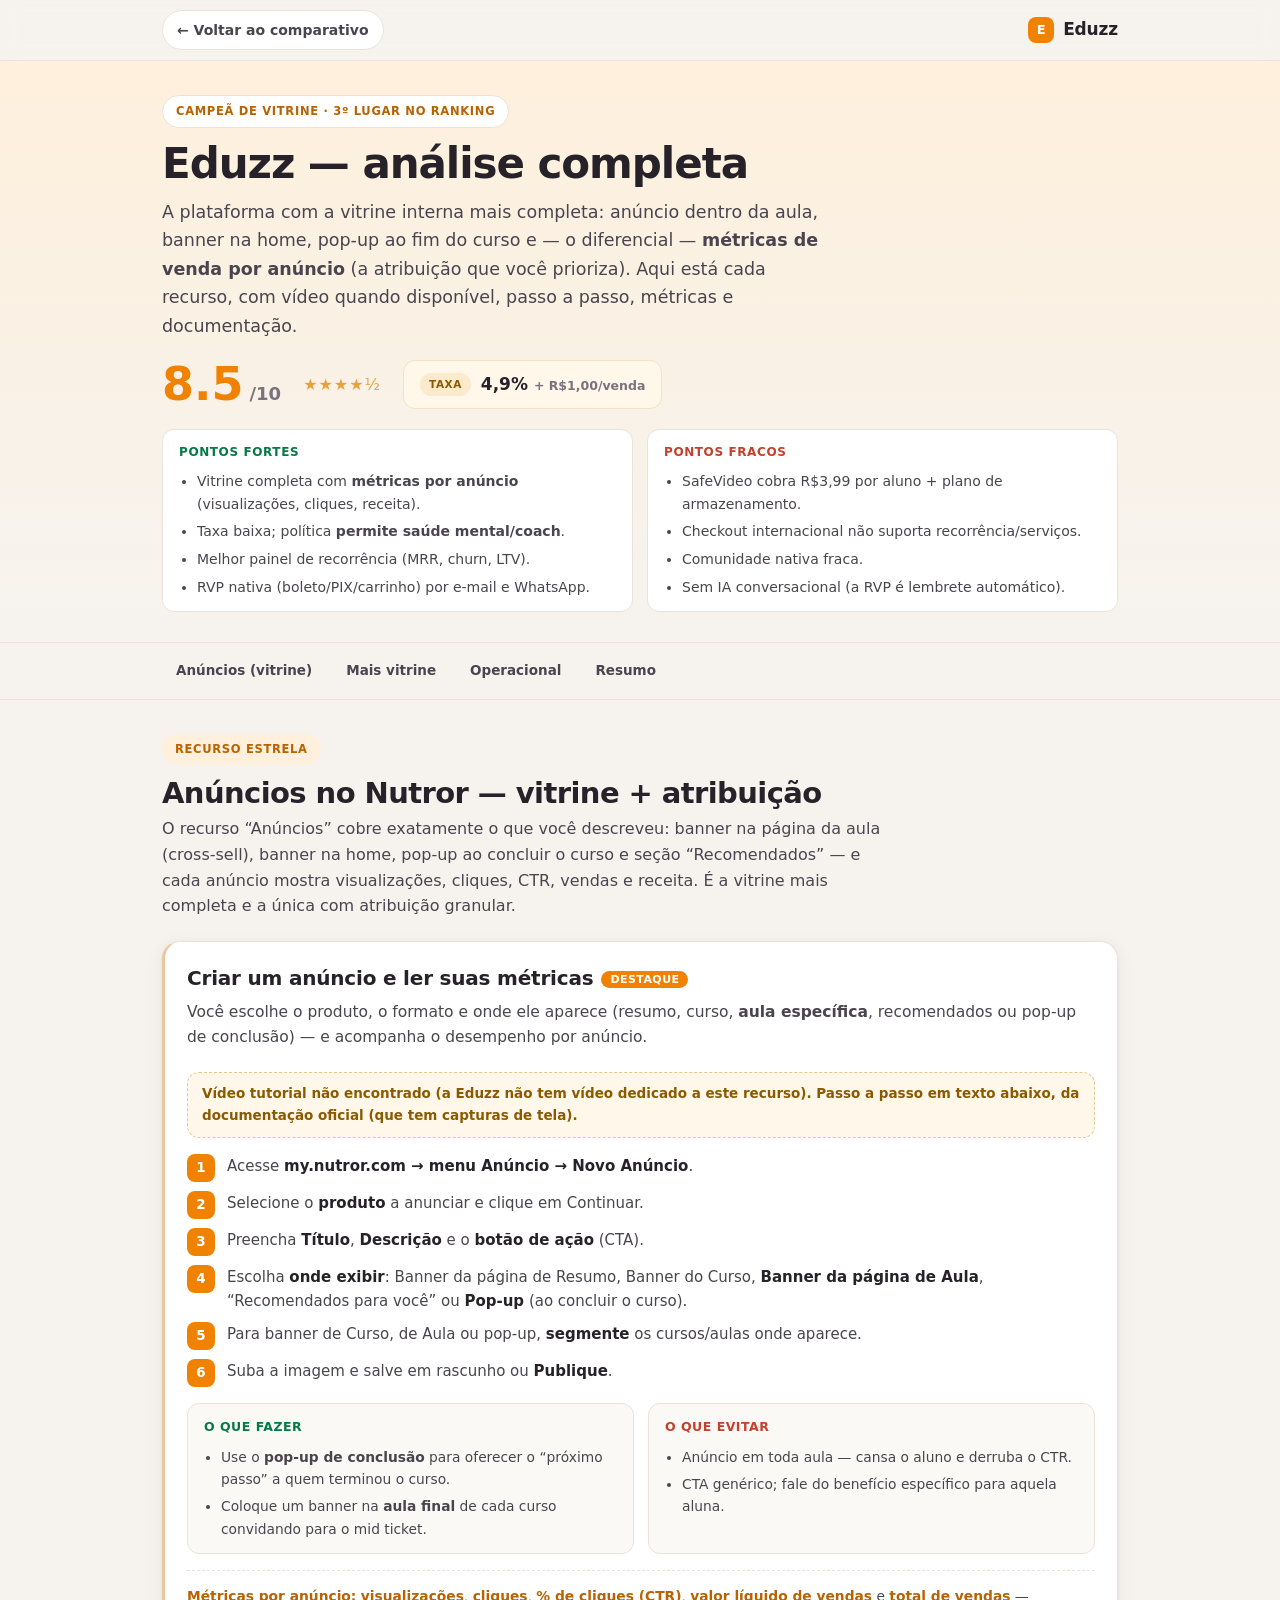
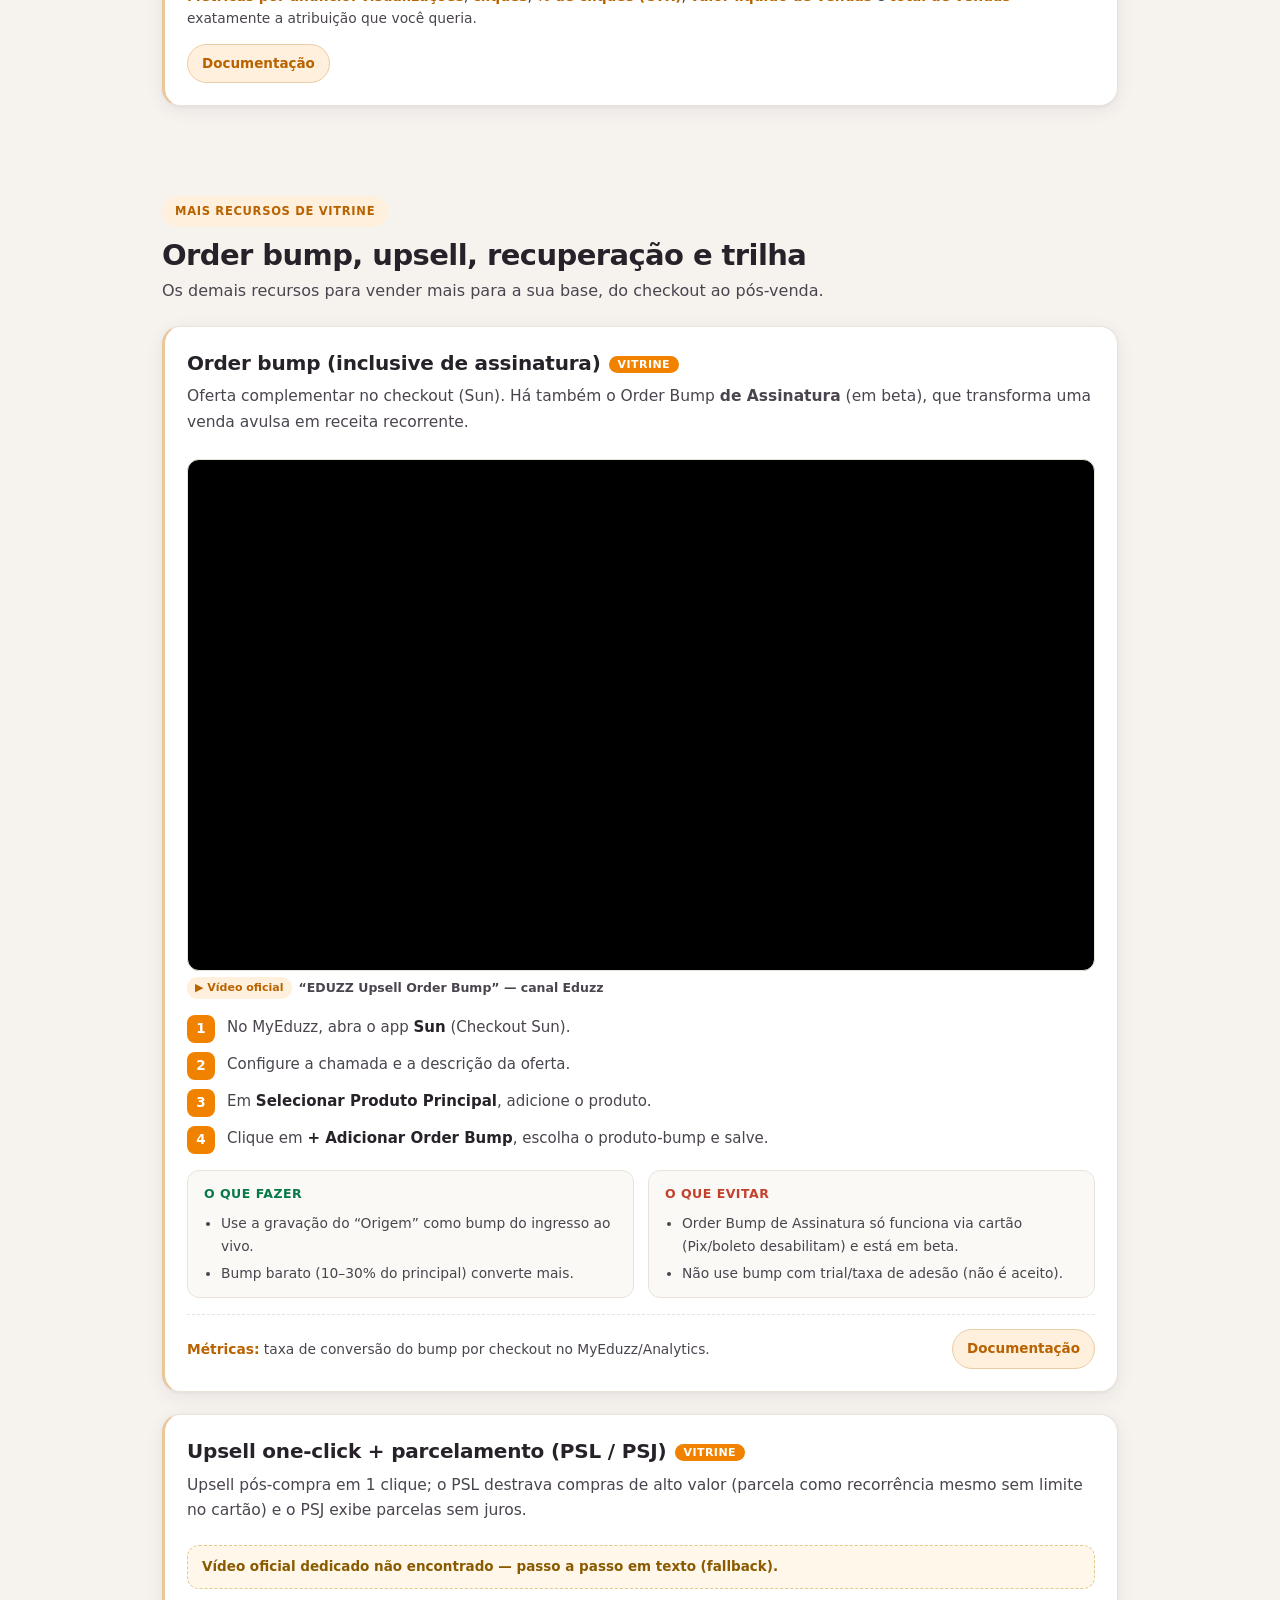
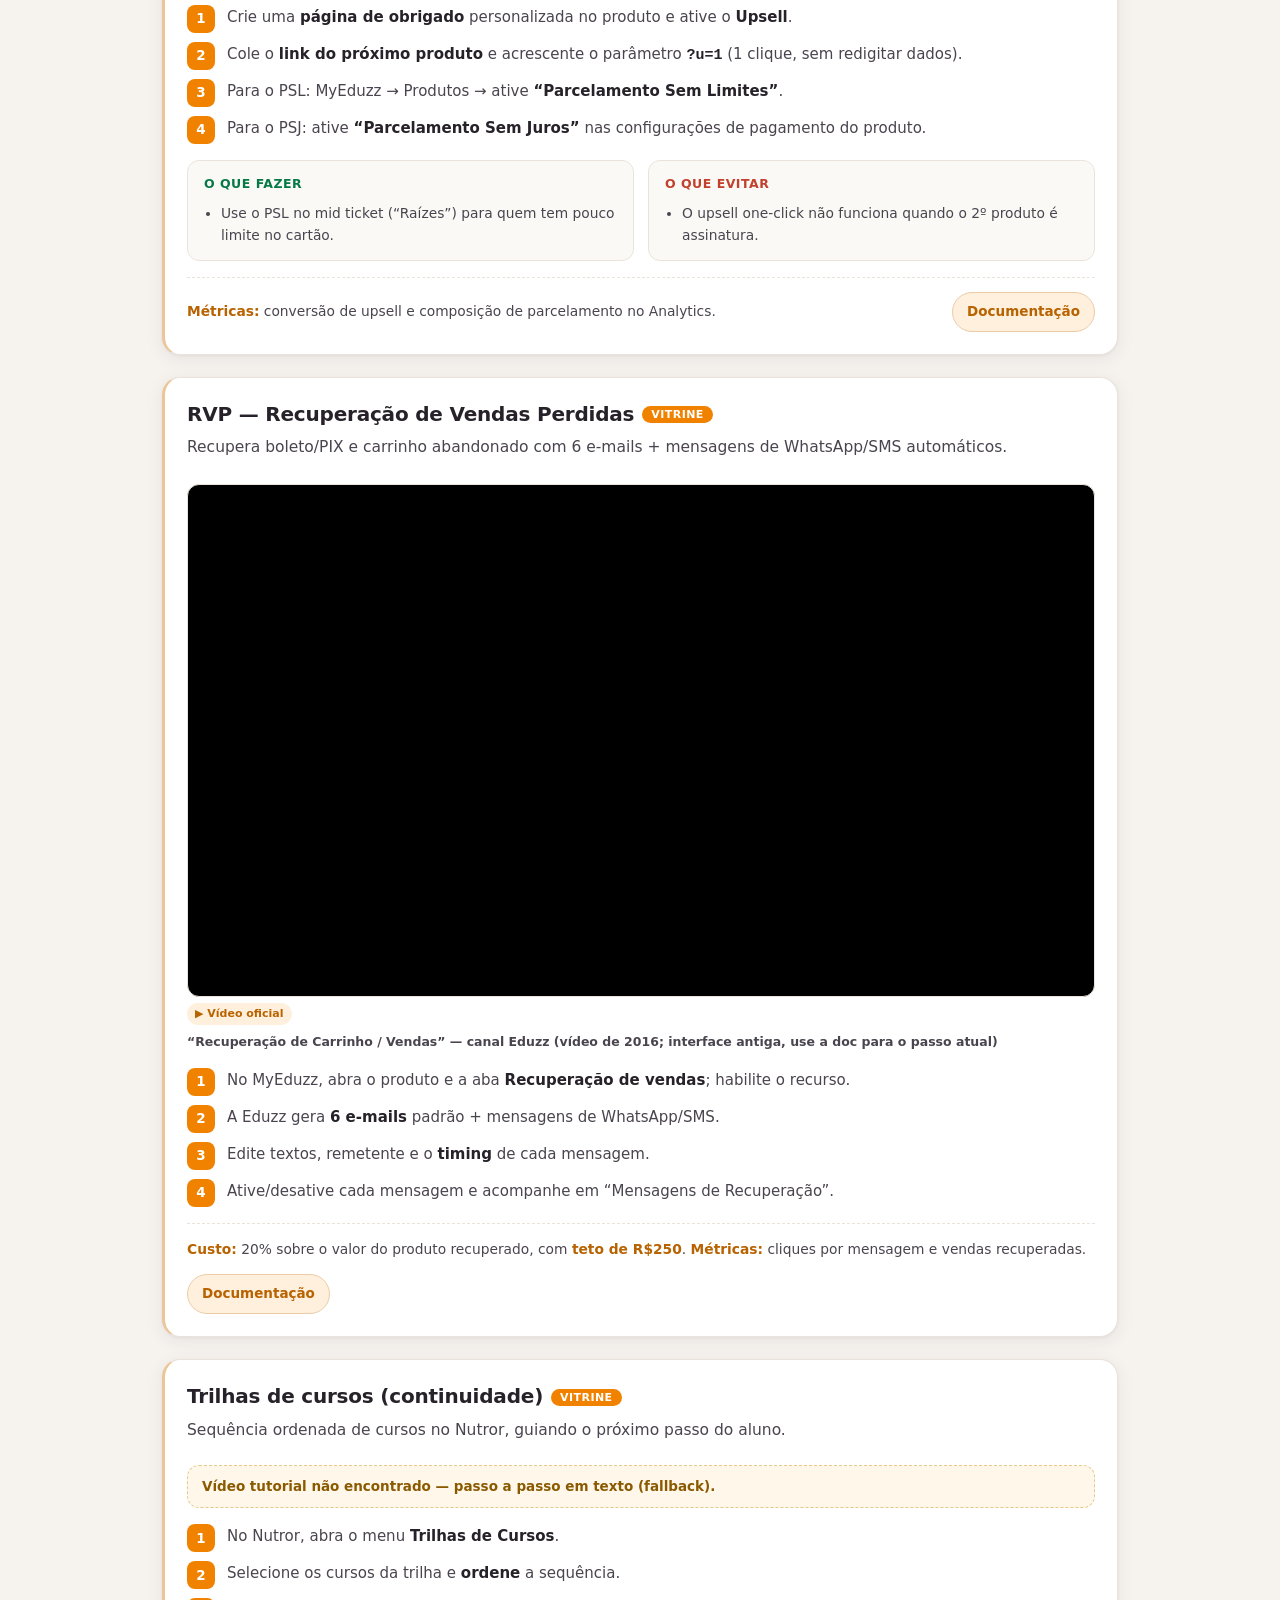
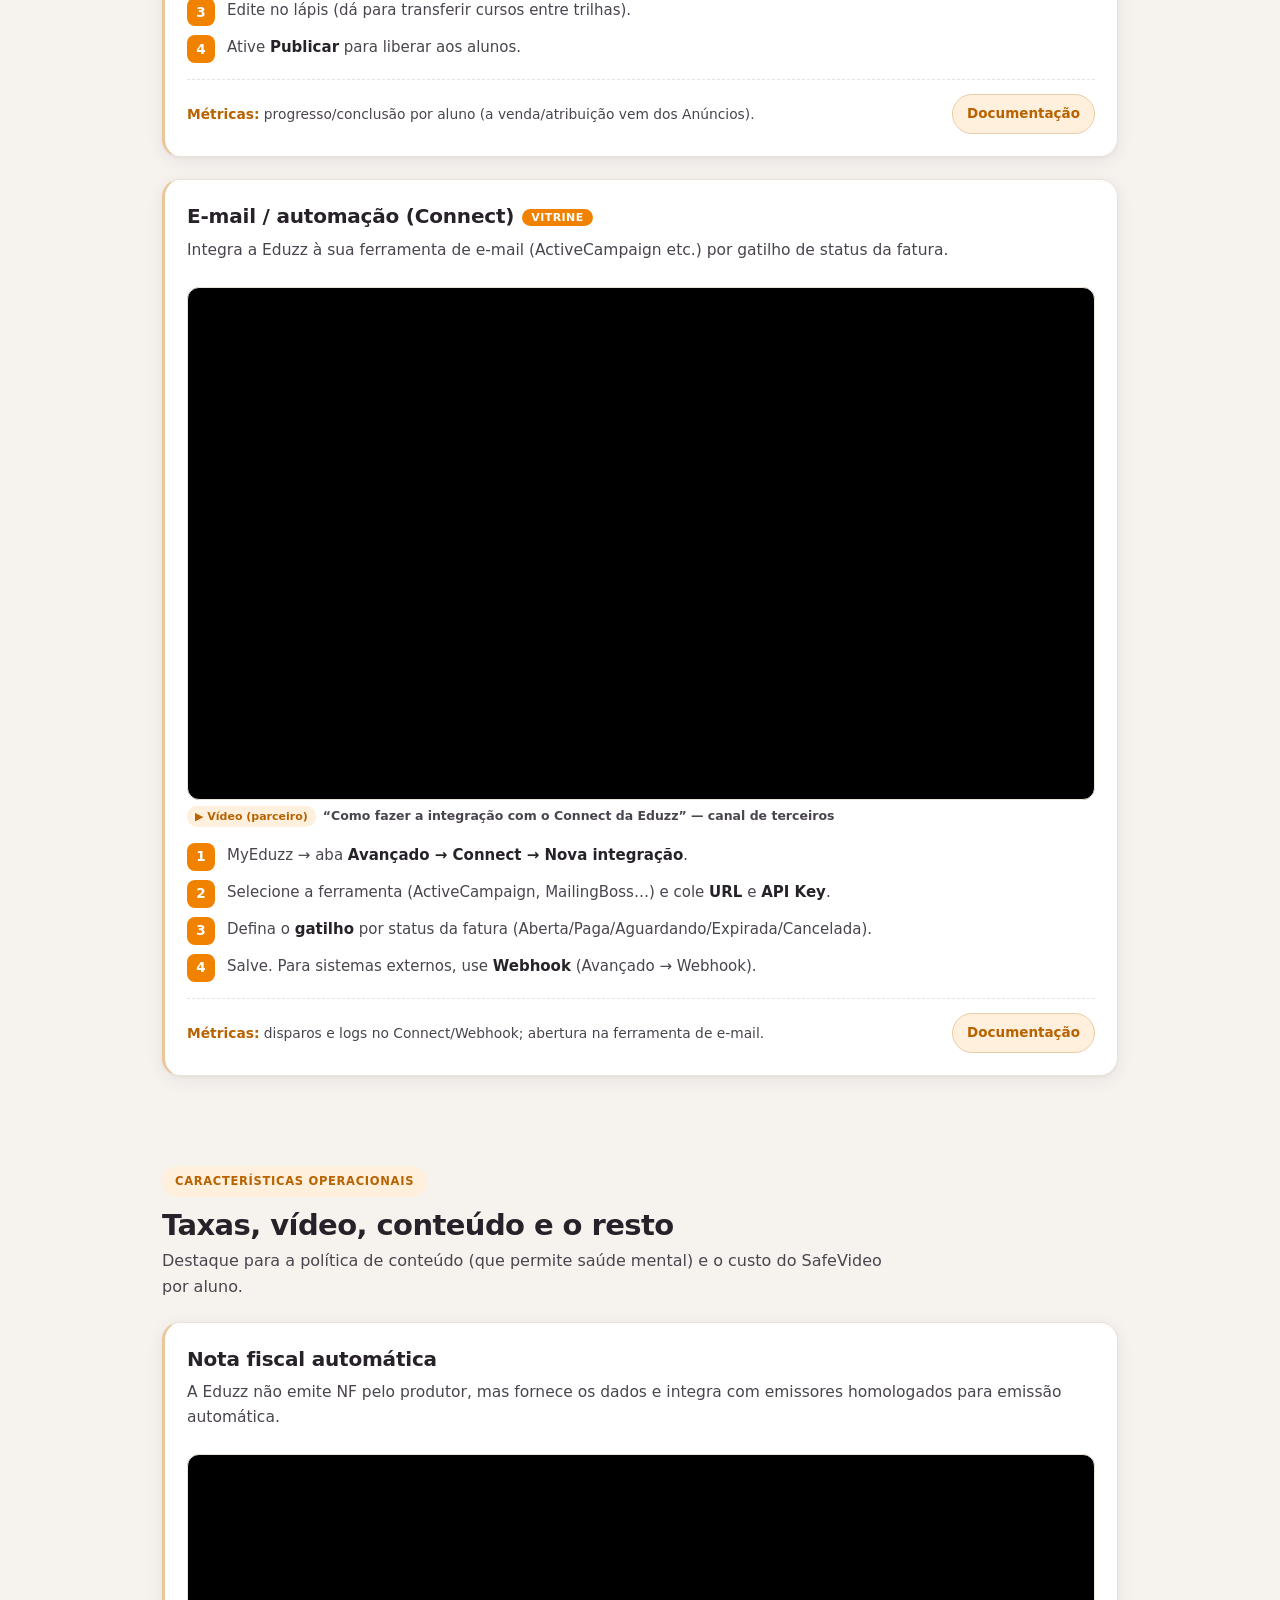
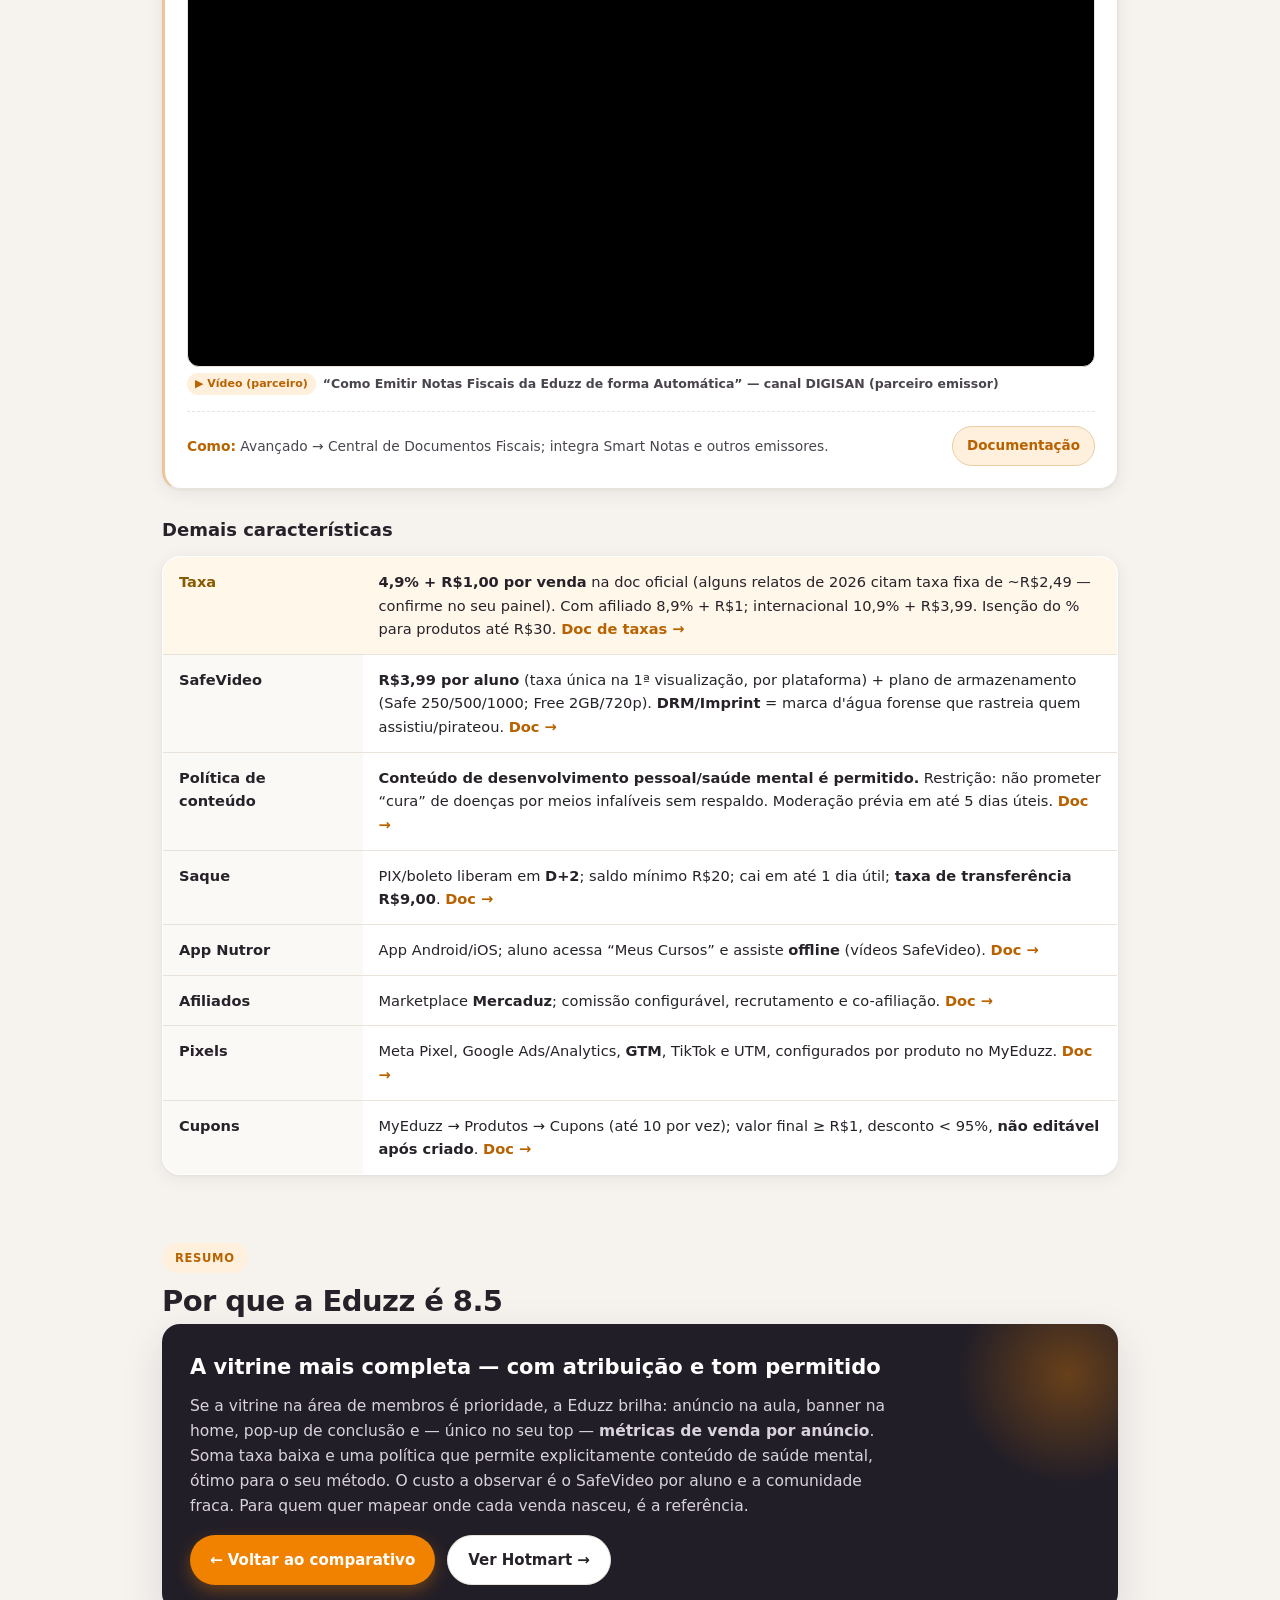
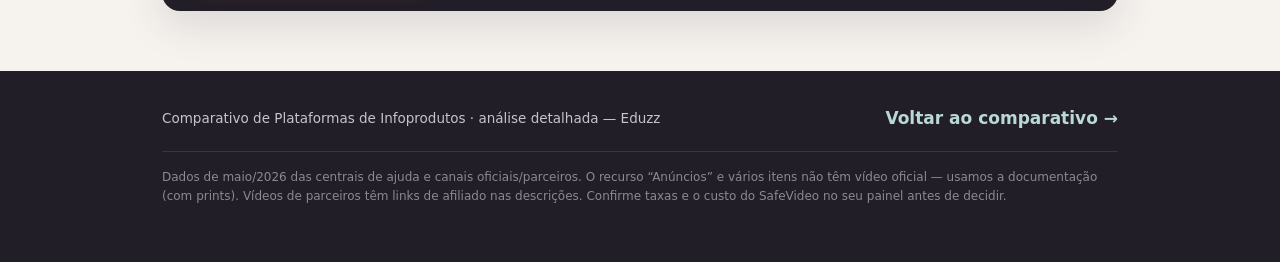
<file: eduzz.html>
<!DOCTYPE html>
<html lang="pt-BR">
<head>
<meta charset="UTF-8">
<meta name="viewport" content="width=device-width, initial-scale=1.0">
<title>Eduzz — Análise completa | Comparativo de Plataformas</title>
<link rel="stylesheet" href="/styles.css">
<script>document.documentElement.classList.add('anim')</script>
</head>
<body class="acc-eduzz">

<header class="top">
  <div class="wrap">
    <a class="back" href="/">← Voltar ao comparativo</a>
    <span class="spacer"></span>
    <span class="crumb"><span class="mk">E</span>Eduzz</span>
  </div>
</header>

<div class="phero">
  <div class="wrap">
    <span class="tagline"> Campeã de vitrine · 3º lugar no ranking</span>
    <h1>Eduzz — análise completa</h1>
    <p class="sub">A plataforma com a vitrine interna mais completa: anúncio dentro da aula, banner na home, pop-up ao fim do curso e — o diferencial — <b>métricas de venda por anúncio</b> (a atribuição que você prioriza). Aqui está cada recurso, com vídeo quando disponível, passo a passo, métricas e documentação.</p>
    <div class="scorebar">
      <div class="score"><span class="n">8.5</span><span class="d">/10</span></div>
      <div class="stars">★★★★½</div>
      <div class="fee"><span class="tg"> Taxa</span><span class="v">4,9% <small>+ R$1,00/venda</small></span></div>
    </div>
    <div class="qsum">
      <div class="box pro">
        <h4> Pontos fortes</h4>
        <ul>
          <li>Vitrine completa com <b>métricas por anúncio</b> (visualizações, cliques, receita).</li>
          <li>Taxa baixa; política <b>permite saúde mental/coach</b>.</li>
          <li>Melhor painel de recorrência (MRR, churn, LTV).</li>
          <li>RVP nativa (boleto/PIX/carrinho) por e-mail e WhatsApp.</li>
        </ul>
      </div>
      <div class="box con">
        <h4> Pontos fracos</h4>
        <ul>
          <li>SafeVideo cobra R$3,99 por aluno + plano de armazenamento.</li>
          <li>Checkout internacional não suporta recorrência/serviços.</li>
          <li>Comunidade nativa fraca.</li>
          <li>Sem IA conversacional (a RVP é lembrete automático).</li>
        </ul>
      </div>
    </div>
  </div>
</div>

<nav class="sub">
  <div class="wrap">
    <a href="#anuncios"> Anúncios (vitrine)</a>
    <a href="#vitrine"> Mais vitrine</a>
    <a href="#operacional"> Operacional</a>
    <a href="#resumo"> Resumo</a>
  </div>
</nav>

<!-- ===== ANÚNCIOS ===== -->
<section id="anuncios">
  <div class="wrap">
    <span class="eyebrow"> Recurso estrela</span>
    <h2 class="sec">Anúncios no Nutror — vitrine + atribuição</h2>
    <p class="sec-intro">O recurso “Anúncios” cobre exatamente o que você descreveu: banner na página da aula (cross-sell), banner na home, pop-up ao concluir o curso e seção “Recomendados” — e cada anúncio mostra visualizações, cliques, CTR, vendas e receita. É a vitrine mais completa e a única com atribuição granular.</p>

    <div class="feat">
      <div class="fhead"><span class="ic"></span><div class="ft"><h3>Criar um anúncio e ler suas métricas<span class="star">destaque</span></h3><p class="desc">Você escolhe o produto, o formato e onde ele aparece (resumo, curso, <b>aula específica</b>, recomendados ou pop-up de conclusão) — e acompanha o desempenho por anúncio.</p></div></div>
      <div class="fbody">
        <div class="novideo"> Vídeo tutorial não encontrado (a Eduzz não tem vídeo dedicado a este recurso). Passo a passo em texto abaixo, da documentação oficial (que tem capturas de tela).</div>
        <ol class="steps">
          <li>Acesse <b>my.nutror.com → menu Anúncio → Novo Anúncio</b>.</li>
          <li>Selecione o <b>produto</b> a anunciar e clique em Continuar.</li>
          <li>Preencha <b>Título</b>, <b>Descrição</b> e o <b>botão de ação</b> (CTA).</li>
          <li>Escolha <b>onde exibir</b>: Banner da página de Resumo, Banner do Curso, <b>Banner da página de Aula</b>, “Recomendados para você” ou <b>Pop-up</b> (ao concluir o curso).</li>
          <li>Para banner de Curso, de Aula ou pop-up, <b>segmente</b> os cursos/aulas onde aparece.</li>
          <li>Suba a imagem e salve em rascunho ou <b>Publique</b>.</li>
        </ol>
        <div class="dd">
          <div class="c do"><h5> O que fazer</h5><ul><li>Use o <b>pop-up de conclusão</b> para oferecer o “próximo passo” a quem terminou o curso.</li><li>Coloque um banner na <b>aula final</b> de cada curso convidando para o mid ticket.</li></ul></div>
          <div class="c dont"><h5> O que evitar</h5><ul><li>Anúncio em toda aula — cansa o aluno e derruba o CTR.</li><li>CTA genérico; fale do benefício específico para aquela aluna.</li></ul></div>
        </div>
        <div class="frow"><span class="metrics"><b>Métricas por anúncio:</b> <b>visualizações</b>, <b>cliques</b>, <b>% de cliques (CTR)</b>, <b>valor líquido de vendas</b> e <b>total de vendas</b> — exatamente a atribuição que você queria.</span><a class="docbtn" href="https://ajuda.eduzz.com/hc/pt-br/articles/4402736670363" target="_blank" rel="noopener"> Documentação</a></div>
      </div>
    </div>
  </div>
</section>

<!-- ===== MAIS VITRINE ===== -->
<section id="vitrine">
  <div class="wrap">
    <span class="eyebrow"> Mais recursos de vitrine</span>
    <h2 class="sec">Order bump, upsell, recuperação e trilha</h2>
    <p class="sec-intro">Os demais recursos para vender mais para a sua base, do checkout ao pós-venda.</p>

    <!-- Order bump -->
    <div class="feat">
      <div class="fhead"><span class="ic"></span><div class="ft"><h3>Order bump (inclusive de assinatura)<span class="star">vitrine</span></h3><p class="desc">Oferta complementar no checkout (Sun). Há também o Order Bump <b>de Assinatura</b> (em beta), que transforma uma venda avulsa em receita recorrente.</p></div></div>
      <div class="fbody">
        <div class="video-wrap"><iframe src="https://www.youtube.com/embed/Mqnv8iW4FAI" title="EDUZZ Upsell Order Bump: Aprenda a ter mais Lucro" loading="lazy" allowfullscreen></iframe></div>
        <p class="vcap"><span class="of">▶ Vídeo oficial</span><span class="th">“EDUZZ Upsell Order Bump” — canal Eduzz</span></p>
        <ol class="steps">
          <li>No MyEduzz, abra o app <b>Sun</b> (Checkout Sun).</li>
          <li>Configure a chamada e a descrição da oferta.</li>
          <li>Em <b>Selecionar Produto Principal</b>, adicione o produto.</li>
          <li>Clique em <b>+ Adicionar Order Bump</b>, escolha o produto-bump e salve.</li>
        </ol>
        <div class="dd">
          <div class="c do"><h5> O que fazer</h5><ul><li>Use a gravação do “Origem” como bump do ingresso ao vivo.</li><li>Bump barato (10–30% do principal) converte mais.</li></ul></div>
          <div class="c dont"><h5> O que evitar</h5><ul><li>Order Bump de Assinatura só funciona via cartão (Pix/boleto desabilitam) e está em beta.</li><li>Não use bump com trial/taxa de adesão (não é aceito).</li></ul></div>
        </div>
        <div class="frow"><span class="metrics"><b>Métricas:</b> taxa de conversão do bump por checkout no MyEduzz/Analytics.</span><a class="docbtn" href="https://ajuda.eduzz.com/hc/pt-br/articles/1260807006190" target="_blank" rel="noopener"> Documentação</a></div>
      </div>
    </div>

    <!-- Upsell / PSL / PSJ (sem vídeo) -->
    <div class="feat">
      <div class="fhead"><span class="ic"></span><div class="ft"><h3>Upsell one-click + parcelamento (PSL / PSJ)<span class="star">vitrine</span></h3><p class="desc">Upsell pós-compra em 1 clique; o PSL destrava compras de alto valor (parcela como recorrência mesmo sem limite no cartão) e o PSJ exibe parcelas sem juros.</p></div></div>
      <div class="fbody">
        <div class="novideo"> Vídeo oficial dedicado não encontrado — passo a passo em texto (fallback).</div>
        <ol class="steps">
          <li>Crie uma <b>página de obrigado</b> personalizada no produto e ative o <b>Upsell</b>.</li>
          <li>Cole o <b>link do próximo produto</b> e acrescente o parâmetro <b><code>?u=1</code></b> (1 clique, sem redigitar dados).</li>
          <li>Para o PSL: MyEduzz → Produtos → ative <b>“Parcelamento Sem Limites”</b>.</li>
          <li>Para o PSJ: ative <b>“Parcelamento Sem Juros”</b> nas configurações de pagamento do produto.</li>
        </ol>
        <div class="dd">
          <div class="c do"><h5> O que fazer</h5><ul><li>Use o PSL no mid ticket (“Raízes”) para quem tem pouco limite no cartão.</li></ul></div>
          <div class="c dont"><h5> O que evitar</h5><ul><li>O upsell one-click não funciona quando o 2º produto é assinatura.</li></ul></div>
        </div>
        <div class="frow"><span class="metrics"><b>Métricas:</b> conversão de upsell e composição de parcelamento no Analytics.</span><a class="docbtn" href="https://ajuda.eduzz.com/hc/pt-br/articles/1260807654450" target="_blank" rel="noopener"> Documentação</a></div>
      </div>
    </div>

    <!-- RVP -->
    <div class="feat">
      <div class="fhead"><span class="ic"></span><div class="ft"><h3>RVP — Recuperação de Vendas Perdidas<span class="star">vitrine</span></h3><p class="desc">Recupera boleto/PIX e carrinho abandonado com 6 e-mails + mensagens de WhatsApp/SMS automáticos.</p></div></div>
      <div class="fbody">
        <div class="video-wrap"><iframe src="https://www.youtube.com/embed/Hat3KXq7qT0" title="Recuperação de Carrinho / Vendas - Eduzz" loading="lazy" allowfullscreen></iframe></div>
        <p class="vcap"><span class="of">▶ Vídeo oficial</span><span class="th">“Recuperação de Carrinho / Vendas” — canal Eduzz (vídeo de 2016; interface antiga, use a doc para o passo atual)</span></p>
        <ol class="steps">
          <li>No MyEduzz, abra o produto e a aba <b>Recuperação de vendas</b>; habilite o recurso.</li>
          <li>A Eduzz gera <b>6 e-mails</b> padrão + mensagens de WhatsApp/SMS.</li>
          <li>Edite textos, remetente e o <b>timing</b> de cada mensagem.</li>
          <li>Ative/desative cada mensagem e acompanhe em “Mensagens de Recuperação”.</li>
        </ol>
        <div class="frow"><span class="metrics"><b>Custo:</b> 20% sobre o valor do produto recuperado, com <b>teto de R$250</b>. <b>Métricas:</b> cliques por mensagem e vendas recuperadas.</span><a class="docbtn" href="https://ajuda.eduzz.com/hc/pt-br/articles/1260807625289" target="_blank" rel="noopener"> Documentação</a></div>
      </div>
    </div>

    <!-- Trilha (sem vídeo) -->
    <div class="feat">
      <div class="fhead"><span class="ic"></span><div class="ft"><h3>Trilhas de cursos (continuidade)<span class="star">vitrine</span></h3><p class="desc">Sequência ordenada de cursos no Nutror, guiando o próximo passo do aluno.</p></div></div>
      <div class="fbody">
        <div class="novideo"> Vídeo tutorial não encontrado — passo a passo em texto (fallback).</div>
        <ol class="steps">
          <li>No Nutror, abra o menu <b>Trilhas de Cursos</b>.</li>
          <li>Selecione os cursos da trilha e <b>ordene</b> a sequência.</li>
          <li>Edite no lápis (dá para transferir cursos entre trilhas).</li>
          <li>Ative <b>Publicar</b> para liberar aos alunos.</li>
        </ol>
        <div class="frow"><span class="metrics"><b>Métricas:</b> progresso/conclusão por aluno (a venda/atribuição vem dos Anúncios).</span><a class="docbtn" href="https://ajuda.eduzz.com/hc/pt-br/articles/4418788019867" target="_blank" rel="noopener"> Documentação</a></div>
      </div>
    </div>

    <!-- Email Connect -->
    <div class="feat">
      <div class="fhead"><span class="ic"></span><div class="ft"><h3>E-mail / automação (Connect)<span class="star">vitrine</span></h3><p class="desc">Integra a Eduzz à sua ferramenta de e-mail (ActiveCampaign etc.) por gatilho de status da fatura.</p></div></div>
      <div class="fbody">
        <div class="video-wrap"><iframe src="https://www.youtube.com/embed/bt7t4QK6zKA" title="Integração com o Connect da Eduzz" loading="lazy" allowfullscreen></iframe></div>
        <p class="vcap"><span class="of">▶ Vídeo (parceiro)</span><span class="th">“Como fazer a integração com o Connect da Eduzz” — canal de terceiros</span></p>
        <ol class="steps">
          <li>MyEduzz → aba <b>Avançado → Connect → Nova integração</b>.</li>
          <li>Selecione a ferramenta (ActiveCampaign, MailingBoss…) e cole <b>URL</b> e <b>API Key</b>.</li>
          <li>Defina o <b>gatilho</b> por status da fatura (Aberta/Paga/Aguardando/Expirada/Cancelada).</li>
          <li>Salve. Para sistemas externos, use <b>Webhook</b> (Avançado → Webhook).</li>
        </ol>
        <div class="frow"><span class="metrics"><b>Métricas:</b> disparos e logs no Connect/Webhook; abertura na ferramenta de e-mail.</span><a class="docbtn" href="https://ajuda.eduzz.com/hc/pt-br/articles/4402979071387" target="_blank" rel="noopener"> Documentação</a></div>
      </div>
    </div>
  </div>
</section>

<!-- ===== OPERACIONAL ===== -->
<section id="operacional">
  <div class="wrap">
    <span class="eyebrow"> Características operacionais</span>
    <h2 class="sec">Taxas, vídeo, conteúdo e o resto</h2>
    <p class="sec-intro">Destaque para a política de conteúdo (que permite saúde mental) e o custo do SafeVideo por aluno.</p>

    <div class="feat">
      <div class="fhead"><span class="ic"></span><div class="ft"><h3>Nota fiscal automática</h3><p class="desc">A Eduzz não emite NF pelo produtor, mas fornece os dados e integra com emissores homologados para emissão automática.</p></div></div>
      <div class="fbody">
        <div class="video-wrap"><iframe src="https://www.youtube.com/embed/jwyKbAXAJag" title="Como Emitir Notas Fiscais da Eduzz de forma Automática" loading="lazy" allowfullscreen></iframe></div>
        <p class="vcap"><span class="of">▶ Vídeo (parceiro)</span><span class="th">“Como Emitir Notas Fiscais da Eduzz de forma Automática” — canal DIGISAN (parceiro emissor)</span></p>
        <div class="frow"><span class="metrics"><b>Como:</b> Avançado → Central de Documentos Fiscais; integra Smart Notas e outros emissores.</span><a class="docbtn" href="https://ajuda.eduzz.com/hc/pt-br/articles/4402651955739" target="_blank" rel="noopener"> Documentação</a></div>
      </div>
    </div>

    <h3 style="font-size:18px;font-weight:820;margin:26px 0 12px">Demais características</h3>
    <table class="optable">
      <tr class="fee-row"><th class="k"> Taxa</th><td><b>4,9% + R$1,00 por venda</b> na doc oficial (alguns relatos de 2026 citam taxa fixa de ~R$2,49 — confirme no seu painel). Com afiliado 8,9% + R$1; internacional 10,9% + R$3,99. Isenção do % para produtos até R$30. <a href="https://ajuda.eduzz.com/hc/pt-br/articles/1260807397109" target="_blank" rel="noopener">Doc de taxas →</a></td></tr>
      <tr><th class="k"> SafeVideo</th><td><b>R$3,99 por aluno</b> (taxa única na 1ª visualização, por plataforma) + plano de armazenamento (Safe 250/500/1000; Free 2GB/720p). <b>DRM/Imprint</b> = marca d'água forense que rastreia quem assistiu/pirateou. <a href="https://ajuda.eduzz.com/hc/pt-br/articles/4402552014491" target="_blank" rel="noopener">Doc →</a></td></tr>
      <tr><th class="k"> Política de conteúdo</th><td><b>Conteúdo de desenvolvimento pessoal/saúde mental é permitido.</b> Restrição: não prometer “cura” de doenças por meios infalíveis sem respaldo. Moderação prévia em até 5 dias úteis. <a href="https://ajuda.eduzz.com/hc/pt-br/articles/8005870790555" target="_blank" rel="noopener">Doc →</a></td></tr>
      <tr><th class="k"> Saque</th><td>PIX/boleto liberam em <b>D+2</b>; saldo mínimo R$20; cai em até 1 dia útil; <b>taxa de transferência R$9,00</b>. <a href="https://ajuda.eduzz.com/hc/pt-br/articles/1260807410490" target="_blank" rel="noopener">Doc →</a></td></tr>
      <tr><th class="k"> App Nutror</th><td>App Android/iOS; aluno acessa “Meus Cursos” e assiste <b>offline</b> (vídeos SafeVideo). <a href="https://ajuda.eduzz.com/hc/pt-br/articles/8611829296667" target="_blank" rel="noopener">Doc →</a></td></tr>
      <tr><th class="k"> Afiliados</th><td>Marketplace <b>Mercaduz</b>; comissão configurável, recrutamento e co-afiliação. <a href="https://ajuda.eduzz.com/hc/pt-br/articles/7336792418203" target="_blank" rel="noopener">Doc →</a></td></tr>
      <tr><th class="k"> Pixels</th><td>Meta Pixel, Google Ads/Analytics, <b>GTM</b>, TikTok e UTM, configurados por produto no MyEduzz. <a href="https://ajuda.eduzz.com/hc/pt-br/sections/4403538015259" target="_blank" rel="noopener">Doc →</a></td></tr>
      <tr><th class="k"> Cupons</th><td>MyEduzz → Produtos → Cupons (até 10 por vez); valor final ≥ R$1, desconto < 95%, <b>não editável após criado</b>. <a href="https://ajuda.eduzz.com/hc/pt-br/articles/1260807644469" target="_blank" rel="noopener">Doc →</a></td></tr>
    </table>
  </div>
</section>

<!-- ===== RESUMO ===== -->
<section id="resumo">
  <div class="wrap">
    <span class="eyebrow"> Resumo</span>
    <h2 class="sec">Por que a Eduzz é 8.5</h2>
    <div class="banner">
      <h3>A vitrine mais completa — com atribuição e tom permitido</h3>
      <p>Se a vitrine na área de membros é prioridade, a Eduzz brilha: anúncio na aula, banner na home, pop-up de conclusão e — único no seu top — <b>métricas de venda por anúncio</b>. Soma taxa baixa e uma política que permite explicitamente conteúdo de saúde mental, ótimo para o seu método. O custo a observar é o SafeVideo por aluno e a comunidade fraca. Para quem quer mapear onde cada venda nasceu, é a referência.</p>
      <div class="row">
        <a class="btn btn-accent" href="/">← Voltar ao comparativo</a>
        <a class="btn btn-ghost" href="/hotmart">Ver Hotmart →</a>
      </div>
    </div>
  </div>
</section>

<footer>
  <div class="wrap">
    <span style="font-size:13.5px">Comparativo de Plataformas de Infoprodutos · análise detalhada — Eduzz</span>
    <a href="/">Voltar ao comparativo →</a>
  </div>
  <div class="wrap"><p class="disc">Dados de maio/2026 das centrais de ajuda e canais oficiais/parceiros. O recurso “Anúncios” e vários itens não têm vídeo oficial — usamos a documentação (com prints). Vídeos de parceiros têm links de afiliado nas descrições. Confirme taxas e o custo do SafeVideo no seu painel antes de decidir.</p></div>
</footer>

<script>
(function(){
  try{
    if(!('IntersectionObserver' in window)){document.documentElement.classList.remove('anim');return;}
    var io=new IntersectionObserver(function(es){es.forEach(function(e){if(e.isIntersecting){e.target.classList.add('is-in');io.unobserve(e.target);}});},{threshold:.08,rootMargin:'0px 0px -8% 0px'});
    document.querySelectorAll('.feat,.icard,.pcard,.rank,.banner,.matrix-wrap,.cost-wrap').forEach(function(el){io.observe(el);});
  }catch(err){document.documentElement.classList.remove('anim');}
})();
</script>
</body>
</html>
</file>
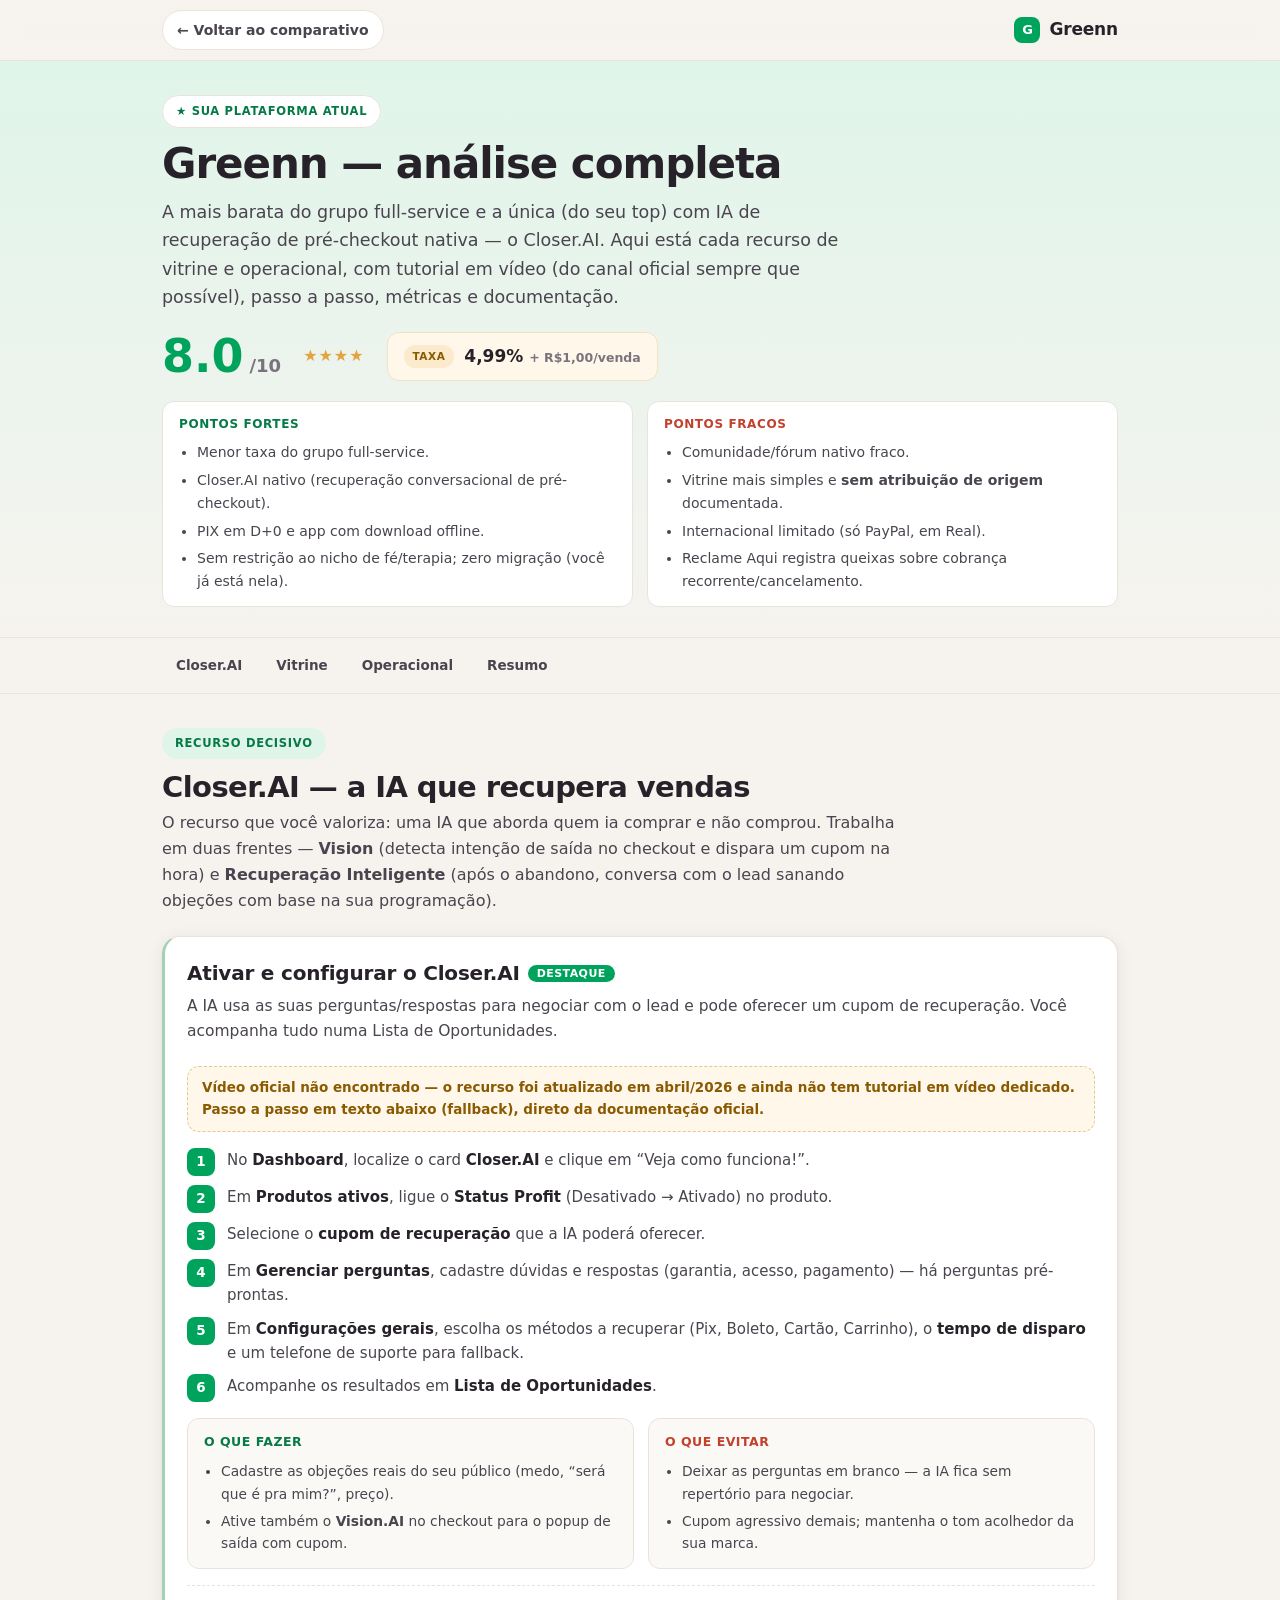
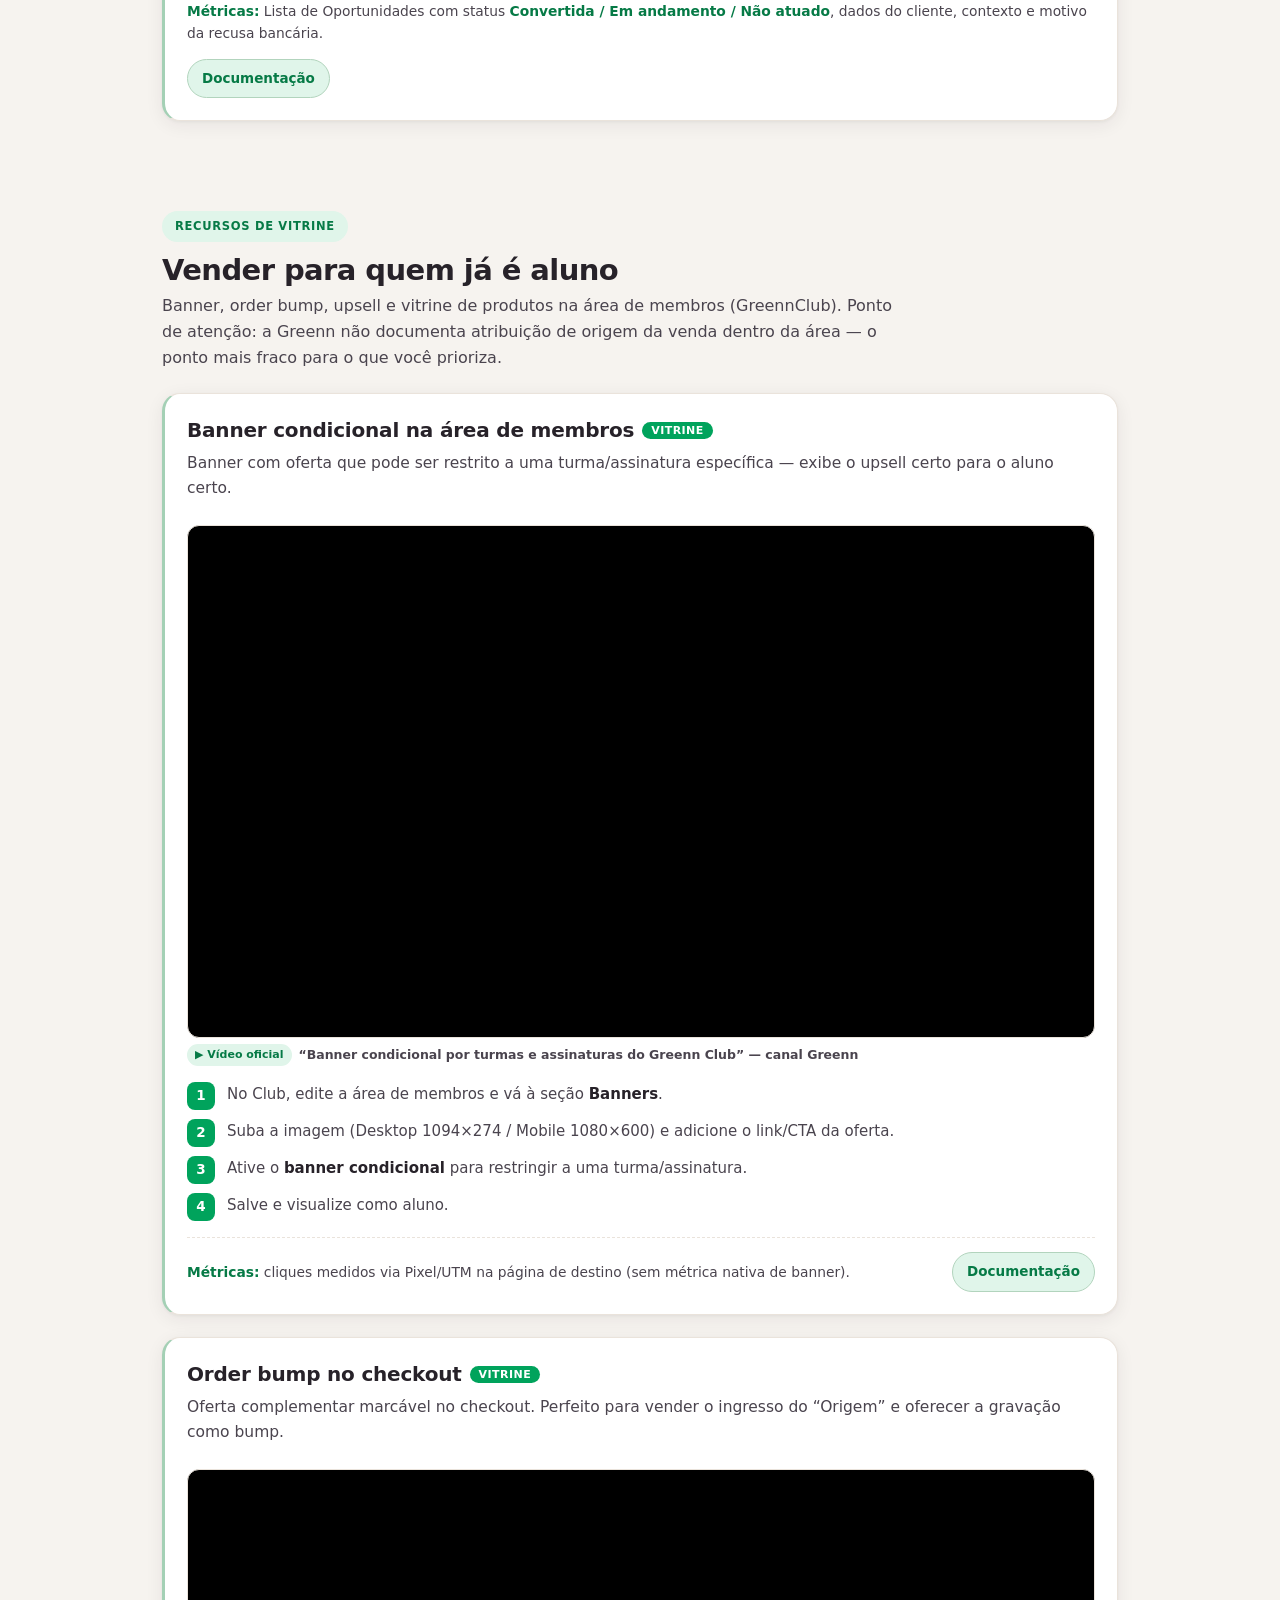
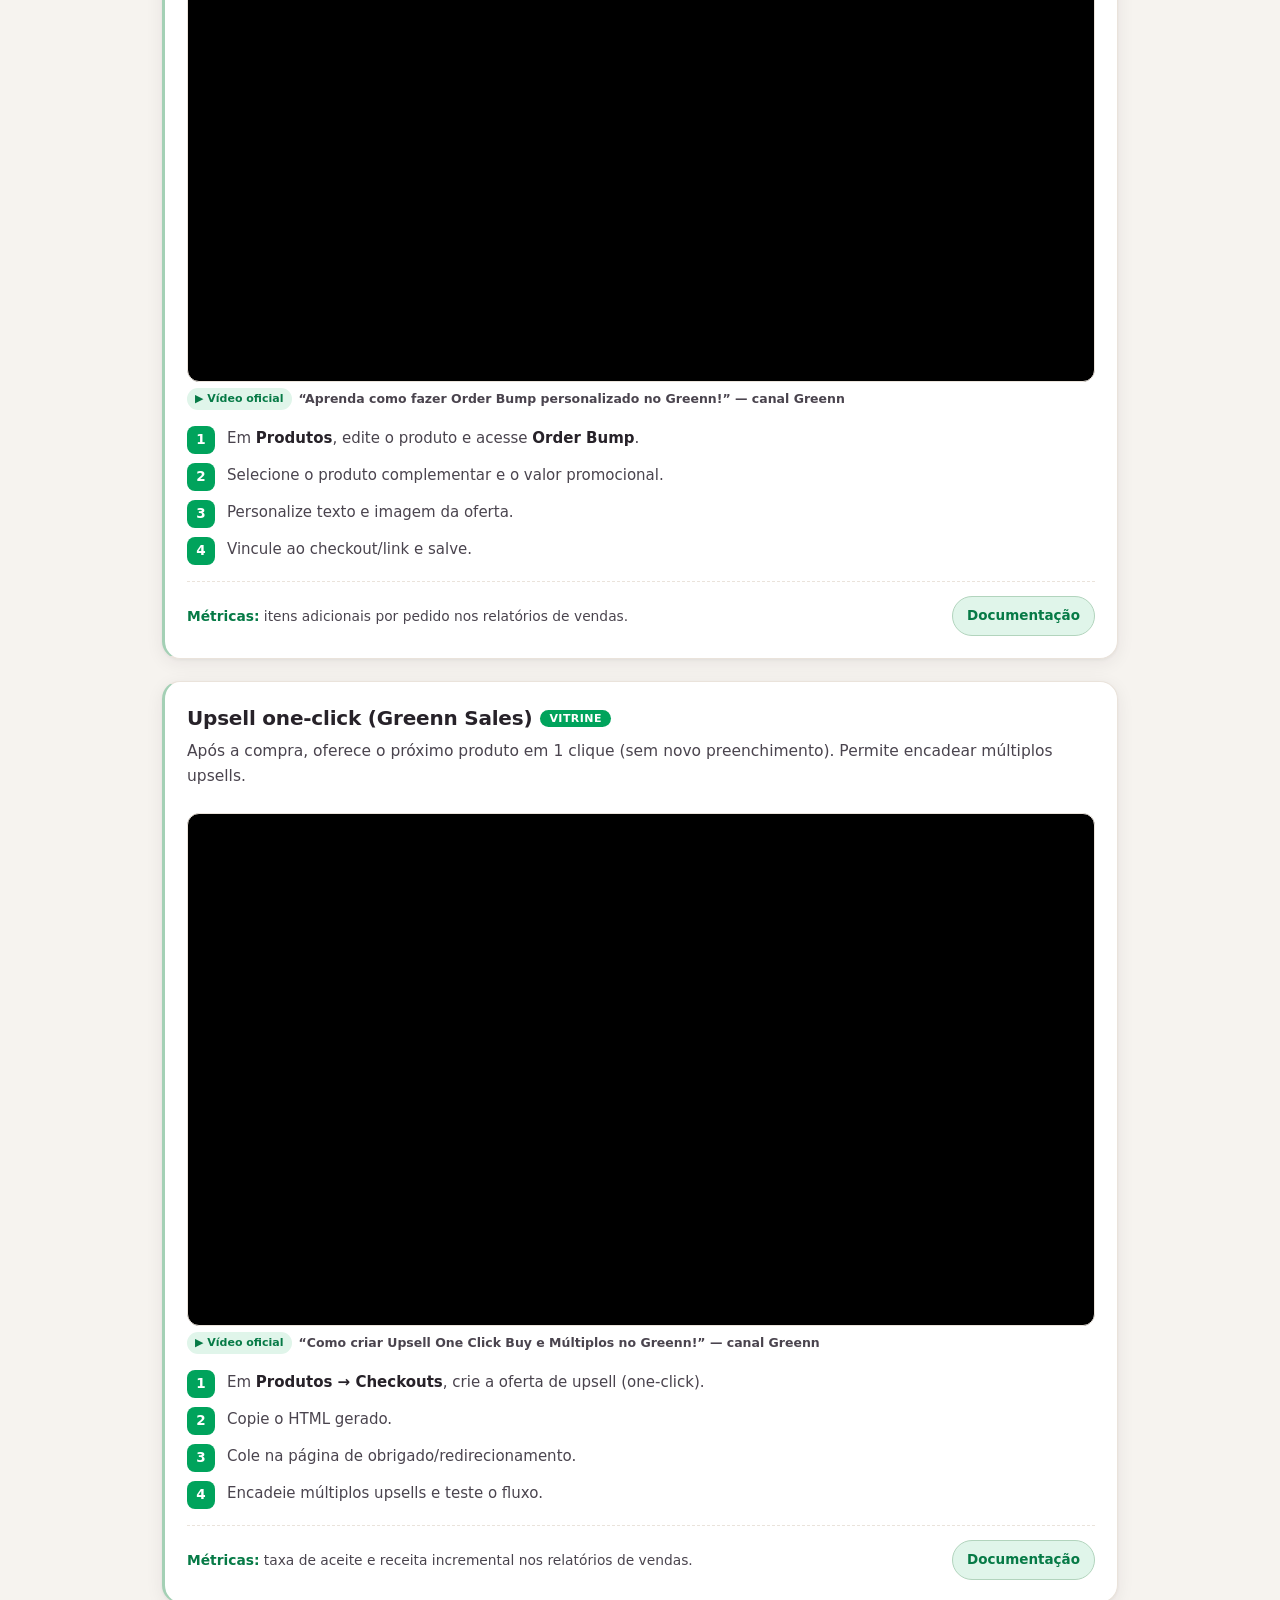
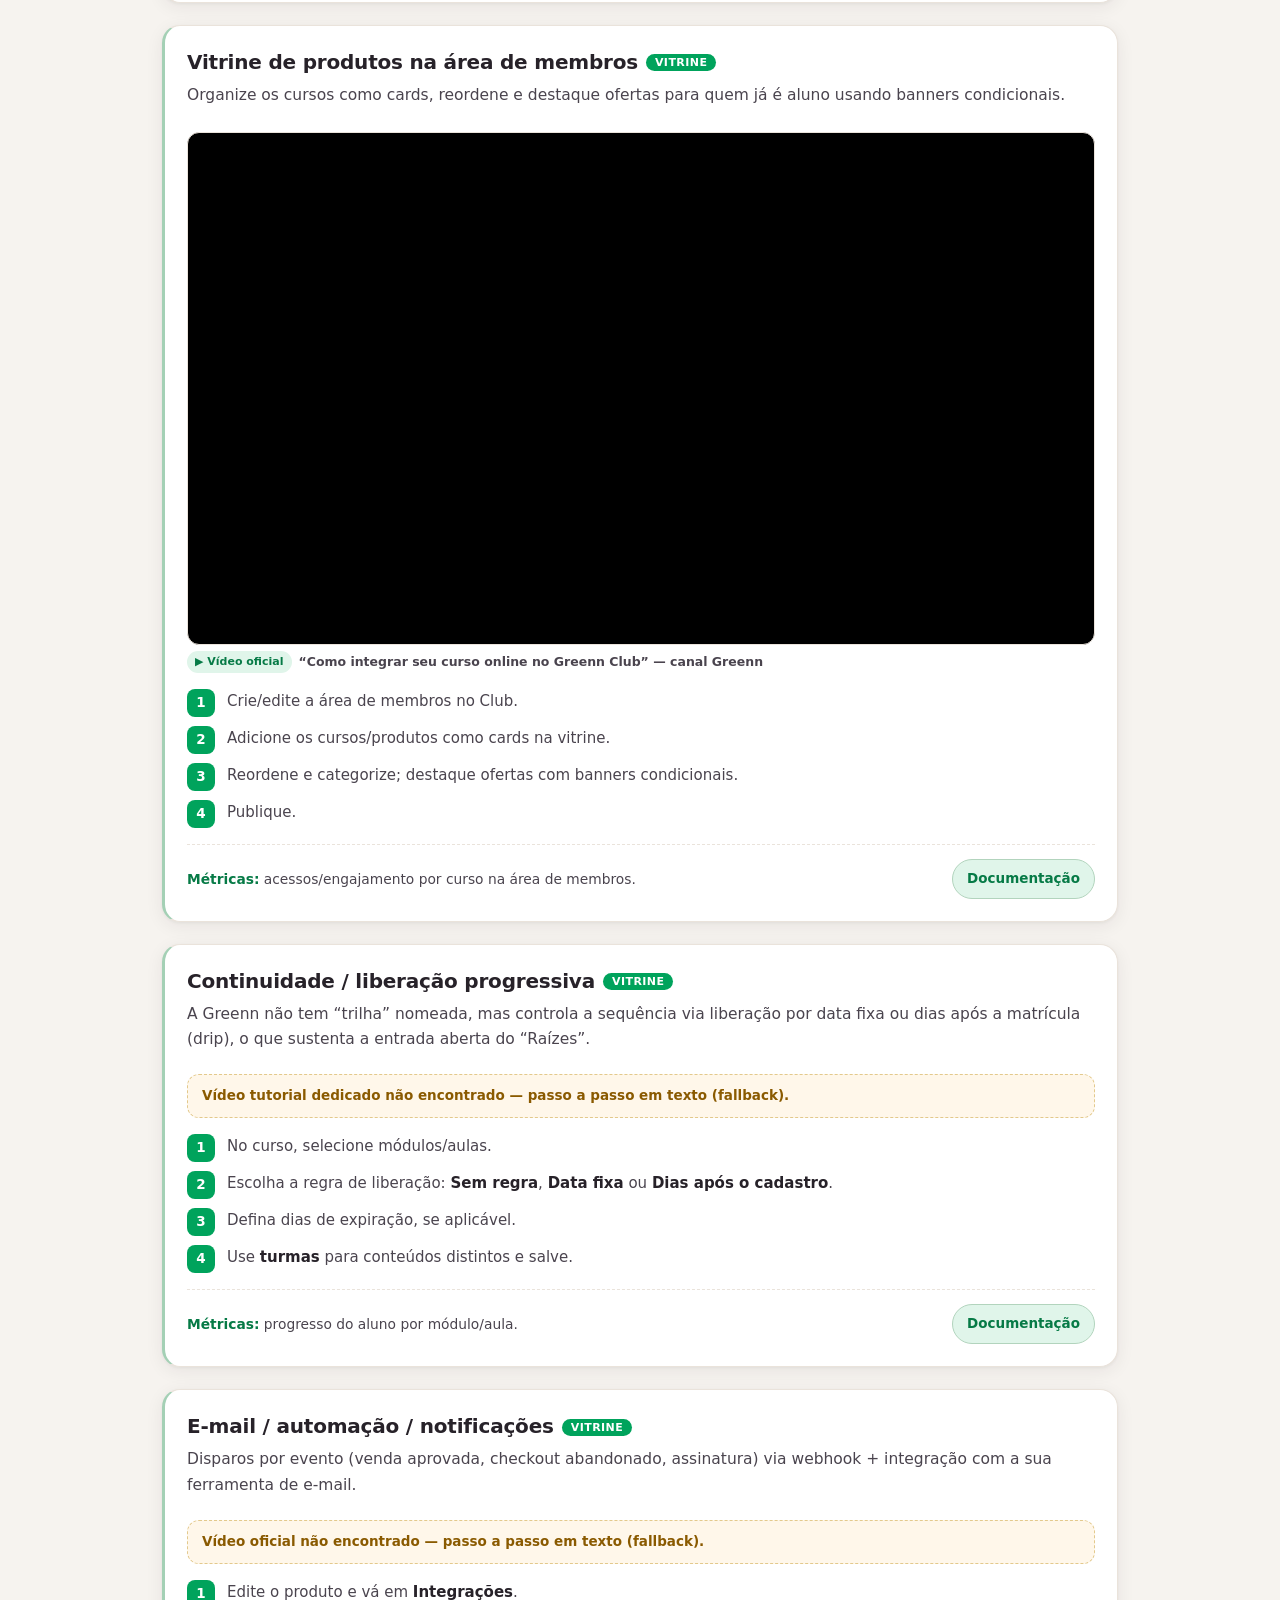
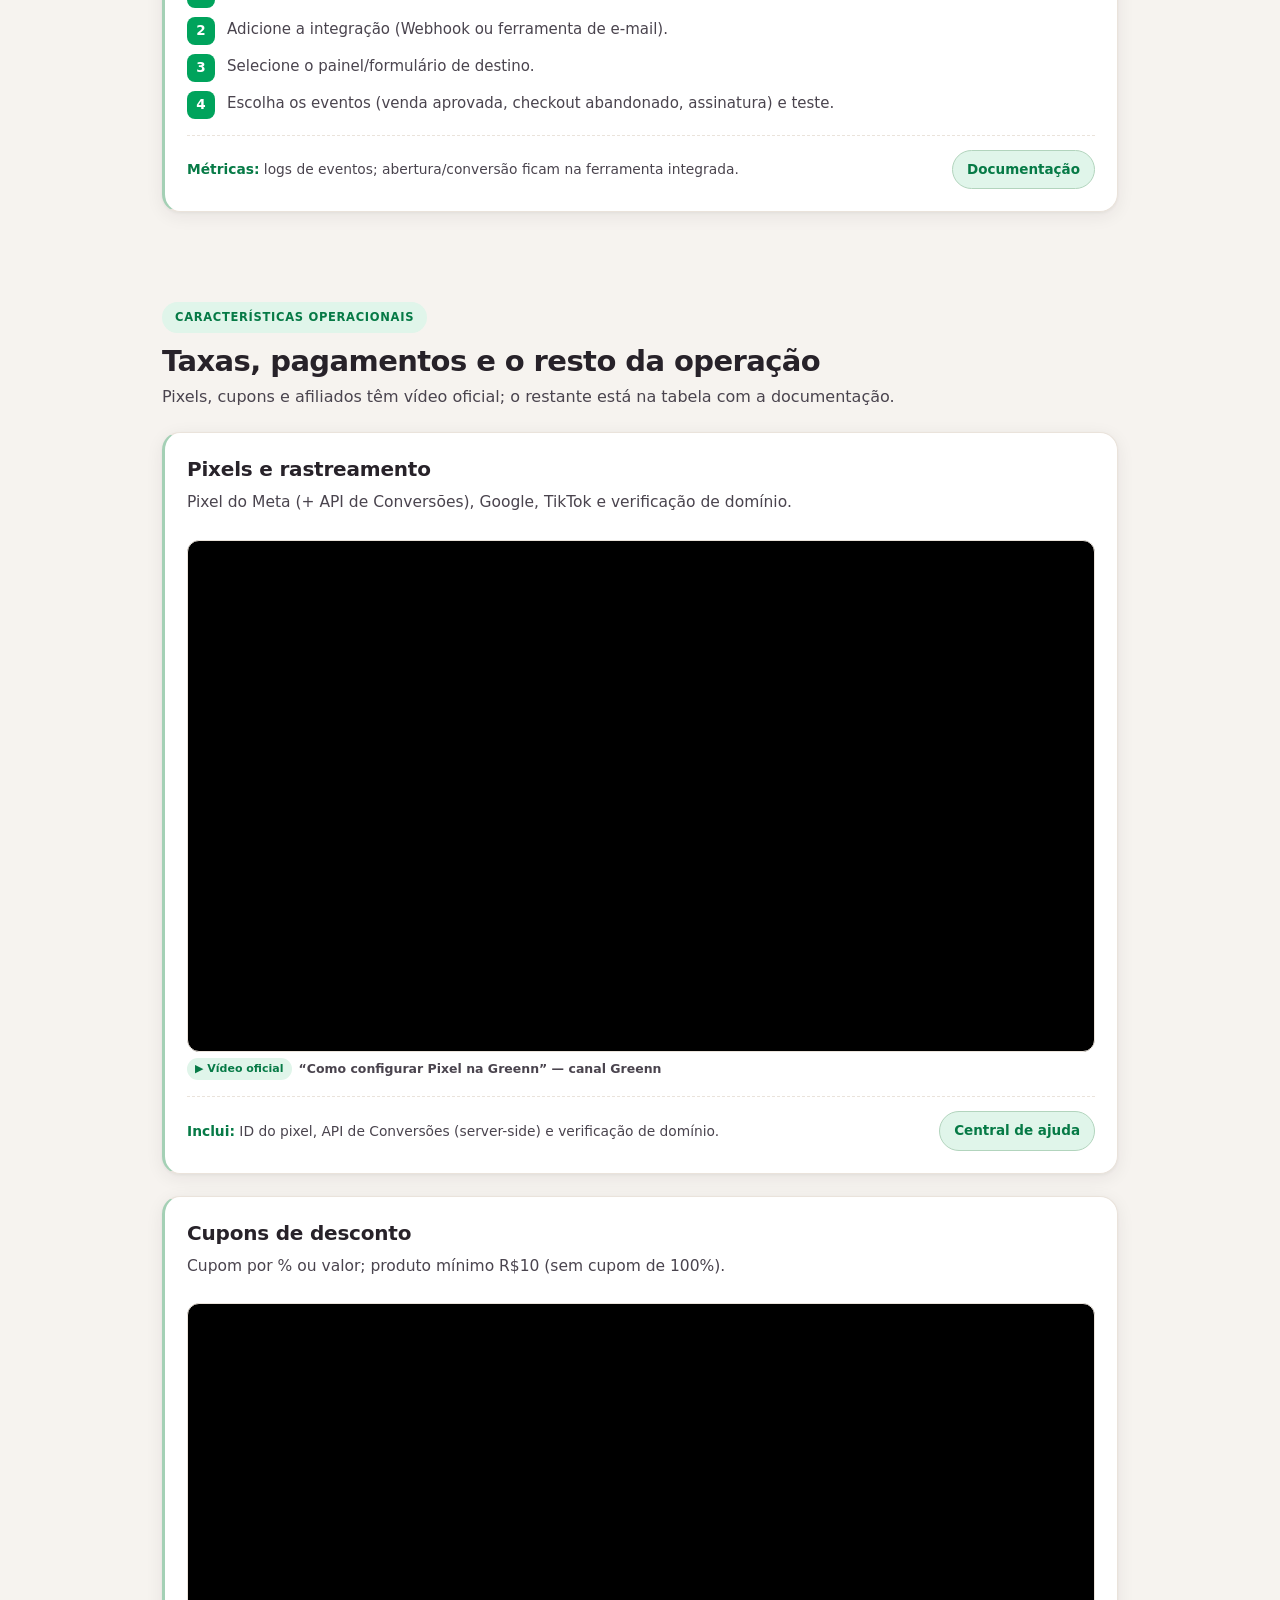
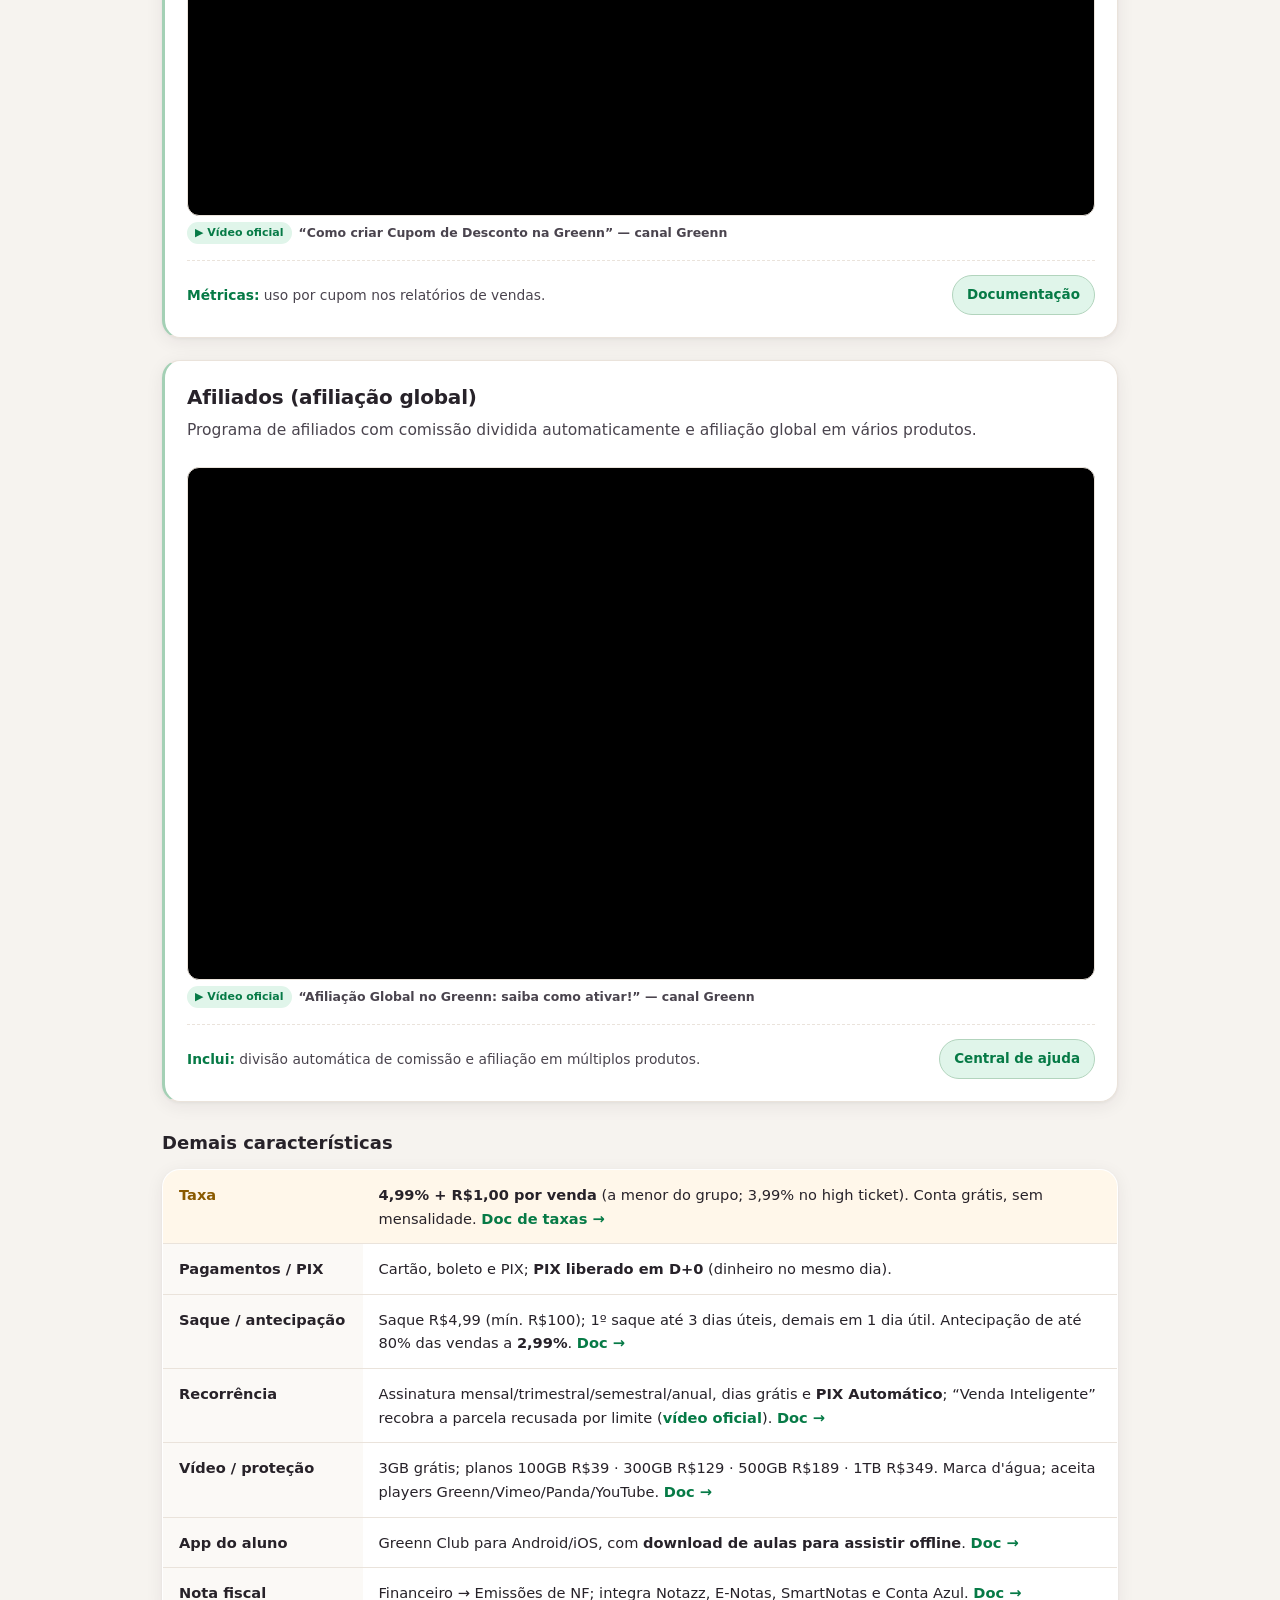
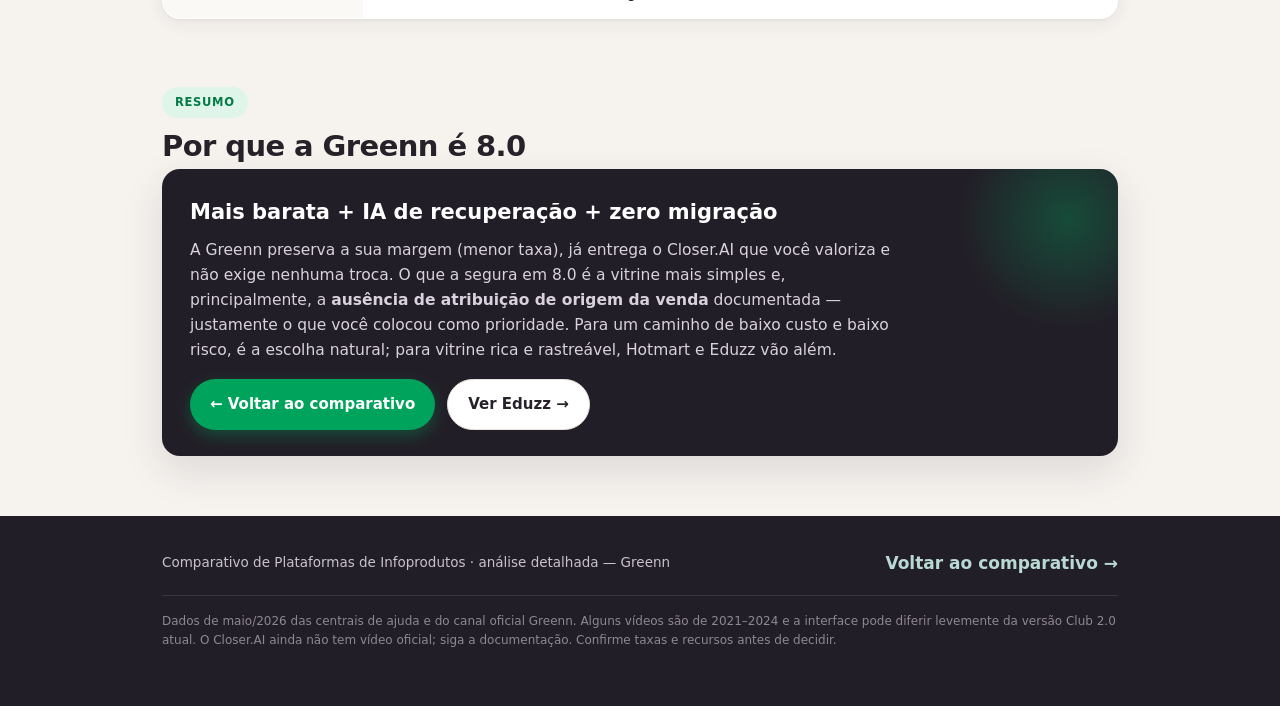
<file: greenn.html>
<!DOCTYPE html>
<html lang="pt-BR">
<head>
<meta charset="UTF-8">
<meta name="viewport" content="width=device-width, initial-scale=1.0">
<title>Greenn — Análise completa | Comparativo de Plataformas</title>
<link rel="stylesheet" href="/styles.css">
<script>document.documentElement.classList.add('anim')</script>
</head>
<body class="acc-greenn">

<header class="top">
  <div class="wrap">
    <a class="back" href="/">← Voltar ao comparativo</a>
    <span class="spacer"></span>
    <span class="crumb"><span class="mk">G</span>Greenn</span>
  </div>
</header>

<div class="phero">
  <div class="wrap">
    <span class="tagline">★ Sua plataforma atual</span>
    <h1>Greenn — análise completa</h1>
    <p class="sub">A mais barata do grupo full-service e a única (do seu top) com IA de recuperação de pré-checkout nativa — o Closer.AI. Aqui está cada recurso de vitrine e operacional, com tutorial em vídeo (do canal oficial sempre que possível), passo a passo, métricas e documentação.</p>
    <div class="scorebar">
      <div class="score"><span class="n">8.0</span><span class="d">/10</span></div>
      <div class="stars">★★★★</div>
      <div class="fee"><span class="tg"> Taxa</span><span class="v">4,99% <small>+ R$1,00/venda</small></span></div>
    </div>
    <div class="qsum">
      <div class="box pro">
        <h4> Pontos fortes</h4>
        <ul>
          <li>Menor taxa do grupo full-service.</li>
          <li>Closer.AI nativo (recuperação conversacional de pré-checkout).</li>
          <li>PIX em D+0 e app com download offline.</li>
          <li>Sem restrição ao nicho de fé/terapia; zero migração (você já está nela).</li>
        </ul>
      </div>
      <div class="box con">
        <h4> Pontos fracos</h4>
        <ul>
          <li>Comunidade/fórum nativo fraco.</li>
          <li>Vitrine mais simples e <b>sem atribuição de origem</b> documentada.</li>
          <li>Internacional limitado (só PayPal, em Real).</li>
          <li>Reclame Aqui registra queixas sobre cobrança recorrente/cancelamento.</li>
        </ul>
      </div>
    </div>
  </div>
</div>

<nav class="sub">
  <div class="wrap">
    <a href="#closer"> Closer.AI</a>
    <a href="#vitrine"> Vitrine</a>
    <a href="#operacional"> Operacional</a>
    <a href="#resumo"> Resumo</a>
  </div>
</nav>

<!-- ===== CLOSER.AI ===== -->
<section id="closer">
  <div class="wrap">
    <span class="eyebrow"> Recurso decisivo</span>
    <h2 class="sec">Closer.AI — a IA que recupera vendas</h2>
    <p class="sec-intro">O recurso que você valoriza: uma IA que aborda quem ia comprar e não comprou. Trabalha em duas frentes — <b>Vision</b> (detecta intenção de saída no checkout e dispara um cupom na hora) e <b>Recuperação Inteligente</b> (após o abandono, conversa com o lead sanando objeções com base na sua programação).</p>

    <div class="feat">
      <div class="fhead"><span class="ic"></span><div class="ft"><h3>Ativar e configurar o Closer.AI<span class="star">destaque</span></h3><p class="desc">A IA usa as suas perguntas/respostas para negociar com o lead e pode oferecer um cupom de recuperação. Você acompanha tudo numa Lista de Oportunidades.</p></div></div>
      <div class="fbody">
        <div class="novideo"> Vídeo oficial não encontrado — o recurso foi atualizado em abril/2026 e ainda não tem tutorial em vídeo dedicado. Passo a passo em texto abaixo (fallback), direto da documentação oficial.</div>
        <ol class="steps">
          <li>No <b>Dashboard</b>, localize o card <b>Closer.AI</b> e clique em “Veja como funciona!”.</li>
          <li>Em <b>Produtos ativos</b>, ligue o <b>Status Profit</b> (Desativado → Ativado) no produto.</li>
          <li>Selecione o <b>cupom de recuperação</b> que a IA poderá oferecer.</li>
          <li>Em <b>Gerenciar perguntas</b>, cadastre dúvidas e respostas (garantia, acesso, pagamento) — há perguntas pré-prontas.</li>
          <li>Em <b>Configurações gerais</b>, escolha os métodos a recuperar (Pix, Boleto, Cartão, Carrinho), o <b>tempo de disparo</b> e um telefone de suporte para fallback.</li>
          <li>Acompanhe os resultados em <b>Lista de Oportunidades</b>.</li>
        </ol>
        <div class="dd">
          <div class="c do"><h5> O que fazer</h5><ul><li>Cadastre as objeções reais do seu público (medo, “será que é pra mim?”, preço).</li><li>Ative também o <b>Vision.AI</b> no checkout para o popup de saída com cupom.</li></ul></div>
          <div class="c dont"><h5> O que evitar</h5><ul><li>Deixar as perguntas em branco — a IA fica sem repertório para negociar.</li><li>Cupom agressivo demais; mantenha o tom acolhedor da sua marca.</li></ul></div>
        </div>
        <div class="frow"><span class="metrics"><b>Métricas:</b> Lista de Oportunidades com status <b>Convertida / Em andamento / Não atuado</b>, dados do cliente, contexto e motivo da recusa bancária.</span><a class="docbtn" href="https://greenn.crisp.help/pt-br/article/como-ativar-o-closerai-o3jynx/" target="_blank" rel="noopener"> Documentação</a></div>
      </div>
    </div>
  </div>
</section>

<!-- ===== VITRINE ===== -->
<section id="vitrine">
  <div class="wrap">
    <span class="eyebrow"> Recursos de vitrine</span>
    <h2 class="sec">Vender para quem já é aluno</h2>
    <p class="sec-intro">Banner, order bump, upsell e vitrine de produtos na área de membros (GreennClub). Ponto de atenção: a Greenn não documenta atribuição de origem da venda dentro da área — o ponto mais fraco para o que você prioriza.</p>

    <!-- Banner condicional -->
    <div class="feat">
      <div class="fhead"><span class="ic"></span><div class="ft"><h3>Banner condicional na área de membros<span class="star">vitrine</span></h3><p class="desc">Banner com oferta que pode ser restrito a uma turma/assinatura específica — exibe o upsell certo para o aluno certo.</p></div></div>
      <div class="fbody">
        <div class="video-wrap"><iframe src="https://www.youtube.com/embed/PLR0B-FCOtM" title="Banner condicional por turmas e assinaturas do Greenn Club" loading="lazy" allowfullscreen></iframe></div>
        <p class="vcap"><span class="of">▶ Vídeo oficial</span><span class="th">“Banner condicional por turmas e assinaturas do Greenn Club” — canal Greenn</span></p>
        <ol class="steps">
          <li>No Club, edite a área de membros e vá à seção <b>Banners</b>.</li>
          <li>Suba a imagem (Desktop 1094×274 / Mobile 1080×600) e adicione o link/CTA da oferta.</li>
          <li>Ative o <b>banner condicional</b> para restringir a uma turma/assinatura.</li>
          <li>Salve e visualize como aluno.</li>
        </ol>
        <div class="frow"><span class="metrics"><b>Métricas:</b> cliques medidos via Pixel/UTM na página de destino (sem métrica nativa de banner).</span><a class="docbtn" href="https://greenn.crisp.help/pt-br/article/adicionando-banners-club-10-1jyvm0i/" target="_blank" rel="noopener"> Documentação</a></div>
      </div>
    </div>

    <!-- Order bump -->
    <div class="feat">
      <div class="fhead"><span class="ic"></span><div class="ft"><h3>Order bump no checkout<span class="star">vitrine</span></h3><p class="desc">Oferta complementar marcável no checkout. Perfeito para vender o ingresso do “Origem” e oferecer a gravação como bump.</p></div></div>
      <div class="fbody">
        <div class="video-wrap"><iframe src="https://www.youtube.com/embed/R0AsFEhdNyI" title="Como fazer Order Bump personalizado no Greenn" loading="lazy" allowfullscreen></iframe></div>
        <p class="vcap"><span class="of">▶ Vídeo oficial</span><span class="th">“Aprenda como fazer Order Bump personalizado no Greenn!” — canal Greenn</span></p>
        <ol class="steps">
          <li>Em <b>Produtos</b>, edite o produto e acesse <b>Order Bump</b>.</li>
          <li>Selecione o produto complementar e o valor promocional.</li>
          <li>Personalize texto e imagem da oferta.</li>
          <li>Vincule ao checkout/link e salve.</li>
        </ol>
        <div class="frow"><span class="metrics"><b>Métricas:</b> itens adicionais por pedido nos relatórios de vendas.</span><a class="docbtn" href="https://greenn.crisp.help/pt-br/article/criando-e-adicionando-um-orderbump-g3fb5o/" target="_blank" rel="noopener"> Documentação</a></div>
      </div>
    </div>

    <!-- Upsell -->
    <div class="feat">
      <div class="fhead"><span class="ic"></span><div class="ft"><h3>Upsell one-click (Greenn Sales)<span class="star">vitrine</span></h3><p class="desc">Após a compra, oferece o próximo produto em 1 clique (sem novo preenchimento). Permite encadear múltiplos upsells.</p></div></div>
      <div class="fbody">
        <div class="video-wrap"><iframe src="https://www.youtube.com/embed/CvKOy6b54cI" title="Como criar Upsell One Click Buy e Múltiplos no Greenn" loading="lazy" allowfullscreen></iframe></div>
        <p class="vcap"><span class="of">▶ Vídeo oficial</span><span class="th">“Como criar Upsell One Click Buy e Múltiplos no Greenn!” — canal Greenn</span></p>
        <ol class="steps">
          <li>Em <b>Produtos → Checkouts</b>, crie a oferta de upsell (one-click).</li>
          <li>Copie o HTML gerado.</li>
          <li>Cole na página de obrigado/redirecionamento.</li>
          <li>Encadeie múltiplos upsells e teste o fluxo.</li>
        </ol>
        <div class="frow"><span class="metrics"><b>Métricas:</b> taxa de aceite e receita incremental nos relatórios de vendas.</span><a class="docbtn" href="https://greenn.crisp.help/pt-br/article/criando-um-upsell-na-greenn-78muq1/" target="_blank" rel="noopener"> Documentação</a></div>
      </div>
    </div>

    <!-- Vitrine de produtos -->
    <div class="feat">
      <div class="fhead"><span class="ic"></span><div class="ft"><h3>Vitrine de produtos na área de membros<span class="star">vitrine</span></h3><p class="desc">Organize os cursos como cards, reordene e destaque ofertas para quem já é aluno usando banners condicionais.</p></div></div>
      <div class="fbody">
        <div class="video-wrap"><iframe src="https://www.youtube.com/embed/GCMurg41nXA" title="Como integrar seu curso online no Greenn Club" loading="lazy" allowfullscreen></iframe></div>
        <p class="vcap"><span class="of">▶ Vídeo oficial</span><span class="th">“Como integrar seu curso online no Greenn Club” — canal Greenn</span></p>
        <ol class="steps">
          <li>Crie/edite a área de membros no Club.</li>
          <li>Adicione os cursos/produtos como cards na vitrine.</li>
          <li>Reordene e categorize; destaque ofertas com banners condicionais.</li>
          <li>Publique.</li>
        </ol>
        <div class="frow"><span class="metrics"><b>Métricas:</b> acessos/engajamento por curso na área de membros.</span><a class="docbtn" href="https://greenn.crisp.help/pt-br/article/criando-sua-area-de-membros-17o2x5c/" target="_blank" rel="noopener"> Documentação</a></div>
      </div>
    </div>

    <!-- Trilha (sem vídeo) -->
    <div class="feat">
      <div class="fhead"><span class="ic"></span><div class="ft"><h3>Continuidade / liberação progressiva<span class="star">vitrine</span></h3><p class="desc">A Greenn não tem “trilha” nomeada, mas controla a sequência via liberação por data fixa ou dias após a matrícula (drip), o que sustenta a entrada aberta do “Raízes”.</p></div></div>
      <div class="fbody">
        <div class="novideo"> Vídeo tutorial dedicado não encontrado — passo a passo em texto (fallback).</div>
        <ol class="steps">
          <li>No curso, selecione módulos/aulas.</li>
          <li>Escolha a regra de liberação: <b>Sem regra</b>, <b>Data fixa</b> ou <b>Dias após o cadastro</b>.</li>
          <li>Defina dias de expiração, se aplicável.</li>
          <li>Use <b>turmas</b> para conteúdos distintos e salve.</li>
        </ol>
        <div class="frow"><span class="metrics"><b>Métricas:</b> progresso do aluno por módulo/aula.</span><a class="docbtn" href="https://greenn.crisp.help/pt-br/article/configurando-prazos-de-acessos-club-10-ahmz9p/" target="_blank" rel="noopener"> Documentação</a></div>
      </div>
    </div>

    <!-- Email (sem vídeo) -->
    <div class="feat">
      <div class="fhead"><span class="ic"></span><div class="ft"><h3>E-mail / automação / notificações<span class="star">vitrine</span></h3><p class="desc">Disparos por evento (venda aprovada, checkout abandonado, assinatura) via webhook + integração com a sua ferramenta de e-mail.</p></div></div>
      <div class="fbody">
        <div class="novideo"> Vídeo oficial não encontrado — passo a passo em texto (fallback).</div>
        <ol class="steps">
          <li>Edite o produto e vá em <b>Integrações</b>.</li>
          <li>Adicione a integração (Webhook ou ferramenta de e-mail).</li>
          <li>Selecione o painel/formulário de destino.</li>
          <li>Escolha os eventos (venda aprovada, checkout abandonado, assinatura) e teste.</li>
        </ol>
        <div class="frow"><span class="metrics"><b>Métricas:</b> logs de eventos; abertura/conversão ficam na ferramenta integrada.</span><a class="docbtn" href="https://greenn.crisp.help/pt-br/category/integracoes-greenn-1pxwmks/" target="_blank" rel="noopener"> Documentação</a></div>
      </div>
    </div>
  </div>
</section>

<!-- ===== OPERACIONAL ===== -->
<section id="operacional">
  <div class="wrap">
    <span class="eyebrow"> Características operacionais</span>
    <h2 class="sec">Taxas, pagamentos e o resto da operação</h2>
    <p class="sec-intro">Pixels, cupons e afiliados têm vídeo oficial; o restante está na tabela com a documentação.</p>

    <div class="feat">
      <div class="fhead"><span class="ic"></span><div class="ft"><h3>Pixels e rastreamento</h3><p class="desc">Pixel do Meta (+ API de Conversões), Google, TikTok e verificação de domínio.</p></div></div>
      <div class="fbody">
        <div class="video-wrap"><iframe src="https://www.youtube.com/embed/aM1is9ngHsQ" title="Como configurar Pixel na Greenn" loading="lazy" allowfullscreen></iframe></div>
        <p class="vcap"><span class="of">▶ Vídeo oficial</span><span class="th">“Como configurar Pixel na Greenn” — canal Greenn</span></p>
        <div class="frow"><span class="metrics"><b>Inclui:</b> ID do pixel, API de Conversões (server-side) e verificação de domínio.</span><a class="docbtn" href="https://greenn.crisp.help/pt-br/" target="_blank" rel="noopener"> Central de ajuda</a></div>
      </div>
    </div>

    <div class="feat">
      <div class="fhead"><span class="ic"></span><div class="ft"><h3>Cupons de desconto</h3><p class="desc">Cupom por % ou valor; produto mínimo R$10 (sem cupom de 100%).</p></div></div>
      <div class="fbody">
        <div class="video-wrap"><iframe src="https://www.youtube.com/embed/Gsv1ao0V0W8" title="Como criar cupom de desconto na Greenn" loading="lazy" allowfullscreen></iframe></div>
        <p class="vcap"><span class="of">▶ Vídeo oficial</span><span class="th">“Como criar Cupom de Desconto na Greenn” — canal Greenn</span></p>
        <div class="frow"><span class="metrics"><b>Métricas:</b> uso por cupom nos relatórios de vendas.</span><a class="docbtn" href="https://greenn.crisp.help/pt-br/article/criando-um-cupom-de-desconto-5qlf6i/" target="_blank" rel="noopener"> Documentação</a></div>
      </div>
    </div>

    <div class="feat">
      <div class="fhead"><span class="ic"></span><div class="ft"><h3>Afiliados (afiliação global)</h3><p class="desc">Programa de afiliados com comissão dividida automaticamente e afiliação global em vários produtos.</p></div></div>
      <div class="fbody">
        <div class="video-wrap"><iframe src="https://www.youtube.com/embed/WcE9P9wjvKY" title="Afiliação Global no Greenn: Saiba como ativar" loading="lazy" allowfullscreen></iframe></div>
        <p class="vcap"><span class="of">▶ Vídeo oficial</span><span class="th">“Afiliação Global no Greenn: saiba como ativar!” — canal Greenn</span></p>
        <div class="frow"><span class="metrics"><b>Inclui:</b> divisão automática de comissão e afiliação em múltiplos produtos.</span><a class="docbtn" href="https://greenn.crisp.help/pt-br/" target="_blank" rel="noopener"> Central de ajuda</a></div>
      </div>
    </div>

    <h3 style="font-size:18px;font-weight:820;margin:26px 0 12px">Demais características</h3>
    <table class="optable">
      <tr class="fee-row"><th class="k"> Taxa</th><td><b>4,99% + R$1,00 por venda</b> (a menor do grupo; 3,99% no high ticket). Conta grátis, sem mensalidade. <a href="https://greenn.crisp.help/pt-br/article/taxas-cobradas-pelo-greenn-1l8pin8/" target="_blank" rel="noopener">Doc de taxas →</a></td></tr>
      <tr><th class="k"> Pagamentos / PIX</th><td>Cartão, boleto e PIX; <b>PIX liberado em D+0</b> (dinheiro no mesmo dia).</td></tr>
      <tr><th class="k"> Saque / antecipação</th><td>Saque R$4,99 (mín. R$100); 1º saque até 3 dias úteis, demais em 1 dia útil. Antecipação de até 80% das vendas a <b>2,99%</b>. <a href="https://greenn.crisp.help/pt-br/article/saques-prazos-1jwm5ol/" target="_blank" rel="noopener">Doc →</a></td></tr>
      <tr><th class="k"> Recorrência</th><td>Assinatura mensal/trimestral/semestral/anual, dias grátis e <b>PIX Automático</b>; “Venda Inteligente” recobra a parcela recusada por limite (<a href="https://www.youtube.com/watch?v=qthspQHh8GA" target="_blank" rel="noopener">vídeo oficial</a>). <a href="https://greenn.crisp.help/pt-br/article/cadastrando-um-produto-de-assinatura-1hqccf8/" target="_blank" rel="noopener">Doc →</a></td></tr>
      <tr><th class="k"> Vídeo / proteção</th><td>3GB grátis; planos 100GB R$39 · 300GB R$129 · 500GB R$189 · 1TB R$349. Marca d'água; aceita players Greenn/Vimeo/Panda/YouTube. <a href="https://greenn.crisp.help/pt-br/article/planos-e-precos-de-hospedagem-club-20-1jembos/" target="_blank" rel="noopener">Doc →</a></td></tr>
      <tr><th class="k"> App do aluno</th><td>Greenn Club para Android/iOS, com <b>download de aulas para assistir offline</b>. <a href="https://greenn.crisp.help/pt-br/article/baixando-os-aplicativos-greenn-club-38n7ux/" target="_blank" rel="noopener">Doc →</a></td></tr>
      <tr><th class="k"> Nota fiscal</th><td>Financeiro → Emissões de NF; integra Notazz, E-Notas, SmartNotas e Conta Azul. <a href="https://greenn.crisp.help/pt-br/article/integrando-com-o-e-notas-gdi801/" target="_blank" rel="noopener">Doc →</a></td></tr>
    </table>
  </div>
</section>

<!-- ===== RESUMO ===== -->
<section id="resumo">
  <div class="wrap">
    <span class="eyebrow"> Resumo</span>
    <h2 class="sec">Por que a Greenn é 8.0</h2>
    <div class="banner">
      <h3>Mais barata + IA de recuperação + zero migração</h3>
      <p>A Greenn preserva a sua margem (menor taxa), já entrega o Closer.AI que você valoriza e não exige nenhuma troca. O que a segura em 8.0 é a vitrine mais simples e, principalmente, a <b>ausência de atribuição de origem da venda</b> documentada — justamente o que você colocou como prioridade. Para um caminho de baixo custo e baixo risco, é a escolha natural; para vitrine rica e rastreável, Hotmart e Eduzz vão além.</p>
      <div class="row">
        <a class="btn btn-accent" href="/">← Voltar ao comparativo</a>
        <a class="btn btn-ghost" href="/eduzz">Ver Eduzz →</a>
      </div>
    </div>
  </div>
</section>

<footer>
  <div class="wrap">
    <span style="font-size:13.5px">Comparativo de Plataformas de Infoprodutos · análise detalhada — Greenn</span>
    <a href="/">Voltar ao comparativo →</a>
  </div>
  <div class="wrap"><p class="disc">Dados de maio/2026 das centrais de ajuda e do canal oficial Greenn. Alguns vídeos são de 2021–2024 e a interface pode diferir levemente da versão Club 2.0 atual. O Closer.AI ainda não tem vídeo oficial; siga a documentação. Confirme taxas e recursos antes de decidir.</p></div>
</footer>

<script>
(function(){
  try{
    if(!('IntersectionObserver' in window)){document.documentElement.classList.remove('anim');return;}
    var io=new IntersectionObserver(function(es){es.forEach(function(e){if(e.isIntersecting){e.target.classList.add('is-in');io.unobserve(e.target);}});},{threshold:.08,rootMargin:'0px 0px -8% 0px'});
    document.querySelectorAll('.feat,.icard,.pcard,.rank,.banner,.matrix-wrap,.cost-wrap').forEach(function(el){io.observe(el);});
  }catch(err){document.documentElement.classList.remove('anim');}
})();
</script>
</body>
</html>
</file>
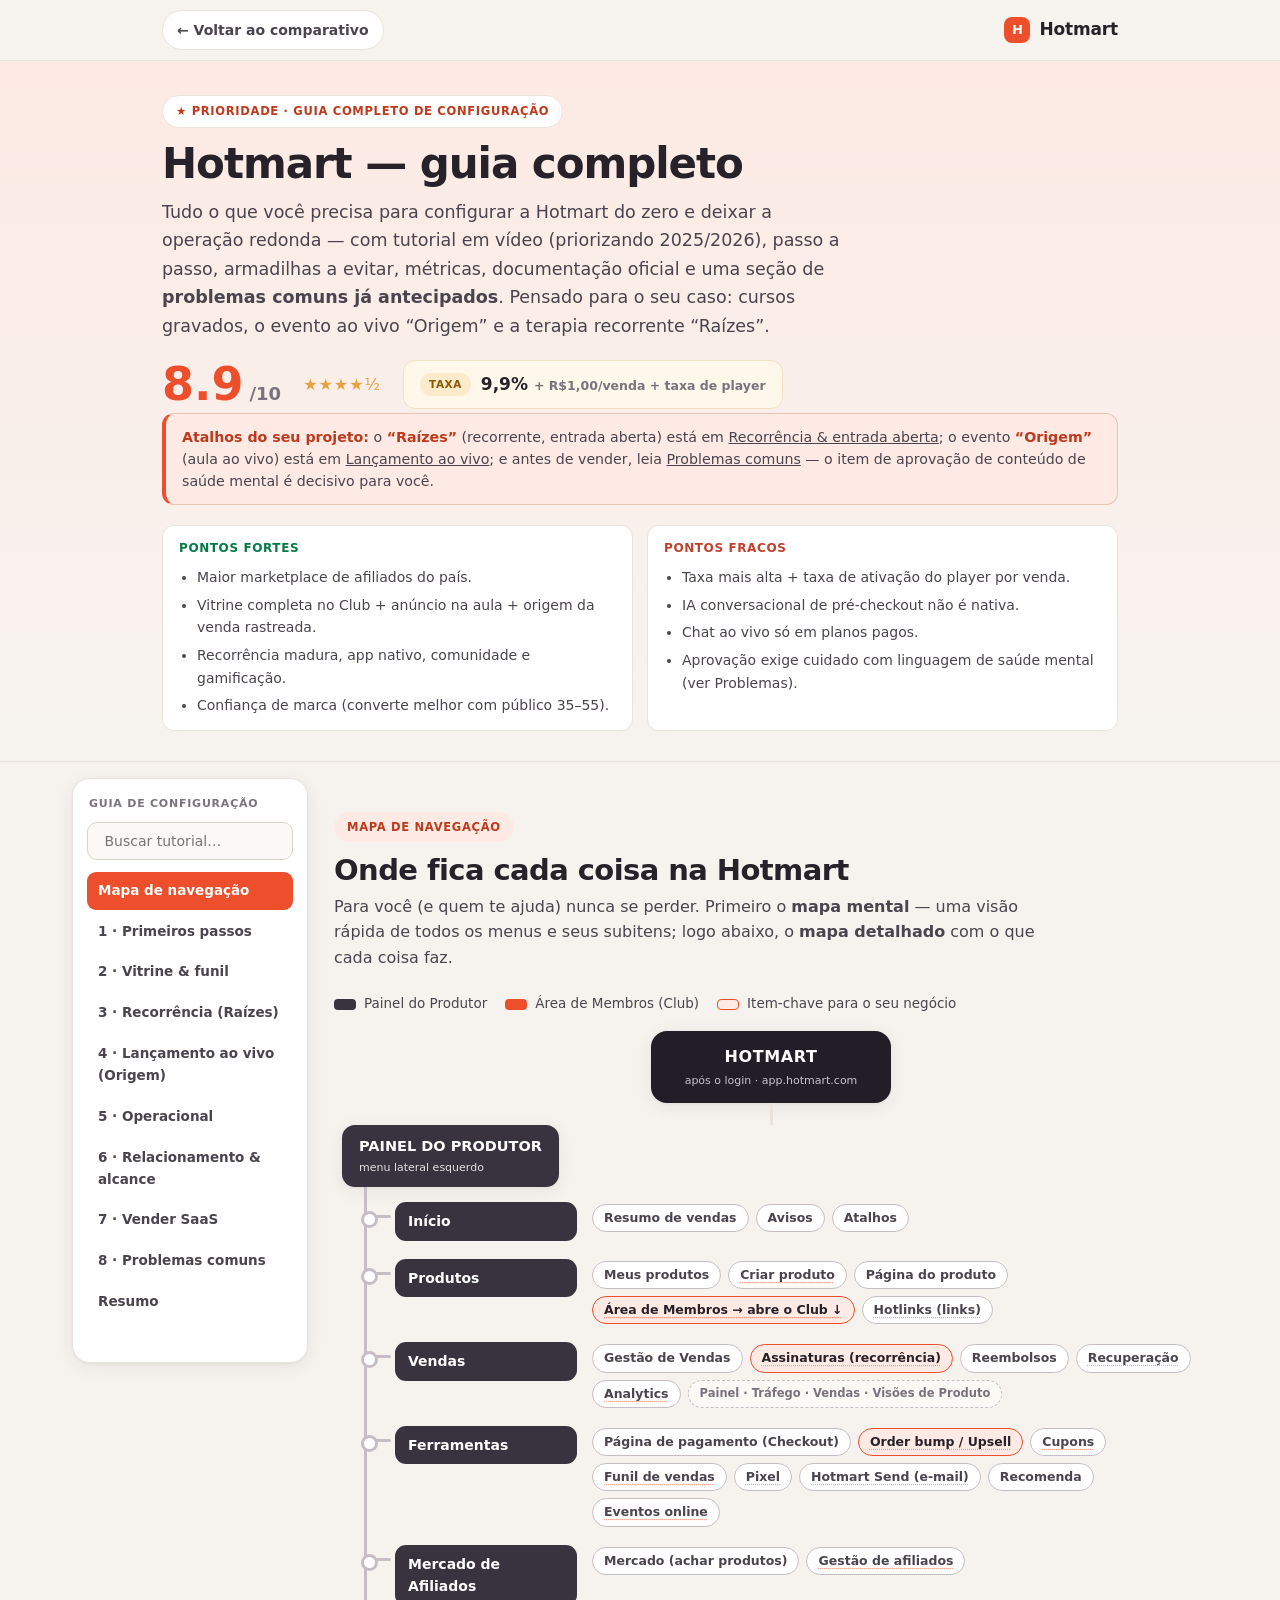
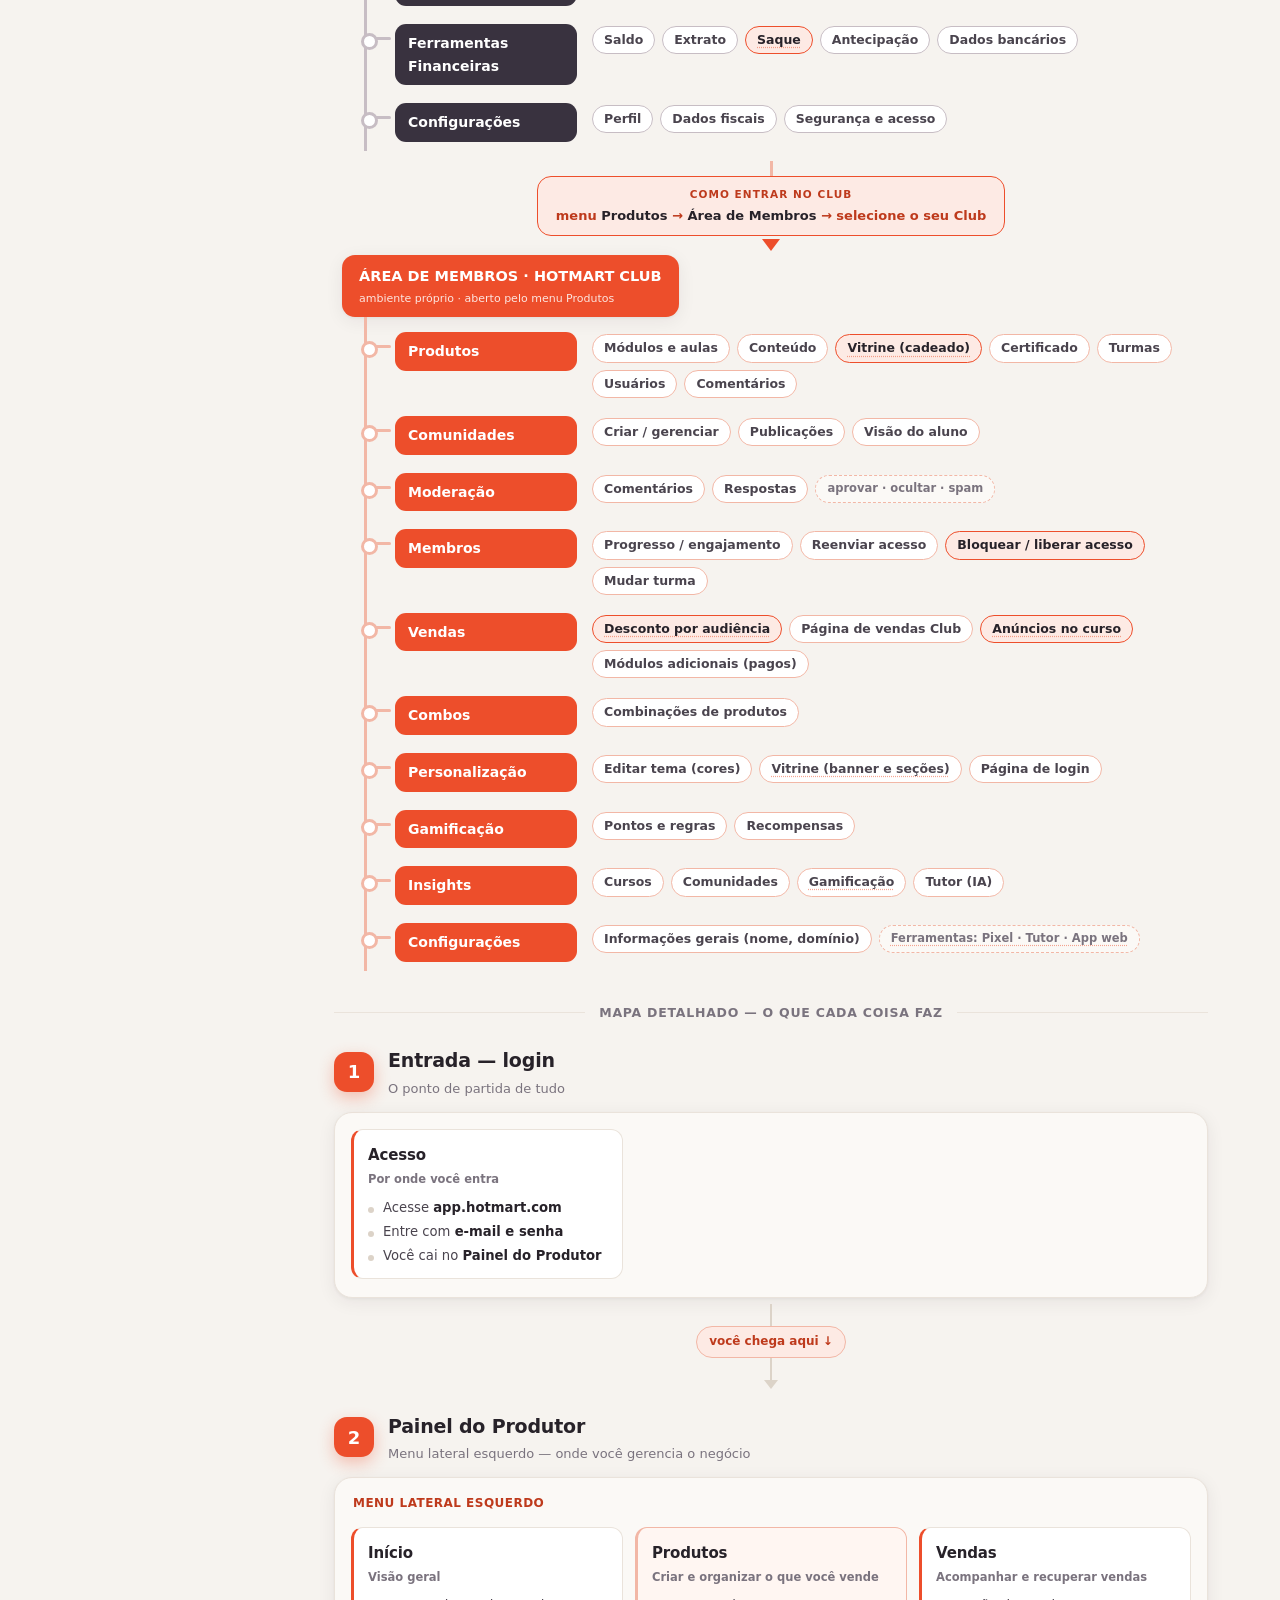
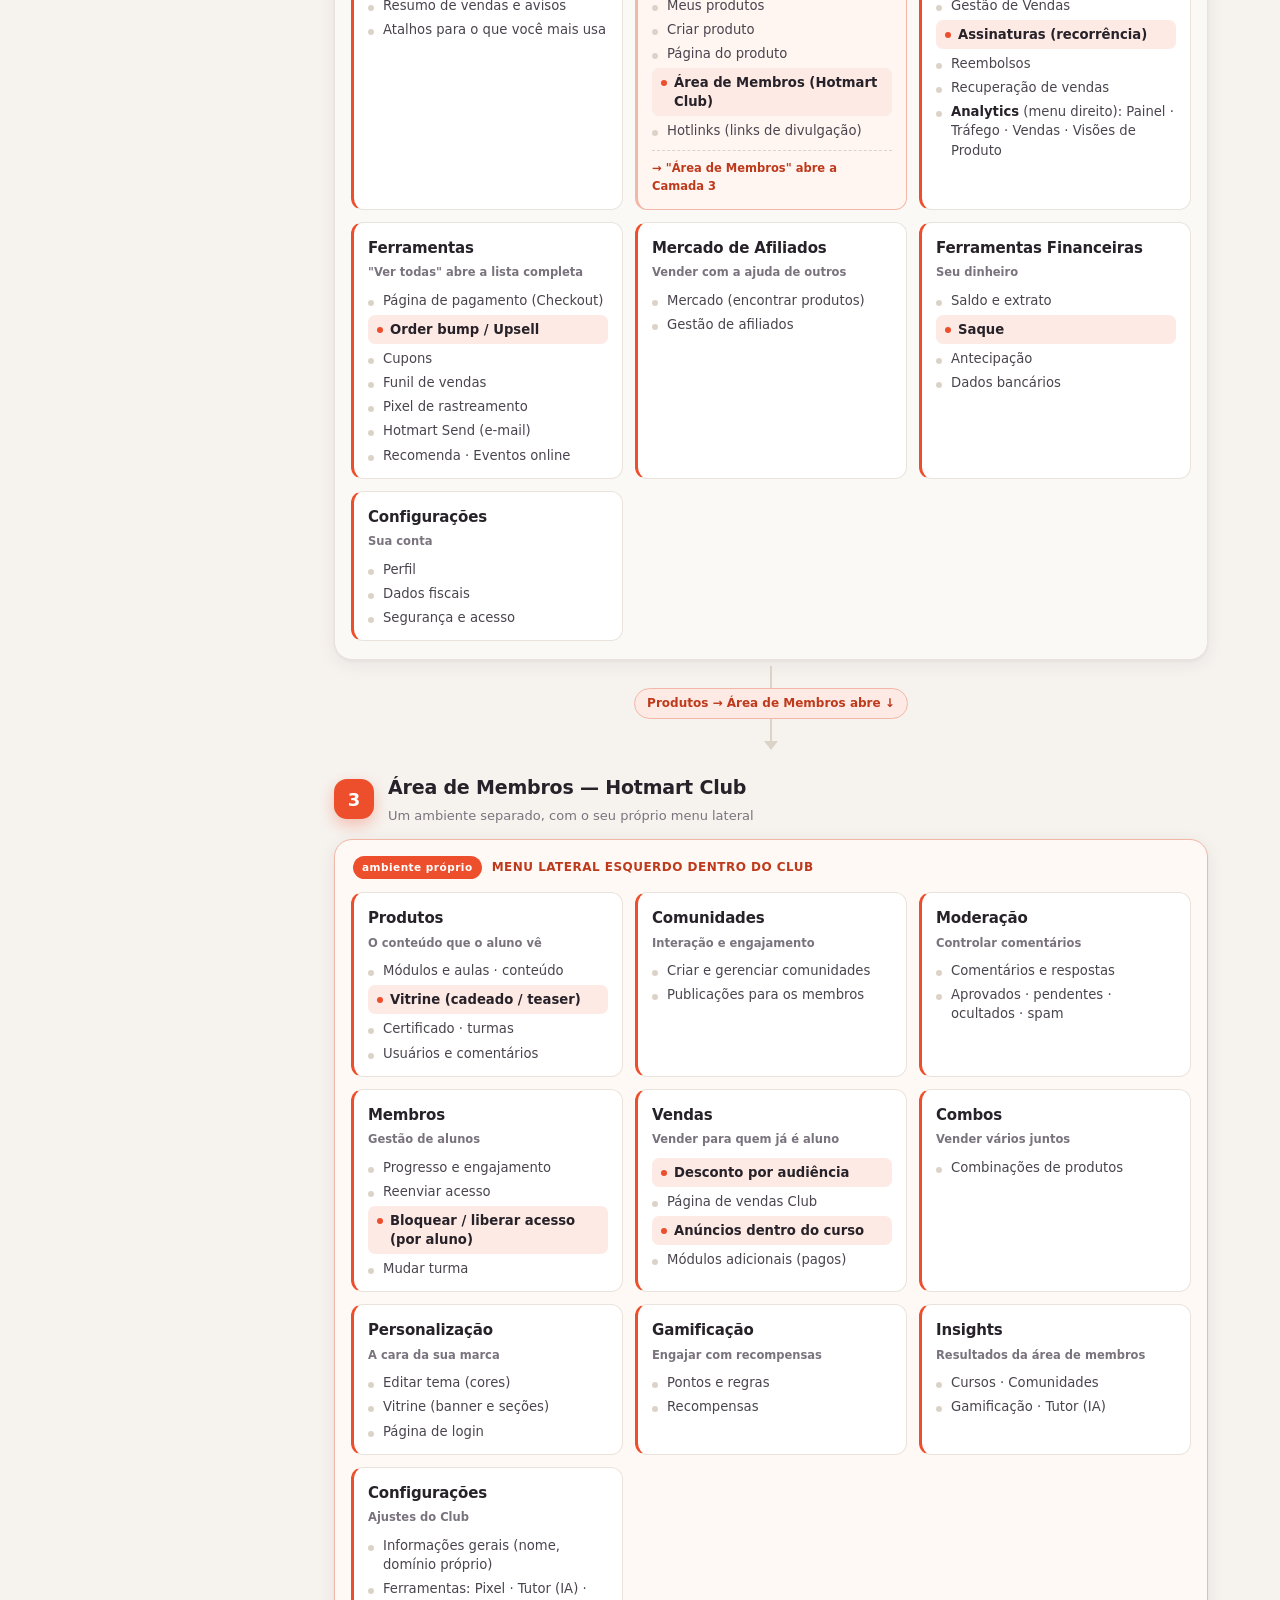
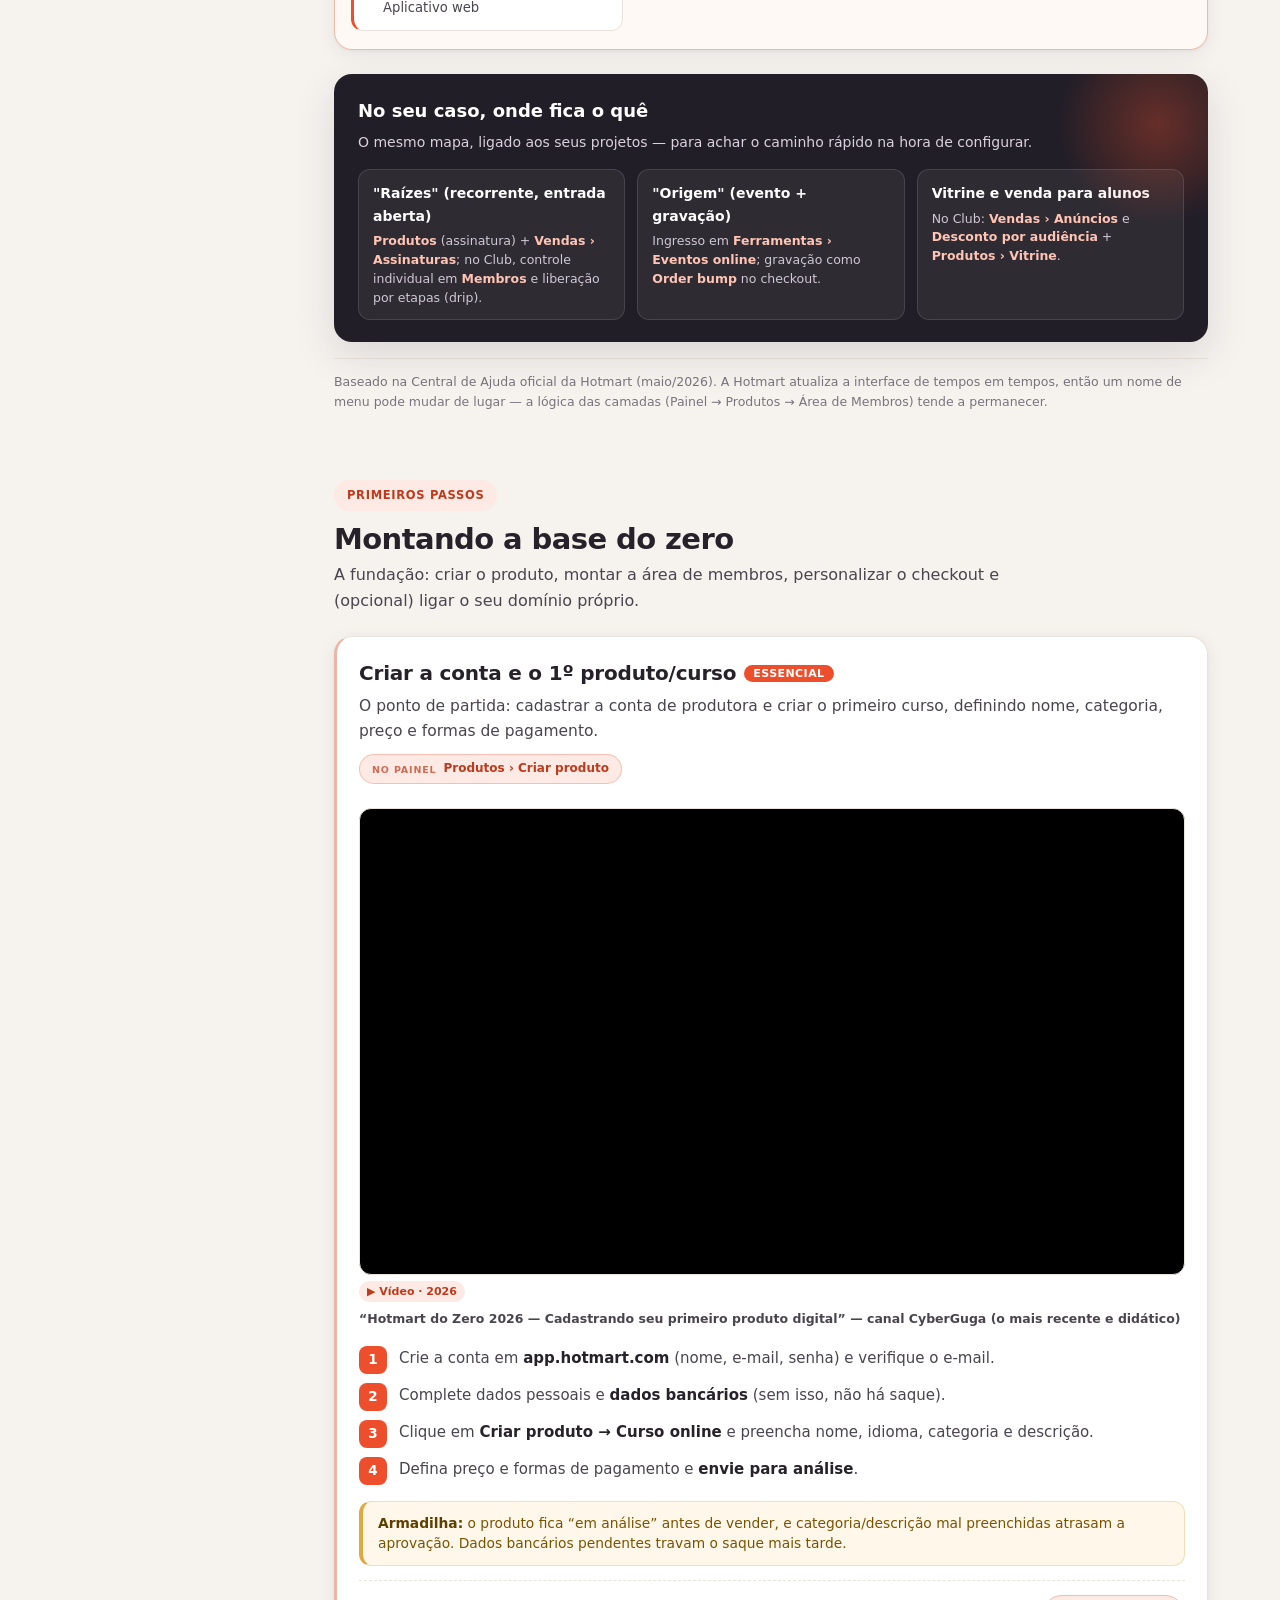
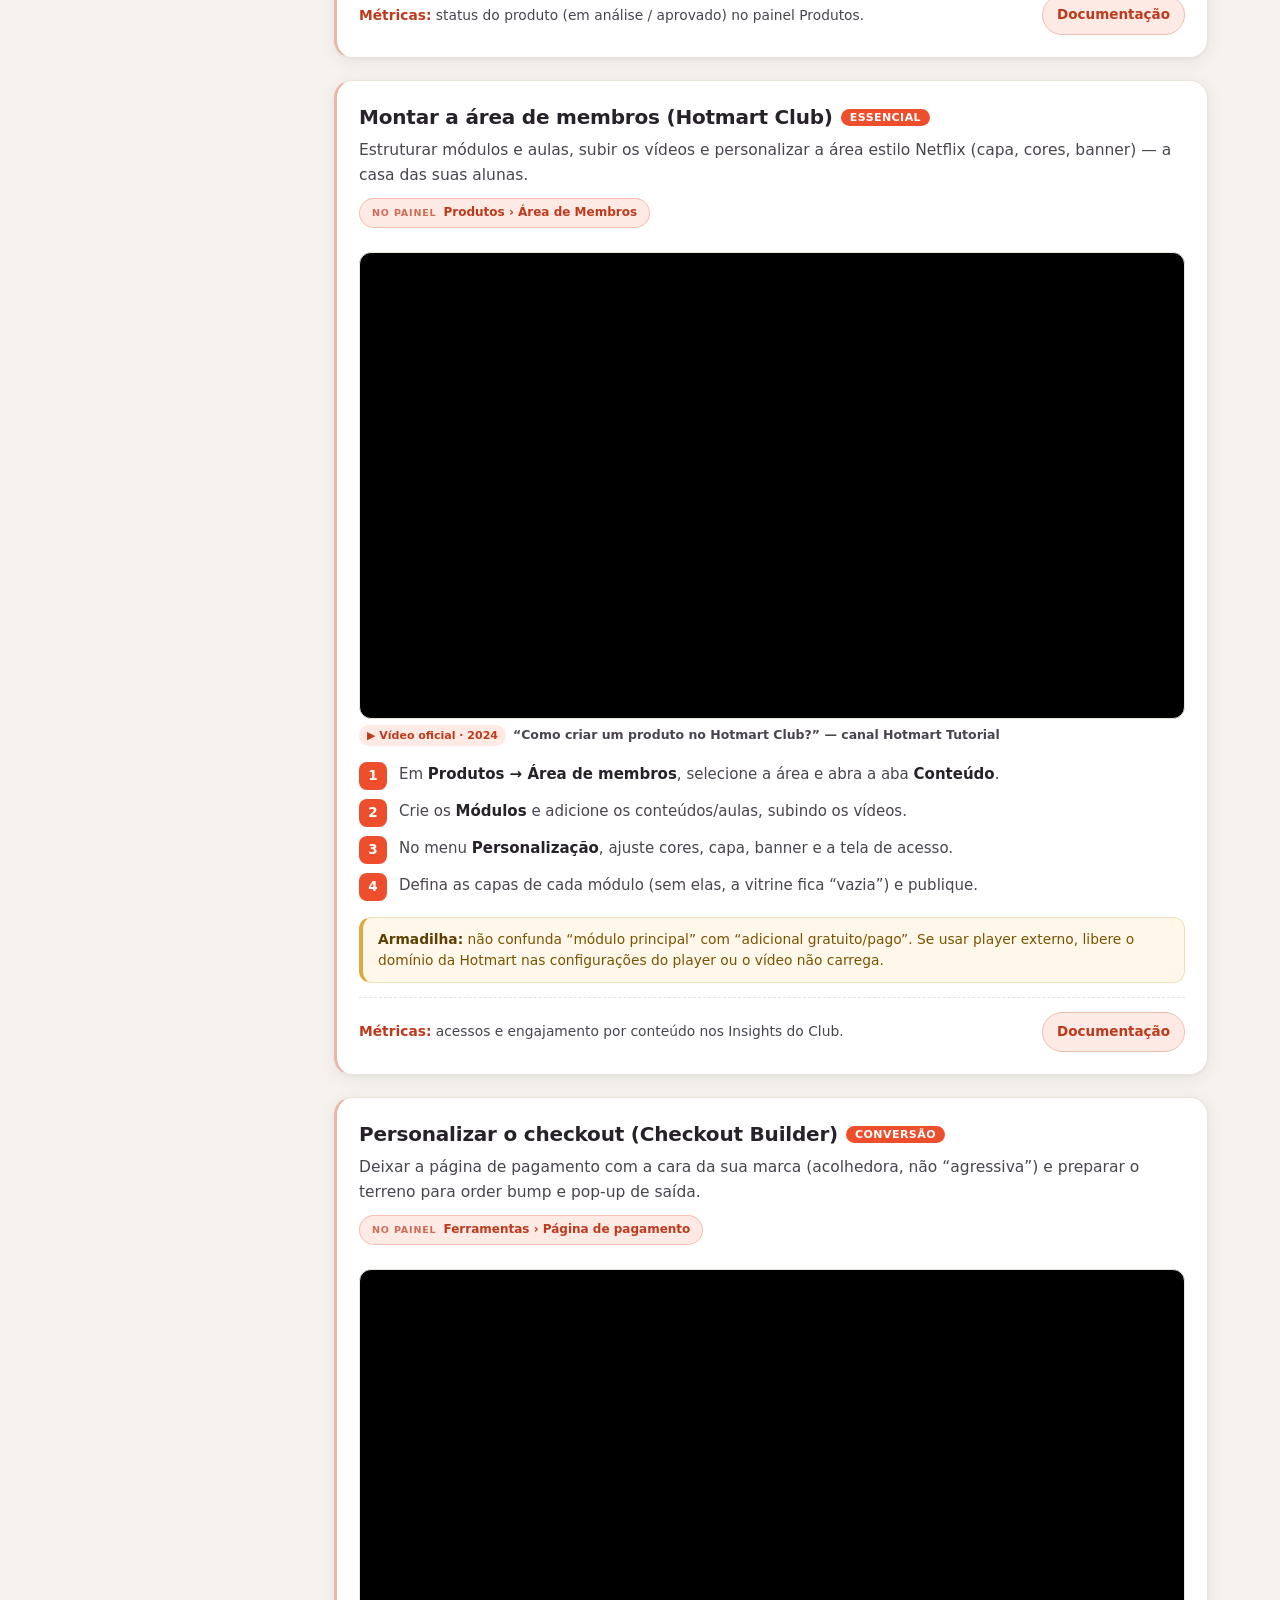
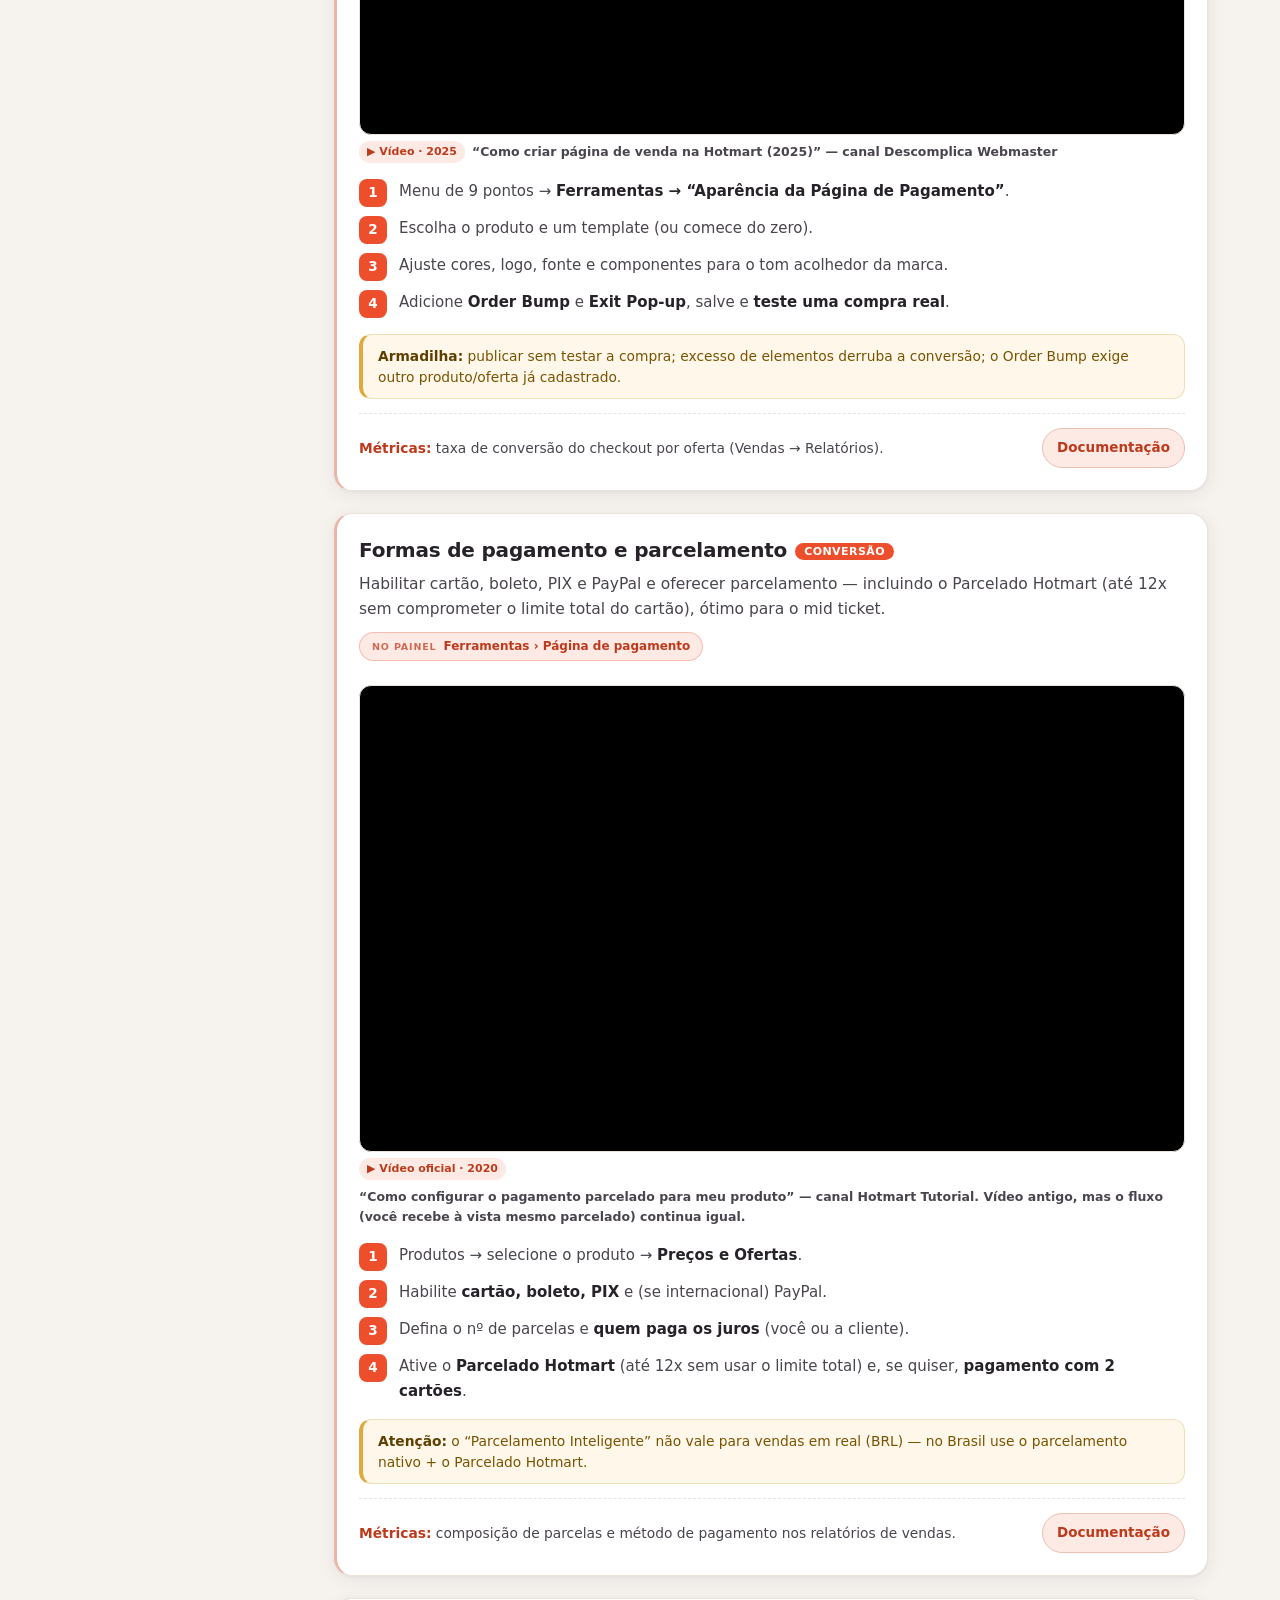
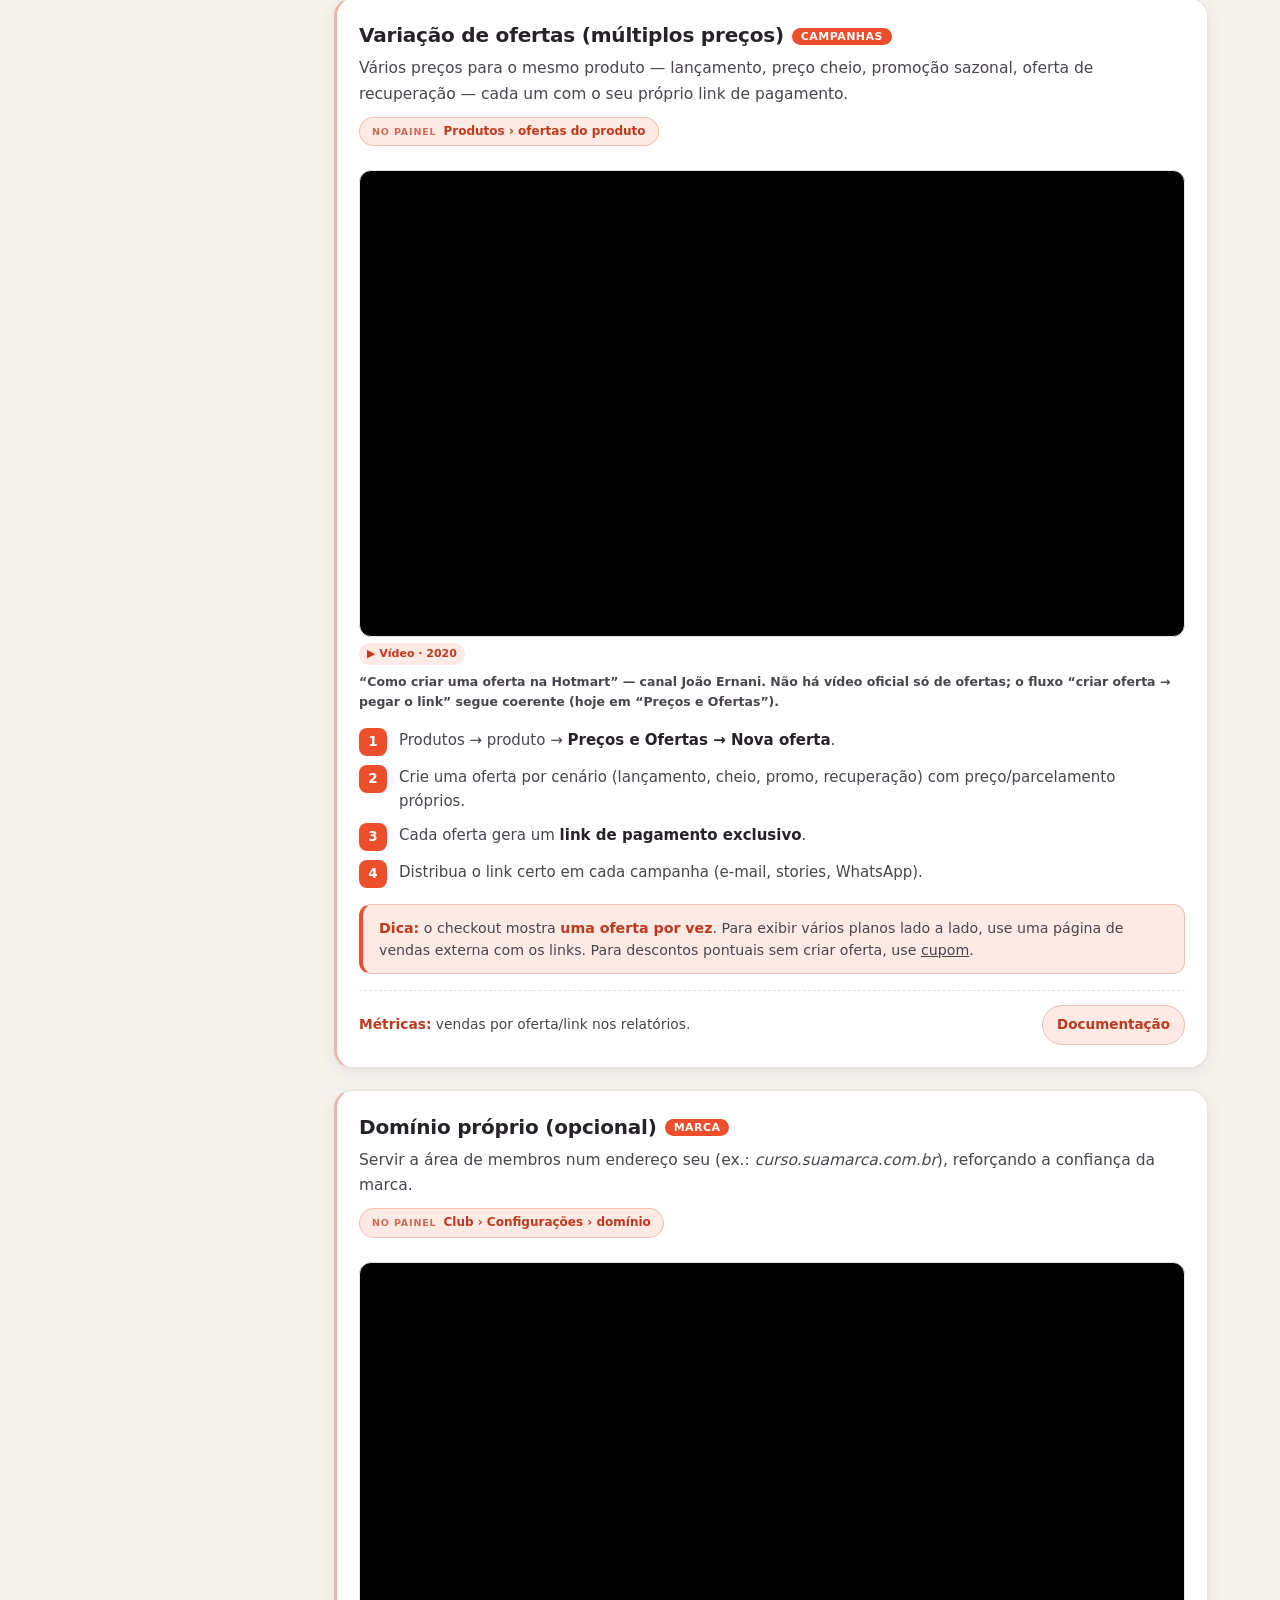
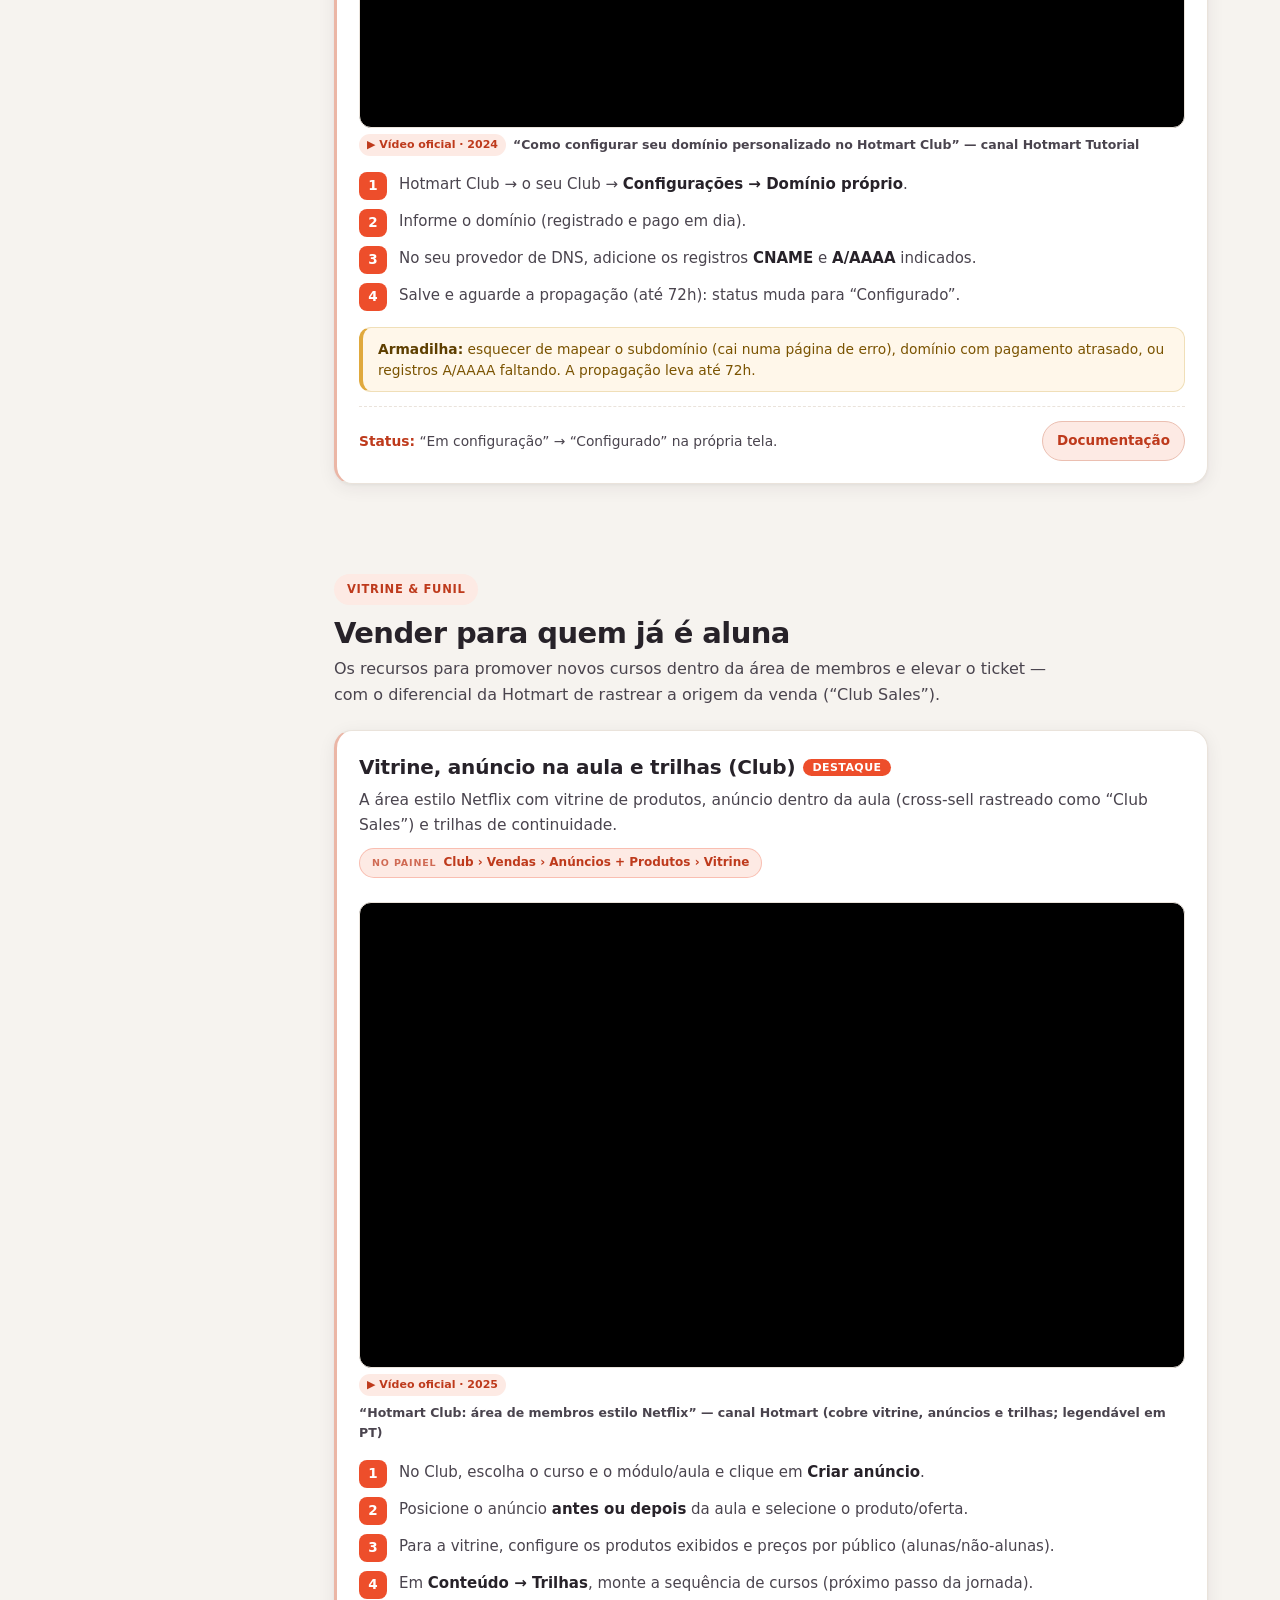
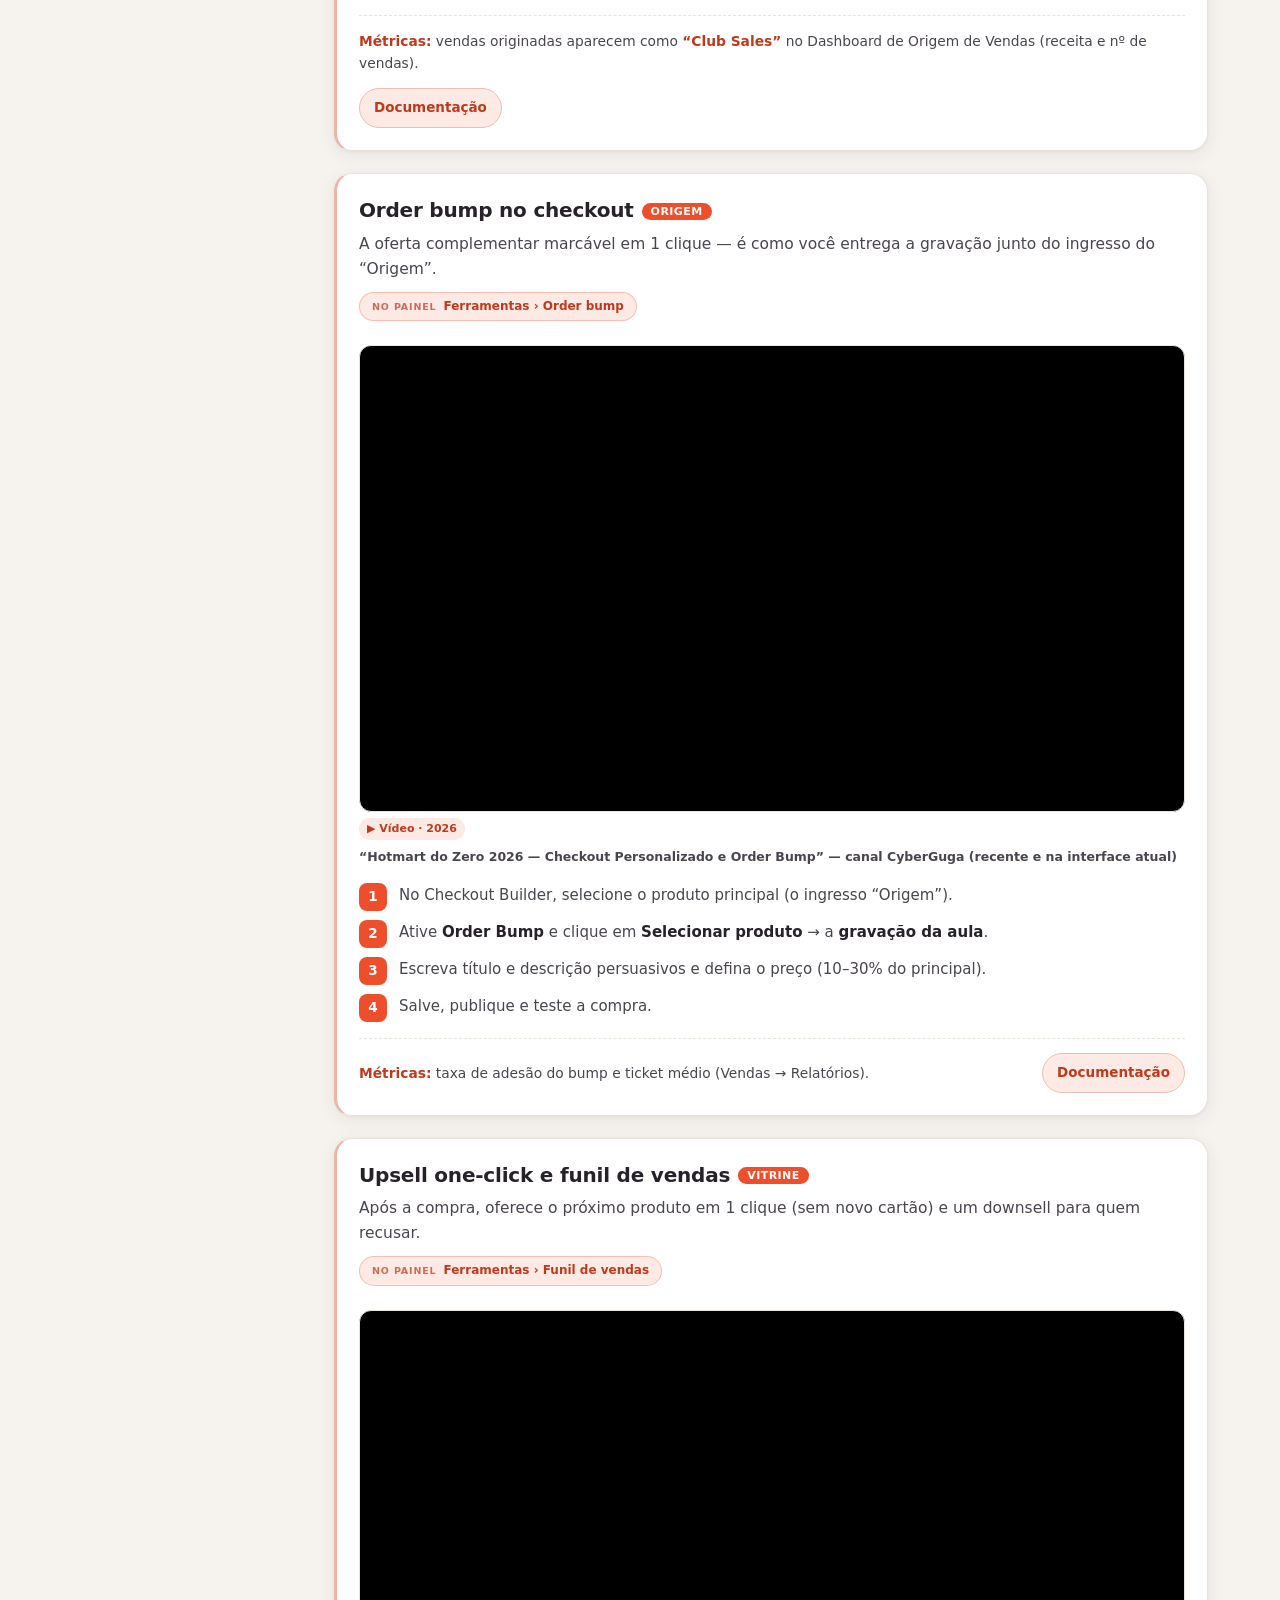
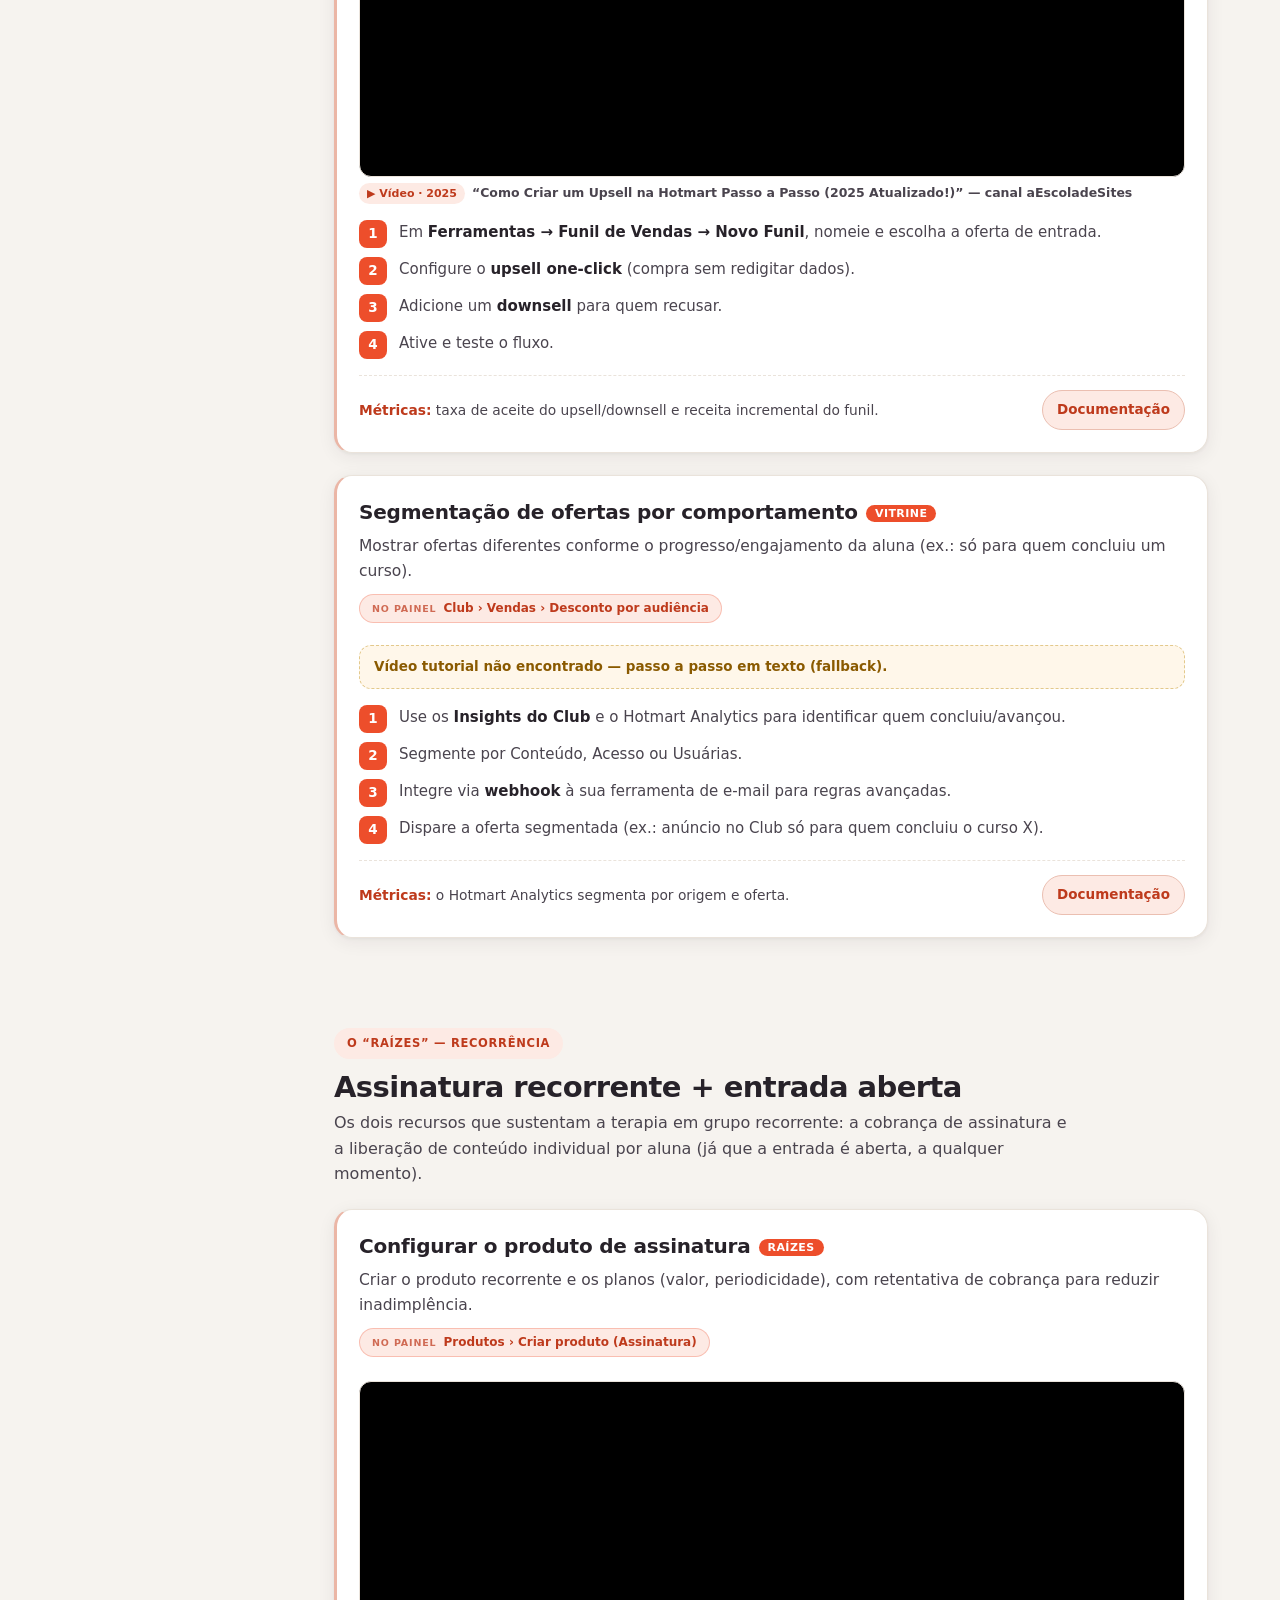
<file: hotmart.html>
<!DOCTYPE html>
<html lang="pt-BR">
<head>
<meta charset="UTF-8">
<meta name="viewport" content="width=device-width, initial-scale=1.0">
<title>Hotmart — Guia completo de configuração | Comparativo de Plataformas</title>
<link rel="stylesheet" href="/styles.css">
<script>document.documentElement.classList.add('anim')</script>
<style>
  /* ===== Layout guia: menu lateral fixo + busca + ordem cronológica ===== */
  .guide{max-width:1180px;margin:0 auto;display:flex;gap:26px;padding:16px 22px 0;align-items:flex-start}
  .guide-toc{position:sticky;top:72px;flex:0 0 236px;align-self:flex-start;max-height:calc(100vh - 92px);overflow:auto;
    background:var(--surface);border:1px solid var(--line);border-radius:var(--radius);box-shadow:var(--shadow);padding:14px}
  .toc-ttl{font-size:11px;font-weight:850;letter-spacing:.07em;text-transform:uppercase;color:var(--muted);margin:2px 2px 9px}
  .toc-search{width:100%;padding:10px 12px;border:1px solid var(--line-strong);border-radius:10px;font-size:14px;font-family:inherit;color:var(--ink);background:var(--surface-2);outline:none}
  .toc-search:focus{border-color:var(--accent);background:#fff}
  .toc-list{display:flex;flex-direction:column;gap:3px;margin-top:12px}
  .toc-list a{display:block;padding:8px 11px;border-radius:9px;font-size:13.5px;font-weight:700;color:var(--ink-soft);text-decoration:none;transition:.15s}
  .toc-list a:hover{background:var(--accent-soft);color:var(--accent-dark)}
  .toc-list a.on{background:var(--accent);color:#fff}
  .toc-list a.toc-dim{opacity:.32}
  .toc-count{margin:11px 2px 2px;font-size:12px;color:var(--accent-dark);font-weight:800;min-height:14px}
  .guide-main{flex:1;min-width:0;display:flex;flex-direction:column}
  .guide-main .wrap{max-width:100%;margin:0;padding:0}
  /* ordem cronológica de implementação (reordena visualmente sem mover o HTML) */
  #mapa{order:0}#setup{order:1}#vitrine{order:2}#recorrencia{order:3}#origem{order:4}#operacional{order:5}#relacionamento{order:6}#saas{order:7}#problemas{order:8}#resumo{order:9}

  /* ===== Mapa de navegação (mind map + mapa detalhado) ===== */
  .navmap{--graf:#39323F;--graf-line:#C7BDC4;--hotl:#F2B7A6}
  .navmap .nm-legend{display:flex;gap:18px;flex-wrap:wrap;margin:14px 0 4px;font-size:13.5px;color:var(--ink-soft)}
  .navmap .nm-legend .it{display:flex;align-items:center;gap:8px}
  .navmap .nm-sw{width:22px;height:11px;border-radius:4px;flex:0 0 auto}
  .navmap .nm-sw.g{background:var(--graf)}.navmap .nm-sw.h{background:var(--accent)}.navmap .nm-sw.k{background:var(--accent-soft);border:1.5px solid var(--accent)}
  .navmap .nm-canvas{margin:16px 0 8px}
  .navmap .nm-ctr{display:flex;flex-direction:column;align-items:center;gap:2px;width:240px;margin:0 auto;background:var(--dark);color:#fff;border-radius:16px;padding:13px 18px;box-shadow:var(--shadow);text-align:center}
  .navmap .nm-ctr b{font-size:16px;font-weight:850;letter-spacing:.04em}
  .navmap .nm-ctr span{font-size:11px;color:#C9C2CE}
  .navmap .nm-stem{width:3px;height:22px;background:var(--line);margin:0 auto}
  .navmap .nm-gateway{display:flex;flex-direction:column;align-items:center;margin:10px 0 4px}
  .navmap .nm-gline{width:3px;height:15px;background:var(--hotl)}
  .navmap .nm-gpill{background:var(--accent-soft);border:1.5px solid var(--accent);color:var(--accent-dark);font-size:13px;font-weight:740;padding:10px 18px;border-radius:14px;text-align:center;max-width:600px;line-height:1.5}
  .navmap .nm-gpill .nm-lbl{display:block;font-size:10.5px;font-weight:850;letter-spacing:.1em;text-transform:uppercase;margin-bottom:3px}
  .navmap .nm-gpill b{color:var(--ink);font-weight:820}
  .navmap .nm-garrow{width:0;height:0;border-left:9px solid transparent;border-right:9px solid transparent;border-top:12px solid var(--accent);margin-top:3px}
  .navmap .nm-branch{margin:0 0 8px}
  .navmap .nm-hub{display:inline-flex;flex-direction:column;gap:1px;color:#fff;border-radius:13px;padding:10px 17px;box-shadow:var(--shadow);margin-left:8px}
  .navmap .nm-hub b{font-size:14.5px;font-weight:850}.navmap .nm-hub span{font-size:11px;opacity:.85}
  .navmap .nm-painel .nm-hub{background:var(--graf)}.navmap .nm-club .nm-hub{background:var(--accent)}
  .navmap .nm-rows{position:relative;margin:0 0 0 30px;border-left:3px solid var(--graf-line);padding-top:6px}
  .navmap .nm-club .nm-rows{border-left-color:var(--hotl)}
  .navmap .nm-mrow{position:relative;display:grid;grid-template-columns:182px 1fr;gap:15px;align-items:start;padding:9px 0 9px 28px}
  .navmap .nm-mrow::before{content:"";position:absolute;left:0;top:22px;width:24px;height:3px;border-radius:2px;background:var(--graf-line)}
  .navmap .nm-club .nm-mrow::before{background:var(--hotl)}
  .navmap .nm-mrow::after{content:"";position:absolute;left:-6px;top:18px;width:11px;height:11px;border-radius:50%;background:#fff;border:3px solid var(--graf-line)}
  .navmap .nm-club .nm-mrow::after{border-color:var(--hotl)}
  .navmap .nm-mnode{background:var(--graf);color:#fff;border-radius:11px;padding:8px 13px;font-size:14px;font-weight:780;align-self:start}
  .navmap .nm-club .nm-mnode{background:var(--accent)}
  .navmap .nm-chips{display:flex;flex-wrap:wrap;gap:7px;padding-top:2px}
  .navmap .nm-chip{background:#fff;border:1.5px solid var(--graf-line);color:var(--ink-soft);border-radius:999px;padding:5px 11px;font-size:12.5px;font-weight:600;line-height:1.3}
  .navmap .nm-club .nm-chip{border-color:var(--hotl)}
  .navmap .nm-chip.k{background:var(--accent-soft);border-color:var(--accent);color:var(--ink);font-weight:760}
  .navmap .nm-chip.s{font-size:11.5px;color:var(--muted);background:var(--surface-2);border-style:dashed}
  .navmap .nm-div{display:flex;align-items:center;gap:14px;margin:32px 0 18px;color:var(--muted);font-size:12.5px;font-weight:800;letter-spacing:.06em;text-transform:uppercase}
  .navmap .nm-div::before,.navmap .nm-div::after{content:"";flex:1;height:1px;background:var(--line)}
  .navmap .nm-level{margin:22px 0 0}
  .navmap .nm-lvhead{display:flex;align-items:center;gap:14px;margin-bottom:13px}
  .navmap .nm-lvnum{width:40px;height:40px;flex:0 0 auto;border-radius:13px;background:var(--accent);color:#fff;display:grid;place-items:center;font-weight:850;font-size:18px;box-shadow:0 6px 16px color-mix(in srgb,var(--accent) 32%,transparent)}
  .navmap .nm-lvhead h3{margin:0;font-size:19px;font-weight:850;letter-spacing:-.01em}
  .navmap .nm-lvhead .sub{margin:2px 0 0;font-size:13px;color:var(--muted)}
  .navmap .nm-conn{display:flex;flex-direction:column;align-items:center;margin:6px 0 2px}
  .navmap .nm-conn .l{width:2px;height:22px;background:var(--line-strong)}
  .navmap .nm-conn .t{font-size:12px;font-weight:750;color:var(--accent-dark);background:var(--accent-soft);border:1px solid var(--hotl);padding:5px 12px;border-radius:999px}
  .navmap .nm-conn .a{width:0;height:0;border-left:7px solid transparent;border-right:7px solid transparent;border-top:9px solid var(--line-strong)}
  .navmap .nm-board{background:var(--surface-2);border:1px solid var(--line);border-radius:var(--radius);padding:16px 16px 18px;box-shadow:var(--shadow)}
  .navmap .nm-board.pri{border:1.5px solid var(--hotl);background:#FFF9F6}
  .navmap .nm-bcap{display:flex;align-items:center;gap:10px;font-size:12px;font-weight:800;letter-spacing:.04em;text-transform:uppercase;color:var(--accent-dark);margin:0 2px 13px}
  .navmap .nm-bcap .pin{font-size:10.5px;font-weight:850;color:#fff;background:var(--accent);padding:3px 9px;border-radius:999px;text-transform:none}
  .navmap .nm-grid{display:grid;grid-template-columns:repeat(auto-fill,minmax(226px,1fr));gap:12px}
  .navmap .nm-card{background:var(--surface);border:1px solid var(--line);border-left:3px solid var(--accent);border-radius:var(--radius-sm);padding:13px 14px}
  .navmap .nm-card h4{margin:0 0 3px;font-size:15px;font-weight:840;letter-spacing:-.01em}
  .navmap .nm-card .role{display:block;font-size:11.5px;color:var(--muted);margin:0 0 9px;font-weight:600}
  .navmap .nm-card ul{list-style:none;margin:0;padding:0;display:flex;flex-direction:column;gap:5px}
  .navmap .nm-card li{position:relative;padding-left:15px;font-size:13.2px;color:var(--ink-soft);line-height:1.45}
  .navmap .nm-card li::before{content:"";position:absolute;left:0;top:9px;width:6px;height:6px;border-radius:50%;background:var(--line-strong)}
  .navmap .nm-card li.k{background:var(--accent-soft);border-radius:7px;padding:5px 9px 5px 22px;color:var(--ink);font-weight:680}
  .navmap .nm-card li.k::before{left:9px;top:12px;background:var(--accent)}
  .navmap .nm-card li b{color:var(--ink);font-weight:760}
  .navmap .nm-card .deep{margin-top:9px;font-size:11.5px;color:var(--accent-dark);font-weight:740;border-top:1px dashed var(--line-strong);padding-top:8px}
  .navmap .nm-card.gw{background:#FFF6F2;border-color:var(--hotl)}
  .navmap .nm-mio{margin:24px 0 6px;background:var(--dark);color:#fff;border-radius:var(--radius);padding:22px 24px;box-shadow:var(--shadow-lg);position:relative;overflow:hidden}
  .navmap .nm-mio::after{content:"";position:absolute;right:-50px;top:-50px;width:200px;height:200px;border-radius:50%;background:radial-gradient(circle,var(--accent) 0%,transparent 70%);opacity:.34}
  .navmap .nm-mio h3{margin:0 0 6px;font-size:18px;font-weight:850;position:relative}
  .navmap .nm-mio .int{margin:0 0 15px;color:#D9D2DE;font-size:14px;max-width:720px;position:relative}
  .navmap .nm-mio .rows2{display:grid;grid-template-columns:repeat(auto-fit,minmax(240px,1fr));gap:12px;position:relative}
  .navmap .nm-mio .r{background:rgba(255,255,255,.06);border:1px solid rgba(255,255,255,.12);border-radius:12px;padding:12px 14px}
  .navmap .nm-mio .r h4{margin:0 0 5px;font-size:14px;font-weight:820;color:#fff}
  .navmap .nm-mio .r p{margin:0;font-size:12.5px;color:#CFC8D5;line-height:1.5}
  .navmap .nm-mio .r .path{color:#FFC4B4;font-weight:740}
  .navmap .nm-foot2{margin:16px 0 0;font-size:12.5px;color:var(--muted);line-height:1.6;border-top:1px solid var(--line);padding-top:13px}
  @media(max-width:720px){.navmap .nm-mrow{grid-template-columns:1fr;gap:7px;padding-left:24px}.navmap .nm-rows{margin-left:18px}.navmap .nm-grid{grid-template-columns:1fr}}

  /* ===== Links das seções de tutorial (mapa ↔ tutorial · âncora) ===== */
  .guide-main section{scroll-margin-top:82px}
  .feat{scroll-margin-top:82px}
  .feat .ft h3 .permalink{margin-left:8px;font-size:14px;font-weight:800;color:var(--accent);text-decoration:none;opacity:0;transition:opacity .15s;vertical-align:middle}
  .feat:hover .ft h3 .permalink{opacity:.5}
  .feat .ft h3 .permalink:hover,.feat .ft h3 .permalink:focus{opacity:1;outline:none}
  a.loc{display:inline-flex;align-items:center;gap:7px;margin-top:10px;font-size:12px;font-weight:740;color:var(--accent-dark);background:var(--accent-soft);border:1px solid color-mix(in srgb,var(--accent) 28%,transparent);border-radius:999px;padding:4px 12px;text-decoration:none;transition:background .15s,transform .15s}
  a.loc:hover{background:var(--surface);transform:translateX(2px)}
  a.loc .loc-l{font-size:9.5px;font-weight:850;letter-spacing:.09em;text-transform:uppercase;opacity:.72}
  #mapa .nm-chip.goto{cursor:pointer;text-decoration:underline;text-decoration-style:dotted;text-underline-offset:3px;text-decoration-color:color-mix(in srgb,var(--accent) 50%,transparent)}
  #mapa .nm-chip.goto:hover{background:var(--accent);color:#fff;border-color:var(--accent)}
  #mapa .nm-chip.goto:focus-visible{outline:2px solid var(--accent);outline-offset:2px}
  @keyframes featflash{0%{box-shadow:0 0 0 0 color-mix(in srgb,var(--accent) 55%,transparent)}40%{box-shadow:0 0 0 4px color-mix(in srgb,var(--accent) 38%,transparent)}100%{box-shadow:0 0 0 0 rgba(0,0,0,0)}}
  .feat.flash{animation:featflash 1.7s ease}
  .hide{display:none !important}
  .no-result{display:none;background:var(--surface);border:1px dashed var(--line-strong);border-radius:var(--radius);padding:22px;text-align:center;color:var(--muted);font-weight:700;margin:20px 0}
  @media(max-width:900px){
    .guide{flex-direction:column;gap:0;padding:0}
    .guide-toc{position:sticky;top:60px;z-index:45;flex:none;width:100%;max-height:none;border-radius:0;border-width:0 0 1px;box-shadow:none;padding:10px 16px;background:rgba(246,243,239,.96);backdrop-filter:blur(8px)}
    .toc-ttl{display:none}
    .toc-list{flex-direction:row;overflow-x:auto;gap:6px;scrollbar-width:none;margin-top:10px}
    .toc-list::-webkit-scrollbar{display:none}
    .toc-list a{white-space:nowrap;flex:0 0 auto;background:var(--surface-2);border:1px solid var(--line)}
    .toc-count{display:none}
    .guide-main{padding:0 16px}
  }
</style>
</head>
<body class="acc-hotmart">

<header class="top">
  <div class="wrap">
    <a class="back" href="/">← Voltar ao comparativo</a>
    <span class="spacer"></span>
    <span class="crumb"><span class="mk">H</span>Hotmart</span>
  </div>
</header>

<div class="phero">
  <div class="wrap">
    <span class="tagline">★ Prioridade · guia completo de configuração</span>
    <h1>Hotmart — guia completo</h1>
    <p class="sub">Tudo o que você precisa para configurar a Hotmart do zero e deixar a operação redonda — com tutorial em vídeo (priorizando 2025/2026), passo a passo, armadilhas a evitar, métricas, documentação oficial e uma seção de <b>problemas comuns já antecipados</b>. Pensado para o seu caso: cursos gravados, o evento ao vivo “Origem” e a terapia recorrente “Raízes”.</p>
    <div class="scorebar">
      <div class="score"><span class="n">8.9</span><span class="d">/10</span></div>
      <div class="stars">★★★★½</div>
      <div class="fee"><span class="tg"> Taxa</span><span class="v">9,9% <small>+ R$1,00/venda + taxa de player</small></span></div>
    </div>
    <div class="callout"><b>Atalhos do seu projeto:</b> o <b>“Raízes”</b> (recorrente, entrada aberta) está em <a href="#recorrencia">Recorrência &amp; entrada aberta</a>; o evento <b>“Origem”</b> (aula ao vivo) está em <a href="#origem">Lançamento ao vivo</a>; e antes de vender, leia <a href="#problemas">Problemas comuns</a> — o item de aprovação de conteúdo de saúde mental é decisivo para você.</div>
    <div class="qsum">
      <div class="box pro">
        <h4> Pontos fortes</h4>
        <ul>
          <li>Maior marketplace de afiliados do país.</li>
          <li>Vitrine completa no Club + anúncio na aula + origem da venda rastreada.</li>
          <li>Recorrência madura, app nativo, comunidade e gamificação.</li>
          <li>Confiança de marca (converte melhor com público 35–55).</li>
        </ul>
      </div>
      <div class="box con">
        <h4> Pontos fracos</h4>
        <ul>
          <li>Taxa mais alta + taxa de ativação do player por venda.</li>
          <li>IA conversacional de pré-checkout não é nativa.</li>
          <li>Chat ao vivo só em planos pagos.</li>
          <li>Aprovação exige cuidado com linguagem de saúde mental (ver Problemas).</li>
        </ul>
      </div>
    </div>
  </div>
</div>

<div class="guide">
  <aside class="guide-toc">
    <div class="toc-ttl">Guia de configuração</div>
    <input type="search" class="toc-search" placeholder=" Buscar tutorial…" aria-label="Buscar tutorial">
    <nav class="toc-list">
      <a href="#mapa"> Mapa de navegação</a>
      <a href="#setup"> 1 · Primeiros passos</a>
      <a href="#vitrine"> 2 · Vitrine & funil</a>
      <a href="#recorrencia"> 3 · Recorrência (Raízes)</a>
      <a href="#origem"> 4 · Lançamento ao vivo (Origem)</a>
      <a href="#operacional"> 5 · Operacional</a>
      <a href="#relacionamento"> 6 · Relacionamento & alcance</a>
      <a href="#saas"> 7 · Vender SaaS</a>
      <a href="#problemas"> 8 · Problemas comuns</a>
      <a href="#resumo"> Resumo</a>
    </nav>
    <div class="toc-count"></div>
  </aside>
  <main class="guide-main">
    <div class="no-result">Nenhum tutorial encontrado para essa busca. Tente outra palavra (ex.: “order bump”, “webhook”, “pixel”, “saque”).</div>

<!-- ===== MAPA DE NAVEGAÇÃO ===== -->
<section id="mapa" class="navmap">
  <div class="wrap">
    <span class="eyebrow"> Mapa de navegação</span>
    <h2 class="sec">Onde fica cada coisa na Hotmart</h2>
    <p class="sec-intro">Para você (e quem te ajuda) nunca se perder. Primeiro o <b>mapa mental</b> — uma visão rápida de todos os menus e seus subitens; logo abaixo, o <b>mapa detalhado</b> com o que cada coisa faz.</p>

    <div class="nm-legend">
      <div class="it"><span class="nm-sw g"></span> Painel do Produtor</div>
      <div class="it"><span class="nm-sw h"></span> Área de Membros (Club)</div>
      <div class="it"><span class="nm-sw k"></span> Item-chave para o seu negócio</div>
    </div>

    <!-- MAPA MENTAL -->
    <div class="nm-canvas">
      <div class="nm-ctr"><b>HOTMART</b><span>após o login · app.hotmart.com</span></div>
      <div class="nm-stem"></div>

      <div class="nm-branch nm-painel">
        <div class="nm-hub"><b>PAINEL DO PRODUTOR</b><span>menu lateral esquerdo</span></div>
        <div class="nm-rows">
          <div class="nm-mrow"><div class="nm-mnode">Início</div><div class="nm-chips"><span class="nm-chip">Resumo de vendas</span><span class="nm-chip">Avisos</span><span class="nm-chip">Atalhos</span></div></div>
          <div class="nm-mrow"><div class="nm-mnode">Produtos</div><div class="nm-chips"><span class="nm-chip">Meus produtos</span><span class="nm-chip">Criar produto</span><span class="nm-chip">Página do produto</span><span class="nm-chip k">Área de Membros → abre o Club ↓</span><span class="nm-chip">Hotlinks (links)</span></div></div>
          <div class="nm-mrow"><div class="nm-mnode">Vendas</div><div class="nm-chips"><span class="nm-chip">Gestão de Vendas</span><span class="nm-chip k">Assinaturas (recorrência)</span><span class="nm-chip">Reembolsos</span><span class="nm-chip">Recuperação</span><span class="nm-chip">Analytics</span><span class="nm-chip s">Painel · Tráfego · Vendas · Visões de Produto</span></div></div>
          <div class="nm-mrow"><div class="nm-mnode">Ferramentas</div><div class="nm-chips"><span class="nm-chip">Página de pagamento (Checkout)</span><span class="nm-chip k">Order bump / Upsell</span><span class="nm-chip">Cupons</span><span class="nm-chip">Funil de vendas</span><span class="nm-chip">Pixel</span><span class="nm-chip">Hotmart Send (e-mail)</span><span class="nm-chip">Recomenda</span><span class="nm-chip">Eventos online</span></div></div>
          <div class="nm-mrow"><div class="nm-mnode">Mercado de Afiliados</div><div class="nm-chips"><span class="nm-chip">Mercado (achar produtos)</span><span class="nm-chip">Gestão de afiliados</span></div></div>
          <div class="nm-mrow"><div class="nm-mnode">Ferramentas Financeiras</div><div class="nm-chips"><span class="nm-chip">Saldo</span><span class="nm-chip">Extrato</span><span class="nm-chip k">Saque</span><span class="nm-chip">Antecipação</span><span class="nm-chip">Dados bancários</span></div></div>
          <div class="nm-mrow"><div class="nm-mnode">Configurações</div><div class="nm-chips"><span class="nm-chip">Perfil</span><span class="nm-chip">Dados fiscais</span><span class="nm-chip">Segurança e acesso</span></div></div>
        </div>
      </div>

      <div class="nm-gateway">
        <div class="nm-gline"></div>
        <div class="nm-gpill"><span class="nm-lbl">Como entrar no Club</span>menu <b>Produtos</b> → <b>Área de Membros</b> → selecione o seu Club</div>
        <div class="nm-garrow"></div>
      </div>

      <div class="nm-branch nm-club">
        <div class="nm-hub"><b>ÁREA DE MEMBROS · HOTMART CLUB</b><span>ambiente próprio · aberto pelo menu Produtos</span></div>
        <div class="nm-rows">
          <div class="nm-mrow"><div class="nm-mnode">Produtos</div><div class="nm-chips"><span class="nm-chip">Módulos e aulas</span><span class="nm-chip">Conteúdo</span><span class="nm-chip k">Vitrine (cadeado)</span><span class="nm-chip">Certificado</span><span class="nm-chip">Turmas</span><span class="nm-chip">Usuários</span><span class="nm-chip">Comentários</span></div></div>
          <div class="nm-mrow"><div class="nm-mnode">Comunidades</div><div class="nm-chips"><span class="nm-chip">Criar / gerenciar</span><span class="nm-chip">Publicações</span><span class="nm-chip">Visão do aluno</span></div></div>
          <div class="nm-mrow"><div class="nm-mnode">Moderação</div><div class="nm-chips"><span class="nm-chip">Comentários</span><span class="nm-chip">Respostas</span><span class="nm-chip s">aprovar · ocultar · spam</span></div></div>
          <div class="nm-mrow"><div class="nm-mnode">Membros</div><div class="nm-chips"><span class="nm-chip">Progresso / engajamento</span><span class="nm-chip">Reenviar acesso</span><span class="nm-chip k">Bloquear / liberar acesso</span><span class="nm-chip">Mudar turma</span></div></div>
          <div class="nm-mrow"><div class="nm-mnode">Vendas</div><div class="nm-chips"><span class="nm-chip k">Desconto por audiência</span><span class="nm-chip">Página de vendas Club</span><span class="nm-chip k">Anúncios no curso</span><span class="nm-chip">Módulos adicionais (pagos)</span></div></div>
          <div class="nm-mrow"><div class="nm-mnode">Combos</div><div class="nm-chips"><span class="nm-chip">Combinações de produtos</span></div></div>
          <div class="nm-mrow"><div class="nm-mnode">Personalização</div><div class="nm-chips"><span class="nm-chip">Editar tema (cores)</span><span class="nm-chip">Vitrine (banner e seções)</span><span class="nm-chip">Página de login</span></div></div>
          <div class="nm-mrow"><div class="nm-mnode">Gamificação</div><div class="nm-chips"><span class="nm-chip">Pontos e regras</span><span class="nm-chip">Recompensas</span></div></div>
          <div class="nm-mrow"><div class="nm-mnode">Insights</div><div class="nm-chips"><span class="nm-chip">Cursos</span><span class="nm-chip">Comunidades</span><span class="nm-chip">Gamificação</span><span class="nm-chip">Tutor (IA)</span></div></div>
          <div class="nm-mrow"><div class="nm-mnode">Configurações</div><div class="nm-chips"><span class="nm-chip">Informações gerais (nome, domínio)</span><span class="nm-chip s">Ferramentas: Pixel · Tutor · App web</span></div></div>
        </div>
      </div>
    </div>

    <div class="nm-div">Mapa detalhado — o que cada coisa faz</div>

    <!-- MAPA DETALHADO -->
    <div class="nm-level">
      <div class="nm-lvhead"><div class="nm-lvnum">1</div><div><h3>Entrada — login</h3><p class="sub">O ponto de partida de tudo</p></div></div>
      <div class="nm-board"><div class="nm-grid">
        <div class="nm-card"><h4>Acesso</h4><span class="role">Por onde você entra</span><ul><li>Acesse <b>app.hotmart.com</b></li><li>Entre com <b>e-mail e senha</b></li><li>Você cai no <b>Painel do Produtor</b></li></ul></div>
      </div></div>
    </div>

    <div class="nm-conn"><div class="l"></div><div class="t">você chega aqui ↓</div><div class="l"></div><div class="a"></div></div>

    <div class="nm-level">
      <div class="nm-lvhead"><div class="nm-lvnum">2</div><div><h3>Painel do Produtor</h3><p class="sub">Menu lateral esquerdo — onde você gerencia o negócio</p></div></div>
      <div class="nm-board"><div class="nm-bcap">Menu lateral esquerdo</div><div class="nm-grid">
        <div class="nm-card"><h4>Início</h4><span class="role">Visão geral</span><ul><li>Resumo de vendas e avisos</li><li>Atalhos para o que você mais usa</li></ul></div>
        <div class="nm-card gw"><h4>Produtos</h4><span class="role">Criar e organizar o que você vende</span><ul><li>Meus produtos</li><li>Criar produto</li><li>Página do produto</li><li class="k">Área de Membros (Hotmart Club)</li><li>Hotlinks (links de divulgação)</li></ul><div class="deep">→ "Área de Membros" abre a Camada 3</div></div>
        <div class="nm-card"><h4>Vendas</h4><span class="role">Acompanhar e recuperar vendas</span><ul><li>Gestão de Vendas</li><li class="k">Assinaturas (recorrência)</li><li>Reembolsos</li><li>Recuperação de vendas</li><li><b>Analytics</b> (menu direito): Painel · Tráfego · Vendas · Visões de Produto</li></ul></div>
        <div class="nm-card"><h4>Ferramentas</h4><span class="role">"Ver todas" abre a lista completa</span><ul><li>Página de pagamento (Checkout)</li><li class="k">Order bump / Upsell</li><li>Cupons</li><li>Funil de vendas</li><li>Pixel de rastreamento</li><li>Hotmart Send (e-mail)</li><li>Recomenda · Eventos online</li></ul></div>
        <div class="nm-card"><h4>Mercado de Afiliados</h4><span class="role">Vender com a ajuda de outros</span><ul><li>Mercado (encontrar produtos)</li><li>Gestão de afiliados</li></ul></div>
        <div class="nm-card"><h4>Ferramentas Financeiras</h4><span class="role">Seu dinheiro</span><ul><li>Saldo e extrato</li><li class="k">Saque</li><li>Antecipação</li><li>Dados bancários</li></ul></div>
        <div class="nm-card"><h4>Configurações</h4><span class="role">Sua conta</span><ul><li>Perfil</li><li>Dados fiscais</li><li>Segurança e acesso</li></ul></div>
      </div></div>
    </div>

    <div class="nm-conn"><div class="l"></div><div class="t">Produtos → Área de Membros abre ↓</div><div class="l"></div><div class="a"></div></div>

    <div class="nm-level">
      <div class="nm-lvhead"><div class="nm-lvnum">3</div><div><h3>Área de Membros — Hotmart Club</h3><p class="sub">Um ambiente separado, com o seu próprio menu lateral</p></div></div>
      <div class="nm-board pri"><div class="nm-bcap"><span class="pin">ambiente próprio</span> Menu lateral esquerdo dentro do Club</div><div class="nm-grid">
        <div class="nm-card"><h4>Produtos</h4><span class="role">O conteúdo que o aluno vê</span><ul><li>Módulos e aulas · conteúdo</li><li class="k">Vitrine (cadeado / teaser)</li><li>Certificado · turmas</li><li>Usuários e comentários</li></ul></div>
        <div class="nm-card"><h4>Comunidades</h4><span class="role">Interação e engajamento</span><ul><li>Criar e gerenciar comunidades</li><li>Publicações para os membros</li></ul></div>
        <div class="nm-card"><h4>Moderação</h4><span class="role">Controlar comentários</span><ul><li>Comentários e respostas</li><li>Aprovados · pendentes · ocultados · spam</li></ul></div>
        <div class="nm-card"><h4>Membros</h4><span class="role">Gestão de alunos</span><ul><li>Progresso e engajamento</li><li>Reenviar acesso</li><li class="k">Bloquear / liberar acesso (por aluno)</li><li>Mudar turma</li></ul></div>
        <div class="nm-card"><h4>Vendas</h4><span class="role">Vender para quem já é aluno</span><ul><li class="k">Desconto por audiência</li><li>Página de vendas Club</li><li class="k">Anúncios dentro do curso</li><li>Módulos adicionais (pagos)</li></ul></div>
        <div class="nm-card"><h4>Combos</h4><span class="role">Vender vários juntos</span><ul><li>Combinações de produtos</li></ul></div>
        <div class="nm-card"><h4>Personalização</h4><span class="role">A cara da sua marca</span><ul><li>Editar tema (cores)</li><li>Vitrine (banner e seções)</li><li>Página de login</li></ul></div>
        <div class="nm-card"><h4>Gamificação</h4><span class="role">Engajar com recompensas</span><ul><li>Pontos e regras</li><li>Recompensas</li></ul></div>
        <div class="nm-card"><h4>Insights</h4><span class="role">Resultados da área de membros</span><ul><li>Cursos · Comunidades</li><li>Gamificação · Tutor (IA)</li></ul></div>
        <div class="nm-card"><h4>Configurações</h4><span class="role">Ajustes do Club</span><ul><li>Informações gerais (nome, domínio próprio)</li><li>Ferramentas: Pixel · Tutor (IA) · Aplicativo web</li></ul></div>
      </div></div>
    </div>

    <div class="nm-mio">
      <h3>No seu caso, onde fica o quê</h3>
      <p class="int">O mesmo mapa, ligado aos seus projetos — para achar o caminho rápido na hora de configurar.</p>
      <div class="rows2">
        <div class="r"><h4>"Raízes" (recorrente, entrada aberta)</h4><p><span class="path">Produtos</span> (assinatura) + <span class="path">Vendas › Assinaturas</span>; no Club, controle individual em <span class="path">Membros</span> e liberação por etapas (drip).</p></div>
        <div class="r"><h4>"Origem" (evento + gravação)</h4><p>Ingresso em <span class="path">Ferramentas › Eventos online</span>; gravação como <span class="path">Order bump</span> no checkout.</p></div>
        <div class="r"><h4>Vitrine e venda para alunos</h4><p>No Club: <span class="path">Vendas › Anúncios</span> e <span class="path">Desconto por audiência</span> + <span class="path">Produtos › Vitrine</span>.</p></div>
      </div>
    </div>

    <p class="nm-foot2">Baseado na Central de Ajuda oficial da Hotmart (maio/2026). A Hotmart atualiza a interface de tempos em tempos, então um nome de menu pode mudar de lugar — a lógica das camadas (Painel → Produtos → Área de Membros) tende a permanecer.</p>
  </div>
</section>

<!-- ===== PRIMEIROS PASSOS ===== -->
<section id="setup">
  <div class="wrap">
    <span class="eyebrow"> Primeiros passos</span>
    <h2 class="sec">Montando a base do zero</h2>
    <p class="sec-intro">A fundação: criar o produto, montar a área de membros, personalizar o checkout e (opcional) ligar o seu domínio próprio.</p>

    <!-- Criar produto -->
    <div class="feat">
      <div class="fhead"><span class="ic"></span><div class="ft"><h3>Criar a conta e o 1º produto/curso<span class="star">essencial</span></h3><p class="desc">O ponto de partida: cadastrar a conta de produtora e criar o primeiro curso, definindo nome, categoria, preço e formas de pagamento.</p></div></div>
      <div class="fbody">
        <div class="video-wrap"><iframe src="https://www.youtube.com/embed/aJzsschNPFE" title="Hotmart do Zero 2026 - Cadastrando seu primeiro produto digital" loading="lazy" allowfullscreen></iframe></div>
        <p class="vcap"><span class="of">▶ Vídeo · 2026</span><span class="th">“Hotmart do Zero 2026 — Cadastrando seu primeiro produto digital” — canal CyberGuga (o mais recente e didático)</span></p>
        <ol class="steps">
          <li>Crie a conta em <b>app.hotmart.com</b> (nome, e-mail, senha) e verifique o e-mail.</li>
          <li>Complete dados pessoais e <b>dados bancários</b> (sem isso, não há saque).</li>
          <li>Clique em <b>Criar produto → Curso online</b> e preencha nome, idioma, categoria e descrição.</li>
          <li>Defina preço e formas de pagamento e <b>envie para análise</b>.</li>
        </ol>
        <div class="pitfall"><b> Armadilha:</b> o produto fica “em análise” antes de vender, e categoria/descrição mal preenchidas atrasam a aprovação. Dados bancários pendentes travam o saque mais tarde.</div>
        <div class="frow"><span class="metrics"><b>Métricas:</b> status do produto (em análise / aprovado) no painel Produtos.</span><a class="docbtn" href="https://help.hotmart.com/pt-br/article/115000438272/" target="_blank" rel="noopener"> Documentação</a></div>
      </div>
    </div>

    <!-- Área de membros -->
    <div class="feat">
      <div class="fhead"><span class="ic"></span><div class="ft"><h3>Montar a área de membros (Hotmart Club)<span class="star">essencial</span></h3><p class="desc">Estruturar módulos e aulas, subir os vídeos e personalizar a área estilo Netflix (capa, cores, banner) — a casa das suas alunas.</p></div></div>
      <div class="fbody">
        <div class="video-wrap"><iframe src="https://www.youtube.com/embed/Fm5k4i8MVp0" title="Como criar um produto no Hotmart Club" loading="lazy" allowfullscreen></iframe></div>
        <p class="vcap"><span class="of">▶ Vídeo oficial · 2024</span><span class="th">“Como criar um produto no Hotmart Club?” — canal Hotmart Tutorial</span></p>
        <ol class="steps">
          <li>Em <b>Produtos → Área de membros</b>, selecione a área e abra a aba <b>Conteúdo</b>.</li>
          <li>Crie os <b>Módulos</b> e adicione os conteúdos/aulas, subindo os vídeos.</li>
          <li>No menu <b>Personalização</b>, ajuste cores, capa, banner e a tela de acesso.</li>
          <li>Defina as capas de cada módulo (sem elas, a vitrine fica “vazia”) e publique.</li>
        </ol>
        <div class="pitfall"><b> Armadilha:</b> não confunda “módulo principal” com “adicional gratuito/pago”. Se usar player externo, libere o domínio da Hotmart nas configurações do player ou o vídeo não carrega.</div>
        <div class="frow"><span class="metrics"><b>Métricas:</b> acessos e engajamento por conteúdo nos Insights do Club.</span><a class="docbtn" href="https://help.hotmart.com/pt-br/article/8805423463181/" target="_blank" rel="noopener"> Documentação</a></div>
      </div>
    </div>

    <!-- Checkout -->
    <div class="feat">
      <div class="fhead"><span class="ic"></span><div class="ft"><h3>Personalizar o checkout (Checkout Builder)<span class="star">conversão</span></h3><p class="desc">Deixar a página de pagamento com a cara da sua marca (acolhedora, não “agressiva”) e preparar o terreno para order bump e pop-up de saída.</p></div></div>
      <div class="fbody">
        <div class="video-wrap"><iframe src="https://www.youtube.com/embed/0flDFNIoJjo" title="Como criar página de venda na Hotmart 2025" loading="lazy" allowfullscreen></iframe></div>
        <p class="vcap"><span class="of">▶ Vídeo · 2025</span><span class="th">“Como criar página de venda na Hotmart (2025)” — canal Descomplica Webmaster</span></p>
        <ol class="steps">
          <li>Menu de 9 pontos → <b>Ferramentas → “Aparência da Página de Pagamento”</b>.</li>
          <li>Escolha o produto e um template (ou comece do zero).</li>
          <li>Ajuste cores, logo, fonte e componentes para o tom acolhedor da marca.</li>
          <li>Adicione <b>Order Bump</b> e <b>Exit Pop-up</b>, salve e <b>teste uma compra real</b>.</li>
        </ol>
        <div class="pitfall"><b> Armadilha:</b> publicar sem testar a compra; excesso de elementos derruba a conversão; o Order Bump exige outro produto/oferta já cadastrado.</div>
        <div class="frow"><span class="metrics"><b>Métricas:</b> taxa de conversão do checkout por oferta (Vendas → Relatórios).</span><a class="docbtn" href="https://help.hotmart.com/pt-br/article/360038937471/" target="_blank" rel="noopener"> Documentação</a></div>
      </div>
    </div>

    <!-- Pagamentos -->
    <div class="feat">
      <div class="fhead"><span class="ic"></span><div class="ft"><h3>Formas de pagamento e parcelamento<span class="star">conversão</span></h3><p class="desc">Habilitar cartão, boleto, PIX e PayPal e oferecer parcelamento — incluindo o Parcelado Hotmart (até 12x sem comprometer o limite total do cartão), ótimo para o mid ticket.</p></div></div>
      <div class="fbody">
        <div class="video-wrap"><iframe src="https://www.youtube.com/embed/BAuFlw8yPOw" title="Como configurar o pagamento parcelado na Hotmart" loading="lazy" allowfullscreen></iframe></div>
        <p class="vcap"><span class="of">▶ Vídeo oficial · 2020</span><span class="th">“Como configurar o pagamento parcelado para meu produto” — canal Hotmart Tutorial. Vídeo antigo, mas o fluxo (você recebe à vista mesmo parcelado) continua igual.</span></p>
        <ol class="steps">
          <li>Produtos → selecione o produto → <b>Preços e Ofertas</b>.</li>
          <li>Habilite <b>cartão, boleto, PIX</b> e (se internacional) PayPal.</li>
          <li>Defina o nº de parcelas e <b>quem paga os juros</b> (você ou a cliente).</li>
          <li>Ative o <b>Parcelado Hotmart</b> (até 12x sem usar o limite total) e, se quiser, <b>pagamento com 2 cartões</b>.</li>
        </ol>
        <div class="pitfall"><b> Atenção:</b> o “Parcelamento Inteligente” não vale para vendas em real (BRL) — no Brasil use o parcelamento nativo + o Parcelado Hotmart.</div>
        <div class="frow"><span class="metrics"><b>Métricas:</b> composição de parcelas e método de pagamento nos relatórios de vendas.</span><a class="docbtn" href="https://help.hotmart.com/pt-br/article/216440337/" target="_blank" rel="noopener"> Documentação</a></div>
      </div>
    </div>

    <!-- Múltiplas ofertas -->
    <div class="feat">
      <div class="fhead"><span class="ic"></span><div class="ft"><h3>Variação de ofertas (múltiplos preços)<span class="star">campanhas</span></h3><p class="desc">Vários preços para o mesmo produto — lançamento, preço cheio, promoção sazonal, oferta de recuperação — cada um com o seu próprio link de pagamento.</p></div></div>
      <div class="fbody">
        <div class="video-wrap"><iframe src="https://www.youtube.com/embed/6Uwwq4zGyzU" title="Como criar uma oferta na Hotmart" loading="lazy" allowfullscreen></iframe></div>
        <p class="vcap"><span class="of">▶ Vídeo · 2020</span><span class="th">“Como criar uma oferta na Hotmart” — canal João Ernani. Não há vídeo oficial só de ofertas; o fluxo “criar oferta → pegar o link” segue coerente (hoje em “Preços e Ofertas”).</span></p>
        <ol class="steps">
          <li>Produtos → produto → <b>Preços e Ofertas → Nova oferta</b>.</li>
          <li>Crie uma oferta por cenário (lançamento, cheio, promo, recuperação) com preço/parcelamento próprios.</li>
          <li>Cada oferta gera um <b>link de pagamento exclusivo</b>.</li>
          <li>Distribua o link certo em cada campanha (e-mail, stories, WhatsApp).</li>
        </ol>
        <div class="callout"><b>Dica:</b> o checkout mostra <b>uma oferta por vez</b>. Para exibir vários planos lado a lado, use uma página de vendas externa com os links. Para descontos pontuais sem criar oferta, use <a href="#operacional">cupom</a>.</div>
        <div class="frow"><span class="metrics"><b>Métricas:</b> vendas por oferta/link nos relatórios.</span><a class="docbtn" href="https://help.hotmart.com/pt-br/article/215827788/" target="_blank" rel="noopener"> Documentação</a></div>
      </div>
    </div>

    <!-- Domínio -->
    <div class="feat">
      <div class="fhead"><span class="ic"></span><div class="ft"><h3>Domínio próprio (opcional)<span class="star">marca</span></h3><p class="desc">Servir a área de membros num endereço seu (ex.: <i>curso.suamarca.com.br</i>), reforçando a confiança da marca.</p></div></div>
      <div class="fbody">
        <div class="video-wrap"><iframe src="https://www.youtube.com/embed/_7vkb-AuDfs" title="Como configurar seu domínio personalizado no Hotmart Club" loading="lazy" allowfullscreen></iframe></div>
        <p class="vcap"><span class="of">▶ Vídeo oficial · 2024</span><span class="th">“Como configurar seu domínio personalizado no Hotmart Club” — canal Hotmart Tutorial</span></p>
        <ol class="steps">
          <li>Hotmart Club → o seu Club → <b>Configurações → Domínio próprio</b>.</li>
          <li>Informe o domínio (registrado e pago em dia).</li>
          <li>No seu provedor de DNS, adicione os registros <b>CNAME</b> e <b>A/AAAA</b> indicados.</li>
          <li>Salve e aguarde a propagação (até 72h): status muda para “Configurado”.</li>
        </ol>
        <div class="pitfall"><b> Armadilha:</b> esquecer de mapear o subdomínio (cai numa página de erro), domínio com pagamento atrasado, ou registros A/AAAA faltando. A propagação leva até 72h.</div>
        <div class="frow"><span class="metrics"><b>Status:</b> “Em configuração” → “Configurado” na própria tela.</span><a class="docbtn" href="https://help.hotmart.com/pt-br/article/29240121655437/" target="_blank" rel="noopener"> Documentação</a></div>
      </div>
    </div>
  </div>
</section>

<!-- ===== RECORRÊNCIA (RAÍZES) ===== -->
<section id="recorrencia">
  <div class="wrap">
    <span class="eyebrow"> O “Raízes” — recorrência</span>
    <h2 class="sec">Assinatura recorrente + entrada aberta</h2>
    <p class="sec-intro">Os dois recursos que sustentam a terapia em grupo recorrente: a cobrança de assinatura e a liberação de conteúdo individual por aluna (já que a entrada é aberta, a qualquer momento).</p>

    <!-- Assinatura -->
    <div class="feat">
      <div class="fhead"><span class="ic"></span><div class="ft"><h3>Configurar o produto de assinatura<span class="star">Raízes</span></h3><p class="desc">Criar o produto recorrente e os planos (valor, periodicidade), com retentativa de cobrança para reduzir inadimplência.</p></div></div>
      <div class="fbody">
        <div class="video-wrap"><iframe src="https://www.youtube.com/embed/ustlMMCM-sQ" title="Como criar um produto digital de recorrência e alta conversão - Hotmart Cast" loading="lazy" allowfullscreen></iframe></div>
        <p class="vcap"><span class="of">▶ Vídeo oficial · 2025</span><span class="th">“Produto de Recorrência e Alta Conversão — Hotmart Cast #174”. Cobre a estratégia da recorrência (perfeita para o “Raízes”); o passo a passo da tela está no documento ao lado.</span></p>
        <ol class="steps">
          <li>Ao criar o produto, escolha o tipo <b>Assinatura</b>.</li>
          <li>Abra o produto → aba <b>Precificação → “+ Novo plano”</b>: nome, valor e periodicidade (ex.: trimestral).</li>
          <li>Defina a cobrança (até cancelar ou nº máximo) e, se quiser, período de teste.</li>
          <li>Ative <b>retentativa de cobrança</b> e os <b>alertas de renovação</b>.</li>
        </ol>
        <div class="pitfall"><b> Armadilha:</b> esquecer a retentativa de cobrança aumenta o churn; mudar a periodicidade depois de ter assinantes é difícil. Veja também a recuperação de assinatura em <a href="#problemas">Problemas comuns → item 4</a>.</div>
        <div class="frow"><span class="metrics"><b>Métricas:</b> MRR, churn e assinantes ativos no Dashboard de Gestão de Assinaturas.</span><a class="docbtn" href="https://help.hotmart.com/pt-br/article/360060619412/" target="_blank" rel="noopener"> Documentação</a></div>
      </div>
    </div>

    <!-- Drip / entrada aberta -->
    <div class="feat">
      <div class="fhead"><span class="ic"></span><div class="ft"><h3>Entrada aberta: liberar conteúdo por data de matrícula (drip)<span class="star">crucial</span></h3><p class="desc">Como cada aluna que entra em momentos diferentes recebe o conteúdo na ordem certa, contando a partir da própria matrícula.</p></div></div>
      <div class="fbody">
        <div class="video-wrap"><iframe src="https://www.youtube.com/embed/aRlib0RbTIc" title="Como configurar o prazo de liberação de página no Hotmart Club" loading="lazy" allowfullscreen></iframe></div>
        <p class="vcap"><span class="of">▶ Vídeo oficial · 2024</span><span class="th">“Como configurar o prazo de liberação de página no Hotmart Club?” — canal Hotmart Tutorial</span></p>
        <ol class="steps">
          <li>Área de membros do “Raízes” → aba <b>Conteúdo</b> → selecione módulos/conteúdos.</li>
          <li>Clique em <b>Agendar</b>.</li>
          <li>Escolha <b>“Liberação dias após a compra”</b> (e não “data específica”).</li>
          <li>Defina os dias por módulo (ex.: 0, 7, 14…). Cada aluna recebe contando da SUA matrícula.</li>
        </ol>
        <div class="pitfall"><b> Armadilha decisiva:</b> escolher <b>“data específica”</b> por engano libera tudo no mesmo dia para todo mundo — quebra a entrada aberta. A liberação usa 00h00 (GMT-3) e interage com o prazo de garantia. Planeje bem a sequência de dias antes de matricular alunas.</div>
        <div class="frow"><span class="metrics"><b>Métricas:</b> progresso por aluna e conteúdos liberados/pendentes.</span><a class="docbtn" href="https://help.hotmart.com/pt-br/article/213467588/" target="_blank" rel="noopener"> Documentação</a></div>
      </div>
    </div>
  </div>
</section>

<!-- ===== ORIGEM (AO VIVO) ===== -->
<section id="origem">
  <div class="wrap">
    <span class="eyebrow"> O “Origem” — lançamento ao vivo</span>
    <h2 class="sec">Aula ao vivo que vende o “Raízes”</h2>
    <p class="sec-intro">O coração do seu lançamento: transmitir a aula ao vivo de ~4h, abrir e fechar o carrinho com prazo, e o mecanismo que você quer — vender o ingresso da aula e oferecer a gravação como order bump.</p>

    <div class="feat">
      <div class="fhead"><span class="ic"></span><div class="ft"><h3>Criar o webinário / transmissão ao vivo<span class="star">Origem</span></h3><p class="desc">Montar o evento, transmitir ao vivo (via OBS/YouTube), usar gatilhos de abertura/fechamento de carrinho e liberar o replay com prazo.</p></div></div>
      <div class="fbody">
        <div class="video-wrap"><iframe src="https://www.youtube.com/embed/ilqr-ZKywB8" title="Como criar um webinário na Hotmart - tutorial completo" loading="lazy" allowfullscreen></iframe></div>
        <p class="vcap"><span class="of">▶ Vídeo · 2024</span><span class="th">“Como criar um WEBINÁRIO na Hotmart (tutorial completo)” — canal Conquista Digital. É o tutorial mais completo disponível; confirme detalhes de tela contra o documento, pois a interface evoluiu.</span></p>
        <ol class="steps">
          <li>Crie o produto <b>Evento Online</b> e venda o <b>ingresso</b> da aula (com lotes/ofertas, se quiser).</li>
          <li>Na ferramenta de webinário, conecte a transmissão (YouTube/OBS) e habilite o <b>chat</b>.</li>
          <li>Configure <b>gatilhos</b> e a oferta de “Raízes” com <b>abertura/fechamento por prazo</b> (contador).</li>
          <li>No ingresso, adicione a <b>gravação como order bump</b> (ver Vitrine → Order bump).</li>
          <li>Ao encerrar, libere o <b>replay com prazo</b> (página com expiração) e baixe a lista de inscritas.</li>
        </ol>
        <div class="callout"><b>Mecanismo do “Origem”, montado:</b> ingresso da aula = produto Evento Online; gravação = order bump no checkout do ingresso; oferta do “Raízes” = aberta/fechada por prazo durante a live; replay com expiração para quem não assistiu ao vivo.</div>
        <div class="frow"><span class="metrics"><b>Métricas:</b> inscritas × presentes, pico de espectadoras, vendas durante a live × no replay, conversão ingresso → “Raízes”.</span><a class="docbtn" href="https://help.hotmart.com/pt-br/article/360052529732/" target="_blank" rel="noopener"> Documentação</a></div>
      </div>
    </div>
  </div>
</section>

<!-- ===== VITRINE & FUNIL ===== -->
<section id="vitrine">
  <div class="wrap">
    <span class="eyebrow"> Vitrine & funil</span>
    <h2 class="sec">Vender para quem já é aluna</h2>
    <p class="sec-intro">Os recursos para promover novos cursos dentro da área de membros e elevar o ticket — com o diferencial da Hotmart de rastrear a origem da venda (“Club Sales”).</p>

    <!-- Club Sales + trilhas -->
    <div class="feat">
      <div class="fhead"><span class="ic">▶</span><div class="ft"><h3>Vitrine, anúncio na aula e trilhas (Club)<span class="star">destaque</span></h3><p class="desc">A área estilo Netflix com vitrine de produtos, anúncio dentro da aula (cross-sell rastreado como “Club Sales”) e trilhas de continuidade.</p></div></div>
      <div class="fbody">
        <div class="video-wrap"><iframe src="https://www.youtube.com/embed/T9tDSFWna90" title="Hotmart Club - área de membros estilo Netflix" loading="lazy" allowfullscreen></iframe></div>
        <p class="vcap"><span class="of">▶ Vídeo oficial · 2025</span><span class="th">“Hotmart Club: área de membros estilo Netflix” — canal Hotmart (cobre vitrine, anúncios e trilhas; legendável em PT)</span></p>
        <ol class="steps">
          <li>No Club, escolha o curso e o módulo/aula e clique em <b>Criar anúncio</b>.</li>
          <li>Posicione o anúncio <b>antes ou depois</b> da aula e selecione o produto/oferta.</li>
          <li>Para a vitrine, configure os produtos exibidos e preços por público (alunas/não-alunas).</li>
          <li>Em <b>Conteúdo → Trilhas</b>, monte a sequência de cursos (próximo passo da jornada).</li>
        </ol>
        <div class="frow"><span class="metrics"><b>Métricas:</b> vendas originadas aparecem como <b>“Club Sales”</b> no Dashboard de Origem de Vendas (receita e nº de vendas).</span><a class="docbtn" href="https://help.hotmart.com/pt-br/article/216441797/" target="_blank" rel="noopener"> Documentação</a></div>
      </div>
    </div>

    <!-- Order bump -->
    <div class="feat">
      <div class="fhead"><span class="ic"></span><div class="ft"><h3>Order bump no checkout<span class="star">Origem</span></h3><p class="desc">A oferta complementar marcável em 1 clique — é como você entrega a gravação junto do ingresso do “Origem”.</p></div></div>
      <div class="fbody">
        <div class="video-wrap"><iframe src="https://www.youtube.com/embed/N3sghK6awxI" title="Hotmart do Zero 2026 - Checkout personalizado e Order Bump" loading="lazy" allowfullscreen></iframe></div>
        <p class="vcap"><span class="of">▶ Vídeo · 2026</span><span class="th">“Hotmart do Zero 2026 — Checkout Personalizado e Order Bump” — canal CyberGuga (recente e na interface atual)</span></p>
        <ol class="steps">
          <li>No Checkout Builder, selecione o produto principal (o ingresso “Origem”).</li>
          <li>Ative <b>Order Bump</b> e clique em <b>Selecionar produto</b> → a <b>gravação da aula</b>.</li>
          <li>Escreva título e descrição persuasivos e defina o preço (10–30% do principal).</li>
          <li>Salve, publique e teste a compra.</li>
        </ol>
        <div class="frow"><span class="metrics"><b>Métricas:</b> taxa de adesão do bump e ticket médio (Vendas → Relatórios).</span><a class="docbtn" href="https://help.hotmart.com/pt-br/article/360019967392/" target="_blank" rel="noopener"> Documentação</a></div>
      </div>
    </div>

    <!-- Upsell -->
    <div class="feat">
      <div class="fhead"><span class="ic"></span><div class="ft"><h3>Upsell one-click e funil de vendas<span class="star">vitrine</span></h3><p class="desc">Após a compra, oferece o próximo produto em 1 clique (sem novo cartão) e um downsell para quem recusar.</p></div></div>
      <div class="fbody">
        <div class="video-wrap"><iframe src="https://www.youtube.com/embed/GMr-U-UXeuw" title="Como criar um Upsell na Hotmart 2025 atualizado" loading="lazy" allowfullscreen></iframe></div>
        <p class="vcap"><span class="of">▶ Vídeo · 2025</span><span class="th">“Como Criar um Upsell na Hotmart Passo a Passo (2025 Atualizado!)” — canal aEscoladeSites</span></p>
        <ol class="steps">
          <li>Em <b>Ferramentas → Funil de Vendas → Novo Funil</b>, nomeie e escolha a oferta de entrada.</li>
          <li>Configure o <b>upsell one-click</b> (compra sem redigitar dados).</li>
          <li>Adicione um <b>downsell</b> para quem recusar.</li>
          <li>Ative e teste o fluxo.</li>
        </ol>
        <div class="frow"><span class="metrics"><b>Métricas:</b> taxa de aceite do upsell/downsell e receita incremental do funil.</span><a class="docbtn" href="https://help.hotmart.com/pt-br/article/220402348/" target="_blank" rel="noopener"> Documentação</a></div>
      </div>
    </div>

    <!-- Segmentação (sem vídeo) -->
    <div class="feat">
      <div class="fhead"><span class="ic"></span><div class="ft"><h3>Segmentação de ofertas por comportamento<span class="star">vitrine</span></h3><p class="desc">Mostrar ofertas diferentes conforme o progresso/engajamento da aluna (ex.: só para quem concluiu um curso).</p></div></div>
      <div class="fbody">
        <div class="novideo"> Vídeo tutorial não encontrado — passo a passo em texto (fallback).</div>
        <ol class="steps">
          <li>Use os <b>Insights do Club</b> e o Hotmart Analytics para identificar quem concluiu/avançou.</li>
          <li>Segmente por Conteúdo, Acesso ou Usuárias.</li>
          <li>Integre via <b>webhook</b> à sua ferramenta de e-mail para regras avançadas.</li>
          <li>Dispare a oferta segmentada (ex.: anúncio no Club só para quem concluiu o curso X).</li>
        </ol>
        <div class="frow"><span class="metrics"><b>Métricas:</b> o Hotmart Analytics segmenta por origem e oferta.</span><a class="docbtn" href="https://help.hotmart.com/pt-br/article/33761521264013/" target="_blank" rel="noopener"> Documentação</a></div>
      </div>
    </div>
  </div>
</section>

<!-- ===== RELACIONAMENTO ===== -->
<section id="relacionamento">
  <div class="wrap">
    <span class="eyebrow"> Relacionamento & alcance</span>
    <h2 class="sec">Reter as alunas e ampliar o alcance</h2>
    <p class="sec-intro">Recursos para criar pertencimento (essencial para o seu público) e para escalar os cursos gravados com afiliadas.</p>

    <!-- Comunidade & gamificação -->
    <div class="feat">
      <div class="fhead"><span class="ic"></span><div class="ft"><h3>Comunidade e gamificação no Club<span class="star">retenção</span></h3><p class="desc">Uma área social dentro da plataforma (posts, comentários, reações) + gamificação com pontos, ranking e recompensas — forte alavanca de retenção para a terapia recorrente.</p></div></div>
      <div class="fbody">
        <div class="video-wrap"><iframe src="https://www.youtube.com/embed/zbSzZmwKFro" title="Como usar a gamificação do Hotmart Club" loading="lazy" allowfullscreen></iframe></div>
        <p class="vcap"><span class="of">▶ Vídeo oficial · 2024</span><span class="th">“Como usar a gamificação do Hotmart Club” — canal Hotmart Tutorial (para criar a comunidade, veja também <a href="https://www.youtube.com/watch?v=hQJxgnG1E_0" target="_blank" rel="noopener">este vídeo oficial</a>)</span></p>
        <ol class="steps">
          <li>Hotmart Club → <b>Comunidades → + Criar comunidade</b>; defina o tipo (aberta/exclusiva/paga), ícone e nome.</li>
          <li>Crie posts (texto/imagem/vídeo); as alunas interagem por comentários e reações.</li>
          <li>No menu <b>Gamificação</b>, edite a <b>Lógica de pontos</b>.</li>
          <li>Em <b>Recompensas</b>, cadastre prêmios (nome, link, pontuação) e clique em <b>Publicar</b>.</li>
        </ol>
        <div class="frow"><span class="metrics"><b>Métricas:</b> padrão de 10 pts por aula concluída e 1 pt por interação; engajamento nos Insights de Gamificação.</span><a class="docbtn" href="https://help.hotmart.com/pt-br/article/8805214381069/" target="_blank" rel="noopener"> Documentação</a></div>
      </div>
    </div>

    <!-- Afiliados -->
    <div class="feat">
      <div class="fhead"><span class="ic"></span><div class="ft"><h3>Afiliados e marketplace<span class="star">escalar gravados</span></h3><p class="desc">Recrutar afiliadas para divulgar os seus cursos gravados — com comissão configurável, rastreamento e pagamento automáticos, e vitrine no Mercado da Hotmart.</p></div></div>
      <div class="fbody">
        <div class="novideo"> Sem vídeo oficial dedicado — passo a passo em texto (fallback). A documentação oficial traz um resumo em vídeo.</div>
        <ol class="steps">
          <li>app.hotmart.com → <b>Ferramentas → Comissionamento</b> e defina a <b>% de comissão</b>.</li>
          <li>Na aba <b>Avançado</b>, escolha a atribuição (último clique / múltiplos cliques) e a duração do cookie.</li>
          <li>Na aba <b>Divulgação</b>, marque para aparecer no <b>Mercado</b> e defina tags do nicho.</li>
          <li>Cadastre <b>Materiais de Divulgação</b> (imagens, vídeos, modelos de e-mail) e recrute creators pelo link de recrutamento.</li>
        </ol>
        <div class="callout"><b>Estratégia:</b> recrute ativamente criadoras do seu nicho (mulheres cristãs / desenvolvimento pessoal). É o caminho mais barato para escalar os cursos gravados — você só paga comissão quando há venda.</div>
        <div class="frow"><span class="metrics"><b>Métricas:</b> vendas por afiliada e comissões (relatórios de afiliados).</span><a class="docbtn" href="https://help.hotmart.com/pt-br/article/210874788/" target="_blank" rel="noopener"> Documentação</a></div>
      </div>
    </div>

    <!-- Suporte -->
    <div class="feat">
      <div class="fhead"><span class="ic"></span><div class="ft"><h3>Suporte ao produtor<span class="star">bom saber</span></h3><p class="desc">Como falar com a Hotmart quando precisar — e o que esperar (é 100% digital).</p></div></div>
      <div class="fbody">
        <div class="novideo"> Sem tutorial em vídeo — orientação em texto (fallback).</div>
        <ol class="steps">
          <li>Use a <b>Central de Ajuda</b> (help.hotmart.com) para tutoriais e respostas rápidas.</li>
          <li>Logada, clique no <b>ícone de interrogação “?”</b> (canto superior direito) para abrir chamado.</li>
          <li>Ao fim de cada artigo, use <b>“Entrar em contato”</b> para falar com o time.</li>
          <li>Para afiliadas/coprodutoras, há <b>chat</b> em tempo real.</li>
        </ol>
        <div class="pitfall"><b> Importante:</b> o suporte é <b>100% digital — não há atendimento por telefone</b>. A Hotmart não publica horários fixos nem “gerente de conta” por plano (programas de relacionamento existem por convite/volume).</div>
        <div class="frow"><span class="metrics"><b>Onde:</b> ícone “?” no painel · help.hotmart.com.</span><a class="docbtn" href="https://help.hotmart.com/pt-br/article/11654103284749/" target="_blank" rel="noopener"> Documentação</a></div>
      </div>
    </div>
  </div>
</section>

<!-- ===== OPERACIONAL ===== -->
<section id="operacional">
  <div class="wrap">
    <span class="eyebrow"> Recuperação & operacional</span>
    <h2 class="sec">Recuperar vendas e o resto da operação</h2>
    <p class="sec-intro">Os recursos do dia a dia: dashboard e métricas, e-mail/automação, recuperação de vendas, rastreamento, cupons, saque, nota fiscal, app e a migração da Greenn.</p>

    <!-- Dashboard -->
    <div class="feat">
      <div class="fhead"><span class="ic"></span><div class="ft"><h3>Dashboard e métricas (vendas, MRR, churn)<span class="star">gestão</span></h3><p class="desc">Onde acompanhar faturamento, ticket médio, produtos campeões e — para o “Raízes” — MRR, churn e LTV das assinaturas.</p></div></div>
      <div class="fbody">
        <div class="video-wrap"><iframe src="https://www.youtube.com/embed/eZsD4cUxZl4" title="Como ver os detalhes das minhas vendas na Hotmart" loading="lazy" allowfullscreen></iframe></div>
        <p class="vcap"><span class="of">▶ Vídeo oficial · 2024</span><span class="th">“Como ver os detalhes das minhas vendas na Hotmart” — canal Hotmart Tutorial (título em inglês, interface idêntica e legendas em PT)</span></p>
        <ol class="steps">
          <li>app.hotmart.com → <b>Relatórios / Minhas Análises</b>.</li>
          <li>Veja faturamento, ticket médio e os produtos que mais vendem; filtre por produto/período.</li>
          <li>Para a recorrência, abra o <b>Dashboard de Assinaturas</b> (MRR, LTV, churn, inadimplência).</li>
          <li>Use <b>Exportar relatório</b> (CSV para planilhas, XLS para consulta).</li>
        </ol>
        <div class="frow"><span class="metrics"><b>Definições:</b> MRR = receita recorrente mensal; churn = % de cancelamento; LTV = receita média por cliente em 12 meses.</span><a class="docbtn" href="https://help.hotmart.com/pt-br/article/18523621319437/" target="_blank" rel="noopener"> Documentação</a></div>
      </div>
    </div>

    <!-- E-mail / automação -->
    <div class="feat">
      <div class="fhead"><span class="ic"></span><div class="ft"><h3>E-mail e automação (ListBoss)<span class="star">relacionamento</span></h3><p class="desc">Mover automaticamente cada compradora para listas e disparos conforme o evento (compra aprovada, boleto gerado, abandono, cancelamento), integrando a sua ferramenta de e-mail.</p></div></div>
      <div class="fbody">
        <div class="video-wrap"><iframe src="https://www.youtube.com/embed/AIOXLGhv2ow" title="Como usar o ListBoss da Hotmart" loading="lazy" allowfullscreen></iframe></div>
        <p class="vcap"><span class="of">▶ Vídeo · 2023</span><span class="th">“Como usar o ListBoss da Hotmart (E-mail Marketing)” — canal de terceiros; cobre o fluxo por evento de compra de forma coerente.</span></p>
        <ol class="steps">
          <li>Produto → <b>Gestão Automática de Contatos (ListBoss)</b>.</li>
          <li>Crie uma <b>segmentação</b> e conecte o seu provedor de e-mail (integração gratuita, 50+ serviços).</li>
          <li>Defina a regra por evento (ex.: compra aprovada → lista “Alunas”; abandono → lista de recuperação).</li>
          <li>Configure os <b>e-mails de boas-vindas</b> e, para sistemas externos/WhatsApp, use o <b>Webhook</b>.</li>
        </ol>
        <div class="frow"><span class="metrics"><b>Métricas:</b> entradas por lista; abertura/conversão ficam na ferramenta de e-mail integrada.</span><a class="docbtn" href="https://help.hotmart.com/pt-br/article/215827768/" target="_blank" rel="noopener"> Documentação</a></div>
      </div>
    </div>

    <!-- Recuperação -->
    <div class="feat">
      <div class="fhead"><span class="ic"></span><div class="ft"><h3>Recuperação de vendas (carrinho, boleto, Agente de Cobrança)<span class="star">importante</span></h3><p class="desc">Recupera carrinho abandonado, boleto/PIX não pago e inadimplência da recorrência, com automação e o Agente de Cobrança (IA via WhatsApp/e-mail).</p></div></div>
      <div class="fbody">
        <div class="video-wrap"><iframe src="https://www.youtube.com/embed/MJTXxvJqdAk" title="Como recuperar vendas de carrinho abandonado na Hotmart" loading="lazy" allowfullscreen></iframe></div>
        <p class="vcap"><span class="of">▶ Vídeo · 2025</span><span class="th">“Como Recuperar Vendas de Carrinho Abandonado na Hotmart (Passo a passo)” — canal Host2b</span></p>
        <ol class="steps">
          <li>Ative a <b>recuperação de compras</b> nas configurações do produto.</li>
          <li>Habilite <b>PIX/boleto parcelado</b> e pagamento híbrido (cartão + PIX).</li>
          <li>Ative o <b>Agente de Cobrança</b> (IA + WhatsApp/e-mail/SMS) para abandono e inadimplência.</li>
          <li>Para o “Raízes”, configure o reprocessamento da cobrança atrasada.</li>
        </ol>
        <div class="frow"><span class="metrics"><b>Métricas:</b> taxa de recuperação de carrinho e de boleto/PIX; redução da inadimplência (resultados em 24–48h).</span><a class="docbtn" href="https://help.hotmart.com/pt-br/article/39256188284813/" target="_blank" rel="noopener"> Documentação</a></div>
      </div>
    </div>

    <!-- Pixel -->
    <div class="feat">
      <div class="fhead"><span class="ic"></span><div class="ft"><h3>Pixel do Meta + API de Conversões<span class="star">tráfego</span></h3><p class="desc">Rastreamento para anúncios: pixel do Meta no navegador + API de Conversões server-side (mais preciso).</p></div></div>
      <div class="fbody">
        <div class="video-wrap"><iframe src="https://www.youtube.com/embed/WdYuxvKG6LQ" title="Como instalar Pixel e API de Conversões do Facebook na Hotmart 2025" loading="lazy" allowfullscreen></iframe></div>
        <p class="vcap"><span class="of">▶ Vídeo · 2025</span><span class="th">“Pixel e API de Conversões do Facebook na Hotmart — Passo a passo 2025” — canal Daniela Tiemi (especialista em tracking)</span></p>
        <ol class="steps">
          <li>Em <b>Ferramentas → Pixels</b>, adicione o <b>Pixel do Meta</b> (ID).</li>
          <li>Cole o <b>token da API de Conversões</b>.</li>
          <li>Selecione os eventos (PageView, InitiateCheckout, Purchase).</li>
          <li>Valide no Gerenciador de Eventos da Meta.</li>
        </ol>
        <div class="frow"><span class="metrics"><b>Métricas:</b> eventos recebidos e qualidade da correspondência (Event Match Quality).</span><a class="docbtn" href="https://help.hotmart.com/pt-br/article/115004826368/" target="_blank" rel="noopener"> Documentação</a></div>
      </div>
    </div>

    <!-- Cupom -->
    <div class="feat">
      <div class="fhead"><span class="ic"></span><div class="ft"><h3>Cupom de desconto</h3><p class="desc">Cupom por % com validade e escopo — bom para campanhas pontuais (stories, e-mail, WhatsApp) sem mexer no preço cheio.</p></div></div>
      <div class="fbody">
        <div class="video-wrap"><iframe src="https://www.youtube.com/embed/OrTuoZtYQXw" title="Cupom de desconto na Hotmart" loading="lazy" allowfullscreen></iframe></div>
        <p class="vcap"><span class="of">▶ Vídeo · 2025</span><span class="th">“Cupom de Desconto na Hotmart” — canal Atalho do Design</span></p>
        <ol class="steps">
          <li>Produtos → selecione o produto → <b>Cupons</b> → crie o código (ex.: ORIGEM).</li>
          <li>Defina o % de desconto (não permite 100%) e a validade.</li>
          <li>Habilite “Mostrar opção de inserir cupom” na página de pagamento.</li>
          <li>Escolha o escopo (base de clientes/afiliadas).</li>
        </ol>
        <div class="frow"><span class="metrics"><b>Métricas:</b> usos e receita por cupom.</span><a class="docbtn" href="https://help.hotmart.com/pt-br/article/360015325411/" target="_blank" rel="noopener"> Documentação</a></div>
      </div>
    </div>

    <!-- Saque -->
    <div class="feat">
      <div class="fhead"><span class="ic"></span><div class="ft"><h3>Saque e antecipação</h3><p class="desc">Como receber: saque padrão em 30 dias ou antecipado (com taxa). PIX/boleto liberam em 2 dias.</p></div></div>
      <div class="fbody">
        <div class="video-wrap"><iframe src="https://www.youtube.com/embed/2m41Moxd5pU" title="Como adiantar o saque da Hotmart com recebimento em 2 dias" loading="lazy" allowfullscreen></iframe></div>
        <p class="vcap"><span class="of">▶ Vídeo oficial · 2024</span><span class="th">“Como adiantar o saque da Hotmart com recebimento em 2 dias?” — canal Hotmart Tutorial. As <b>taxas mudaram</b>; confira os valores atuais na documentação.</span></p>
        <ol class="steps">
          <li>Cadastre uma <b>conta bancária no seu nome</b> em Minha conta → Dados bancários (sem isso o saque fica travado).</li>
          <li>Acesse <b>Vendas → Saldo</b> e veja o valor <b>disponível</b> e o <b>a liberar</b>.</li>
          <li>Clique em <b>Sacar</b>: o padrão libera cartão em ~30 dias e PIX/boleto em 2 dias.</li>
          <li>Para receber antes, use a <b>antecipação</b> (escolha o prazo, ex.: D+2 ou D+14), ciente da taxa.</li>
        </ol>
        <div class="pitfall"><b> Atenção:</b> antecipação tem custo (aprox. D+2 ≈ 3,59% · D+14 ≈ 2,19% · D+30 sem taxa). Saque mínimo R$2,00 + taxa de R$1,99.</div>
        <div class="frow"><span class="metrics"><b>Métricas:</b> saldo disponível × a liberar e valor antecipável (Vendas → Saldo).</span><a class="docbtn" href="https://help.hotmart.com/pt-br/article/216440207/" target="_blank" rel="noopener"> Documentação</a></div>
      </div>
    </div>

    <!-- NF (fallback) -->
    <div class="feat">
      <div class="fhead"><span class="ic"></span><div class="ft"><h3>Nota fiscal automática (eNotas)</h3><p class="desc">A Hotmart não emite NF pela produtora, mas integra com a eNotas para emitir a NFS-e automaticamente a cada venda.</p></div></div>
      <div class="fbody">
        <div class="novideo"> Vídeo recente não encontrado — passo a passo em texto (fallback).</div>
        <ol class="steps">
          <li>Tenha conta <b>PJ</b> com domicílio fiscal no Brasil e <b>certificado digital A1</b> (e-CNPJ).</li>
          <li>Em <b>Vendas → Emissão de notas (eNotas)</b>, assine um plano e faça o onboarding.</li>
          <li>Conecte a conta e configure as regras fiscais.</li>
          <li>A cada venda, a NFS-e é emitida e enviada à cliente automaticamente.</li>
        </ol>
        <div class="frow"><span class="metrics"><b>Métricas:</b> notas emitidas/pendentes/erros (painel eNotas).</span><a class="docbtn" href="https://help.hotmart.com/pt-br/article/33429000887949/" target="_blank" rel="noopener"> Documentação</a></div>
      </div>
    </div>

    <!-- Migração da Greenn (fallback) -->
    <div class="feat">
      <div class="fhead"><span class="ic"></span><div class="ft"><h3>Migrar as alunas da Greenn<span class="star">transição</span></h3><p class="desc">Não há integração nativa Greenn → Hotmart: o caminho é exportar a lista e importar por CSV, ou usar a migração assistida da Hotmart.</p></div></div>
      <div class="fbody">
        <div class="novideo"> Vídeo específico (Greenn → Hotmart) não encontrado — passo a passo em texto (fallback).</div>
        <ol class="steps">
          <li>Exporte da Greenn a lista de alunas (nome + e-mail) em CSV.</li>
          <li>Formate o CSV (nome;e-mail, separados por ponto e vírgula).</li>
          <li>Hotmart → área de membros → <b>Importar em lote</b> e suba o CSV.</li>
          <li>Reconfigure o drip (“dias após a compra”) e comunique as alunas sobre o novo acesso.</li>
        </ol>
        <div class="pitfall"><b> Armadilhas da migração:</b> há <b>limite de importação</b> que cresce conforme as vendas (migração grande pode travar — abra um ticket); a <b>data de matrícula original não migra sozinha</b>, o que afeta o drip do “Raízes” (ajuste manual ou use a <a href="https://signup.hotmart.com/pt-br/migracao-lp-o" target="_blank" rel="noopener">migração assistida</a>).</div>
        <div class="frow"><span class="metrics"><b>Acompanhe:</b> histórico de importação (sucesso/erros).</span><a class="docbtn" href="https://help.hotmart.com/pt-br/article/208709027/" target="_blank" rel="noopener"> Documentação</a></div>
      </div>
    </div>

    <h3 style="font-size:18px;font-weight:820;margin:26px 0 12px">Mais características</h3>
    <table class="optable">
      <tr><th class="k"> App da aluna</th><td>App Hotmart (iOS/Android): login com o e-mail/senha da compra → “Meus produtos” → assistir, inclusive <b>offline</b> (download válido por 14 dias). <a href="https://help.hotmart.com/pt-br/article/360038511952/" target="_blank" rel="noopener">Doc →</a></td></tr>
      <tr><th class="k"> Proteção de vídeo</th><td>Hotmart Player com <b>DRM</b> (cópia gera tela preta), bloqueio de download e restrição por domínio. <a href="https://solutions.hotmart.com/player-de-video" target="_blank" rel="noopener">Player →</a></td></tr>
      <tr><th class="k"> Afiliados</th><td>Maior marketplace do Brasil — afiliação em 1 clique ou por aprovação, comissões visíveis antes de afiliar. <a href="https://help.hotmart.com/pt-br/article/210874788/" target="_blank" rel="noopener">Doc →</a></td></tr>
      <tr><th class="k"> Internacional</th><td>22+ moedas; produtora emite NF para a Hotmart B.V. (consolidada). <a href="https://help.hotmart.com/pt-br/article/33429000887949/" target="_blank" rel="noopener">Doc →</a></td></tr>
    </table>
  </div>
</section>

<!-- ===== SAAS ===== -->
<section id="saas">
  <div class="wrap">
    <span class="eyebrow"> Avançado</span>
    <h2 class="sec">Vender um SaaS pela Hotmart</h2>
    <p class="sec-intro">Dá para vender um software/SaaS usando a Hotmart como camada de cobrança — mas com uma regra de ouro: <b>a Hotmart não hospeda o seu aplicativo</b>. Ela cuida do checkout, do pagamento recorrente e avisa o seu sistema quando alguém compra; o app fica na sua nuvem.</p>

    <div class="callout"><b>Quem faz o quê:</b> a <b>Hotmart</b> = checkout, pagamento (cartão/PIX/boleto), <b>cobrança recorrente</b>, antifraude, nota, afiliados e os <b>avisos de evento (webhook/API)</b>. <b>Você</b> = hospedar o app, banco de usuárias, login e a lógica de <b>liberar/revogar acesso</b>. Enquadre o produto como <b>Assinatura</b> com “área de membros / página externa”.</div>

    <!-- Arquitetura -->
    <div class="feat">
      <div class="fhead"><span class="ic"></span><div class="ft"><h3>Enquadramento e onde hospedar<span class="star">base</span></h3><p class="desc">Como cadastrar o SaaS na Hotmart e onde rodar o aplicativo de verdade.</p></div></div>
      <div class="fbody">
        <div class="novideo"> Sem vídeo dedicado a “SaaS na Hotmart” — passo a passo em texto (fallback).</div>
        <ol class="steps">
          <li>Crie o produto na Hotmart como <b>Assinatura</b> (recorrência), com plano e periodicidade.</li>
          <li>Marque a entrega como <b>área de membros / página de venda externa</b> (o acesso é por login no seu sistema).</li>
          <li>Hospede o app numa nuvem: <b>Vercel/Netlify</b> (front + funções), <b>Railway/Render/Fly.io</b> (full-stack simples) ou <b>AWS/Google Cloud</b> (mais controle).</li>
          <li>Tenha um <b>banco de usuárias</b> e um fluxo de login no seu app.</li>
        </ol>
        <div class="pitfall"><b> Não confunda:</b> os formatos “Programa para baixar / APK / Código-fonte” são para entregar um arquivo que a cliente baixa — não servem para um SaaS na nuvem. Para SaaS, use <b>Assinatura + externo</b>.</div>
        <div class="frow"><span class="metrics"><b>Papel da Hotmart:</b> camada de cobrança e checkout; o produto roda no seu servidor.</span><a class="docbtn" href="https://help.hotmart.com/pt-br/article/115002364191/" target="_blank" rel="noopener"> Assinaturas (doc)</a></div>
      </div>
    </div>

    <!-- Webhook -->
    <div class="feat">
      <div class="fhead"><span class="ic"></span><div class="ft"><h3>Liberar (e revogar) acesso automaticamente — Webhook<span class="star">técnico</span></h3><p class="desc">Quando a venda é aprovada, a Hotmart chama o seu sistema (webhook) para criar a conta; no cancelamento/reembolso, para revogar.</p></div></div>
      <div class="fbody">
        <div class="video-wrap"><iframe src="https://www.youtube.com/embed/Mq4BzkJhhZU" title="Integração webhook Hotmart com servidor Node.js" loading="lazy" allowfullscreen></iframe></div>
        <p class="vcap"><span class="of">▶ Vídeo · 2024</span><span class="th">“[BackEnd] Integração webhook Hotmart com servidor Node.js” — canal Gerson Aguiar (o exemplo técnico mais próximo de provisionar um SaaS)</span></p>
        <ol class="steps">
          <li>Crie no seu app um endpoint (ex.: <code>POST /webhooks/hotmart</code>).</li>
          <li>Na Hotmart: <b>Ferramentas → Webhook (API e notificações) → Cadastrar</b>, versão <b>2.0</b>.</li>
          <li>Escolha os eventos: <b>compra aprovada</b> (cria/ativa conta) e <b>cancelada / reembolsada / chargeback / cancelamento de assinatura</b> (revoga).</li>
          <li>Informe a URL do endpoint; ele deve <b>validar o Hottok</b> (token de segurança) antes de liberar nada.</li>
          <li><b>Sem programar?</b> Use a integração nativa com o <b>Zapier</b> (ou Make/Pluga): gatilho “compra aprovada” → ação “criar usuária”.</li>
        </ol>
        <div class="pitfall"><b> Segurança:</b> sempre valide o <b>Hottok</b> recebido — sem isso, qualquer um poderia simular uma “compra aprovada” e ganhar acesso grátis. A Hotmart reenvia o webhook até 5x e guarda o histórico por 60 dias (com botão de teste).</div>
        <div class="frow"><span class="metrics"><b>Recorrência:</b> assinatura mensal; após 5 cobranças em atraso a Hotmart cancela sozinha — trate o evento e revogue o acesso.</span><a class="docbtn" href="https://help.hotmart.com/pt-br/article/360001491352/" target="_blank" rel="noopener"> Webhook (doc)</a></div>
      </div>
    </div>

    <div class="pitfall"><b>Quando a Hotmart NÃO é ideal para SaaS:</b> cobrança por uso/consumo (metered), multi-assento variável ou upgrades/downgrades com proration fino — nesses casos, ferramentas de billing de SaaS (Stripe Billing, Paddle, Lemon Squeezy) entregam mais. A Hotmart brilha em SaaS B2C de <b>preço fixo no Brasil</b> (PIX/boleto/cartão + afiliados + checkout pronto).</div>
  </div>
</section>

<!-- ===== PROBLEMAS COMUNS ===== -->
<section id="problemas">
  <div class="wrap">
    <span class="eyebrow"> Antecipando dores</span>
    <h2 class="sec">Problemas comuns (e como resolver)</h2>
    <p class="sec-intro">O que costuma travar produtoras na Hotmart — e como prevenir antes de acontecer. O primeiro item é o mais sensível para o seu nicho.</p>

    <!-- Reprovação saúde mental -->
    <div class="feat">
      <div class="fhead"><span class="ic"></span><div class="ft"><h3>1. Produto reprovado por conteúdo de saúde mental<span class="star">crítico p/ você</span></h3><p class="desc">A Hotmart analisa o conteúdo e a página antes de liberar. No seu nicho, o motivo nº 1 de reprovação é “promessa de resultado de saúde/bem-estar”.</p></div></div>
      <div class="fbody">
        <div class="video-wrap"><iframe src="https://www.youtube.com/embed/-5clk5U30lQ" title="Produto reprovado na Hotmart - o que fazer" loading="lazy" allowfullscreen></iframe></div>
        <p class="vcap"><span class="of">▶ Vídeo · 2024</span><span class="th">“Produto reprovado na Hotmart? Produto precisa de ajustes?” — canal Marketing Digital (geral; o foco em saúde mental está no texto abaixo)</span></p>
        <div class="callout"><b>Como posicionar para ser aprovado:</b> troque “cura da ansiedade / elimine a depressão / tratamento” por <b>“jornada de autoconhecimento e desenvolvimento pessoal à luz da psicologia, psicanálise e fé”</b>. Evite linguagem clínica (tratamento, diagnóstico, sintomas) e <b>não garanta resultados</b>.</div>
        <div class="pitfall"><b>Disclaimer recomendado</b> (na página e na área de membros): <i>“Este conteúdo é educacional e de desenvolvimento pessoal/espiritual e não substitui acompanhamento psicológico ou médico. Não há garantia de resultados.”</i></div>
        <ol class="steps">
          <li>Posicione como <b>desenvolvimento pessoal</b>, não tratamento de doença.</li>
          <li>Inclua o disclaimer acima na descrição, na página de vendas e na área de membros.</li>
          <li>Tenha <b>conteúdo real</b> publicado (não só “boas-vindas”) condizente com o título.</li>
          <li>Se reprovar, ajuste em Produtos → “Ajustes pendentes” e clique em <b>Finalizar cadastro</b>.</li>
        </ol>
        <div class="frow"><span class="metrics"><b>Onde ver:</b> Produtos → Meus produtos → status e “Ajustes pendentes”.</span><a class="docbtn" href="https://help.hotmart.com/pt-br/article/31594947721485/" target="_blank" rel="noopener"> Por que meu produto não foi liberado</a></div>
      </div>
    </div>

    <!-- Aprovação de cartão -->
    <div class="feat">
      <div class="fhead"><span class="ic"></span><div class="ft"><h3>2. Baixa aprovação de cartão / vendas recusadas</h3><p class="desc">Cartões recusados por limite/antifraude derrubam a conversão — especialmente na recorrência.</p></div></div>
      <div class="fbody">
        <div class="novideo"> Vídeo recente não encontrado — orientação em texto (fallback) + documentação.</div>
        <ol class="steps">
          <li>Ative o <b>Recuperador Automático de Vendas</b> (sem custo): nova tentativa invisível.</li>
          <li>Ofereça <b>PIX</b> (aprovação imediata), dois cartões e parcelamento inteligente.</li>
          <li>Use o relatório <b>“Motivos de recusa de cartão”</b> para agir.</li>
          <li>No plano anual parcelado, ative o <b>Recuperador de Adesão</b>.</li>
        </ol>
        <div class="frow"><span class="metrics"><b>Métricas:</b> taxa de aprovação e motivos de recusa por período.</span><a class="docbtn" href="https://help.hotmart.com/pt-br/article/360057623272/" target="_blank" rel="noopener"> Documentação</a></div>
      </div>
    </div>

    <!-- Chargeback -->
    <div class="feat">
      <div class="fhead"><span class="ic">↩</span><div class="ft"><h3>3. Chargeback / reembolso / disputa</h3><p class="desc">No chargeback a cliente contesta no banco. A Hotmart trata 0,9% como limite — acima disso, a conta pode sofrer bloqueio preventivo.</p></div></div>
      <div class="fbody">
        <div class="novideo"> Vídeo recente não encontrado — orientação em texto (fallback) + documentação.</div>
        <ol class="steps">
          <li>Deixe claro o <b>nome que aparece na fatura</b> (muito chargeback é “não reconheço a cobrança”).</li>
          <li>Faça <b>onboarding e suporte rápido</b>; entregue exatamente o que a página promete.</li>
          <li>Ofereça aula aberta/amostra para alinhar expectativa.</li>
          <li>Garantia clara e suporte acessível (a cliente pede reembolso na Hotmart em vez de abrir disputa no banco).</li>
        </ol>
        <div class="frow"><span class="metrics"><b>Atenção:</b> mantenha a taxa de contestação abaixo de 0,9%.</span><a class="docbtn" href="https://help.hotmart.com/pt-br/article/208294658/" target="_blank" rel="noopener"> Documentação</a></div>
      </div>
    </div>

    <!-- Recorrência falha -->
    <div class="feat">
      <div class="fhead"><span class="ic"></span><div class="ft"><h3>4. Cobrança recorrente que falha (o “Raízes”)</h3><p class="desc">A mensalidade do cartão falha (sem limite/vencido). Assinaturas inadimplentes por 5 recorrências seguidas são canceladas automaticamente.</p></div></div>
      <div class="fbody">
        <div class="novideo"> Vídeo recente não encontrado — orientação em texto (fallback) + documentação.</div>
        <ol class="steps">
          <li>Em Precificação do produto de assinatura, <b>personalize as retentativas</b> (1 a 5; período de 1 a 60 dias).</li>
          <li>Configure a <b>data de cobrança</b> para passar a ser a data em que o pagamento deu certo.</li>
          <li>Para boleto/PIX, o sistema envia <b>e-mail de cobrança automático</b> das recorrências em atraso.</li>
          <li>Acompanhe pelo <b>Dashboard de Assinaturas</b> e reprocesse/reative manualmente quando precisar.</li>
        </ol>
        <div class="frow"><span class="metrics"><b>Métricas:</b> inadimplência, recorrências recuperadas e churn.</span><a class="docbtn" href="https://help.hotmart.com/pt-br/article/360060956151/" target="_blank" rel="noopener"> Documentação</a></div>
      </div>
    </div>

    <!-- Acesso pós-pagamento -->
    <div class="feat">
      <div class="fhead"><span class="ic"></span><div class="ft"><h3>5. Aluna não recebe acesso após pagar (boleto/PIX)</h3><p class="desc">Causas comuns: boleto demora até 3 dias úteis para compensar (PIX é na hora) ou o e-mail foi digitado errado na compra.</p></div></div>
      <div class="fbody">
        <div class="novideo"> Vídeo recente não encontrado — orientação em texto (fallback) + documentação.</div>
        <ol class="steps">
          <li>Avise na página/pós-compra: <b>PIX libera na hora; boleto pode levar até 3 dias úteis</b>.</li>
          <li>Se o e-mail estiver errado, corrija o <b>e-mail de acesso ao produto</b>.</li>
          <li>Confira o <b>status da transação</b> (“Aprovada” = liberado; “Aguardando pagamento” = não compensou).</li>
          <li>Oriente a aluna a checar o spam.</li>
        </ol>
        <div class="frow"><span class="metrics"><b>Onde ver:</b> status em Vendas; e-mail de acesso na gestão de alunas.</span><a class="docbtn" href="https://help.hotmart.com/pt-br/article/360038516312/" target="_blank" rel="noopener"> Documentação</a></div>
      </div>
    </div>

    <!-- Taxa do player -->
    <div class="feat">
      <div class="fhead"><span class="ic"></span><div class="ft"><h3>6. Taxa de ativação do player (a surpresa nas taxas)</h3><p class="desc">Além da taxa padrão, quem usa o Player de Vídeo da Hotmart paga uma taxa por venda aprovada — costuma pegar de surpresa.</p></div></div>
      <div class="fbody">
        <div class="novideo"> Vídeo recente não encontrado — orientação em texto (fallback) + documentação.</div>
        <div class="pitfall"><b>Valores (2025):</b> pagamento único <b>R$2,49</b>/venda; assinatura <b>R$2,49</b> na 1ª parcela e <b>R$0,50</b> nas demais; combo dobra. Descontado automaticamente do saldo.</div>
        <ol class="steps">
          <li>Considere a taxa do player no seu preço (sobretudo no low ticket).</li>
          <li>Para não pagá-la, é possível hospedar vídeos em player externo (ex.: Vimeo) — avaliando a segurança.</li>
          <li>Acompanhe os descontos no extrato de saldo.</li>
        </ol>
        <div class="frow"><span class="metrics"><b>Onde ver:</b> extrato de saldo (descontos por venda).</span><a class="docbtn" href="https://help.hotmart.com/pt-br/article/208298448/" target="_blank" rel="noopener"> Tabela de taxas</a></div>
      </div>
    </div>

    <!-- KYC / saque -->
    <div class="feat">
      <div class="fhead"><span class="ic"></span><div class="ft"><h3>7. KYC / verificação de conta / saque travado</h3><p class="desc">Documentos ilegíveis, dados divergentes, conta de terceiros ou CNPJ inativo travam o saque. O envio de documentos só libera após a 1ª venda.</p></div></div>
      <div class="fbody">
        <div class="video-wrap"><iframe src="https://www.youtube.com/embed/wQ4HlxFYRRg" title="Como cadastrar conta bancária na Hotmart" loading="lazy" allowfullscreen></iframe></div>
        <p class="vcap"><span class="of">▶ Vídeo · 2024</span><span class="th">“Como Cadastrar Conta Bancária na Hotmart para Receber Comissões” — canal Dri Souza</span></p>
        <ol class="steps">
          <li>Cadastre documentos legíveis e <b>idênticos aos dados pessoais</b> (CNH física, não digital).</li>
          <li>Use conta bancária <b>no seu nome</b>, mesmo país do cadastro.</li>
          <li>Se for MEI/PJ, confirme que o <b>CNPJ está ativo</b>.</li>
          <li>Lembre: comissão em real saca a partir de 30 dias; análise de documentos leva até 5 dias úteis.</li>
        </ol>
        <div class="frow"><span class="metrics"><b>Onde ver:</b> Minha conta → Informações pessoais (status da verificação).</span><a class="docbtn" href="https://help.hotmart.com/pt-br/article/216440217/" target="_blank" rel="noopener"> Documentação</a></div>
      </div>
    </div>
  </div>
</section>

<!-- ===== RESUMO ===== -->
<section id="resumo">
  <div class="wrap">
    <span class="eyebrow"> Resumo</span>
    <h2 class="sec">Tudo pronto para configurar</h2>
    <div class="banner">
      <h3>Líder em vitrine + confiança — com a operação mapeada</h3>
      <p>Se a Hotmart for a sua escolha, esta página te leva do zero ao ar: criar produto e área de membros, configurar a recorrência e a entrada aberta do “Raízes”, montar o lançamento ao vivo “Origem”, ativar a vitrine/funil e recuperar vendas — já antecipando os problemas comuns, com destaque para a aprovação de conteúdo de saúde mental (o ponto mais sensível no seu nicho). Onde não havia vídeo recente, deixei o passo a passo e a documentação oficial; vale considerar gravar tutoriais próprios da sua marca para esses pontos.</p>
      <div class="row">
        <a class="btn btn-accent" href="/">← Voltar ao comparativo</a>
        <a class="btn btn-ghost" href="/greenn">Comparar com a Greenn →</a>
      </div>
    </div>
  </div>
</section>

  </main>
</div>

<footer>
  <div class="wrap">
    <span style="font-size:13.5px">Comparativo de Plataformas de Infoprodutos · guia completo — Hotmart</span>
    <a href="/">Voltar ao comparativo →</a>
  </div>
  <div class="wrap"><p class="disc">Dados e vídeos verificados em maio/2026. Priorizamos tutoriais de 2025/2026; onde indicado “· 2024”, é o material mais recente e confiável disponível e a interface pode ter pequenas diferenças — confirme na documentação oficial. Vídeos de canais não oficiais (parceiros) demonstram a configuração na prática, mas podem conter links de afiliado. Taxas e regras mudam; confirme antes de decidir.</p></div>
</footer>

<script>
(function(){
  const search = document.querySelector('.toc-search');
  const main = document.querySelector('.guide-main');
  const cards = [...main.querySelectorAll('.feat')];
  const sections = [...main.querySelectorAll('section')];
  const tocLinks = [...document.querySelectorAll('.toc-list a')];
  const count = document.querySelector('.toc-count');
  const noRes = main.querySelector('.no-result');

  function doSearch(){
    const term = (search.value || '').trim().toLowerCase();
    let visible = 0;
    cards.forEach(c=>{
      const m = !term || c.textContent.toLowerCase().includes(term);
      c.classList.toggle('hide', !m);
      if(m && term) visible++;
    });
    sections.forEach(s=>{
      const feats = s.querySelectorAll('.feat');
      const link = tocLinks.find(a=>a.getAttribute('href')==='#'+s.id);
      if(!feats.length){ if(link) link.classList.toggle('toc-dim', !!term); return; }
      const anyVis = [...feats].some(c=>!c.classList.contains('hide'));
      s.classList.toggle('hide', !!term && !anyVis);
      if(link) link.classList.toggle('toc-dim', !!term && !anyVis);
    });
    count.textContent = term ? (visible + ' resultado' + (visible===1?'':'s')) : '';
    if(noRes) noRes.style.display = (term && visible===0) ? 'block' : 'none';
  }
  search.addEventListener('input', doSearch);
  search.addEventListener('search', doSearch);

  function onScroll(){
    const y = window.scrollY + 140;
    const ordered = [...sections].filter(s=>!s.classList.contains('hide')).sort((a,b)=>a.offsetTop-b.offsetTop);
    let cur = ordered[0];
    for(const s of ordered){ if(s.offsetTop<=y) cur=s; }
    tocLinks.forEach(a=>a.classList.toggle('on', cur && a.getAttribute('href')==='#'+cur.id));
  }
  window.addEventListener('scroll', onScroll, {passive:true});
  window.addEventListener('resize', onScroll, {passive:true});
  onScroll();
})();
</script>

<script>
(function(){
  try{
    if(!('IntersectionObserver' in window)){document.documentElement.classList.remove('anim');return;}
    var io=new IntersectionObserver(function(es){es.forEach(function(e){if(e.isIntersecting){e.target.classList.add('is-in');io.unobserve(e.target);}});},{threshold:.08,rootMargin:'0px 0px -8% 0px'});
    document.querySelectorAll('.feat,.icard,.pcard,.rank,.banner,.matrix-wrap,.cost-wrap').forEach(function(el){io.observe(el);});
  }catch(err){document.documentElement.classList.remove('anim');}
})();
</script>

<script>
(function(){
  var main=document.querySelector('.guide-main'); if(!main) return;
  var cards=[].slice.call(main.querySelectorAll('.feat'));
  function slug(s){return s.toLowerCase().normalize('NFD').replace(/[̀-ͯ]/g,'').replace(/[^a-z0-9]+/g,'-').replace(/^-+|-+$/g,'').slice(0,44);}
  var paths=[
    ['criar a conta','Produtos › Criar produto'],
    ['montar a área de membros','Produtos › Área de Membros'],
    ['personalizar o checkout','Ferramentas › Página de pagamento'],
    ['formas de pagamento','Ferramentas › Página de pagamento'],
    ['variação de ofertas','Produtos › ofertas do produto'],
    ['domínio próprio','Club › Configurações › domínio'],
    ['produto de assinatura','Produtos › Criar produto (Assinatura)'],
    ['liberar conteúdo por data','Club › Produtos (liberação por etapas)'],
    ['webinário','Ferramentas › Eventos online'],
    ['vitrine, anúncio na aula','Club › Vendas › Anúncios + Produtos › Vitrine'],
    ['order bump no checkout','Ferramentas › Order bump'],
    ['upsell one-click','Ferramentas › Funil de vendas'],
    ['segmentação de ofertas','Club › Vendas › Desconto por audiência'],
    ['comunidade e gamificação','Club › Comunidades / Gamificação'],
    ['afiliados e marketplace','Mercado de Afiliados'],
    ['suporte ao produtor','Ajuda / Suporte'],
    ['dashboard e métricas','Vendas › Analytics'],
    ['e-mail e automação','Ferramentas › Hotmart Send'],
    ['recuperação de vendas','Vendas › Recuperação'],
    ['pixel do meta','Ferramentas › Pixel'],
    ['cupom de desconto','Ferramentas › Cupons'],
    ['saque e antecipação','Ferramentas Financeiras › Saque'],
    ['nota fiscal','Ferramentas Financeiras (integração eNotas)'],
    ['migrar as alunas','Produtos › importar alunos (CSV)'],
    ['enquadramento e onde hospedar','Produtos › Criar produto (Assinatura)'],
    ['liberar (e revogar) acesso','Ferramentas › Webhook / API']
  ];
  function pathFor(t){t=t.toLowerCase();for(var i=0;i<paths.length;i++){if(t.indexOf(paths[i][0])>=0)return paths[i][1];}return null;}
  cards.forEach(function(card){
    var h3=card.querySelector('.ft h3'); if(!h3) return;
    var ttl=(h3.firstChild&&h3.firstChild.nodeType===3)?h3.firstChild.textContent:h3.textContent;
    if(!card.id) card.id='t-'+slug(ttl);
    var pl=document.createElement('a'); pl.className='permalink'; pl.href='#'+card.id; pl.textContent='#'; pl.title='Link direto para este tutorial'; pl.setAttribute('aria-label','Link para este tutorial');
    h3.appendChild(pl);
    var p=pathFor(h3.textContent);
    if(p){var ft=card.querySelector('.ft'); if(ft){var a=document.createElement('a'); a.className='loc'; a.href='#mapa'; a.innerHTML='<span class="loc-l">no painel</span> '+p; a.title='Ver no Mapa de navegação'; ft.appendChild(a);}}
  });
  var links=[
    ['order bump','order bump no checkout'],['cupons','cupom de desconto'],
    ['funil de vendas','upsell one-click'],['pixel','pixel do meta'],
    ['hotmart send','e-mail e automação'],['eventos online','webinário'],
    ['assinaturas','produto de assinatura'],['recuperação','recuperação de vendas'],
    ['analytics','dashboard e métricas'],['afiliados','afiliados e marketplace'],
    ['saque','saque e antecipação'],['vitrine','vitrine, anúncio na aula'],
    ['anúncios no curso','vitrine, anúncio na aula'],['desconto por audiência','segmentação de ofertas'],
    ['gamificação','comunidade e gamificação'],['criar produto','criar a conta'],
    ['área de membros','montar a área de membros'],['hotlinks','afiliados e marketplace']
  ];
  function findCard(key){key=key.toLowerCase();for(var i=0;i<cards.length;i++){var h=cards[i].querySelector('.ft h3'); if(h&&h.textContent.toLowerCase().indexOf(key)>=0)return cards[i];}return null;}
  var searchInput=document.querySelector('.toc-search');
  function jump(card){ if(!card) return; if(searchInput&&searchInput.value){searchInput.value='';searchInput.dispatchEvent(new Event('input'));} card.scrollIntoView({behavior:'smooth',block:'center'}); card.classList.remove('flash'); void card.offsetWidth; card.classList.add('flash'); setTimeout(function(){card.classList.remove('flash');},1800); }
  var chips=[].slice.call(document.querySelectorAll('#mapa .nm-chip'));
  chips.forEach(function(chip){
    var txt=chip.textContent.toLowerCase();
    for(var i=0;i<links.length;i++){
      if(txt.indexOf(links[i][0])>=0){
        var target=findCard(links[i][1]);
        if(target){
          chip.classList.add('goto'); chip.setAttribute('role','link'); chip.setAttribute('tabindex','0'); chip.title='Ir para o tutorial';
          (function(tg){ chip.addEventListener('click',function(){jump(tg);}); chip.addEventListener('keydown',function(e){if(e.key==='Enter'||e.key===' '){e.preventDefault();jump(tg);}}); })(target);
        }
        break;
      }
    }
  });
})();
</script>
</body>
</html>
</file>
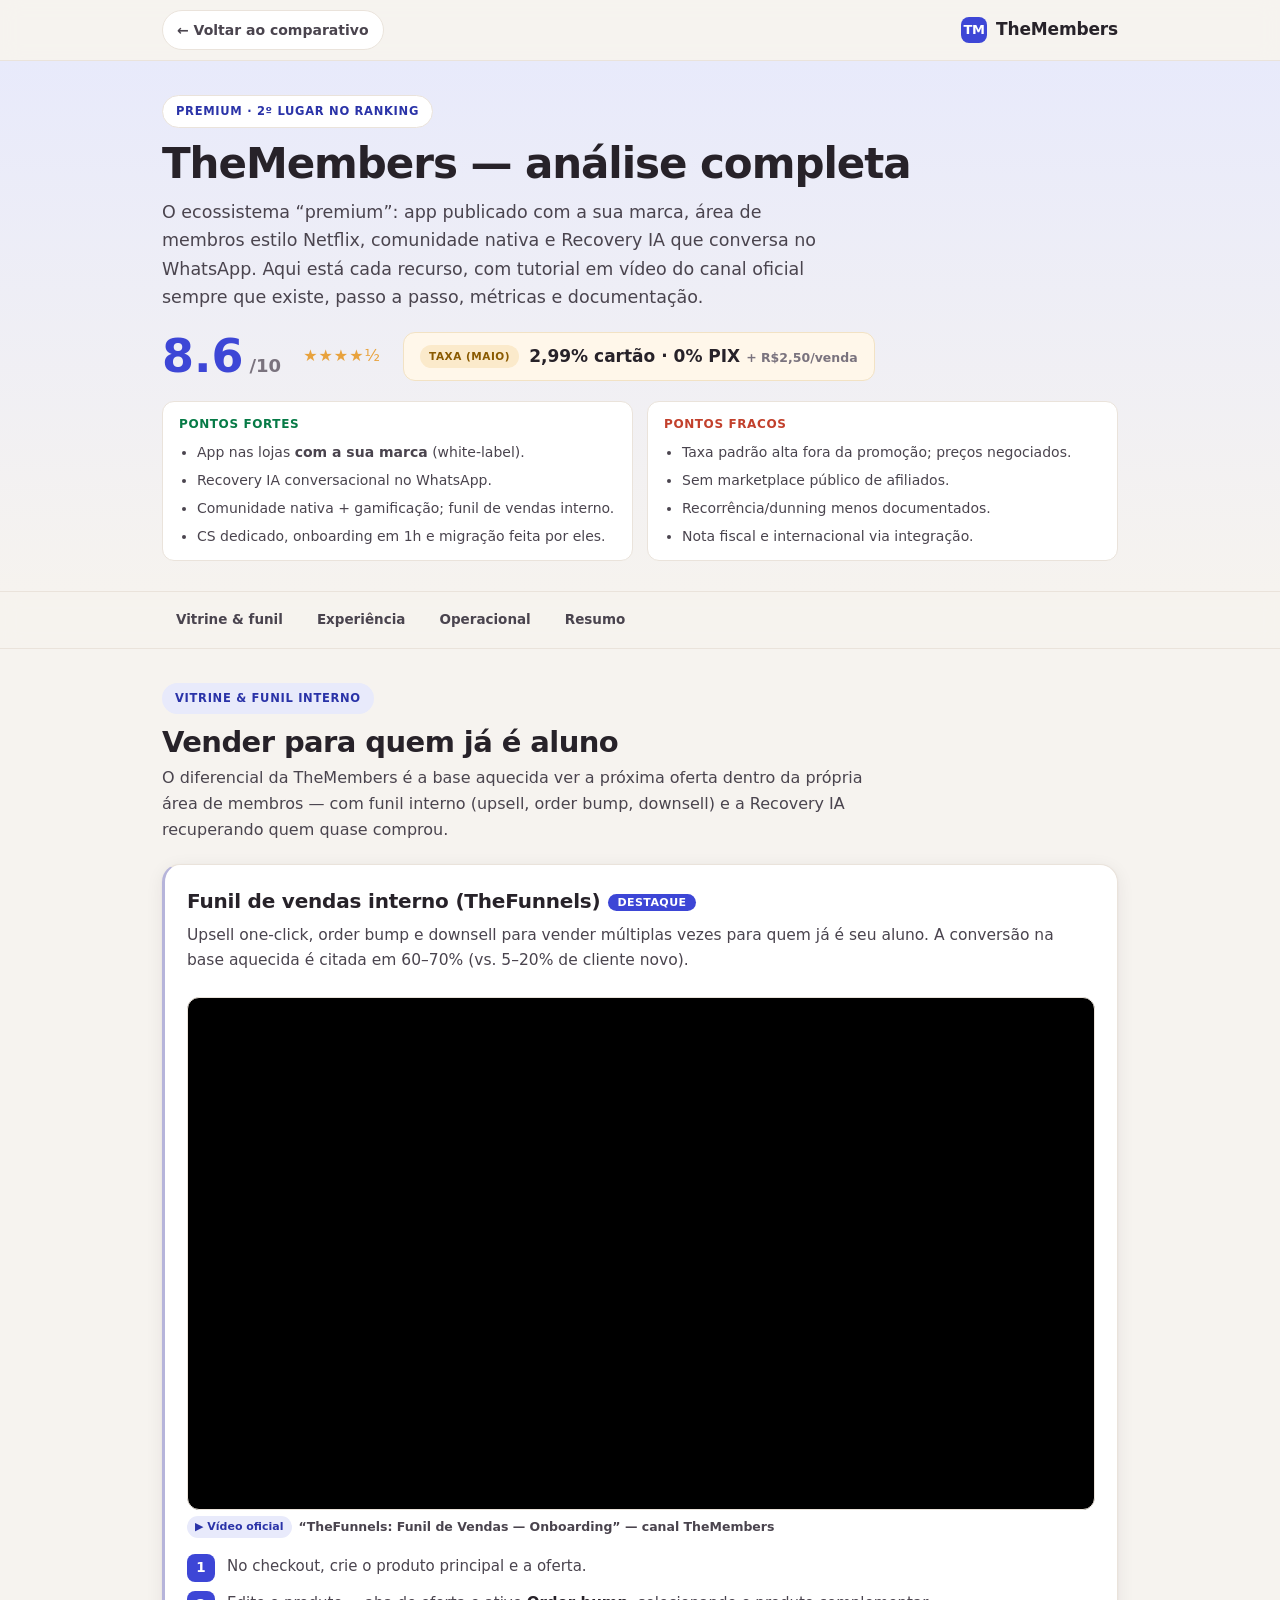
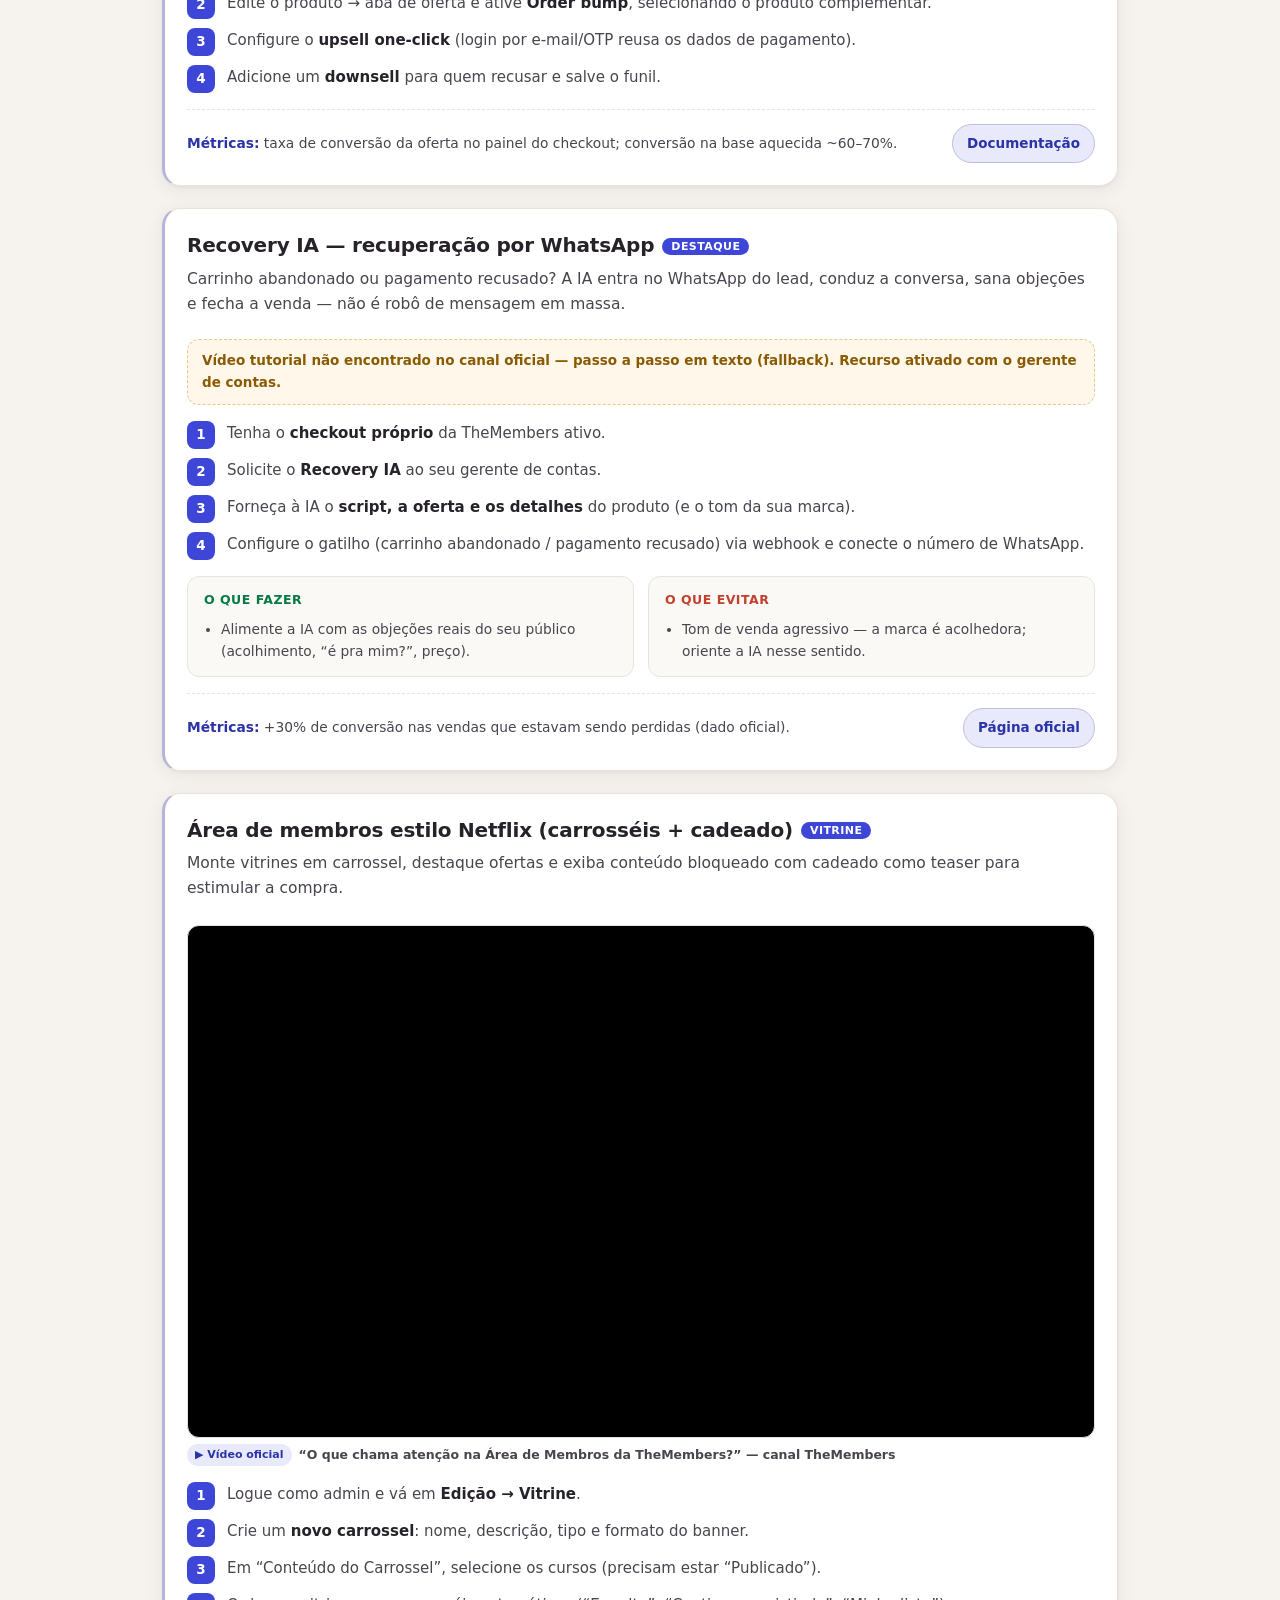
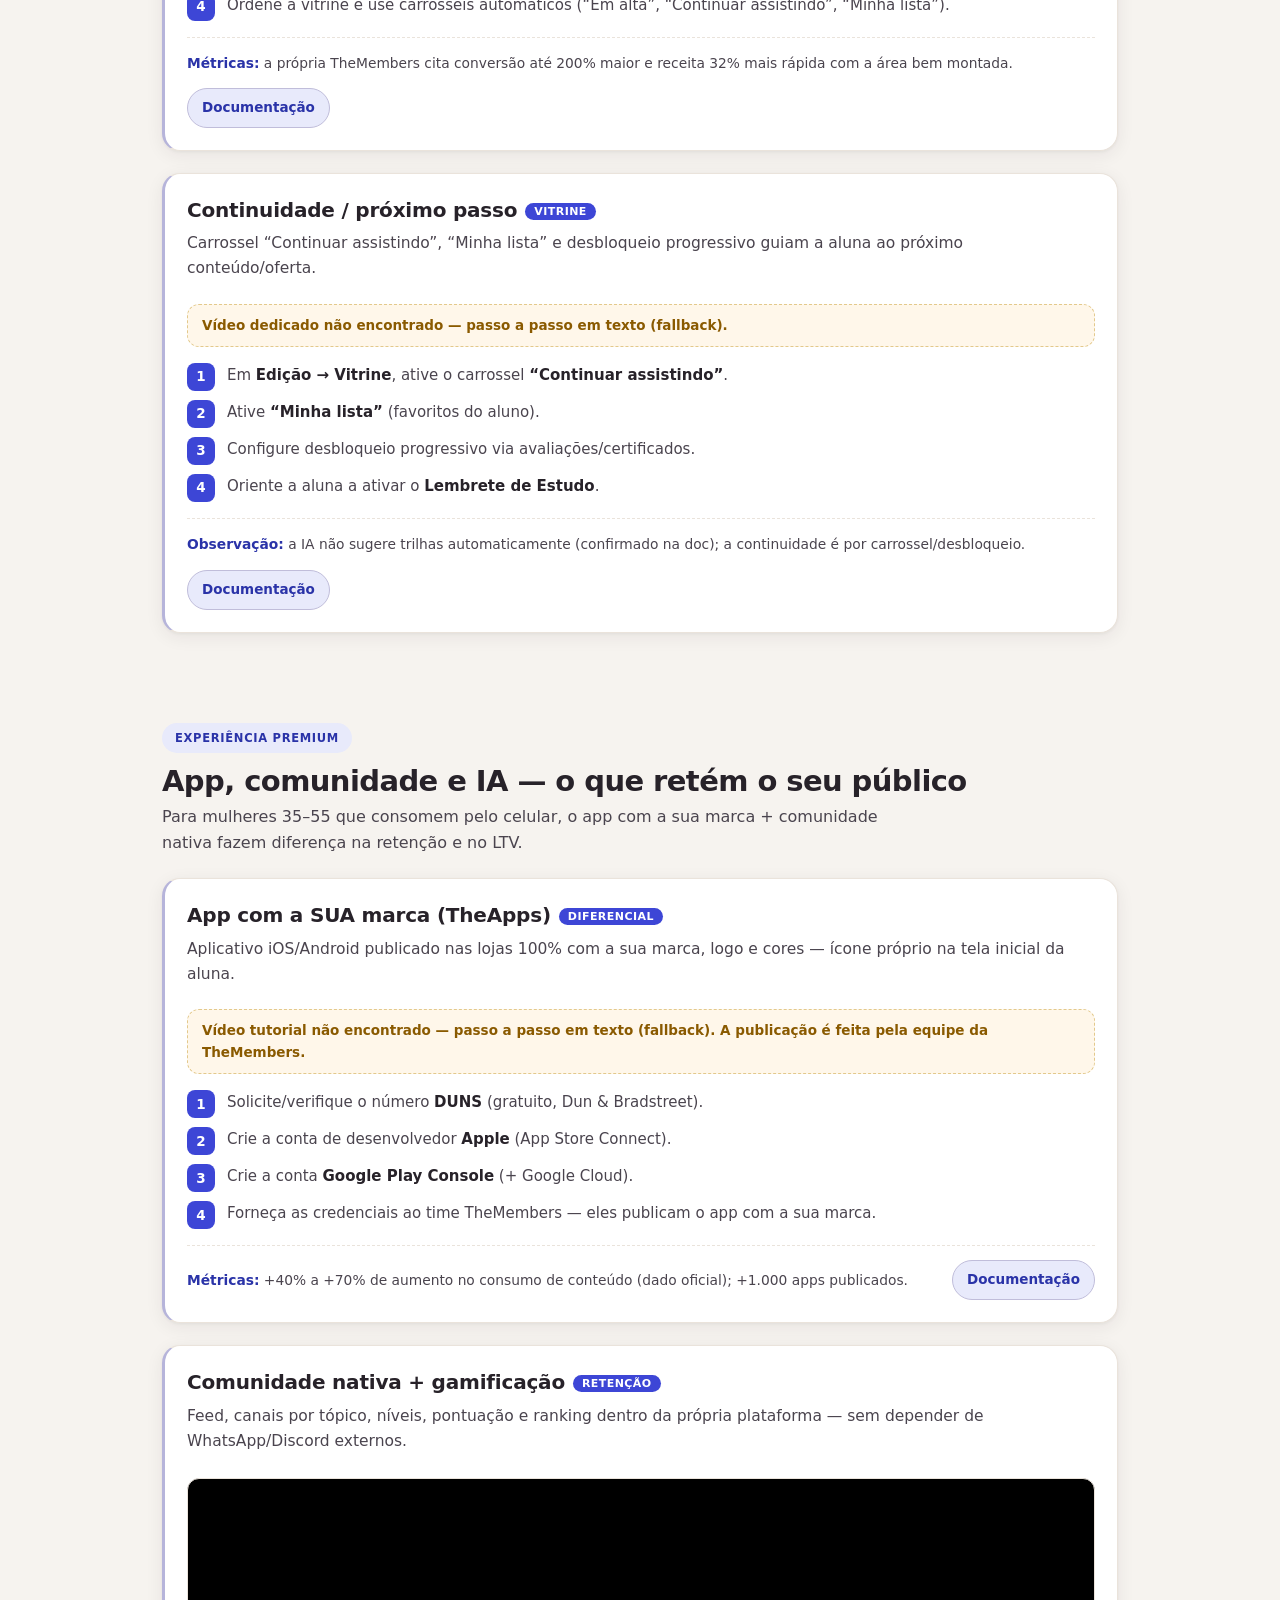
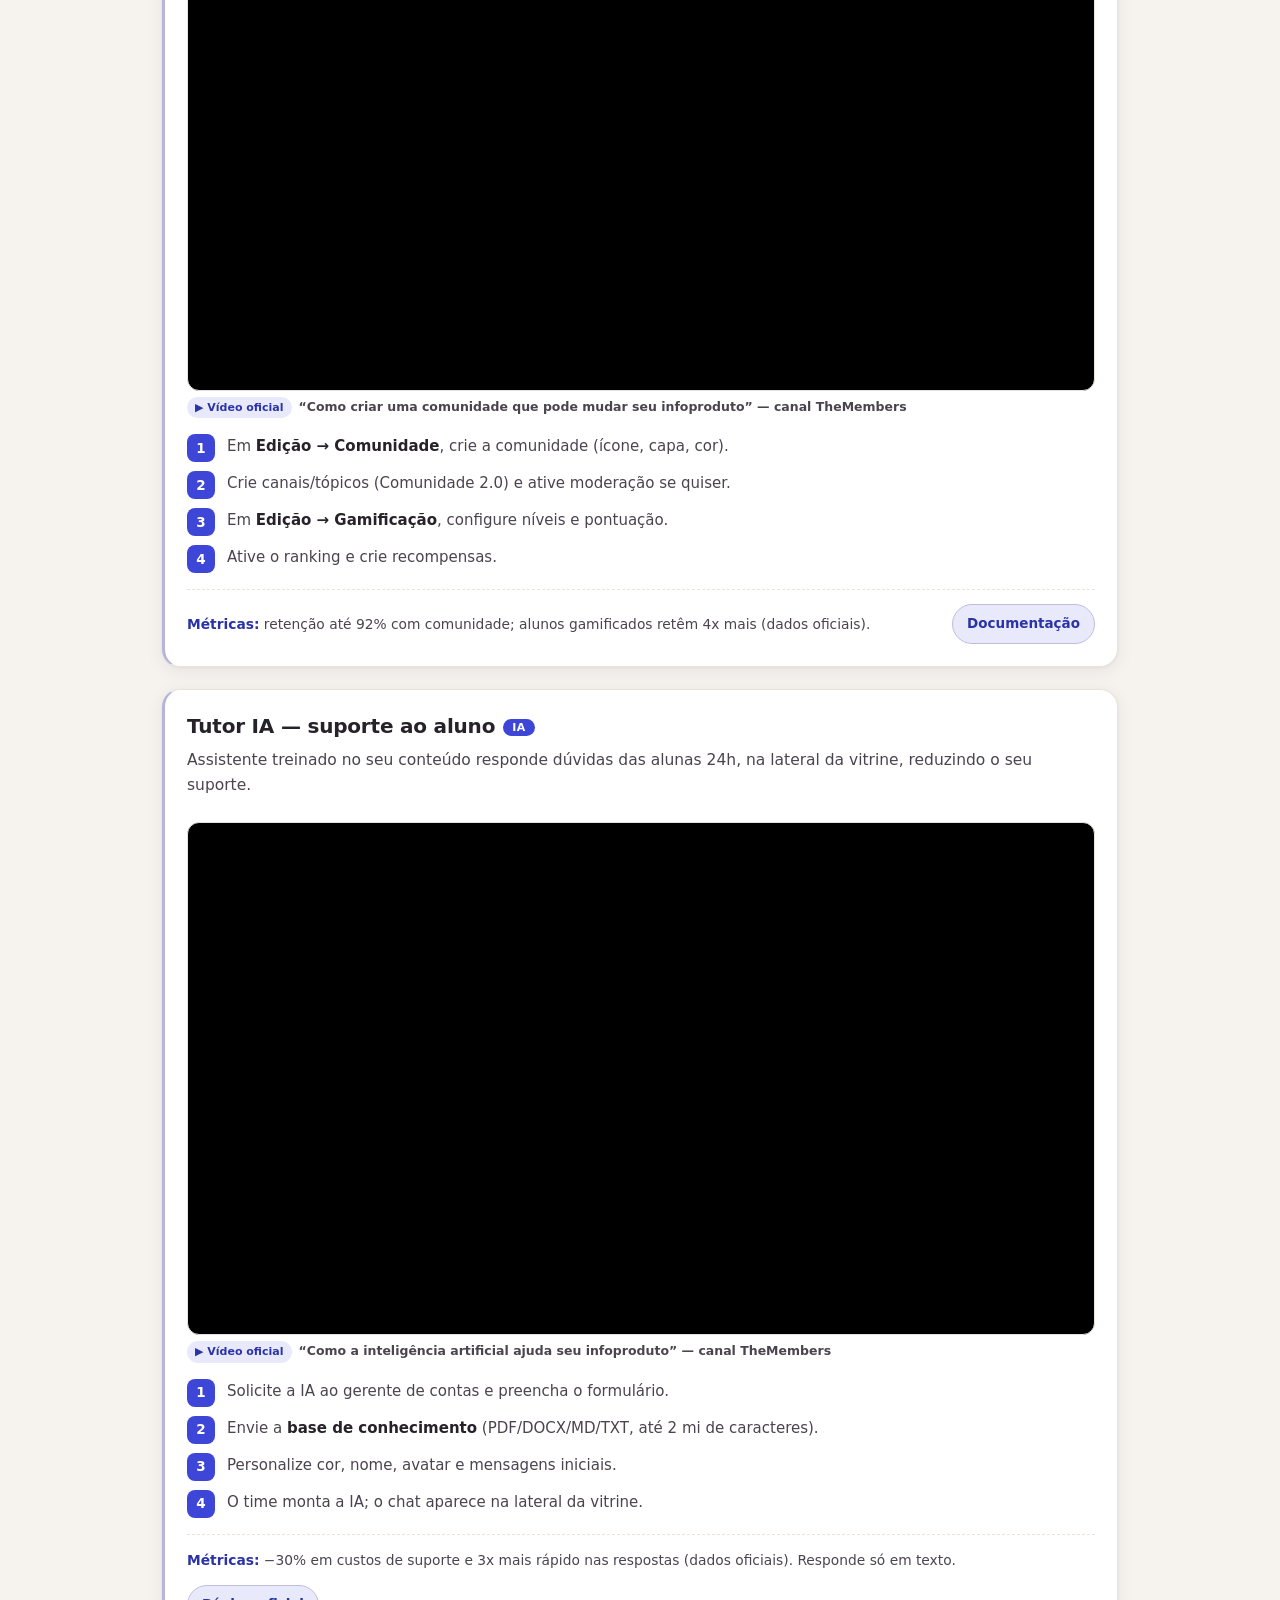
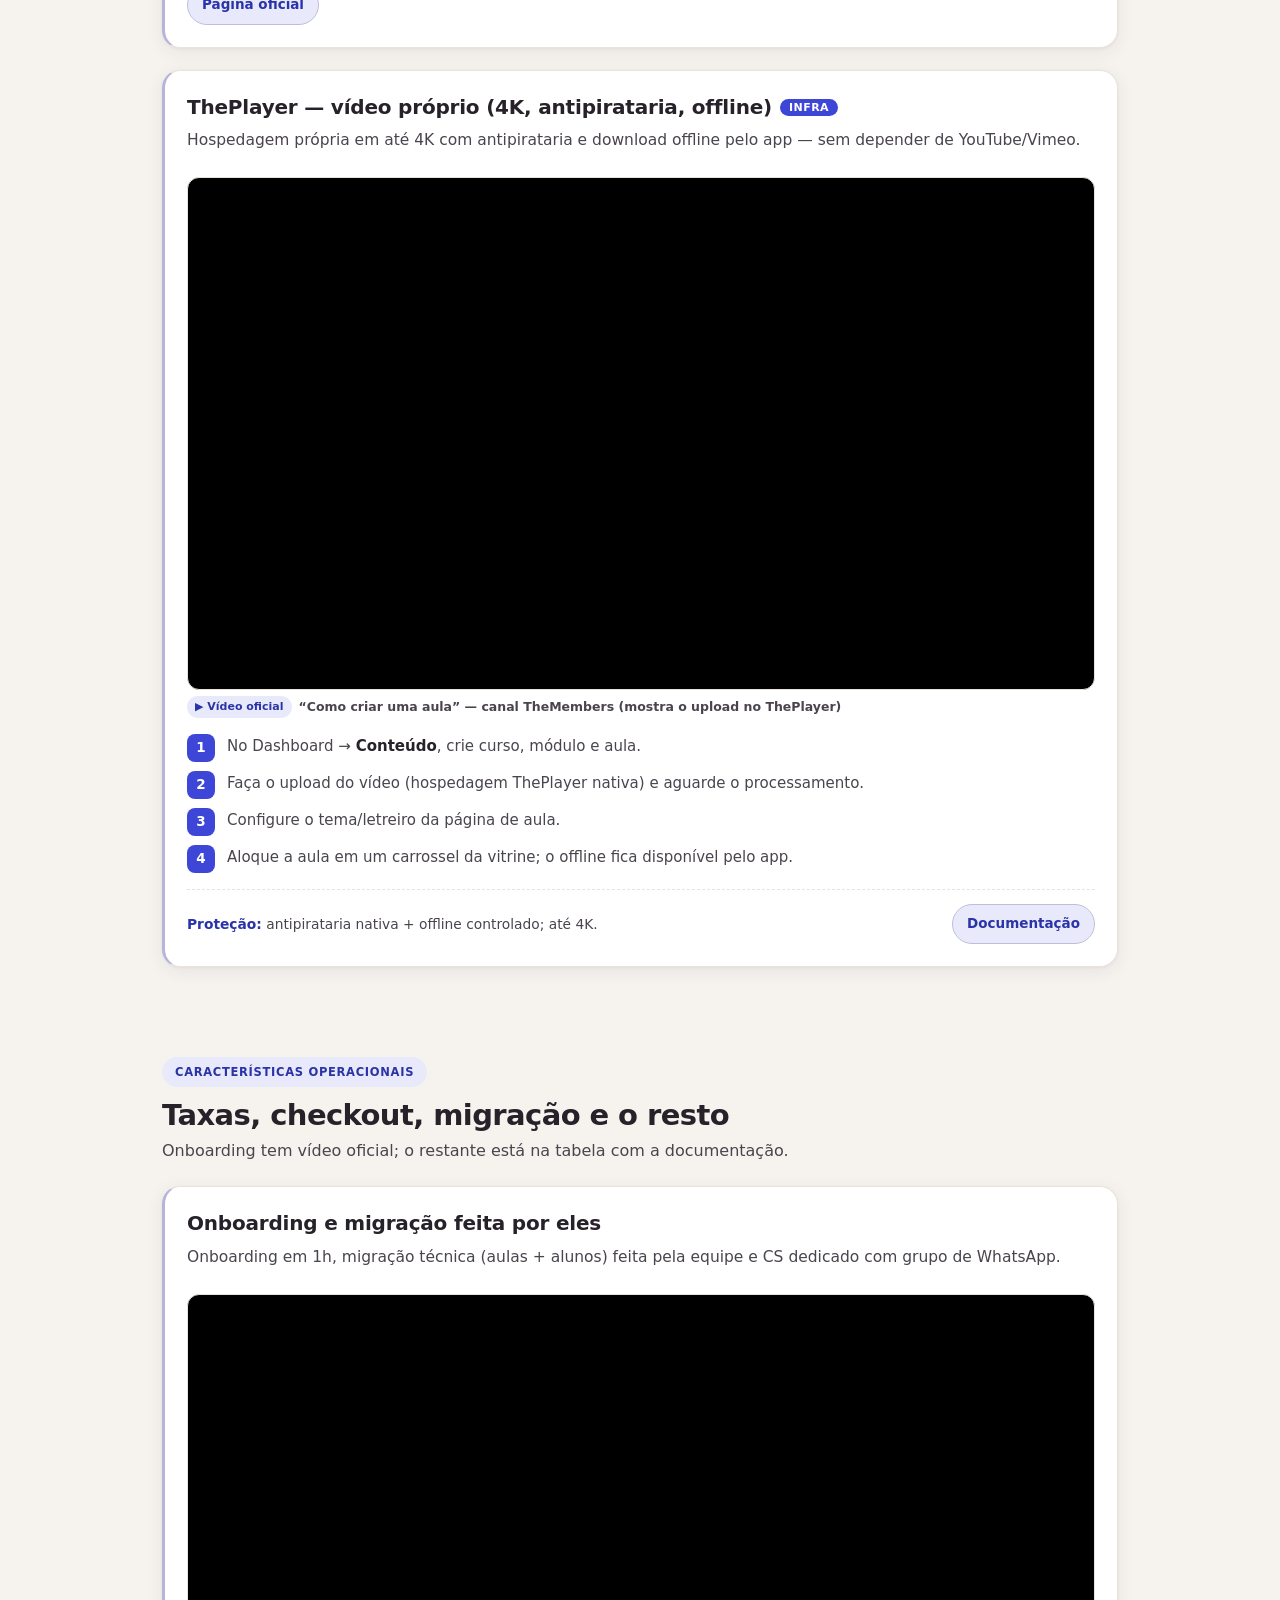
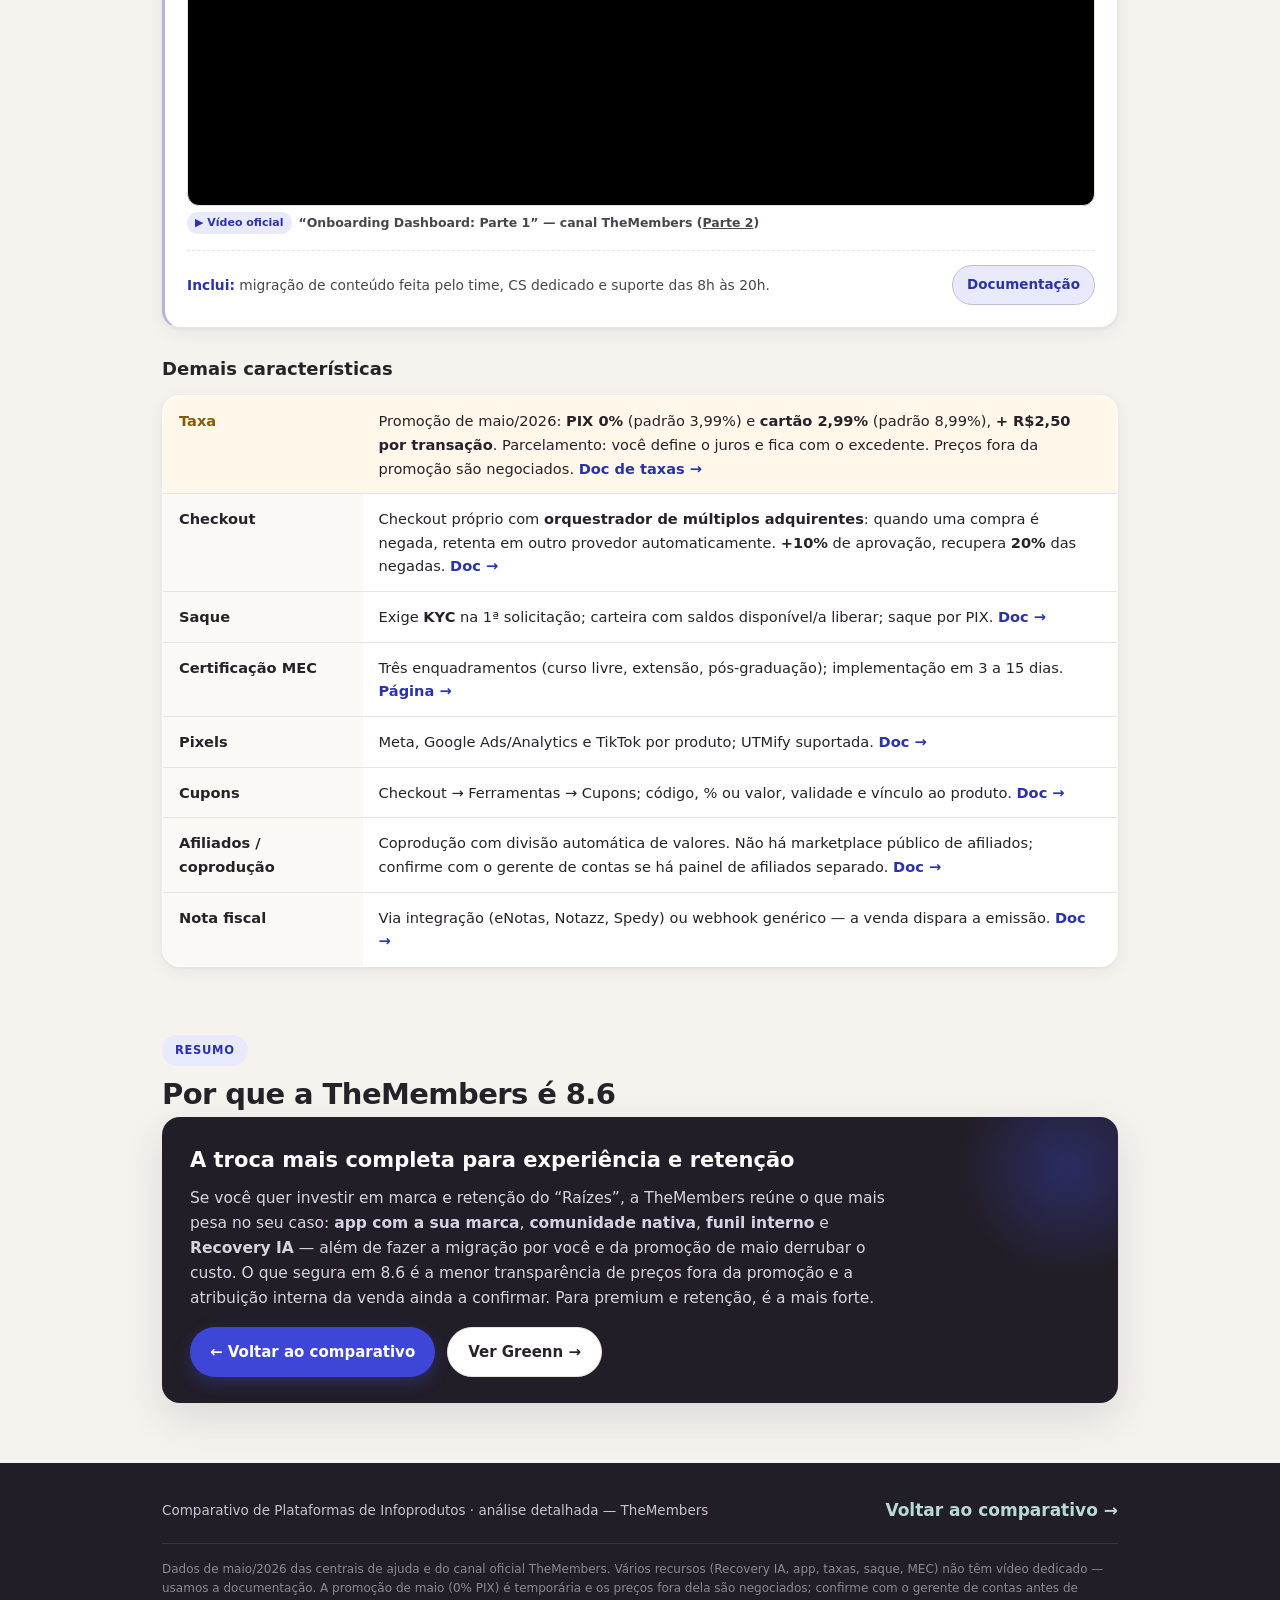
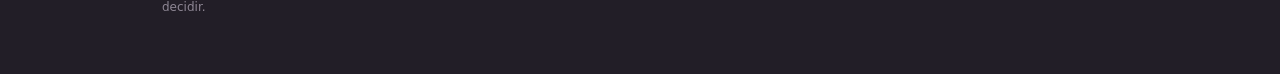
<file: themembers.html>
<!DOCTYPE html>
<html lang="pt-BR">
<head>
<meta charset="UTF-8">
<meta name="viewport" content="width=device-width, initial-scale=1.0">
<title>TheMembers — Análise completa | Comparativo de Plataformas</title>
<link rel="stylesheet" href="/styles.css">
<script>document.documentElement.classList.add('anim')</script>
</head>
<body class="acc-members">

<header class="top">
  <div class="wrap">
    <a class="back" href="/">← Voltar ao comparativo</a>
    <span class="spacer"></span>
    <span class="crumb"><span class="mk">TM</span>TheMembers</span>
  </div>
</header>

<div class="phero">
  <div class="wrap">
    <span class="tagline">Premium · 2º lugar no ranking</span>
    <h1>TheMembers — análise completa</h1>
    <p class="sub">O ecossistema “premium”: app publicado com a sua marca, área de membros estilo Netflix, comunidade nativa e Recovery IA que conversa no WhatsApp. Aqui está cada recurso, com tutorial em vídeo do canal oficial sempre que existe, passo a passo, métricas e documentação.</p>
    <div class="scorebar">
      <div class="score"><span class="n">8.6</span><span class="d">/10</span></div>
      <div class="stars">★★★★½</div>
      <div class="fee"><span class="tg"> Taxa (maio)</span><span class="v">2,99% cartão · 0% PIX <small>+ R$2,50/venda</small></span></div>
    </div>
    <div class="qsum">
      <div class="box pro">
        <h4> Pontos fortes</h4>
        <ul>
          <li>App nas lojas <b>com a sua marca</b> (white-label).</li>
          <li>Recovery IA conversacional no WhatsApp.</li>
          <li>Comunidade nativa + gamificação; funil de vendas interno.</li>
          <li>CS dedicado, onboarding em 1h e migração feita por eles.</li>
        </ul>
      </div>
      <div class="box con">
        <h4> Pontos fracos</h4>
        <ul>
          <li>Taxa padrão alta fora da promoção; preços negociados.</li>
          <li>Sem marketplace público de afiliados.</li>
          <li>Recorrência/dunning menos documentados.</li>
          <li>Nota fiscal e internacional via integração.</li>
        </ul>
      </div>
    </div>
  </div>
</div>

<nav class="sub">
  <div class="wrap">
    <a href="#vitrine"> Vitrine & funil</a>
    <a href="#experiencia"> Experiência</a>
    <a href="#operacional"> Operacional</a>
    <a href="#resumo"> Resumo</a>
  </div>
</nav>

<!-- ===== VITRINE & FUNIL ===== -->
<section id="vitrine">
  <div class="wrap">
    <span class="eyebrow"> Vitrine & funil interno</span>
    <h2 class="sec">Vender para quem já é aluno</h2>
    <p class="sec-intro">O diferencial da TheMembers é a base aquecida ver a próxima oferta dentro da própria área de membros — com funil interno (upsell, order bump, downsell) e a Recovery IA recuperando quem quase comprou.</p>

    <!-- Funil interno -->
    <div class="feat">
      <div class="fhead"><span class="ic"></span><div class="ft"><h3>Funil de vendas interno (TheFunnels)<span class="star">destaque</span></h3><p class="desc">Upsell one-click, order bump e downsell para vender múltiplas vezes para quem já é seu aluno. A conversão na base aquecida é citada em 60–70% (vs. 5–20% de cliente novo).</p></div></div>
      <div class="fbody">
        <div class="video-wrap"><iframe src="https://www.youtube.com/embed/2wfugMMxIIo" title="TheFunnels: Funil de Vendas - Onboarding" loading="lazy" allowfullscreen></iframe></div>
        <p class="vcap"><span class="of">▶ Vídeo oficial</span><span class="th">“TheFunnels: Funil de Vendas — Onboarding” — canal TheMembers</span></p>
        <ol class="steps">
          <li>No checkout, crie o produto principal e a oferta.</li>
          <li>Edite o produto → aba de oferta e ative <b>Order bump</b>, selecionando o produto complementar.</li>
          <li>Configure o <b>upsell one-click</b> (login por e-mail/OTP reusa os dados de pagamento).</li>
          <li>Adicione um <b>downsell</b> para quem recusar e salve o funil.</li>
        </ol>
        <div class="frow"><span class="metrics"><b>Métricas:</b> taxa de conversão da oferta no painel do checkout; conversão na base aquecida ~60–70%.</span><a class="docbtn" href="https://ajuda.themembers.com.br/pt-br/article/como-configurar-orderbump-em-seus-produtos-do-checkout-da-themembers-1u3v1z4/" target="_blank" rel="noopener"> Documentação</a></div>
      </div>
    </div>

    <!-- Recovery IA -->
    <div class="feat">
      <div class="fhead"><span class="ic"></span><div class="ft"><h3>Recovery IA — recuperação por WhatsApp<span class="star">destaque</span></h3><p class="desc">Carrinho abandonado ou pagamento recusado? A IA entra no WhatsApp do lead, conduz a conversa, sana objeções e fecha a venda — não é robô de mensagem em massa.</p></div></div>
      <div class="fbody">
        <div class="novideo"> Vídeo tutorial não encontrado no canal oficial — passo a passo em texto (fallback). Recurso ativado com o gerente de contas.</div>
        <ol class="steps">
          <li>Tenha o <b>checkout próprio</b> da TheMembers ativo.</li>
          <li>Solicite o <b>Recovery IA</b> ao seu gerente de contas.</li>
          <li>Forneça à IA o <b>script, a oferta e os detalhes</b> do produto (e o tom da sua marca).</li>
          <li>Configure o gatilho (carrinho abandonado / pagamento recusado) via webhook e conecte o número de WhatsApp.</li>
        </ol>
        <div class="dd">
          <div class="c do"><h5> O que fazer</h5><ul><li>Alimente a IA com as objeções reais do seu público (acolhimento, “é pra mim?”, preço).</li></ul></div>
          <div class="c dont"><h5> O que evitar</h5><ul><li>Tom de venda agressivo — a marca é acolhedora; oriente a IA nesse sentido.</li></ul></div>
        </div>
        <div class="frow"><span class="metrics"><b>Métricas:</b> +30% de conversão nas vendas que estavam sendo perdidas (dado oficial).</span><a class="docbtn" href="https://themembers.com.br/recovery-ia" target="_blank" rel="noopener"> Página oficial</a></div>
      </div>
    </div>

    <!-- Área Netflix -->
    <div class="feat">
      <div class="fhead"><span class="ic"></span><div class="ft"><h3>Área de membros estilo Netflix (carrosséis + cadeado)<span class="star">vitrine</span></h3><p class="desc">Monte vitrines em carrossel, destaque ofertas e exiba conteúdo bloqueado com cadeado como teaser para estimular a compra.</p></div></div>
      <div class="fbody">
        <div class="video-wrap"><iframe src="https://www.youtube.com/embed/zdl9ZbAMY9o" title="O que chama atenção na Área de Membros da TheMembers?" loading="lazy" allowfullscreen></iframe></div>
        <p class="vcap"><span class="of">▶ Vídeo oficial</span><span class="th">“O que chama atenção na Área de Membros da TheMembers?” — canal TheMembers</span></p>
        <ol class="steps">
          <li>Logue como admin e vá em <b>Edição → Vitrine</b>.</li>
          <li>Crie um <b>novo carrossel</b>: nome, descrição, tipo e formato do banner.</li>
          <li>Em “Conteúdo do Carrossel”, selecione os cursos (precisam estar “Publicado”).</li>
          <li>Ordene a vitrine e use carrosséis automáticos (“Em alta”, “Continuar assistindo”, “Minha lista”).</li>
        </ol>
        <div class="frow"><span class="metrics"><b>Métricas:</b> a própria TheMembers cita conversão até 200% maior e receita 32% mais rápida com a área bem montada.</span><a class="docbtn" href="https://ajuda.themembers.com.br/pt-br/article/como-criar-novo-carrossel-vupxno/" target="_blank" rel="noopener"> Documentação</a></div>
      </div>
    </div>

    <!-- Trilhas (sem vídeo) -->
    <div class="feat">
      <div class="fhead"><span class="ic"></span><div class="ft"><h3>Continuidade / próximo passo<span class="star">vitrine</span></h3><p class="desc">Carrossel “Continuar assistindo”, “Minha lista” e desbloqueio progressivo guiam a aluna ao próximo conteúdo/oferta.</p></div></div>
      <div class="fbody">
        <div class="novideo"> Vídeo dedicado não encontrado — passo a passo em texto (fallback).</div>
        <ol class="steps">
          <li>Em <b>Edição → Vitrine</b>, ative o carrossel <b>“Continuar assistindo”</b>.</li>
          <li>Ative <b>“Minha lista”</b> (favoritos do aluno).</li>
          <li>Configure desbloqueio progressivo via avaliações/certificados.</li>
          <li>Oriente a aluna a ativar o <b>Lembrete de Estudo</b>.</li>
        </ol>
        <div class="frow"><span class="metrics"><b>Observação:</b> a IA não sugere trilhas automaticamente (confirmado na doc); a continuidade é por carrossel/desbloqueio.</span><a class="docbtn" href="https://ajuda.themembers.com.br/pt-br/article/como-ativar-o-carrossel-automatico-continuar-assistindo-1gvinrh/" target="_blank" rel="noopener"> Documentação</a></div>
      </div>
    </div>
  </div>
</section>

<!-- ===== EXPERIÊNCIA ===== -->
<section id="experiencia">
  <div class="wrap">
    <span class="eyebrow"> Experiência premium</span>
    <h2 class="sec">App, comunidade e IA — o que retém o seu público</h2>
    <p class="sec-intro">Para mulheres 35–55 que consomem pelo celular, o app com a sua marca + comunidade nativa fazem diferença na retenção e no LTV.</p>

    <!-- App white-label (sem vídeo) -->
    <div class="feat">
      <div class="fhead"><span class="ic"></span><div class="ft"><h3>App com a SUA marca (TheApps)<span class="star">diferencial</span></h3><p class="desc">Aplicativo iOS/Android publicado nas lojas 100% com a sua marca, logo e cores — ícone próprio na tela inicial da aluna.</p></div></div>
      <div class="fbody">
        <div class="novideo"> Vídeo tutorial não encontrado — passo a passo em texto (fallback). A publicação é feita pela equipe da TheMembers.</div>
        <ol class="steps">
          <li>Solicite/verifique o número <b>DUNS</b> (gratuito, Dun &amp; Bradstreet).</li>
          <li>Crie a conta de desenvolvedor <b>Apple</b> (App Store Connect).</li>
          <li>Crie a conta <b>Google Play Console</b> (+ Google Cloud).</li>
          <li>Forneça as credenciais ao time TheMembers — eles publicam o app com a sua marca.</li>
        </ol>
        <div class="frow"><span class="metrics"><b>Métricas:</b> +40% a +70% de aumento no consumo de conteúdo (dado oficial); +1.000 apps publicados.</span><a class="docbtn" href="https://ajuda.themembers.com.br/pt-br/article/theapps-como-funciona-o-aplicativo-da-plataforma-16ltzzt/" target="_blank" rel="noopener"> Documentação</a></div>
      </div>
    </div>

    <!-- Comunidade -->
    <div class="feat">
      <div class="fhead"><span class="ic"></span><div class="ft"><h3>Comunidade nativa + gamificação<span class="star">retenção</span></h3><p class="desc">Feed, canais por tópico, níveis, pontuação e ranking dentro da própria plataforma — sem depender de WhatsApp/Discord externos.</p></div></div>
      <div class="fbody">
        <div class="video-wrap"><iframe src="https://www.youtube.com/embed/27OZrIPZp5c" title="Como criar uma comunidade que pode mudar seu infoproduto" loading="lazy" allowfullscreen></iframe></div>
        <p class="vcap"><span class="of">▶ Vídeo oficial</span><span class="th">“Como criar uma comunidade que pode mudar seu infoproduto” — canal TheMembers</span></p>
        <ol class="steps">
          <li>Em <b>Edição → Comunidade</b>, crie a comunidade (ícone, capa, cor).</li>
          <li>Crie canais/tópicos (Comunidade 2.0) e ative moderação se quiser.</li>
          <li>Em <b>Edição → Gamificação</b>, configure níveis e pontuação.</li>
          <li>Ative o ranking e crie recompensas.</li>
        </ol>
        <div class="frow"><span class="metrics"><b>Métricas:</b> retenção até 92% com comunidade; alunos gamificados retêm 4x mais (dados oficiais).</span><a class="docbtn" href="https://ajuda.themembers.com.br/pt-br/article/como-criar-uma-comunidade-xrlb8u/" target="_blank" rel="noopener"> Documentação</a></div>
      </div>
    </div>

    <!-- Tutor IA -->
    <div class="feat">
      <div class="fhead"><span class="ic"></span><div class="ft"><h3>Tutor IA — suporte ao aluno<span class="star">IA</span></h3><p class="desc">Assistente treinado no seu conteúdo responde dúvidas das alunas 24h, na lateral da vitrine, reduzindo o seu suporte.</p></div></div>
      <div class="fbody">
        <div class="video-wrap"><iframe src="https://www.youtube.com/embed/5zkTKqCn7BI" title="Como a inteligência artificial ajuda seu infoproduto" loading="lazy" allowfullscreen></iframe></div>
        <p class="vcap"><span class="of">▶ Vídeo oficial</span><span class="th">“Como a inteligência artificial ajuda seu infoproduto” — canal TheMembers</span></p>
        <ol class="steps">
          <li>Solicite a IA ao gerente de contas e preencha o formulário.</li>
          <li>Envie a <b>base de conhecimento</b> (PDF/DOCX/MD/TXT, até 2 mi de caracteres).</li>
          <li>Personalize cor, nome, avatar e mensagens iniciais.</li>
          <li>O time monta a IA; o chat aparece na lateral da vitrine.</li>
        </ol>
        <div class="frow"><span class="metrics"><b>Métricas:</b> −30% em custos de suporte e 3x mais rápido nas respostas (dados oficiais). Responde só em texto.</span><a class="docbtn" href="https://themembers.com.br/tutor-ia" target="_blank" rel="noopener"> Página oficial</a></div>
      </div>
    </div>

    <!-- ThePlayer / criar aula -->
    <div class="feat">
      <div class="fhead"><span class="ic"></span><div class="ft"><h3>ThePlayer — vídeo próprio (4K, antipirataria, offline)<span class="star">infra</span></h3><p class="desc">Hospedagem própria em até 4K com antipirataria e download offline pelo app — sem depender de YouTube/Vimeo.</p></div></div>
      <div class="fbody">
        <div class="video-wrap"><iframe src="https://www.youtube.com/embed/_-YrweDwJvA" title="Como criar uma aula na TheMembers" loading="lazy" allowfullscreen></iframe></div>
        <p class="vcap"><span class="of">▶ Vídeo oficial</span><span class="th">“Como criar uma aula” — canal TheMembers (mostra o upload no ThePlayer)</span></p>
        <ol class="steps">
          <li>No Dashboard → <b>Conteúdo</b>, crie curso, módulo e aula.</li>
          <li>Faça o upload do vídeo (hospedagem ThePlayer nativa) e aguarde o processamento.</li>
          <li>Configure o tema/letreiro da página de aula.</li>
          <li>Aloque a aula em um carrossel da vitrine; o offline fica disponível pelo app.</li>
        </ol>
        <div class="frow"><span class="metrics"><b>Proteção:</b> antipirataria nativa + offline controlado; até 4K.</span><a class="docbtn" href="https://ajuda.themembers.com.br/pt-br/article/como-criar-uma-aula-zdacp7/" target="_blank" rel="noopener"> Documentação</a></div>
      </div>
    </div>
  </div>
</section>

<!-- ===== OPERACIONAL ===== -->
<section id="operacional">
  <div class="wrap">
    <span class="eyebrow"> Características operacionais</span>
    <h2 class="sec">Taxas, checkout, migração e o resto</h2>
    <p class="sec-intro">Onboarding tem vídeo oficial; o restante está na tabela com a documentação.</p>

    <div class="feat">
      <div class="fhead"><span class="ic"></span><div class="ft"><h3>Onboarding e migração feita por eles</h3><p class="desc">Onboarding em 1h, migração técnica (aulas + alunos) feita pela equipe e CS dedicado com grupo de WhatsApp.</p></div></div>
      <div class="fbody">
        <div class="video-wrap"><iframe src="https://www.youtube.com/embed/qODsybgT6fQ" title="Área de Membros - Onboarding Dashboard: Parte 1" loading="lazy" allowfullscreen></iframe></div>
        <p class="vcap"><span class="of">▶ Vídeo oficial</span><span class="th">“Onboarding Dashboard: Parte 1” — canal TheMembers (<a href="https://www.youtube.com/watch?v=nO1wCEhT9pM" target="_blank" rel="noopener">Parte 2</a>)</span></p>
        <div class="frow"><span class="metrics"><b>Inclui:</b> migração de conteúdo feita pelo time, CS dedicado e suporte das 8h às 20h.</span><a class="docbtn" href="https://ajuda.themembers.com.br/pt-br/article/migracao-de-conteudo-como-funciona-qwxvrg/" target="_blank" rel="noopener"> Documentação</a></div>
      </div>
    </div>

    <h3 style="font-size:18px;font-weight:820;margin:26px 0 12px">Demais características</h3>
    <table class="optable">
      <tr class="fee-row"><th class="k"> Taxa</th><td>Promoção de maio/2026: <b>PIX 0%</b> (padrão 3,99%) e <b>cartão 2,99%</b> (padrão 8,99%), <b>+ R$2,50 por transação</b>. Parcelamento: você define o juros e fica com o excedente. Preços fora da promoção são negociados. <a href="https://ajuda.themembers.com.br/pt-br/article/entenda-as-taxas-atuais-do-checkout-themembers-19d8auq/" target="_blank" rel="noopener">Doc de taxas →</a></td></tr>
      <tr><th class="k"> Checkout</th><td>Checkout próprio com <b>orquestrador de múltiplos adquirentes</b>: quando uma compra é negada, retenta em outro provedor automaticamente. <b>+10%</b> de aprovação, recupera <b>20%</b> das negadas. <a href="https://ajuda.themembers.com.br/pt-br/article/checkout-como-personalizar-sua-pagina-de-venda-1dae7xy/" target="_blank" rel="noopener">Doc →</a></td></tr>
      <tr><th class="k"> Saque</th><td>Exige <b>KYC</b> na 1ª solicitação; carteira com saldos disponível/a liberar; saque por PIX. <a href="https://ajuda.themembers.com.br/pt-br/article/entenda-as-regras-de-saque-no-checkout-themembers-u0xyl6/" target="_blank" rel="noopener">Doc →</a></td></tr>
      <tr><th class="k"> Certificação MEC</th><td>Três enquadramentos (curso livre, extensão, pós-graduação); implementação em 3 a 15 dias. <a href="https://themembers.com.br/mec" target="_blank" rel="noopener">Página →</a></td></tr>
      <tr><th class="k"> Pixels</th><td>Meta, Google Ads/Analytics e TikTok por produto; UTMify suportada. <a href="https://ajuda.themembers.com.br/pt-br/article/como-configurar-pixels-em-produtos-do-checkout-proprio-da-themembers-jqnicr/" target="_blank" rel="noopener">Doc →</a></td></tr>
      <tr><th class="k"> Cupons</th><td>Checkout → Ferramentas → Cupons; código, % ou valor, validade e vínculo ao produto. <a href="https://ajuda.themembers.com.br/pt-br/article/checkout-como-criar-e-editar-cupons-de-desconto-em-seus-produtos-zabclu/" target="_blank" rel="noopener">Doc →</a></td></tr>
      <tr><th class="k"> Afiliados / coprodução</th><td>Coprodução com divisão automática de valores. Não há marketplace público de afiliados; confirme com o gerente de contas se há painel de afiliados separado. <a href="https://ajuda.themembers.com.br/pt-br/article/lancamento-checkout-a-coproducao-1gb9f6n/" target="_blank" rel="noopener">Doc →</a></td></tr>
      <tr><th class="k"> Nota fiscal</th><td>Via integração (eNotas, Notazz, Spedy) ou webhook genérico — a venda dispara a emissão. <a href="https://ajuda.themembers.com.br/pt-br/article/checkout-themembers-como-integrar-com-enotas-1fqylk9/" target="_blank" rel="noopener">Doc →</a></td></tr>
    </table>
  </div>
</section>

<!-- ===== RESUMO ===== -->
<section id="resumo">
  <div class="wrap">
    <span class="eyebrow"> Resumo</span>
    <h2 class="sec">Por que a TheMembers é 8.6</h2>
    <div class="banner">
      <h3>A troca mais completa para experiência e retenção</h3>
      <p>Se você quer investir em marca e retenção do “Raízes”, a TheMembers reúne o que mais pesa no seu caso: <b>app com a sua marca</b>, <b>comunidade nativa</b>, <b>funil interno</b> e <b>Recovery IA</b> — além de fazer a migração por você e da promoção de maio derrubar o custo. O que segura em 8.6 é a menor transparência de preços fora da promoção e a atribuição interna da venda ainda a confirmar. Para premium e retenção, é a mais forte.</p>
      <div class="row">
        <a class="btn btn-accent" href="/">← Voltar ao comparativo</a>
        <a class="btn btn-ghost" href="/greenn">Ver Greenn →</a>
      </div>
    </div>
  </div>
</section>

<footer>
  <div class="wrap">
    <span style="font-size:13.5px">Comparativo de Plataformas de Infoprodutos · análise detalhada — TheMembers</span>
    <a href="/">Voltar ao comparativo →</a>
  </div>
  <div class="wrap"><p class="disc">Dados de maio/2026 das centrais de ajuda e do canal oficial TheMembers. Vários recursos (Recovery IA, app, taxas, saque, MEC) não têm vídeo dedicado — usamos a documentação. A promoção de maio (0% PIX) é temporária e os preços fora dela são negociados; confirme com o gerente de contas antes de decidir.</p></div>
</footer>

<script>
(function(){
  try{
    if(!('IntersectionObserver' in window)){document.documentElement.classList.remove('anim');return;}
    var io=new IntersectionObserver(function(es){es.forEach(function(e){if(e.isIntersecting){e.target.classList.add('is-in');io.unobserve(e.target);}});},{threshold:.08,rootMargin:'0px 0px -8% 0px'});
    document.querySelectorAll('.feat,.icard,.pcard,.rank,.banner,.matrix-wrap,.cost-wrap').forEach(function(el){io.observe(el);});
  }catch(err){document.documentElement.classList.remove('anim');}
})();
</script>
</body>
</html>
</file>
<file: styles.css>
/* ===== Design system compartilhado — páginas detalhadas ===== */
:root{
  --bg:#F6F3EF; --surface:#FFFFFF; --surface-2:#FBF9F6;
  --ink:#272229; --ink-soft:#4A444E; --muted:#7A737E;
  --line:#EAE3DB; --line-strong:#DcD3C8; --dark:#221E27; --dark-2:#2D2833;
  --brand:#1F7A72; --brand-dark:#13564F; --brand-soft:#E4F1EF;
  --hotmart:#ED4E2B; --hotmart-dark:#BE3A1C; --hotmart-soft:#FDEAE4;
  --greenn:#00A35C; --greenn-dark:#067A46; --greenn-soft:#E0F5EA;
  --kiwify:#7C3AED; --kiwify-dark:#5B27B5; --kiwify-soft:#F0E9FE;
  --eduzz:#F08200; --eduzz-dark:#B86200; --eduzz-soft:#FEF0DC;
  --members:#3D46D6; --members-dark:#2A33A8; --members-soft:#E8EAFB;
  --hubla:#D6336C; --hubla-dark:#A82453; --hubla-soft:#FBE6EE;
  --radius:18px; --radius-sm:12px;
  --shadow:0 4px 18px rgba(40,34,45,.07), 0 1px 3px rgba(40,34,45,.05);
  --shadow-lg:0 14px 40px rgba(40,34,45,.13);
  --maxw:1000px;
  --font:'Segoe UI',system-ui,-apple-system,'Helvetica Neue',Arial,sans-serif;
  --accent:var(--brand); --accent-dark:var(--brand-dark); --accent-soft:var(--brand-soft);
}
*{box-sizing:border-box}
html{scroll-behavior:smooth}
body{margin:0;font-family:var(--font);background:var(--bg);color:var(--ink);font-size:17px;line-height:1.62;-webkit-font-smoothing:antialiased}
a{color:inherit}
.wrap{max-width:var(--maxw);margin:0 auto;padding:0 22px}

/* accent por marca (no <body>) */
body.acc-hotmart{--accent:var(--hotmart);--accent-dark:var(--hotmart-dark);--accent-soft:var(--hotmart-soft)}
body.acc-greenn {--accent:var(--greenn); --accent-dark:var(--greenn-dark); --accent-soft:var(--greenn-soft)}
body.acc-kiwify {--accent:var(--kiwify); --accent-dark:var(--kiwify-dark); --accent-soft:var(--kiwify-soft)}
body.acc-eduzz  {--accent:var(--eduzz);  --accent-dark:var(--eduzz-dark);  --accent-soft:var(--eduzz-soft)}
body.acc-members{--accent:var(--members);--accent-dark:var(--members-dark);--accent-soft:var(--members-soft)}
body.acc-hubla  {--accent:var(--hubla);  --accent-dark:var(--hubla-dark);  --accent-soft:var(--hubla-soft)}

/* top bar */
header.top{position:sticky;top:0;z-index:60;background:rgba(246,243,239,.92);backdrop-filter:blur(10px);border-bottom:1px solid var(--line)}
.top .wrap{display:flex;align-items:center;gap:14px;height:60px}
.top .back{display:inline-flex;align-items:center;gap:8px;text-decoration:none;font-weight:760;font-size:14px;color:var(--ink-soft);
  border:1px solid var(--line);background:var(--surface);padding:8px 14px;border-radius:999px;transition:.16s}
.top .back:hover{border-color:var(--line-strong);transform:translateX(-2px)}
.top .crumb{font-weight:800;letter-spacing:-.01em;display:flex;align-items:center;gap:9px}
.top .crumb .mk{width:26px;height:26px;border-radius:8px;background:var(--accent);color:#fff;display:grid;place-items:center;font-weight:850;font-size:13px}
.top .spacer{flex:1}
.top .live{font-size:12.5px;color:var(--muted);white-space:nowrap}
.top .live a{color:var(--accent-dark);font-weight:700}
@media(max-width:680px){.top .live{display:none}}

/* hero */
.phero{background:linear-gradient(180deg,var(--accent-soft),transparent);border-bottom:1px solid var(--line)}
.phero .wrap{padding:34px 22px 30px}
.phero .tagline{display:inline-flex;align-items:center;gap:8px;font-weight:800;letter-spacing:.06em;text-transform:uppercase;font-size:11.5px;
  color:var(--accent-dark);background:var(--surface);border:1px solid var(--line);padding:6px 13px;border-radius:999px;margin-bottom:14px}
.phero h1{margin:0 0 12px;font-size:clamp(28px,4.4vw,42px);letter-spacing:-.025em;line-height:1.06;font-weight:860}
.phero .sub{font-size:17.5px;color:var(--ink-soft);max-width:680px;margin:0}
.phero .scorebar{display:flex;align-items:center;gap:22px;flex-wrap:wrap;margin-top:20px}
.phero .score{display:flex;align-items:baseline;gap:6px}
.phero .score .n{font-size:46px;font-weight:870;color:var(--accent);line-height:1}
.phero .score .d{font-size:18px;color:var(--muted);font-weight:700}
.phero .stars{color:#E8A23D;font-size:16px;letter-spacing:1px}
.phero .fee{background:#FFF7EA;border:1px solid #F2E2C4;border-radius:var(--radius-sm);padding:10px 16px;display:flex;align-items:center;gap:10px}
.phero .fee .tg{font-size:10.5px;font-weight:850;letter-spacing:.05em;text-transform:uppercase;color:#8A5A00;background:#FBEACB;padding:3px 9px;border-radius:999px}
.phero .fee .v{font-weight:850;font-size:17px}
.phero .fee .v small{font-weight:700;font-size:12.5px;color:var(--muted)}

/* quick summary fortes/fracos */
.qsum{display:grid;grid-template-columns:1fr 1fr;gap:14px;margin-top:20px}
@media(max-width:640px){.qsum{grid-template-columns:1fr}}
.qsum .box{background:var(--surface);border:1px solid var(--line);border-radius:var(--radius-sm);padding:13px 16px}
.qsum .box h4{margin:0 0 7px;font-size:12px;letter-spacing:.05em;text-transform:uppercase;font-weight:820;display:flex;align-items:center;gap:7px}
.qsum .pro h4{color:var(--greenn-dark)} .qsum .con h4{color:#C2402C}
.qsum ul{margin:0;padding-left:18px;display:flex;flex-direction:column;gap:5px}
.qsum li{font-size:14px;color:var(--ink-soft)}

/* sub-nav */
nav.sub{position:sticky;top:60px;z-index:50;background:rgba(246,243,239,.94);backdrop-filter:blur(10px);border-bottom:1px solid var(--line)}
nav.sub .wrap{display:flex;gap:6px;overflow-x:auto;padding:9px 22px;scrollbar-width:none}
nav.sub .wrap::-webkit-scrollbar{display:none}
nav.sub a{flex:0 0 auto;text-decoration:none;font-weight:740;font-size:13.5px;color:var(--ink-soft);padding:7px 13px;border-radius:999px;border:1px solid transparent;white-space:nowrap;transition:.16s}
nav.sub a:hover{background:var(--surface);border-color:var(--line)}

/* sections */
section{padding:34px 0;scroll-margin-top:120px}
.eyebrow{display:inline-flex;align-items:center;gap:8px;font-weight:800;letter-spacing:.06em;text-transform:uppercase;font-size:11.5px;color:var(--accent-dark);background:var(--accent-soft);padding:6px 13px;border-radius:999px;margin-bottom:12px}
h2.sec{font-size:clamp(22px,3vw,29px);letter-spacing:-.02em;margin:0 0 6px;font-weight:840;line-height:1.14}
.sec-intro{color:var(--ink-soft);max-width:740px;margin:0 0 22px;font-size:16px}

/* feature card */
.feat{background:var(--surface);border:1px solid var(--line);border-radius:var(--radius);box-shadow:var(--shadow);overflow:hidden;margin-bottom:22px}
.feat > .fhead{display:flex;align-items:flex-start;gap:13px;padding:20px 22px 4px}
.feat .ic{flex:0 0 auto;width:40px;height:40px;border-radius:11px;background:var(--accent-soft);display:grid;place-items:center;font-size:20px}
.feat .ft{flex:1;min-width:0}
.feat h3{margin:0;font-size:20px;letter-spacing:-.01em;font-weight:840}
.feat .star{font-size:11px;font-weight:850;letter-spacing:.04em;text-transform:uppercase;color:#fff;background:var(--accent);padding:2px 9px;border-radius:999px;margin-left:8px;vertical-align:middle}
.feat .desc{color:var(--ink-soft);font-size:15.5px;margin:5px 0 0}
.fbody{padding:14px 22px 22px}

/* video embed */
.video-wrap{position:relative;padding-top:56.25%;background:#000;border-radius:var(--radius-sm);overflow:hidden;border:1px solid var(--line);margin:6px 0 6px}
.video-wrap iframe{position:absolute;inset:0;width:100%;height:100%;border:0}
.vcap{font-size:12.5px;color:var(--muted);margin:0 0 16px;display:flex;align-items:center;gap:7px;flex-wrap:wrap}
.vcap .of{font-weight:800;color:var(--accent-dark);background:var(--accent-soft);padding:2px 8px;border-radius:999px;font-size:11px}
.vcap .th{font-weight:600;color:var(--ink-soft)}

/* no-video fallback flag */
.novideo{display:flex;align-items:center;gap:9px;background:#FFF7EA;border:1px dashed #E3C98C;color:#8A5A00;border-radius:var(--radius-sm);padding:10px 14px;font-size:13.5px;font-weight:700;margin:4px 0 16px}

/* aviso / armadilha */
.pitfall{background:#FFF7EA;border:1px solid #F0DFB8;border-left:4px solid #E0A93D;border-radius:var(--radius-sm);padding:11px 15px;margin:4px 0 14px;font-size:13.8px;color:#7A5300;line-height:1.5}
.pitfall b{color:#5E3F00}
/* destaque (dica/observação) com a cor da marca */
.callout{background:var(--accent-soft);border:1px solid color-mix(in srgb,var(--accent) 22%,var(--line));border-left:4px solid var(--accent);border-radius:var(--radius-sm);padding:12px 16px;margin:4px 0 16px;font-size:14.2px;color:var(--ink-soft);line-height:1.55}
.callout b{color:var(--accent-dark)}

/* steps */
.steps{list-style:none;counter-reset:s;margin:0 0 16px;padding:0;display:flex;flex-direction:column;gap:9px}
.steps li{counter-increment:s;position:relative;padding-left:40px;min-height:28px;font-size:15px;color:var(--ink-soft)}
.steps li::before{content:counter(s);position:absolute;left:0;top:0;width:28px;height:28px;border-radius:8px;background:var(--accent);color:#fff;font-weight:820;font-size:13.5px;display:grid;place-items:center}
.steps li b{color:var(--ink)}

/* do / dont */
.dd{display:grid;grid-template-columns:1fr 1fr;gap:14px;margin:4px 0 16px}
@media(max-width:640px){.dd{grid-template-columns:1fr}}
.dd .c{border:1px solid var(--line);border-radius:var(--radius-sm);padding:13px 16px;background:var(--surface-2)}
.dd h5{margin:0 0 8px;font-size:12.5px;letter-spacing:.04em;text-transform:uppercase;font-weight:820;display:flex;align-items:center;gap:7px}
.dd .do h5{color:var(--greenn-dark)} .dd .dont h5{color:#C2402C}
.dd ul{margin:0;padding-left:17px;display:flex;flex-direction:column;gap:5px}
.dd li{font-size:13.8px;color:var(--ink-soft)}

/* metrics + docs row */
.frow{display:flex;flex-wrap:wrap;gap:14px;align-items:center;justify-content:space-between;border-top:1px dashed var(--line);padding-top:14px}
.metrics{font-size:13.8px;color:var(--ink-soft)}
.metrics b{color:var(--accent-dark)}
.docbtn{display:inline-flex;align-items:center;gap:7px;text-decoration:none;font-weight:760;font-size:13.5px;color:var(--accent-dark);
  background:var(--accent-soft);border:1px solid color-mix(in srgb,var(--accent) 24%,var(--line));padding:8px 14px;border-radius:999px;white-space:nowrap}
.docbtn:hover{filter:brightness(.98)}

/* operational table */
.optable{width:100%;border-collapse:collapse;background:var(--surface);border:1px solid var(--line);border-radius:var(--radius);overflow:hidden;box-shadow:var(--shadow);font-size:14.6px}
.optable th,.optable td{padding:13px 16px;text-align:left;border-bottom:1px solid var(--line);vertical-align:top}
.optable th.k{width:200px;background:var(--surface-2);font-weight:780;color:var(--ink)}
.optable tr:last-child th,.optable tr:last-child td{border-bottom:none}
.optable td b{color:var(--ink)}
.optable .fee-row th,.optable .fee-row td{background:#FFF7EA}
.optable .fee-row th{color:#8A5A00}
.optable a{color:var(--accent-dark);font-weight:700;text-decoration:none}
.optable a:hover{text-decoration:underline}

/* dark banner */
.banner{background:var(--dark);color:#fff;border-radius:var(--radius);padding:26px 28px;box-shadow:var(--shadow-lg);position:relative;overflow:hidden}
.banner::after{content:"";position:absolute;right:-60px;top:-60px;width:220px;height:220px;border-radius:50%;background:radial-gradient(circle,var(--accent) 0%,transparent 70%);opacity:.34}
.banner h3{margin:0 0 9px;font-size:21px;font-weight:840;position:relative}
.banner p{margin:0;color:#D9D2DE;font-size:15.5px;max-width:720px;position:relative}
.banner .row{display:flex;gap:12px;flex-wrap:wrap;margin-top:16px;position:relative}

.btn{display:inline-flex;align-items:center;gap:9px;font-weight:780;font-size:15px;text-decoration:none;cursor:pointer;border:none;border-radius:999px;padding:12px 20px;transition:.18s}
.btn-accent{background:var(--accent);color:#fff;box-shadow:0 6px 16px color-mix(in srgb,var(--accent) 34%,transparent)}
.btn-accent:hover{filter:brightness(1.05);transform:translateY(-1px)}
.btn-ghost{background:#fff;color:var(--ink);border:1px solid var(--line)}
.btn-ghost:hover{border-color:var(--line-strong)}

/* footer */
footer{background:var(--dark);color:#C9C2CE;padding:34px 0 44px;margin-top:26px}
footer .wrap{display:flex;justify-content:space-between;gap:20px;flex-wrap:wrap;align-items:center}
footer a{color:#B9D9D4;text-decoration:none;font-weight:700}
footer .disc{font-size:12px;color:#8E8794;margin-top:18px;border-top:1px solid #3A3540;padding-top:16px;line-height:1.6}

/* ===== Navegação fluida + ícones minimalistas ===== */
/* revelar ao rolar (só ativa com JS; sem JS, tudo visível) */
html.anim .feat,html.anim .icard,html.anim .pcard,html.anim .rank,html.anim .banner,html.anim .matrix-wrap,html.anim .cost-wrap{opacity:0;transform:translateY(22px);transition:opacity .6s ease, transform .55s cubic-bezier(.2,.75,.25,1)}
html.anim .is-in{opacity:1 !important;transform:none !important}
@media (prefers-reduced-motion:reduce){html.anim .feat,html.anim .icard,html.anim .pcard,html.anim .rank,html.anim .banner,html.anim .matrix-wrap,html.anim .cost-wrap{opacity:1;transform:none;transition:none}}
/* hover/transições fluidas */
.feat{transition:opacity .6s ease, transform .3s cubic-bezier(.2,.75,.25,1), box-shadow .25s, border-color .25s}
.feat:hover{transform:translateY(-3px);box-shadow:var(--shadow-lg)}
.toc-list a{transition:background .18s, color .18s, transform .16s}
.toc-list a:hover{transform:translateX(3px)}
.docbtn{transition:.2s} .docbtn:hover{transform:translateX(2px)}
.back{transition:.18s} .back:hover{transform:translateX(-3px)}
.btn{transition:transform .18s, filter .18s, box-shadow .18s}
.optable tr{transition:background .15s}
/* ícones minimalistas: esconder os badges de emoji; estrutura passa a ser a borda de acento */
.feat > .fhead .ic{display:none}
.feat{border-left:3px solid color-mix(in srgb, var(--accent) 30%, var(--line))}
</file>
